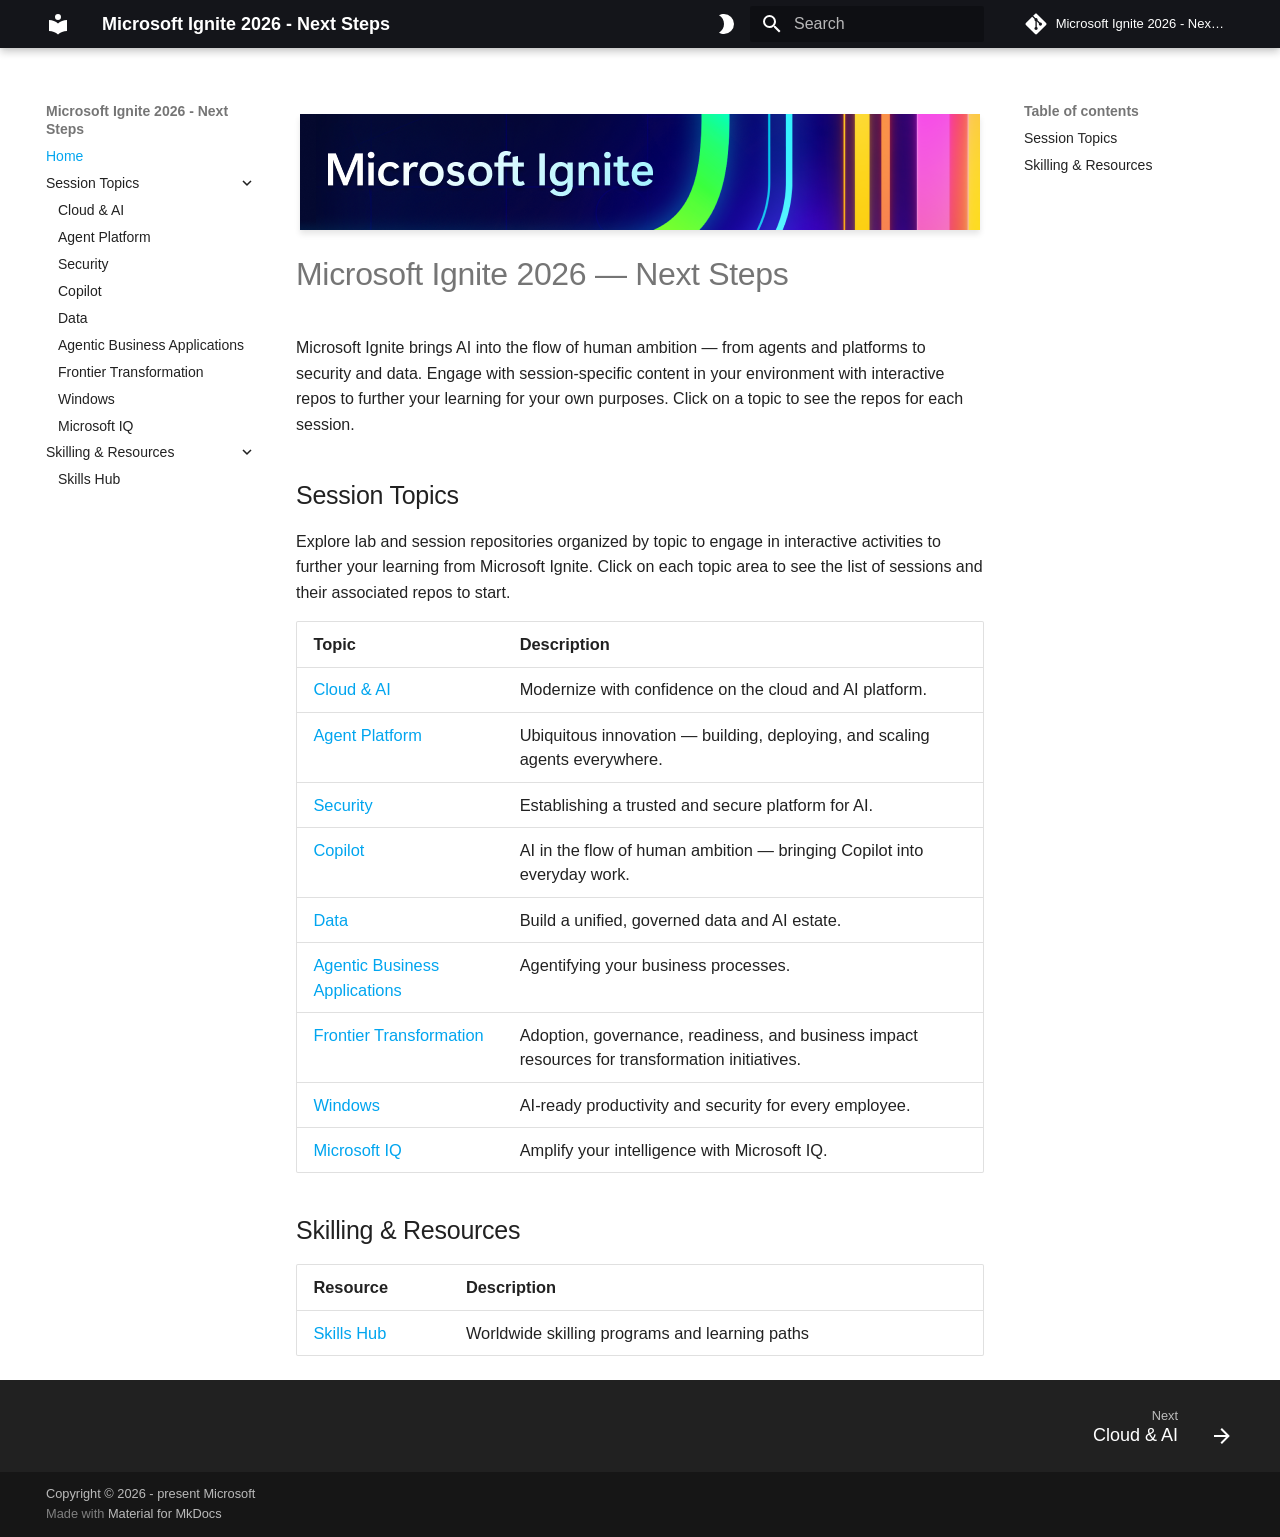
<file: index.html>
<!doctype html>
<html lang="en" class="no-js">
  <head>
    
      <meta charset="utf-8">
      <meta name="viewport" content="width=device-width,initial-scale=1">
      
        <meta name="description" content="Continue your learning journey after Microsoft Ignite 2026.">
      
      
        <meta name="author" content="Microsoft">
      
      
        <link rel="canonical" href="https://microsoft.github.io/ignite26-next-steps/">
      
      
      
        <link rel="next" href="cloud-ai/">
      
      
        
      
      
      <link rel="icon" href="assets/images/favicon.png">
      <meta name="generator" content="mkdocs-1.6.1, mkdocs-material-9.8.1">
    
    
      
        <title>Microsoft Ignite 2026 - Next Steps</title>
      
    
    
      <link rel="stylesheet" href="assets/stylesheets/main.57a0d79d.min.css">
      
        
        <link rel="stylesheet" href="assets/stylesheets/palette.fb2fffe2.min.css">
      
      


    
    
      
    
    
      
    
    
      <link rel="stylesheet" href="css/custom.css">
    
    <script>__md_scope=new URL(".",location),__md_hash=e=>[...e].reduce(((e,_)=>(e<<5)-e+_.charCodeAt(0)),0),__md_get=(e,_=localStorage,t=__md_scope)=>JSON.parse(_.getItem(t.pathname+"."+e)),__md_set=(e,_,t=localStorage,a=__md_scope)=>{try{t.setItem(a.pathname+"."+e,JSON.stringify(_))}catch(e){}}</script>
    
      

    
    
   <link href="assets/stylesheets/glightbox.min.css" rel="stylesheet"/><style>
    html.glightbox-open { overflow: initial; height: 100%; }
    .gslide-title { margin-top: 0px; user-select: text; }
    .gslide-desc { color: #666; user-select: text; }
    .gslide-image img { background: white; }
    .gscrollbar-fixer { padding-right: 15px; }
    .gdesc-inner { font-size: 0.75rem; }
    body[data-md-color-scheme="slate"] .gdesc-inner { background: var(--md-default-bg-color);}
    body[data-md-color-scheme="slate"] .gslide-title { color: var(--md-default-fg-color);}
    body[data-md-color-scheme="slate"] .gslide-desc { color: var(--md-default-fg-color);}</style> <script src="assets/javascripts/glightbox.min.js"></script></head>
  
  
    
    
      
    
    
    
    
    <body dir="ltr" data-md-color-scheme="default" data-md-color-primary="black" data-md-color-accent="indigo">
  
    
    <input class="md-toggle" data-md-toggle="drawer" type="checkbox" id="__drawer" autocomplete="off">
    <input class="md-toggle" data-md-toggle="search" type="checkbox" id="__search" autocomplete="off">
    <label class="md-overlay" for="__drawer"></label>
    <div data-md-component="skip">
      
        
        <a href="#microsoft-ignite-2026-next-steps" class="md-skip">
          Skip to content
        </a>
      
    </div>
    <div data-md-component="announce">
      
    </div>
    
    
      

  

<header class="md-header md-header--shadow md-header--lifted" data-md-component="header">
  <nav class="md-header__inner md-grid" aria-label="Header">
    <a href="." title="Microsoft Ignite 2026 - Next Steps" class="md-header__button md-logo" aria-label="Microsoft Ignite 2026 - Next Steps" data-md-component="logo">
      
  
  <svg xmlns="http://www.w3.org/2000/svg" viewBox="0 0 24 24"><path d="M12 8a3 3 0 0 0 3-3 3 3 0 0 0-3-3 3 3 0 0 0-3 3 3 3 0 0 0 3 3m0 3.54C9.64 9.35 6.5 8 3 8v11c3.5 0 6.64 1.35 9 3.54 2.36-2.19 5.5-3.54 9-3.54V8c-3.5 0-6.64 1.35-9 3.54"/></svg>

    </a>
    <label class="md-header__button md-icon" for="__drawer">
      
      <svg xmlns="http://www.w3.org/2000/svg" viewBox="0 0 24 24"><path d="M3 6h18v2H3zm0 5h18v2H3zm0 5h18v2H3z"/></svg>
    </label>
    <div class="md-header__title" data-md-component="header-title">
      <div class="md-header__ellipsis">
        <div class="md-header__topic">
          <span class="md-ellipsis">
            Microsoft Ignite 2026 - Next Steps
          </span>
        </div>
        <div class="md-header__topic" data-md-component="header-topic">
          <span class="md-ellipsis">
            
              Home
            
          </span>
        </div>
      </div>
    </div>
    
      
        <form class="md-header__option" data-md-component="palette">
  
    
    
    
    <input class="md-option" data-md-color-media="" data-md-color-scheme="default" data-md-color-primary="black" data-md-color-accent="indigo"  aria-label="Switch to dark mode"  type="radio" name="__palette" id="__palette_0">
    
      <label class="md-header__button md-icon" title="Switch to dark mode" for="__palette_1" hidden>
        <svg xmlns="http://www.w3.org/2000/svg" viewBox="0 0 24 24"><path d="M10 2c-1.82 0-3.53.5-5 1.35C8 5.08 10 8.3 10 12s-2 6.92-5 8.65C6.47 21.5 8.18 22 10 22a10 10 0 0 0 10-10A10 10 0 0 0 10 2"/></svg>
      </label>
    
  
    
    
    
    <input class="md-option" data-md-color-media="" data-md-color-scheme="slate" data-md-color-primary="black" data-md-color-accent="indigo"  aria-label="Switch to light mode"  type="radio" name="__palette" id="__palette_1">
    
      <label class="md-header__button md-icon" title="Switch to light mode" for="__palette_0" hidden>
        <svg xmlns="http://www.w3.org/2000/svg" viewBox="0 0 24 24"><path d="M12 8a4 4 0 0 0-4 4 4 4 0 0 0 4 4 4 4 0 0 0 4-4 4 4 0 0 0-4-4m0 10a6 6 0 0 1-6-6 6 6 0 0 1 6-6 6 6 0 0 1 6 6 6 6 0 0 1-6 6m8-9.31V4h-4.69L12 .69 8.69 4H4v4.69L.69 12 4 15.31V20h4.69L12 23.31 15.31 20H20v-4.69L23.31 12z"/></svg>
      </label>
    
  
</form>
      
    
    
      <script>var palette=__md_get("__palette");if(palette&&palette.color){if("(prefers-color-scheme)"===palette.color.media){var media=matchMedia("(prefers-color-scheme: light)"),input=document.querySelector(media.matches?"[data-md-color-media='(prefers-color-scheme: light)']":"[data-md-color-media='(prefers-color-scheme: dark)']");palette.color.media=input.getAttribute("data-md-color-media"),palette.color.scheme=input.getAttribute("data-md-color-scheme"),palette.color.primary=input.getAttribute("data-md-color-primary"),palette.color.accent=input.getAttribute("data-md-color-accent")}for(var[key,value]of Object.entries(palette.color))document.body.setAttribute("data-md-color-"+key,value)}</script>
    
    
    
      
      
        <label class="md-header__button md-icon" for="__search">
          
          <svg xmlns="http://www.w3.org/2000/svg" viewBox="0 0 24 24"><path d="M9.5 3A6.5 6.5 0 0 1 16 9.5c0 1.61-.59 3.09-1.56 4.23l.27.27h.79l5 5-1.5 1.5-5-5v-.79l-.27-.27A6.52 6.52 0 0 1 9.5 16 6.5 6.5 0 0 1 3 9.5 6.5 6.5 0 0 1 9.5 3m0 2C7 5 5 7 5 9.5S7 14 9.5 14 14 12 14 9.5 12 5 9.5 5"/></svg>
        </label>
        <div class="md-search" data-md-component="search" role="dialog">
  <label class="md-search__overlay" for="__search"></label>
  <div class="md-search__inner" role="search">
    <form class="md-search__form" name="search">
      <input type="text" class="md-search__input" name="query" aria-label="Search" placeholder="Search" autocapitalize="off" autocorrect="off" autocomplete="off" spellcheck="false" data-md-component="search-query" required>
      <label class="md-search__icon md-icon" for="__search">
        
        <svg xmlns="http://www.w3.org/2000/svg" viewBox="0 0 24 24"><path d="M9.5 3A6.5 6.5 0 0 1 16 9.5c0 1.61-.59 3.09-1.56 4.23l.27.27h.79l5 5-1.5 1.5-5-5v-.79l-.27-.27A6.52 6.52 0 0 1 9.5 16 6.5 6.5 0 0 1 3 9.5 6.5 6.5 0 0 1 9.5 3m0 2C7 5 5 7 5 9.5S7 14 9.5 14 14 12 14 9.5 12 5 9.5 5"/></svg>
        
        <svg xmlns="http://www.w3.org/2000/svg" viewBox="0 0 24 24"><path d="M20 11v2H8l5.5 5.5-1.42 1.42L4.16 12l7.92-7.92L13.5 5.5 8 11z"/></svg>
      </label>
      <nav class="md-search__options" aria-label="Search">
        
        <button type="reset" class="md-search__icon md-icon" title="Clear" aria-label="Clear" tabindex="-1">
          
          <svg xmlns="http://www.w3.org/2000/svg" viewBox="0 0 24 24"><path d="M19 6.41 17.59 5 12 10.59 6.41 5 5 6.41 10.59 12 5 17.59 6.41 19 12 13.41 17.59 19 19 17.59 13.41 12z"/></svg>
        </button>
      </nav>
      
    </form>
    <div class="md-search__output">
      <div class="md-search__scrollwrap" tabindex="0" data-md-scrollfix>
        <div class="md-search-result" data-md-component="search-result">
          <div class="md-search-result__meta">
            Initializing search
          </div>
          <ol class="md-search-result__list" role="presentation"></ol>
        </div>
      </div>
    </div>
  </div>
</div>
      
    
    
      <div class="md-header__source">
        <a href="https://github.com/microsoft/ignite26-next-steps" title="Go to repository" class="md-source" data-md-component="source">
  <div class="md-source__icon md-icon">
    
    <svg xmlns="http://www.w3.org/2000/svg" viewBox="0 0 448 512"><!--! Font Awesome Free 7.1.0 by @fontawesome - https://fontawesome.com License - https://fontawesome.com/license/free (Icons: CC BY 4.0, Fonts: SIL OFL 1.1, Code: MIT License) Copyright 2025 Fonticons, Inc.--><path d="M439.6 236.1 244 40.5c-5.4-5.5-12.8-8.5-20.4-8.5s-15 3-20.4 8.4L162.5 81l51.5 51.5c27.1-9.1 52.7 16.8 43.4 43.7l49.7 49.7c34.2-11.8 61.2 31 35.5 56.7-26.5 26.5-70.2-2.9-56-37.3L240.3 199v121.9c25.3 12.5 22.3 41.8 9.1 55-6.4 6.4-15.2 10.1-24.3 10.1s-17.8-3.6-24.3-10.1c-17.6-17.6-11.1-46.9 11.2-56v-123c-20.8-8.5-24.6-30.7-18.6-45L142.6 101 8.5 235.1C3 240.6 0 247.9 0 255.5s3 15 8.5 20.4l195.6 195.7c5.4 5.4 12.7 8.4 20.4 8.4s15-3 20.4-8.4l194.7-194.7c5.4-5.4 8.4-12.8 8.4-20.4s-3-15-8.4-20.4"/></svg>
  </div>
  <div class="md-source__repository">
    Microsoft Ignite 2026 - Next Steps
  </div>
</a>
      </div>
    
  </nav>
  
    
  
</header>
    
    <div class="md-container" data-md-component="container">
      
      
        
      
      <main class="md-main" data-md-component="main">
        <div class="md-main__inner md-grid">
          
            
              
              <div class="md-sidebar md-sidebar--primary" data-md-component="sidebar" data-md-type="navigation" >
                <div class="md-sidebar__scrollwrap">
                  <div class="md-sidebar__inner">
                    



<nav class="md-nav md-nav--primary" aria-label="Navigation" data-md-level="0">
  <label class="md-nav__title" for="__drawer">
    <a href="." title="Microsoft Ignite 2026 - Next Steps" class="md-nav__button md-logo" aria-label="Microsoft Ignite 2026 - Next Steps" data-md-component="logo">
      
  
  <svg xmlns="http://www.w3.org/2000/svg" viewBox="0 0 24 24"><path d="M12 8a3 3 0 0 0 3-3 3 3 0 0 0-3-3 3 3 0 0 0-3 3 3 3 0 0 0 3 3m0 3.54C9.64 9.35 6.5 8 3 8v11c3.5 0 6.64 1.35 9 3.54 2.36-2.19 5.5-3.54 9-3.54V8c-3.5 0-6.64 1.35-9 3.54"/></svg>

    </a>
    Microsoft Ignite 2026 - Next Steps
  </label>
  
    <div class="md-nav__source">
      <a href="https://github.com/microsoft/ignite26-next-steps" title="Go to repository" class="md-source" data-md-component="source">
  <div class="md-source__icon md-icon">
    
    <svg xmlns="http://www.w3.org/2000/svg" viewBox="0 0 448 512"><!--! Font Awesome Free 7.1.0 by @fontawesome - https://fontawesome.com License - https://fontawesome.com/license/free (Icons: CC BY 4.0, Fonts: SIL OFL 1.1, Code: MIT License) Copyright 2025 Fonticons, Inc.--><path d="M439.6 236.1 244 40.5c-5.4-5.5-12.8-8.5-20.4-8.5s-15 3-20.4 8.4L162.5 81l51.5 51.5c27.1-9.1 52.7 16.8 43.4 43.7l49.7 49.7c34.2-11.8 61.2 31 35.5 56.7-26.5 26.5-70.2-2.9-56-37.3L240.3 199v121.9c25.3 12.5 22.3 41.8 9.1 55-6.4 6.4-15.2 10.1-24.3 10.1s-17.8-3.6-24.3-10.1c-17.6-17.6-11.1-46.9 11.2-56v-123c-20.8-8.5-24.6-30.7-18.6-45L142.6 101 8.5 235.1C3 240.6 0 247.9 0 255.5s3 15 8.5 20.4l195.6 195.7c5.4 5.4 12.7 8.4 20.4 8.4s15-3 20.4-8.4l194.7-194.7c5.4-5.4 8.4-12.8 8.4-20.4s-3-15-8.4-20.4"/></svg>
  </div>
  <div class="md-source__repository">
    Microsoft Ignite 2026 - Next Steps
  </div>
</a>
    </div>
  
  <ul class="md-nav__list" data-md-scrollfix>
    
      
      
  
  
    
  
  
  
    <li class="md-nav__item md-nav__item--active">
      
      <input class="md-nav__toggle md-toggle" type="checkbox" id="__toc">
      
      
        
      
      
        <label class="md-nav__link md-nav__link--active" for="__toc">
          
  
  
  <span class="md-ellipsis">
    
  
    Home
  

    
  </span>
  
  

          <span class="md-nav__icon md-icon"></span>
        </label>
      
      <a href="." class="md-nav__link md-nav__link--active">
        
  
  
  <span class="md-ellipsis">
    
  
    Home
  

    
  </span>
  
  

      </a>
      
        

<nav class="md-nav md-nav--secondary" aria-label="Table of contents">
  
  
  
    
  
  
    <label class="md-nav__title" for="__toc">
      <span class="md-nav__icon md-icon"></span>
      Table of contents
    </label>
    <ul class="md-nav__list" data-md-component="toc" data-md-scrollfix>
      
        <li class="md-nav__item">
  <a href="#session-topics" class="md-nav__link">
    <span class="md-ellipsis">
      
        Session Topics
      
    </span>
  </a>
  
</li>
      
        <li class="md-nav__item">
  <a href="#skilling-resources" class="md-nav__link">
    <span class="md-ellipsis">
      
        Skilling &amp; Resources
      
    </span>
  </a>
  
</li>
      
    </ul>
  
</nav>
      
    </li>
  

    
      
      
  
  
  
  
    
    
    
    
    
    <li class="md-nav__item md-nav__item--nested">
      
        
        
          
        
        <input class="md-nav__toggle md-toggle md-toggle--indeterminate" type="checkbox" id="__nav_2" >
        
          
          <label class="md-nav__link" for="__nav_2" id="__nav_2_label" tabindex="0">
            
  
  
  <span class="md-ellipsis">
    
  
    Session Topics
  

    
  </span>
  
  

            <span class="md-nav__icon md-icon"></span>
          </label>
        
        <nav class="md-nav" data-md-level="1" aria-labelledby="__nav_2_label" aria-expanded="false">
          <label class="md-nav__title" for="__nav_2">
            <span class="md-nav__icon md-icon"></span>
            
  
    Session Topics
  

          </label>
          <ul class="md-nav__list" data-md-scrollfix>
            
              
                
  
  
  
  
    <li class="md-nav__item">
      <a href="cloud-ai/" class="md-nav__link">
        
  
  
  <span class="md-ellipsis">
    
  
    Cloud & AI
  

    
  </span>
  
  

      </a>
    </li>
  

              
            
              
                
  
  
  
  
    <li class="md-nav__item">
      <a href="agent-platform/" class="md-nav__link">
        
  
  
  <span class="md-ellipsis">
    
  
    Agent Platform
  

    
  </span>
  
  

      </a>
    </li>
  

              
            
              
                
  
  
  
  
    <li class="md-nav__item">
      <a href="security/" class="md-nav__link">
        
  
  
  <span class="md-ellipsis">
    
  
    Security
  

    
  </span>
  
  

      </a>
    </li>
  

              
            
              
                
  
  
  
  
    <li class="md-nav__item">
      <a href="copilot/" class="md-nav__link">
        
  
  
  <span class="md-ellipsis">
    
  
    Copilot
  

    
  </span>
  
  

      </a>
    </li>
  

              
            
              
                
  
  
  
  
    <li class="md-nav__item">
      <a href="data/" class="md-nav__link">
        
  
  
  <span class="md-ellipsis">
    
  
    Data
  

    
  </span>
  
  

      </a>
    </li>
  

              
            
              
                
  
  
  
  
    <li class="md-nav__item">
      <a href="agentic-business-applications/" class="md-nav__link">
        
  
  
  <span class="md-ellipsis">
    
  
    Agentic Business Applications
  

    
  </span>
  
  

      </a>
    </li>
  

              
            
              
                
  
  
  
  
    <li class="md-nav__item">
      <a href="frontier-transformation/" class="md-nav__link">
        
  
  
  <span class="md-ellipsis">
    
  
    Frontier Transformation
  

    
  </span>
  
  

      </a>
    </li>
  

              
            
              
                
  
  
  
  
    <li class="md-nav__item">
      <a href="windows/" class="md-nav__link">
        
  
  
  <span class="md-ellipsis">
    
  
    Windows
  

    
  </span>
  
  

      </a>
    </li>
  

              
            
              
                
  
  
  
  
    <li class="md-nav__item">
      <a href="microsoft-iq/" class="md-nav__link">
        
  
  
  <span class="md-ellipsis">
    
  
    Microsoft IQ
  

    
  </span>
  
  

      </a>
    </li>
  

              
            
          </ul>
        </nav>
      
    </li>
  

    
      
      
  
  
  
  
    
    
    
    
    
    <li class="md-nav__item md-nav__item--nested">
      
        
        
          
        
        <input class="md-nav__toggle md-toggle md-toggle--indeterminate" type="checkbox" id="__nav_3" >
        
          
          <label class="md-nav__link" for="__nav_3" id="__nav_3_label" tabindex="0">
            
  
  
  <span class="md-ellipsis">
    
  
    Skilling & Resources
  

    
  </span>
  
  

            <span class="md-nav__icon md-icon"></span>
          </label>
        
        <nav class="md-nav" data-md-level="1" aria-labelledby="__nav_3_label" aria-expanded="false">
          <label class="md-nav__title" for="__nav_3">
            <span class="md-nav__icon md-icon"></span>
            
  
    Skilling & Resources
  

          </label>
          <ul class="md-nav__list" data-md-scrollfix>
            
              
                
  
  
  
  
    <li class="md-nav__item">
      <a href="skills-hub/" class="md-nav__link">
        
  
  
  <span class="md-ellipsis">
    
  
    Skills Hub
  

    
  </span>
  
  

      </a>
    </li>
  

              
            
          </ul>
        </nav>
      
    </li>
  

    
  </ul>
</nav>
                  </div>
                </div>
              </div>
            
            
              
              <div class="md-sidebar md-sidebar--secondary" data-md-component="sidebar" data-md-type="toc" >
                <div class="md-sidebar__scrollwrap">
                  <div class="md-sidebar__inner">
                    

<nav class="md-nav md-nav--secondary" aria-label="Table of contents">
  
  
  
    
  
  
    <label class="md-nav__title" for="__toc">
      <span class="md-nav__icon md-icon"></span>
      Table of contents
    </label>
    <ul class="md-nav__list" data-md-component="toc" data-md-scrollfix>
      
        <li class="md-nav__item">
  <a href="#session-topics" class="md-nav__link">
    <span class="md-ellipsis">
      
        Session Topics
      
    </span>
  </a>
  
</li>
      
        <li class="md-nav__item">
  <a href="#skilling-resources" class="md-nav__link">
    <span class="md-ellipsis">
      
        Skilling &amp; Resources
      
    </span>
  </a>
  
</li>
      
    </ul>
  
</nav>
                  </div>
                </div>
              </div>
            
          
          
            <div class="md-content" data-md-component="content">
              
              <article class="md-content__inner md-typeset">
                
                  


  
  


<p align="center">
<a class="glightbox" href="img/banner-ignite-26.png" data-type="image" data-width="auto" data-height="auto" data-desc-position="bottom"><img src="img/banner-ignite-26.png" alt="Microsoft Ignite 2026" width="680"/></a>
</p>

<h1 id="microsoft-ignite-2026-next-steps">Microsoft Ignite 2026 — Next Steps<a class="headerlink" href="#microsoft-ignite-2026-next-steps" title="Permanent link">&para;</a></h1>
<p>Microsoft Ignite brings AI into the flow of human ambition — from agents and platforms to security and data. Engage with session-specific content in your environment with interactive repos to further your learning for your own purposes. Click on a topic to see the repos for each session.</p>
<h2 id="session-topics">Session Topics<a class="headerlink" href="#session-topics" title="Permanent link">&para;</a></h2>
<p>Explore lab and session repositories organized by topic to engage in interactive activities to further your learning from Microsoft Ignite. Click on each topic area to see the list of sessions and their associated repos to start.</p>
<table>
<thead>
<tr>
<th>Topic</th>
<th>Description</th>
</tr>
</thead>
<tbody>
<tr>
<td><a href="cloud-ai/">Cloud &amp; AI</a></td>
<td>Modernize with confidence on the cloud and AI platform.</td>
</tr>
<tr>
<td><a href="agent-platform/">Agent Platform</a></td>
<td>Ubiquitous innovation — building, deploying, and scaling agents everywhere.</td>
</tr>
<tr>
<td><a href="security/">Security</a></td>
<td>Establishing a trusted and secure platform for AI.</td>
</tr>
<tr>
<td><a href="copilot/">Copilot</a></td>
<td>AI in the flow of human ambition — bringing Copilot into everyday work.</td>
</tr>
<tr>
<td><a href="data/">Data</a></td>
<td>Build a unified, governed data and AI estate.</td>
</tr>
<tr>
<td><a href="agentic-business-applications/">Agentic Business Applications</a></td>
<td>Agentifying your business processes.</td>
</tr>
<tr>
<td><a href="frontier-transformation/">Frontier Transformation</a></td>
<td>Adoption, governance, readiness, and business impact resources for transformation initiatives.</td>
</tr>
<tr>
<td><a href="windows/">Windows</a></td>
<td>AI-ready productivity and security for every employee.</td>
</tr>
<tr>
<td><a href="microsoft-iq/">Microsoft IQ</a></td>
<td>Amplify your intelligence with Microsoft IQ.</td>
</tr>
</tbody>
</table>
<h2 id="skilling-resources">Skilling &amp; Resources<a class="headerlink" href="#skilling-resources" title="Permanent link">&para;</a></h2>
<table>
<thead>
<tr>
<th>Resource</th>
<th>Description</th>
</tr>
</thead>
<tbody>
<tr>
<td><a href="skills-hub/">Skills Hub</a></td>
<td>Worldwide skilling programs and learning paths</td>
</tr>
</tbody>
</table>












                
              </article>
            </div>
          
          
  <script>var tabs=__md_get("__tabs");if(Array.isArray(tabs))e:for(var set of document.querySelectorAll(".tabbed-set")){var labels=set.querySelector(".tabbed-labels");for(var tab of tabs)for(var label of labels.getElementsByTagName("label"))if(label.innerText.trim()===tab){var input=document.getElementById(label.htmlFor);input.checked=!0;continue e}}</script>

<script>var target=document.getElementById(location.hash.slice(1));target&&target.name&&(target.checked=target.name.startsWith("__tabbed_"))</script>
        </div>
        
      </main>
      
        <footer class="md-footer">
  
    
      
      <nav class="md-footer__inner md-grid" aria-label="Footer" >
        
        
          
          <a href="cloud-ai/" class="md-footer__link md-footer__link--next" aria-label="Next: Cloud &amp; AI">
            <div class="md-footer__title">
              <span class="md-footer__direction">
                Next
              </span>
              <div class="md-ellipsis">
                Cloud & AI
              </div>
            </div>
            <div class="md-footer__button md-icon">
              
              <svg xmlns="http://www.w3.org/2000/svg" viewBox="0 0 24 24"><path d="M4 11v2h12l-5.5 5.5 1.42 1.42L19.84 12l-7.92-7.92L10.5 5.5 16 11z"/></svg>
            </div>
          </a>
        
      </nav>
    
  
  <div class="md-footer-meta md-typeset">
    <div class="md-footer-meta__inner md-grid">
      <div class="md-copyright">
  
    <div class="md-copyright__highlight">
      Copyright &copy; 2026 - present Microsoft

    </div>
  
  
    Made with
    <a href="https://squidfunk.github.io/mkdocs-material/" target="_blank" rel="noopener">
      Material for MkDocs
    </a>
  
</div>
      
    </div>
  </div>
</footer>
      
    </div>
    <div class="md-dialog" data-md-component="dialog">
      <div class="md-dialog__inner md-typeset"></div>
    </div>
    
    
    
      
      
      <script id="__config" type="application/json">{"annotate": null, "base": ".", "features": ["navigation.footer", "content.code.copy", "navigation.tabs.sticky", "content.tabs.link", "navigation.expand"], "search": "assets/javascripts/workers/search.a7633da7.min.js", "tags": null, "translations": {"clipboard.copied": "Copied to clipboard", "clipboard.copy": "Copy to clipboard", "search.result.more.one": "1 more on this page", "search.result.more.other": "# more on this page", "search.result.none": "No matching documents", "search.result.one": "1 matching document", "search.result.other": "# matching documents", "search.result.placeholder": "Type to start searching", "search.result.term.missing": "Missing", "select.version": "Select version"}, "version": null}</script>
    
    
      <script src="assets/javascripts/bundle.a5f9d56c.min.js"></script>
      
    
  <script id="init-glightbox">const lightbox = GLightbox({"touchNavigation": true, "loop": false, "zoomable": true, "draggable": true, "openEffect": "zoom", "closeEffect": "zoom", "slideEffect": "slide"});
document$.subscribe(() => { lightbox.reload() });
</script></body>
</html>
</file>
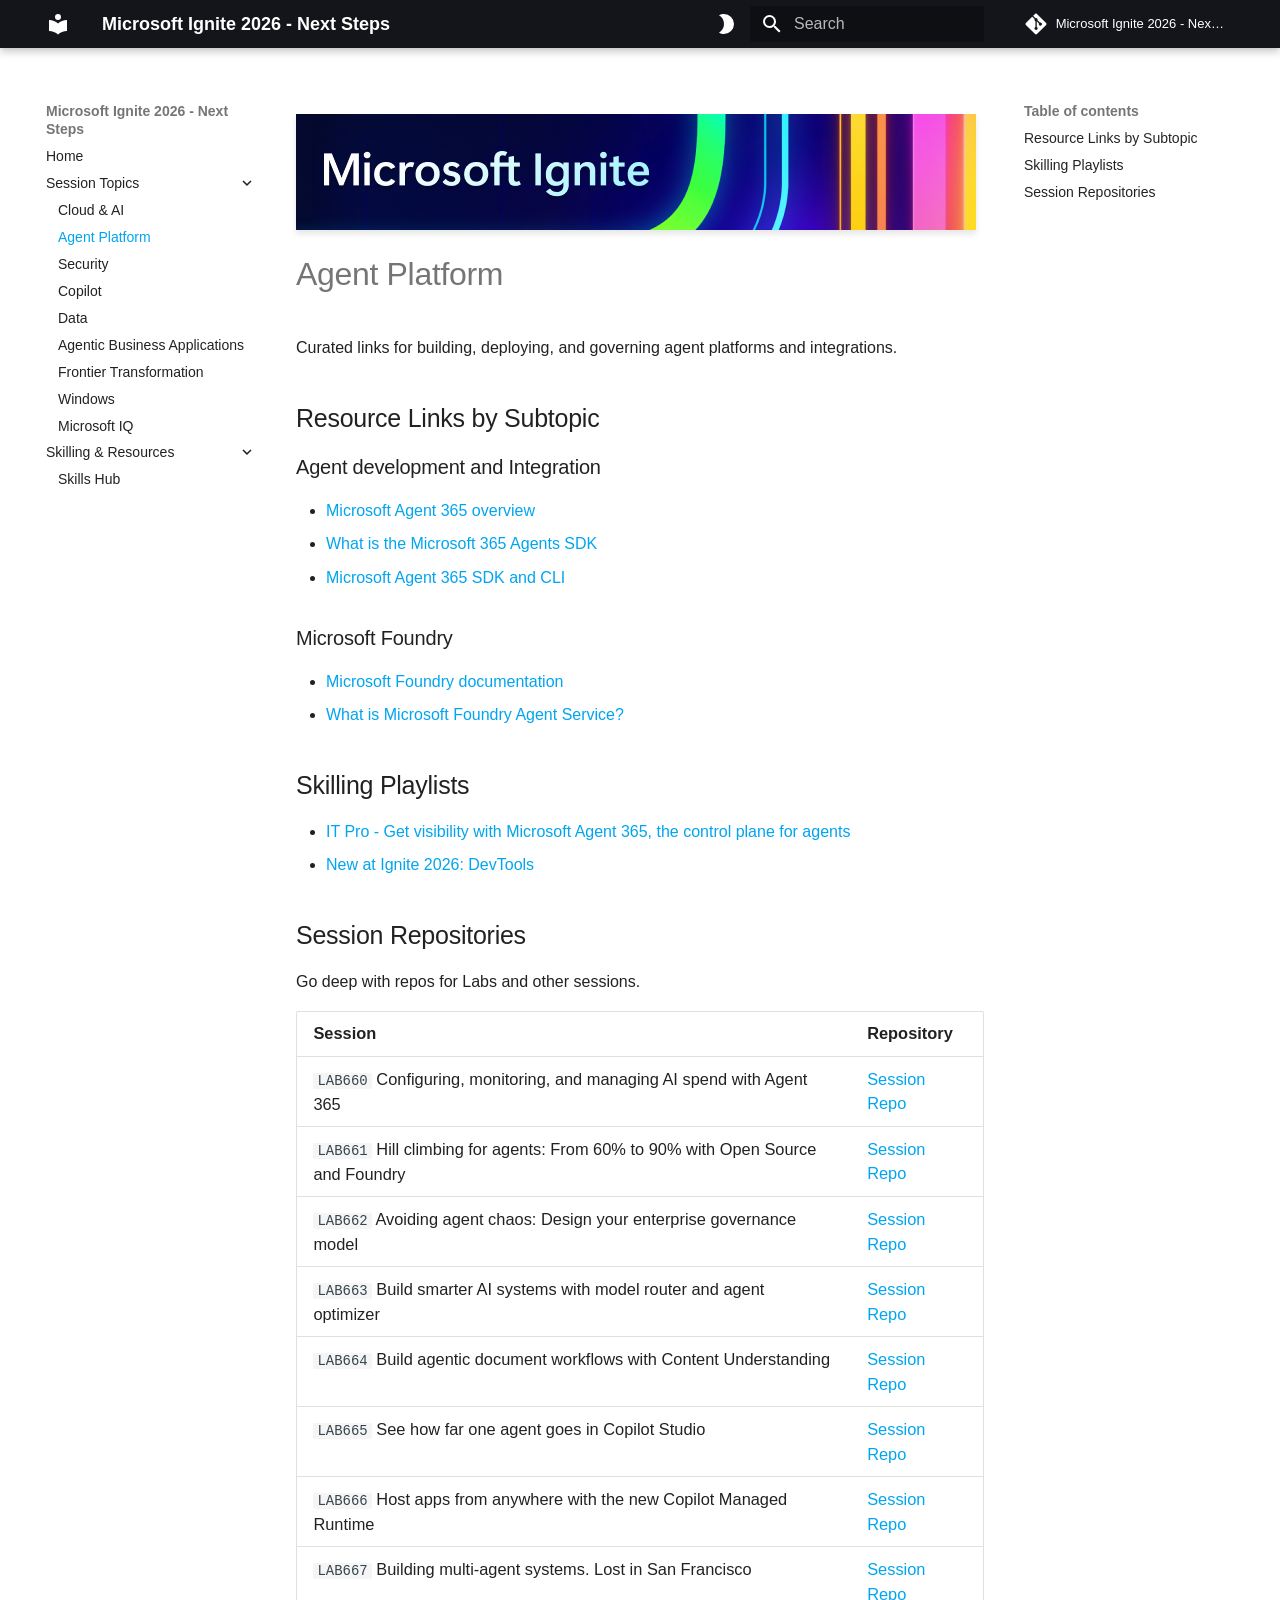
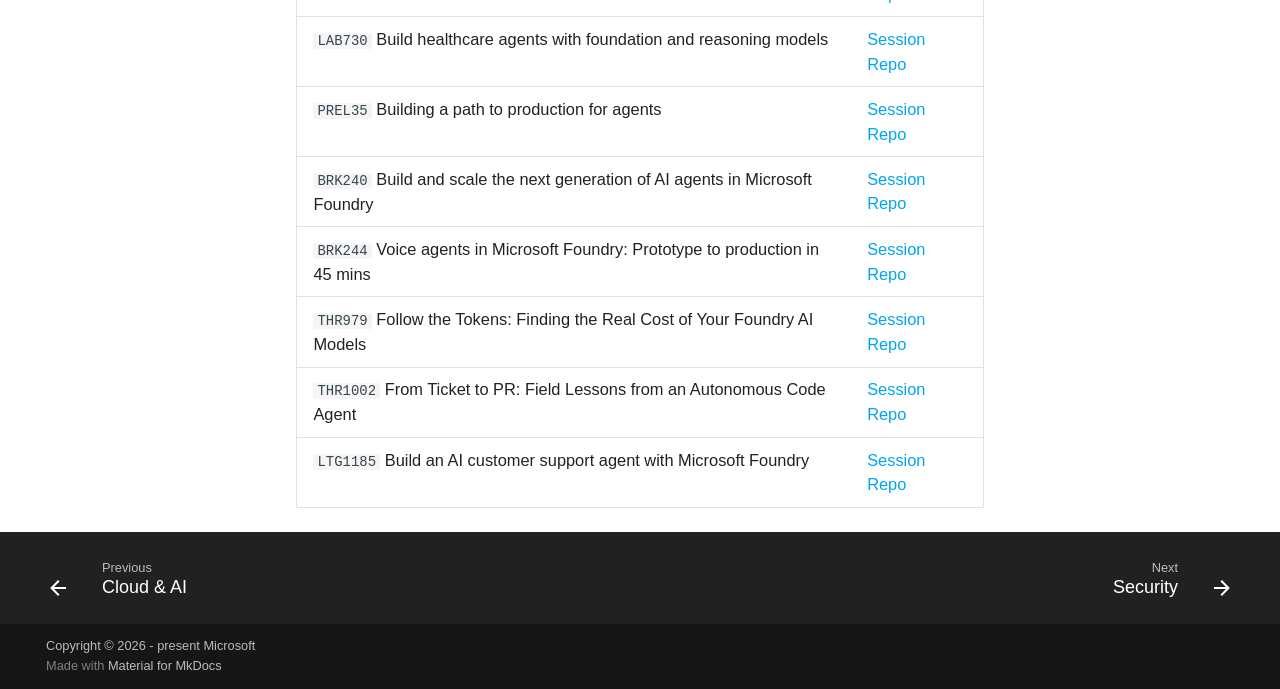
<file: agent-platform/index.html>
<!doctype html>
<html lang="en" class="no-js">
  <head>
    
      <meta charset="utf-8">
      <meta name="viewport" content="width=device-width,initial-scale=1">
      
        <meta name="description" content="Continue your learning journey after Microsoft Ignite 2026.">
      
      
        <meta name="author" content="Microsoft">
      
      
        <link rel="canonical" href="https://microsoft.github.io/ignite26-next-steps/agent-platform/">
      
      
        <link rel="prev" href="../cloud-ai/">
      
      
        <link rel="next" href="../security/">
      
      
        
      
      
      <link rel="icon" href="../assets/images/favicon.png">
      <meta name="generator" content="mkdocs-1.6.1, mkdocs-material-9.8.1">
    
    
      
        <title>Agent Platform - Microsoft Ignite 2026 - Next Steps</title>
      
    
    
      <link rel="stylesheet" href="../assets/stylesheets/main.57a0d79d.min.css">
      
        
        <link rel="stylesheet" href="../assets/stylesheets/palette.fb2fffe2.min.css">
      
      


    
    
      
    
    
      
    
    
      <link rel="stylesheet" href="../css/custom.css">
    
    <script>__md_scope=new URL("..",location),__md_hash=e=>[...e].reduce(((e,_)=>(e<<5)-e+_.charCodeAt(0)),0),__md_get=(e,_=localStorage,t=__md_scope)=>JSON.parse(_.getItem(t.pathname+"."+e)),__md_set=(e,_,t=localStorage,a=__md_scope)=>{try{t.setItem(a.pathname+"."+e,JSON.stringify(_))}catch(e){}}</script>
    
      

    
    
   <link href="../assets/stylesheets/glightbox.min.css" rel="stylesheet"/><style>
    html.glightbox-open { overflow: initial; height: 100%; }
    .gslide-title { margin-top: 0px; user-select: text; }
    .gslide-desc { color: #666; user-select: text; }
    .gslide-image img { background: white; }
    .gscrollbar-fixer { padding-right: 15px; }
    .gdesc-inner { font-size: 0.75rem; }
    body[data-md-color-scheme="slate"] .gdesc-inner { background: var(--md-default-bg-color);}
    body[data-md-color-scheme="slate"] .gslide-title { color: var(--md-default-fg-color);}
    body[data-md-color-scheme="slate"] .gslide-desc { color: var(--md-default-fg-color);}</style> <script src="../assets/javascripts/glightbox.min.js"></script></head>
  
  
    
    
      
    
    
    
    
    <body dir="ltr" data-md-color-scheme="default" data-md-color-primary="black" data-md-color-accent="indigo">
  
    
    <input class="md-toggle" data-md-toggle="drawer" type="checkbox" id="__drawer" autocomplete="off">
    <input class="md-toggle" data-md-toggle="search" type="checkbox" id="__search" autocomplete="off">
    <label class="md-overlay" for="__drawer"></label>
    <div data-md-component="skip">
      
        
        <a href="#agent-platform" class="md-skip">
          Skip to content
        </a>
      
    </div>
    <div data-md-component="announce">
      
    </div>
    
    
      

  

<header class="md-header md-header--shadow md-header--lifted" data-md-component="header">
  <nav class="md-header__inner md-grid" aria-label="Header">
    <a href=".." title="Microsoft Ignite 2026 - Next Steps" class="md-header__button md-logo" aria-label="Microsoft Ignite 2026 - Next Steps" data-md-component="logo">
      
  
  <svg xmlns="http://www.w3.org/2000/svg" viewBox="0 0 24 24"><path d="M12 8a3 3 0 0 0 3-3 3 3 0 0 0-3-3 3 3 0 0 0-3 3 3 3 0 0 0 3 3m0 3.54C9.64 9.35 6.5 8 3 8v11c3.5 0 6.64 1.35 9 3.54 2.36-2.19 5.5-3.54 9-3.54V8c-3.5 0-6.64 1.35-9 3.54"/></svg>

    </a>
    <label class="md-header__button md-icon" for="__drawer">
      
      <svg xmlns="http://www.w3.org/2000/svg" viewBox="0 0 24 24"><path d="M3 6h18v2H3zm0 5h18v2H3zm0 5h18v2H3z"/></svg>
    </label>
    <div class="md-header__title" data-md-component="header-title">
      <div class="md-header__ellipsis">
        <div class="md-header__topic">
          <span class="md-ellipsis">
            Microsoft Ignite 2026 - Next Steps
          </span>
        </div>
        <div class="md-header__topic" data-md-component="header-topic">
          <span class="md-ellipsis">
            
              Agent Platform
            
          </span>
        </div>
      </div>
    </div>
    
      
        <form class="md-header__option" data-md-component="palette">
  
    
    
    
    <input class="md-option" data-md-color-media="" data-md-color-scheme="default" data-md-color-primary="black" data-md-color-accent="indigo"  aria-label="Switch to dark mode"  type="radio" name="__palette" id="__palette_0">
    
      <label class="md-header__button md-icon" title="Switch to dark mode" for="__palette_1" hidden>
        <svg xmlns="http://www.w3.org/2000/svg" viewBox="0 0 24 24"><path d="M10 2c-1.82 0-3.53.5-5 1.35C8 5.08 10 8.3 10 12s-2 6.92-5 8.65C6.47 21.5 8.18 22 10 22a10 10 0 0 0 10-10A10 10 0 0 0 10 2"/></svg>
      </label>
    
  
    
    
    
    <input class="md-option" data-md-color-media="" data-md-color-scheme="slate" data-md-color-primary="black" data-md-color-accent="indigo"  aria-label="Switch to light mode"  type="radio" name="__palette" id="__palette_1">
    
      <label class="md-header__button md-icon" title="Switch to light mode" for="__palette_0" hidden>
        <svg xmlns="http://www.w3.org/2000/svg" viewBox="0 0 24 24"><path d="M12 8a4 4 0 0 0-4 4 4 4 0 0 0 4 4 4 4 0 0 0 4-4 4 4 0 0 0-4-4m0 10a6 6 0 0 1-6-6 6 6 0 0 1 6-6 6 6 0 0 1 6 6 6 6 0 0 1-6 6m8-9.31V4h-4.69L12 .69 8.69 4H4v4.69L.69 12 4 15.31V20h4.69L12 23.31 15.31 20H20v-4.69L23.31 12z"/></svg>
      </label>
    
  
</form>
      
    
    
      <script>var palette=__md_get("__palette");if(palette&&palette.color){if("(prefers-color-scheme)"===palette.color.media){var media=matchMedia("(prefers-color-scheme: light)"),input=document.querySelector(media.matches?"[data-md-color-media='(prefers-color-scheme: light)']":"[data-md-color-media='(prefers-color-scheme: dark)']");palette.color.media=input.getAttribute("data-md-color-media"),palette.color.scheme=input.getAttribute("data-md-color-scheme"),palette.color.primary=input.getAttribute("data-md-color-primary"),palette.color.accent=input.getAttribute("data-md-color-accent")}for(var[key,value]of Object.entries(palette.color))document.body.setAttribute("data-md-color-"+key,value)}</script>
    
    
    
      
      
        <label class="md-header__button md-icon" for="__search">
          
          <svg xmlns="http://www.w3.org/2000/svg" viewBox="0 0 24 24"><path d="M9.5 3A6.5 6.5 0 0 1 16 9.5c0 1.61-.59 3.09-1.56 4.23l.27.27h.79l5 5-1.5 1.5-5-5v-.79l-.27-.27A6.52 6.52 0 0 1 9.5 16 6.5 6.5 0 0 1 3 9.5 6.5 6.5 0 0 1 9.5 3m0 2C7 5 5 7 5 9.5S7 14 9.5 14 14 12 14 9.5 12 5 9.5 5"/></svg>
        </label>
        <div class="md-search" data-md-component="search" role="dialog">
  <label class="md-search__overlay" for="__search"></label>
  <div class="md-search__inner" role="search">
    <form class="md-search__form" name="search">
      <input type="text" class="md-search__input" name="query" aria-label="Search" placeholder="Search" autocapitalize="off" autocorrect="off" autocomplete="off" spellcheck="false" data-md-component="search-query" required>
      <label class="md-search__icon md-icon" for="__search">
        
        <svg xmlns="http://www.w3.org/2000/svg" viewBox="0 0 24 24"><path d="M9.5 3A6.5 6.5 0 0 1 16 9.5c0 1.61-.59 3.09-1.56 4.23l.27.27h.79l5 5-1.5 1.5-5-5v-.79l-.27-.27A6.52 6.52 0 0 1 9.5 16 6.5 6.5 0 0 1 3 9.5 6.5 6.5 0 0 1 9.5 3m0 2C7 5 5 7 5 9.5S7 14 9.5 14 14 12 14 9.5 12 5 9.5 5"/></svg>
        
        <svg xmlns="http://www.w3.org/2000/svg" viewBox="0 0 24 24"><path d="M20 11v2H8l5.5 5.5-1.42 1.42L4.16 12l7.92-7.92L13.5 5.5 8 11z"/></svg>
      </label>
      <nav class="md-search__options" aria-label="Search">
        
        <button type="reset" class="md-search__icon md-icon" title="Clear" aria-label="Clear" tabindex="-1">
          
          <svg xmlns="http://www.w3.org/2000/svg" viewBox="0 0 24 24"><path d="M19 6.41 17.59 5 12 10.59 6.41 5 5 6.41 10.59 12 5 17.59 6.41 19 12 13.41 17.59 19 19 17.59 13.41 12z"/></svg>
        </button>
      </nav>
      
    </form>
    <div class="md-search__output">
      <div class="md-search__scrollwrap" tabindex="0" data-md-scrollfix>
        <div class="md-search-result" data-md-component="search-result">
          <div class="md-search-result__meta">
            Initializing search
          </div>
          <ol class="md-search-result__list" role="presentation"></ol>
        </div>
      </div>
    </div>
  </div>
</div>
      
    
    
      <div class="md-header__source">
        <a href="https://github.com/microsoft/ignite26-next-steps" title="Go to repository" class="md-source" data-md-component="source">
  <div class="md-source__icon md-icon">
    
    <svg xmlns="http://www.w3.org/2000/svg" viewBox="0 0 448 512"><!--! Font Awesome Free 7.1.0 by @fontawesome - https://fontawesome.com License - https://fontawesome.com/license/free (Icons: CC BY 4.0, Fonts: SIL OFL 1.1, Code: MIT License) Copyright 2025 Fonticons, Inc.--><path d="M439.6 236.1 244 40.5c-5.4-5.5-12.8-8.5-20.4-8.5s-15 3-20.4 8.4L162.5 81l51.5 51.5c27.1-9.1 52.7 16.8 43.4 43.7l49.7 49.7c34.2-11.8 61.2 31 35.5 56.7-26.5 26.5-70.2-2.9-56-37.3L240.3 199v121.9c25.3 12.5 22.3 41.8 9.1 55-6.4 6.4-15.2 10.1-24.3 10.1s-17.8-3.6-24.3-10.1c-17.6-17.6-11.1-46.9 11.2-56v-123c-20.8-8.5-24.6-30.7-18.6-45L142.6 101 8.5 235.1C3 240.6 0 247.9 0 255.5s3 15 8.5 20.4l195.6 195.7c5.4 5.4 12.7 8.4 20.4 8.4s15-3 20.4-8.4l194.7-194.7c5.4-5.4 8.4-12.8 8.4-20.4s-3-15-8.4-20.4"/></svg>
  </div>
  <div class="md-source__repository">
    Microsoft Ignite 2026 - Next Steps
  </div>
</a>
      </div>
    
  </nav>
  
    
  
</header>
    
    <div class="md-container" data-md-component="container">
      
      
        
      
      <main class="md-main" data-md-component="main">
        <div class="md-main__inner md-grid">
          
            
              
              <div class="md-sidebar md-sidebar--primary" data-md-component="sidebar" data-md-type="navigation" >
                <div class="md-sidebar__scrollwrap">
                  <div class="md-sidebar__inner">
                    



<nav class="md-nav md-nav--primary" aria-label="Navigation" data-md-level="0">
  <label class="md-nav__title" for="__drawer">
    <a href=".." title="Microsoft Ignite 2026 - Next Steps" class="md-nav__button md-logo" aria-label="Microsoft Ignite 2026 - Next Steps" data-md-component="logo">
      
  
  <svg xmlns="http://www.w3.org/2000/svg" viewBox="0 0 24 24"><path d="M12 8a3 3 0 0 0 3-3 3 3 0 0 0-3-3 3 3 0 0 0-3 3 3 3 0 0 0 3 3m0 3.54C9.64 9.35 6.5 8 3 8v11c3.5 0 6.64 1.35 9 3.54 2.36-2.19 5.5-3.54 9-3.54V8c-3.5 0-6.64 1.35-9 3.54"/></svg>

    </a>
    Microsoft Ignite 2026 - Next Steps
  </label>
  
    <div class="md-nav__source">
      <a href="https://github.com/microsoft/ignite26-next-steps" title="Go to repository" class="md-source" data-md-component="source">
  <div class="md-source__icon md-icon">
    
    <svg xmlns="http://www.w3.org/2000/svg" viewBox="0 0 448 512"><!--! Font Awesome Free 7.1.0 by @fontawesome - https://fontawesome.com License - https://fontawesome.com/license/free (Icons: CC BY 4.0, Fonts: SIL OFL 1.1, Code: MIT License) Copyright 2025 Fonticons, Inc.--><path d="M439.6 236.1 244 40.5c-5.4-5.5-12.8-8.5-20.4-8.5s-15 3-20.4 8.4L162.5 81l51.5 51.5c27.1-9.1 52.7 16.8 43.4 43.7l49.7 49.7c34.2-11.8 61.2 31 35.5 56.7-26.5 26.5-70.2-2.9-56-37.3L240.3 199v121.9c25.3 12.5 22.3 41.8 9.1 55-6.4 6.4-15.2 10.1-24.3 10.1s-17.8-3.6-24.3-10.1c-17.6-17.6-11.1-46.9 11.2-56v-123c-20.8-8.5-24.6-30.7-18.6-45L142.6 101 8.5 235.1C3 240.6 0 247.9 0 255.5s3 15 8.5 20.4l195.6 195.7c5.4 5.4 12.7 8.4 20.4 8.4s15-3 20.4-8.4l194.7-194.7c5.4-5.4 8.4-12.8 8.4-20.4s-3-15-8.4-20.4"/></svg>
  </div>
  <div class="md-source__repository">
    Microsoft Ignite 2026 - Next Steps
  </div>
</a>
    </div>
  
  <ul class="md-nav__list" data-md-scrollfix>
    
      
      
  
  
  
  
    <li class="md-nav__item">
      <a href=".." class="md-nav__link">
        
  
  
  <span class="md-ellipsis">
    
  
    Home
  

    
  </span>
  
  

      </a>
    </li>
  

    
      
      
  
  
    
  
  
  
    
    
    
    
    
    <li class="md-nav__item md-nav__item--active md-nav__item--nested">
      
        
        
        <input class="md-nav__toggle md-toggle " type="checkbox" id="__nav_2" checked>
        
          
          <label class="md-nav__link" for="__nav_2" id="__nav_2_label" tabindex="0">
            
  
  
  <span class="md-ellipsis">
    
  
    Session Topics
  

    
  </span>
  
  

            <span class="md-nav__icon md-icon"></span>
          </label>
        
        <nav class="md-nav" data-md-level="1" aria-labelledby="__nav_2_label" aria-expanded="true">
          <label class="md-nav__title" for="__nav_2">
            <span class="md-nav__icon md-icon"></span>
            
  
    Session Topics
  

          </label>
          <ul class="md-nav__list" data-md-scrollfix>
            
              
                
  
  
  
  
    <li class="md-nav__item">
      <a href="../cloud-ai/" class="md-nav__link">
        
  
  
  <span class="md-ellipsis">
    
  
    Cloud & AI
  

    
  </span>
  
  

      </a>
    </li>
  

              
            
              
                
  
  
    
  
  
  
    <li class="md-nav__item md-nav__item--active">
      
      <input class="md-nav__toggle md-toggle" type="checkbox" id="__toc">
      
      
        
      
      
        <label class="md-nav__link md-nav__link--active" for="__toc">
          
  
  
  <span class="md-ellipsis">
    
  
    Agent Platform
  

    
  </span>
  
  

          <span class="md-nav__icon md-icon"></span>
        </label>
      
      <a href="./" class="md-nav__link md-nav__link--active">
        
  
  
  <span class="md-ellipsis">
    
  
    Agent Platform
  

    
  </span>
  
  

      </a>
      
        

<nav class="md-nav md-nav--secondary" aria-label="Table of contents">
  
  
  
    
  
  
    <label class="md-nav__title" for="__toc">
      <span class="md-nav__icon md-icon"></span>
      Table of contents
    </label>
    <ul class="md-nav__list" data-md-component="toc" data-md-scrollfix>
      
        <li class="md-nav__item">
  <a href="#resource-links-by-subtopic" class="md-nav__link">
    <span class="md-ellipsis">
      
        Resource Links by Subtopic
      
    </span>
  </a>
  
</li>
      
        <li class="md-nav__item">
  <a href="#skilling-playlists" class="md-nav__link">
    <span class="md-ellipsis">
      
        Skilling Playlists
      
    </span>
  </a>
  
</li>
      
        <li class="md-nav__item">
  <a href="#session-repositories" class="md-nav__link">
    <span class="md-ellipsis">
      
        Session Repositories
      
    </span>
  </a>
  
</li>
      
    </ul>
  
</nav>
      
    </li>
  

              
            
              
                
  
  
  
  
    <li class="md-nav__item">
      <a href="../security/" class="md-nav__link">
        
  
  
  <span class="md-ellipsis">
    
  
    Security
  

    
  </span>
  
  

      </a>
    </li>
  

              
            
              
                
  
  
  
  
    <li class="md-nav__item">
      <a href="../copilot/" class="md-nav__link">
        
  
  
  <span class="md-ellipsis">
    
  
    Copilot
  

    
  </span>
  
  

      </a>
    </li>
  

              
            
              
                
  
  
  
  
    <li class="md-nav__item">
      <a href="../data/" class="md-nav__link">
        
  
  
  <span class="md-ellipsis">
    
  
    Data
  

    
  </span>
  
  

      </a>
    </li>
  

              
            
              
                
  
  
  
  
    <li class="md-nav__item">
      <a href="../agentic-business-applications/" class="md-nav__link">
        
  
  
  <span class="md-ellipsis">
    
  
    Agentic Business Applications
  

    
  </span>
  
  

      </a>
    </li>
  

              
            
              
                
  
  
  
  
    <li class="md-nav__item">
      <a href="../frontier-transformation/" class="md-nav__link">
        
  
  
  <span class="md-ellipsis">
    
  
    Frontier Transformation
  

    
  </span>
  
  

      </a>
    </li>
  

              
            
              
                
  
  
  
  
    <li class="md-nav__item">
      <a href="../windows/" class="md-nav__link">
        
  
  
  <span class="md-ellipsis">
    
  
    Windows
  

    
  </span>
  
  

      </a>
    </li>
  

              
            
              
                
  
  
  
  
    <li class="md-nav__item">
      <a href="../microsoft-iq/" class="md-nav__link">
        
  
  
  <span class="md-ellipsis">
    
  
    Microsoft IQ
  

    
  </span>
  
  

      </a>
    </li>
  

              
            
          </ul>
        </nav>
      
    </li>
  

    
      
      
  
  
  
  
    
    
    
    
    
    <li class="md-nav__item md-nav__item--nested">
      
        
        
          
        
        <input class="md-nav__toggle md-toggle md-toggle--indeterminate" type="checkbox" id="__nav_3" >
        
          
          <label class="md-nav__link" for="__nav_3" id="__nav_3_label" tabindex="0">
            
  
  
  <span class="md-ellipsis">
    
  
    Skilling & Resources
  

    
  </span>
  
  

            <span class="md-nav__icon md-icon"></span>
          </label>
        
        <nav class="md-nav" data-md-level="1" aria-labelledby="__nav_3_label" aria-expanded="false">
          <label class="md-nav__title" for="__nav_3">
            <span class="md-nav__icon md-icon"></span>
            
  
    Skilling & Resources
  

          </label>
          <ul class="md-nav__list" data-md-scrollfix>
            
              
                
  
  
  
  
    <li class="md-nav__item">
      <a href="../skills-hub/" class="md-nav__link">
        
  
  
  <span class="md-ellipsis">
    
  
    Skills Hub
  

    
  </span>
  
  

      </a>
    </li>
  

              
            
          </ul>
        </nav>
      
    </li>
  

    
  </ul>
</nav>
                  </div>
                </div>
              </div>
            
            
              
              <div class="md-sidebar md-sidebar--secondary" data-md-component="sidebar" data-md-type="toc" >
                <div class="md-sidebar__scrollwrap">
                  <div class="md-sidebar__inner">
                    

<nav class="md-nav md-nav--secondary" aria-label="Table of contents">
  
  
  
    
  
  
    <label class="md-nav__title" for="__toc">
      <span class="md-nav__icon md-icon"></span>
      Table of contents
    </label>
    <ul class="md-nav__list" data-md-component="toc" data-md-scrollfix>
      
        <li class="md-nav__item">
  <a href="#resource-links-by-subtopic" class="md-nav__link">
    <span class="md-ellipsis">
      
        Resource Links by Subtopic
      
    </span>
  </a>
  
</li>
      
        <li class="md-nav__item">
  <a href="#skilling-playlists" class="md-nav__link">
    <span class="md-ellipsis">
      
        Skilling Playlists
      
    </span>
  </a>
  
</li>
      
        <li class="md-nav__item">
  <a href="#session-repositories" class="md-nav__link">
    <span class="md-ellipsis">
      
        Session Repositories
      
    </span>
  </a>
  
</li>
      
    </ul>
  
</nav>
                  </div>
                </div>
              </div>
            
          
          
            <div class="md-content" data-md-component="content">
              
              <article class="md-content__inner md-typeset">
                
                  


  
  


<p><a class="glightbox" href="../img/banner-ignite-26.png" data-type="image" data-width="auto" data-height="auto" data-desc-position="bottom"><img alt="Microsoft Ignite 2026" src="../img/banner-ignite-26.png" /></a></p>
<h1 id="agent-platform">Agent Platform<a class="headerlink" href="#agent-platform" title="Permanent link">&para;</a></h1>
<p>Curated links for building, deploying, and governing agent platforms and integrations.</p>
<h2 id="resource-links-by-subtopic">Resource Links by Subtopic<a class="headerlink" href="#resource-links-by-subtopic" title="Permanent link">&para;</a></h2>
<h3 id="agent-development-and-integration">Agent development and Integration<a class="headerlink" href="#agent-development-and-integration" title="Permanent link">&para;</a></h3>
<ul>
<li><a href="https://learn.microsoft.com/en-us/microsoft-agent-365/overview">Microsoft Agent 365 overview</a></li>
<li><a href="https://learn.microsoft.com/en-us/microsoft-365/agents-sdk/agents-sdk-overview">What is the Microsoft 365 Agents SDK</a></li>
<li><a href="https://learn.microsoft.com/en-us/microsoft-agent-365/developer/">Microsoft Agent 365 SDK and CLI</a></li>
</ul>
<h3 id="microsoft-foundry">Microsoft Foundry<a class="headerlink" href="#microsoft-foundry" title="Permanent link">&para;</a></h3>
<ul>
<li><a href="https://learn.microsoft.com/en-us/azure/foundry/">Microsoft Foundry documentation</a></li>
<li><a href="https://learn.microsoft.com/en-us/azure/foundry/agents/overview">What is Microsoft Foundry Agent Service?</a></li>
</ul>
<h2 id="skilling-playlists">Skilling Playlists<a class="headerlink" href="#skilling-playlists" title="Permanent link">&para;</a></h2>
<ul>
<li><a href="https://aka.ms/Ignite26/TopicPg/Agent365Visibility">IT Pro - Get visibility with Microsoft Agent 365, the control plane for agents</a></li>
<li><a href="https://aka.ms/Ignite26/TopicPg/Ignite26DevTools">New at Ignite 2026: DevTools</a></li>
</ul>
<h2 id="session-repositories">Session Repositories<a class="headerlink" href="#session-repositories" title="Permanent link">&para;</a></h2>
<p>Go deep with repos for Labs and other sessions.</p>
<table>
<thead>
<tr>
<th>Session</th>
<th>Repository</th>
</tr>
</thead>
<tbody>
<tr>
<td><code>LAB660</code> Configuring, monitoring, and managing AI spend with Agent 365</td>
<td><a href="https://aka.ms/ignite26/LAB660/repo">Session Repo</a></td>
</tr>
<tr>
<td><code>LAB661</code> Hill climbing for agents: From 60% to 90% with Open Source and Foundry</td>
<td><a href="https://aka.ms/ignite26/LAB661/repo">Session Repo</a></td>
</tr>
<tr>
<td><code>LAB662</code> Avoiding agent chaos: Design your enterprise governance model</td>
<td><a href="https://aka.ms/ignite26/LAB662/repo">Session Repo</a></td>
</tr>
<tr>
<td><code>LAB663</code> Build smarter AI systems with model router and agent optimizer</td>
<td><a href="https://aka.ms/ignite26/LAB663/repo">Session Repo</a></td>
</tr>
<tr>
<td><code>LAB664</code> Build agentic document workflows with Content Understanding</td>
<td><a href="https://aka.ms/ignite26/LAB664/repo">Session Repo</a></td>
</tr>
<tr>
<td><code>LAB665</code> See how far one agent goes in Copilot Studio</td>
<td><a href="https://aka.ms/ignite26/LAB665/repo">Session Repo</a></td>
</tr>
<tr>
<td><code>LAB666</code> Host apps from anywhere with the new Copilot Managed Runtime</td>
<td><a href="https://aka.ms/ignite26/LAB666/repo">Session Repo</a></td>
</tr>
<tr>
<td><code>LAB667</code> Building multi-agent systems. Lost in San Francisco</td>
<td><a href="https://aka.ms/ignite26/LAB667/repo">Session Repo</a></td>
</tr>
<tr>
<td><code>LAB730</code> Build healthcare agents with foundation and reasoning models</td>
<td><a href="https://aka.ms/ignite26/LAB730/repo">Session Repo</a></td>
</tr>
<tr>
<td><code>PREL35</code> Building a path to production for agents</td>
<td><a href="https://aka.ms/ignite26/PREL35/repo">Session Repo</a></td>
</tr>
<tr>
<td><code>BRK240</code> Build and scale the next generation of AI agents in Microsoft Foundry</td>
<td><a href="https://aka.ms/ignite26/BRK240/repo">Session Repo</a></td>
</tr>
<tr>
<td><code>BRK244</code> Voice agents in Microsoft Foundry: Prototype to production in 45 mins</td>
<td><a href="https://aka.ms/ignite26/BRK244/repo">Session Repo</a></td>
</tr>
<tr>
<td><code>THR979</code> Follow the Tokens: Finding the Real Cost of Your Foundry AI Models</td>
<td><a href="https://aka.ms/ignite26/THR979/repo">Session Repo</a></td>
</tr>
<tr>
<td><code>THR1002</code> From Ticket to PR: Field Lessons from an Autonomous Code Agent</td>
<td><a href="https://aka.ms/ignite26/THR1002/repo">Session Repo</a></td>
</tr>
<tr>
<td><code>LTG1185</code> Build an AI customer support agent with Microsoft Foundry</td>
<td><a href="https://aka.ms/ignite26/LTG1185/repo">Session Repo</a></td>
</tr>
</tbody>
</table>












                
              </article>
            </div>
          
          
  <script>var tabs=__md_get("__tabs");if(Array.isArray(tabs))e:for(var set of document.querySelectorAll(".tabbed-set")){var labels=set.querySelector(".tabbed-labels");for(var tab of tabs)for(var label of labels.getElementsByTagName("label"))if(label.innerText.trim()===tab){var input=document.getElementById(label.htmlFor);input.checked=!0;continue e}}</script>

<script>var target=document.getElementById(location.hash.slice(1));target&&target.name&&(target.checked=target.name.startsWith("__tabbed_"))</script>
        </div>
        
      </main>
      
        <footer class="md-footer">
  
    
      
      <nav class="md-footer__inner md-grid" aria-label="Footer" >
        
          
          <a href="../cloud-ai/" class="md-footer__link md-footer__link--prev" aria-label="Previous: Cloud &amp; AI">
            <div class="md-footer__button md-icon">
              
              <svg xmlns="http://www.w3.org/2000/svg" viewBox="0 0 24 24"><path d="M20 11v2H8l5.5 5.5-1.42 1.42L4.16 12l7.92-7.92L13.5 5.5 8 11z"/></svg>
            </div>
            <div class="md-footer__title">
              <span class="md-footer__direction">
                Previous
              </span>
              <div class="md-ellipsis">
                Cloud & AI
              </div>
            </div>
          </a>
        
        
          
          <a href="../security/" class="md-footer__link md-footer__link--next" aria-label="Next: Security">
            <div class="md-footer__title">
              <span class="md-footer__direction">
                Next
              </span>
              <div class="md-ellipsis">
                Security
              </div>
            </div>
            <div class="md-footer__button md-icon">
              
              <svg xmlns="http://www.w3.org/2000/svg" viewBox="0 0 24 24"><path d="M4 11v2h12l-5.5 5.5 1.42 1.42L19.84 12l-7.92-7.92L10.5 5.5 16 11z"/></svg>
            </div>
          </a>
        
      </nav>
    
  
  <div class="md-footer-meta md-typeset">
    <div class="md-footer-meta__inner md-grid">
      <div class="md-copyright">
  
    <div class="md-copyright__highlight">
      Copyright &copy; 2026 - present Microsoft

    </div>
  
  
    Made with
    <a href="https://squidfunk.github.io/mkdocs-material/" target="_blank" rel="noopener">
      Material for MkDocs
    </a>
  
</div>
      
    </div>
  </div>
</footer>
      
    </div>
    <div class="md-dialog" data-md-component="dialog">
      <div class="md-dialog__inner md-typeset"></div>
    </div>
    
    
    
      
      
      <script id="__config" type="application/json">{"annotate": null, "base": "..", "features": ["navigation.footer", "content.code.copy", "navigation.tabs.sticky", "content.tabs.link", "navigation.expand"], "search": "../assets/javascripts/workers/search.a7633da7.min.js", "tags": null, "translations": {"clipboard.copied": "Copied to clipboard", "clipboard.copy": "Copy to clipboard", "search.result.more.one": "1 more on this page", "search.result.more.other": "# more on this page", "search.result.none": "No matching documents", "search.result.one": "1 matching document", "search.result.other": "# matching documents", "search.result.placeholder": "Type to start searching", "search.result.term.missing": "Missing", "select.version": "Select version"}, "version": null}</script>
    
    
      <script src="../assets/javascripts/bundle.a5f9d56c.min.js"></script>
      
    
  <script id="init-glightbox">const lightbox = GLightbox({"touchNavigation": true, "loop": false, "zoomable": true, "draggable": true, "openEffect": "zoom", "closeEffect": "zoom", "slideEffect": "slide"});
document$.subscribe(() => { lightbox.reload() });
</script></body>
</html>
</file>
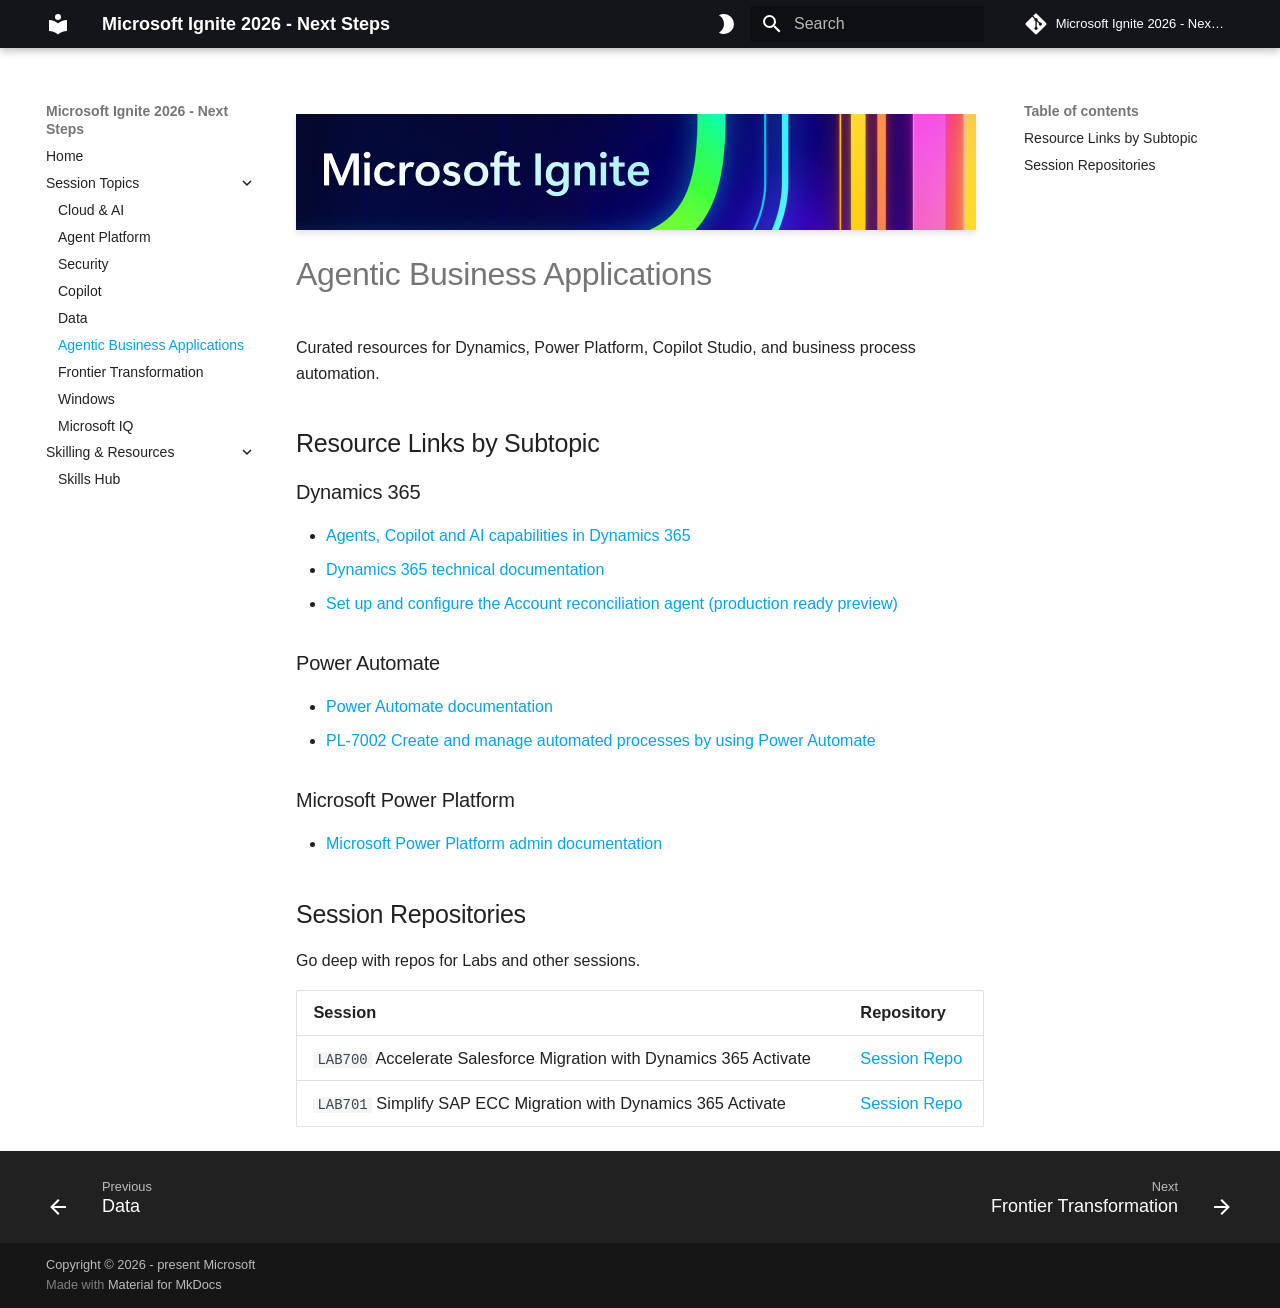
<file: agentic-business-applications/index.html>
<!doctype html>
<html lang="en" class="no-js">
  <head>
    
      <meta charset="utf-8">
      <meta name="viewport" content="width=device-width,initial-scale=1">
      
        <meta name="description" content="Continue your learning journey after Microsoft Ignite 2026.">
      
      
        <meta name="author" content="Microsoft">
      
      
        <link rel="canonical" href="https://microsoft.github.io/ignite26-next-steps/agentic-business-applications/">
      
      
        <link rel="prev" href="../data/">
      
      
        <link rel="next" href="../frontier-transformation/">
      
      
        
      
      
      <link rel="icon" href="../assets/images/favicon.png">
      <meta name="generator" content="mkdocs-1.6.1, mkdocs-material-9.8.1">
    
    
      
        <title>Agentic Business Applications - Microsoft Ignite 2026 - Next Steps</title>
      
    
    
      <link rel="stylesheet" href="../assets/stylesheets/main.57a0d79d.min.css">
      
        
        <link rel="stylesheet" href="../assets/stylesheets/palette.fb2fffe2.min.css">
      
      


    
    
      
    
    
      
    
    
      <link rel="stylesheet" href="../css/custom.css">
    
    <script>__md_scope=new URL("..",location),__md_hash=e=>[...e].reduce(((e,_)=>(e<<5)-e+_.charCodeAt(0)),0),__md_get=(e,_=localStorage,t=__md_scope)=>JSON.parse(_.getItem(t.pathname+"."+e)),__md_set=(e,_,t=localStorage,a=__md_scope)=>{try{t.setItem(a.pathname+"."+e,JSON.stringify(_))}catch(e){}}</script>
    
      

    
    
   <link href="../assets/stylesheets/glightbox.min.css" rel="stylesheet"/><style>
    html.glightbox-open { overflow: initial; height: 100%; }
    .gslide-title { margin-top: 0px; user-select: text; }
    .gslide-desc { color: #666; user-select: text; }
    .gslide-image img { background: white; }
    .gscrollbar-fixer { padding-right: 15px; }
    .gdesc-inner { font-size: 0.75rem; }
    body[data-md-color-scheme="slate"] .gdesc-inner { background: var(--md-default-bg-color);}
    body[data-md-color-scheme="slate"] .gslide-title { color: var(--md-default-fg-color);}
    body[data-md-color-scheme="slate"] .gslide-desc { color: var(--md-default-fg-color);}</style> <script src="../assets/javascripts/glightbox.min.js"></script></head>
  
  
    
    
      
    
    
    
    
    <body dir="ltr" data-md-color-scheme="default" data-md-color-primary="black" data-md-color-accent="indigo">
  
    
    <input class="md-toggle" data-md-toggle="drawer" type="checkbox" id="__drawer" autocomplete="off">
    <input class="md-toggle" data-md-toggle="search" type="checkbox" id="__search" autocomplete="off">
    <label class="md-overlay" for="__drawer"></label>
    <div data-md-component="skip">
      
        
        <a href="#agentic-business-applications" class="md-skip">
          Skip to content
        </a>
      
    </div>
    <div data-md-component="announce">
      
    </div>
    
    
      

  

<header class="md-header md-header--shadow md-header--lifted" data-md-component="header">
  <nav class="md-header__inner md-grid" aria-label="Header">
    <a href=".." title="Microsoft Ignite 2026 - Next Steps" class="md-header__button md-logo" aria-label="Microsoft Ignite 2026 - Next Steps" data-md-component="logo">
      
  
  <svg xmlns="http://www.w3.org/2000/svg" viewBox="0 0 24 24"><path d="M12 8a3 3 0 0 0 3-3 3 3 0 0 0-3-3 3 3 0 0 0-3 3 3 3 0 0 0 3 3m0 3.54C9.64 9.35 6.5 8 3 8v11c3.5 0 6.64 1.35 9 3.54 2.36-2.19 5.5-3.54 9-3.54V8c-3.5 0-6.64 1.35-9 3.54"/></svg>

    </a>
    <label class="md-header__button md-icon" for="__drawer">
      
      <svg xmlns="http://www.w3.org/2000/svg" viewBox="0 0 24 24"><path d="M3 6h18v2H3zm0 5h18v2H3zm0 5h18v2H3z"/></svg>
    </label>
    <div class="md-header__title" data-md-component="header-title">
      <div class="md-header__ellipsis">
        <div class="md-header__topic">
          <span class="md-ellipsis">
            Microsoft Ignite 2026 - Next Steps
          </span>
        </div>
        <div class="md-header__topic" data-md-component="header-topic">
          <span class="md-ellipsis">
            
              Agentic Business Applications
            
          </span>
        </div>
      </div>
    </div>
    
      
        <form class="md-header__option" data-md-component="palette">
  
    
    
    
    <input class="md-option" data-md-color-media="" data-md-color-scheme="default" data-md-color-primary="black" data-md-color-accent="indigo"  aria-label="Switch to dark mode"  type="radio" name="__palette" id="__palette_0">
    
      <label class="md-header__button md-icon" title="Switch to dark mode" for="__palette_1" hidden>
        <svg xmlns="http://www.w3.org/2000/svg" viewBox="0 0 24 24"><path d="M10 2c-1.82 0-3.53.5-5 1.35C8 5.08 10 8.3 10 12s-2 6.92-5 8.65C6.47 21.5 8.18 22 10 22a10 10 0 0 0 10-10A10 10 0 0 0 10 2"/></svg>
      </label>
    
  
    
    
    
    <input class="md-option" data-md-color-media="" data-md-color-scheme="slate" data-md-color-primary="black" data-md-color-accent="indigo"  aria-label="Switch to light mode"  type="radio" name="__palette" id="__palette_1">
    
      <label class="md-header__button md-icon" title="Switch to light mode" for="__palette_0" hidden>
        <svg xmlns="http://www.w3.org/2000/svg" viewBox="0 0 24 24"><path d="M12 8a4 4 0 0 0-4 4 4 4 0 0 0 4 4 4 4 0 0 0 4-4 4 4 0 0 0-4-4m0 10a6 6 0 0 1-6-6 6 6 0 0 1 6-6 6 6 0 0 1 6 6 6 6 0 0 1-6 6m8-9.31V4h-4.69L12 .69 8.69 4H4v4.69L.69 12 4 15.31V20h4.69L12 23.31 15.31 20H20v-4.69L23.31 12z"/></svg>
      </label>
    
  
</form>
      
    
    
      <script>var palette=__md_get("__palette");if(palette&&palette.color){if("(prefers-color-scheme)"===palette.color.media){var media=matchMedia("(prefers-color-scheme: light)"),input=document.querySelector(media.matches?"[data-md-color-media='(prefers-color-scheme: light)']":"[data-md-color-media='(prefers-color-scheme: dark)']");palette.color.media=input.getAttribute("data-md-color-media"),palette.color.scheme=input.getAttribute("data-md-color-scheme"),palette.color.primary=input.getAttribute("data-md-color-primary"),palette.color.accent=input.getAttribute("data-md-color-accent")}for(var[key,value]of Object.entries(palette.color))document.body.setAttribute("data-md-color-"+key,value)}</script>
    
    
    
      
      
        <label class="md-header__button md-icon" for="__search">
          
          <svg xmlns="http://www.w3.org/2000/svg" viewBox="0 0 24 24"><path d="M9.5 3A6.5 6.5 0 0 1 16 9.5c0 1.61-.59 3.09-1.56 4.23l.27.27h.79l5 5-1.5 1.5-5-5v-.79l-.27-.27A6.52 6.52 0 0 1 9.5 16 6.5 6.5 0 0 1 3 9.5 6.5 6.5 0 0 1 9.5 3m0 2C7 5 5 7 5 9.5S7 14 9.5 14 14 12 14 9.5 12 5 9.5 5"/></svg>
        </label>
        <div class="md-search" data-md-component="search" role="dialog">
  <label class="md-search__overlay" for="__search"></label>
  <div class="md-search__inner" role="search">
    <form class="md-search__form" name="search">
      <input type="text" class="md-search__input" name="query" aria-label="Search" placeholder="Search" autocapitalize="off" autocorrect="off" autocomplete="off" spellcheck="false" data-md-component="search-query" required>
      <label class="md-search__icon md-icon" for="__search">
        
        <svg xmlns="http://www.w3.org/2000/svg" viewBox="0 0 24 24"><path d="M9.5 3A6.5 6.5 0 0 1 16 9.5c0 1.61-.59 3.09-1.56 4.23l.27.27h.79l5 5-1.5 1.5-5-5v-.79l-.27-.27A6.52 6.52 0 0 1 9.5 16 6.5 6.5 0 0 1 3 9.5 6.5 6.5 0 0 1 9.5 3m0 2C7 5 5 7 5 9.5S7 14 9.5 14 14 12 14 9.5 12 5 9.5 5"/></svg>
        
        <svg xmlns="http://www.w3.org/2000/svg" viewBox="0 0 24 24"><path d="M20 11v2H8l5.5 5.5-1.42 1.42L4.16 12l7.92-7.92L13.5 5.5 8 11z"/></svg>
      </label>
      <nav class="md-search__options" aria-label="Search">
        
        <button type="reset" class="md-search__icon md-icon" title="Clear" aria-label="Clear" tabindex="-1">
          
          <svg xmlns="http://www.w3.org/2000/svg" viewBox="0 0 24 24"><path d="M19 6.41 17.59 5 12 10.59 6.41 5 5 6.41 10.59 12 5 17.59 6.41 19 12 13.41 17.59 19 19 17.59 13.41 12z"/></svg>
        </button>
      </nav>
      
    </form>
    <div class="md-search__output">
      <div class="md-search__scrollwrap" tabindex="0" data-md-scrollfix>
        <div class="md-search-result" data-md-component="search-result">
          <div class="md-search-result__meta">
            Initializing search
          </div>
          <ol class="md-search-result__list" role="presentation"></ol>
        </div>
      </div>
    </div>
  </div>
</div>
      
    
    
      <div class="md-header__source">
        <a href="https://github.com/microsoft/ignite26-next-steps" title="Go to repository" class="md-source" data-md-component="source">
  <div class="md-source__icon md-icon">
    
    <svg xmlns="http://www.w3.org/2000/svg" viewBox="0 0 448 512"><!--! Font Awesome Free 7.1.0 by @fontawesome - https://fontawesome.com License - https://fontawesome.com/license/free (Icons: CC BY 4.0, Fonts: SIL OFL 1.1, Code: MIT License) Copyright 2025 Fonticons, Inc.--><path d="M439.6 236.1 244 40.5c-5.4-5.5-12.8-8.5-20.4-8.5s-15 3-20.4 8.4L162.5 81l51.5 51.5c27.1-9.1 52.7 16.8 43.4 43.7l49.7 49.7c34.2-11.8 61.2 31 35.5 56.7-26.5 26.5-70.2-2.9-56-37.3L240.3 199v121.9c25.3 12.5 22.3 41.8 9.1 55-6.4 6.4-15.2 10.1-24.3 10.1s-17.8-3.6-24.3-10.1c-17.6-17.6-11.1-46.9 11.2-56v-123c-20.8-8.5-24.6-30.7-18.6-45L142.6 101 8.5 235.1C3 240.6 0 247.9 0 255.5s3 15 8.5 20.4l195.6 195.7c5.4 5.4 12.7 8.4 20.4 8.4s15-3 20.4-8.4l194.7-194.7c5.4-5.4 8.4-12.8 8.4-20.4s-3-15-8.4-20.4"/></svg>
  </div>
  <div class="md-source__repository">
    Microsoft Ignite 2026 - Next Steps
  </div>
</a>
      </div>
    
  </nav>
  
    
  
</header>
    
    <div class="md-container" data-md-component="container">
      
      
        
      
      <main class="md-main" data-md-component="main">
        <div class="md-main__inner md-grid">
          
            
              
              <div class="md-sidebar md-sidebar--primary" data-md-component="sidebar" data-md-type="navigation" >
                <div class="md-sidebar__scrollwrap">
                  <div class="md-sidebar__inner">
                    



<nav class="md-nav md-nav--primary" aria-label="Navigation" data-md-level="0">
  <label class="md-nav__title" for="__drawer">
    <a href=".." title="Microsoft Ignite 2026 - Next Steps" class="md-nav__button md-logo" aria-label="Microsoft Ignite 2026 - Next Steps" data-md-component="logo">
      
  
  <svg xmlns="http://www.w3.org/2000/svg" viewBox="0 0 24 24"><path d="M12 8a3 3 0 0 0 3-3 3 3 0 0 0-3-3 3 3 0 0 0-3 3 3 3 0 0 0 3 3m0 3.54C9.64 9.35 6.5 8 3 8v11c3.5 0 6.64 1.35 9 3.54 2.36-2.19 5.5-3.54 9-3.54V8c-3.5 0-6.64 1.35-9 3.54"/></svg>

    </a>
    Microsoft Ignite 2026 - Next Steps
  </label>
  
    <div class="md-nav__source">
      <a href="https://github.com/microsoft/ignite26-next-steps" title="Go to repository" class="md-source" data-md-component="source">
  <div class="md-source__icon md-icon">
    
    <svg xmlns="http://www.w3.org/2000/svg" viewBox="0 0 448 512"><!--! Font Awesome Free 7.1.0 by @fontawesome - https://fontawesome.com License - https://fontawesome.com/license/free (Icons: CC BY 4.0, Fonts: SIL OFL 1.1, Code: MIT License) Copyright 2025 Fonticons, Inc.--><path d="M439.6 236.1 244 40.5c-5.4-5.5-12.8-8.5-20.4-8.5s-15 3-20.4 8.4L162.5 81l51.5 51.5c27.1-9.1 52.7 16.8 43.4 43.7l49.7 49.7c34.2-11.8 61.2 31 35.5 56.7-26.5 26.5-70.2-2.9-56-37.3L240.3 199v121.9c25.3 12.5 22.3 41.8 9.1 55-6.4 6.4-15.2 10.1-24.3 10.1s-17.8-3.6-24.3-10.1c-17.6-17.6-11.1-46.9 11.2-56v-123c-20.8-8.5-24.6-30.7-18.6-45L142.6 101 8.5 235.1C3 240.6 0 247.9 0 255.5s3 15 8.5 20.4l195.6 195.7c5.4 5.4 12.7 8.4 20.4 8.4s15-3 20.4-8.4l194.7-194.7c5.4-5.4 8.4-12.8 8.4-20.4s-3-15-8.4-20.4"/></svg>
  </div>
  <div class="md-source__repository">
    Microsoft Ignite 2026 - Next Steps
  </div>
</a>
    </div>
  
  <ul class="md-nav__list" data-md-scrollfix>
    
      
      
  
  
  
  
    <li class="md-nav__item">
      <a href=".." class="md-nav__link">
        
  
  
  <span class="md-ellipsis">
    
  
    Home
  

    
  </span>
  
  

      </a>
    </li>
  

    
      
      
  
  
    
  
  
  
    
    
    
    
    
    <li class="md-nav__item md-nav__item--active md-nav__item--nested">
      
        
        
        <input class="md-nav__toggle md-toggle " type="checkbox" id="__nav_2" checked>
        
          
          <label class="md-nav__link" for="__nav_2" id="__nav_2_label" tabindex="0">
            
  
  
  <span class="md-ellipsis">
    
  
    Session Topics
  

    
  </span>
  
  

            <span class="md-nav__icon md-icon"></span>
          </label>
        
        <nav class="md-nav" data-md-level="1" aria-labelledby="__nav_2_label" aria-expanded="true">
          <label class="md-nav__title" for="__nav_2">
            <span class="md-nav__icon md-icon"></span>
            
  
    Session Topics
  

          </label>
          <ul class="md-nav__list" data-md-scrollfix>
            
              
                
  
  
  
  
    <li class="md-nav__item">
      <a href="../cloud-ai/" class="md-nav__link">
        
  
  
  <span class="md-ellipsis">
    
  
    Cloud & AI
  

    
  </span>
  
  

      </a>
    </li>
  

              
            
              
                
  
  
  
  
    <li class="md-nav__item">
      <a href="../agent-platform/" class="md-nav__link">
        
  
  
  <span class="md-ellipsis">
    
  
    Agent Platform
  

    
  </span>
  
  

      </a>
    </li>
  

              
            
              
                
  
  
  
  
    <li class="md-nav__item">
      <a href="../security/" class="md-nav__link">
        
  
  
  <span class="md-ellipsis">
    
  
    Security
  

    
  </span>
  
  

      </a>
    </li>
  

              
            
              
                
  
  
  
  
    <li class="md-nav__item">
      <a href="../copilot/" class="md-nav__link">
        
  
  
  <span class="md-ellipsis">
    
  
    Copilot
  

    
  </span>
  
  

      </a>
    </li>
  

              
            
              
                
  
  
  
  
    <li class="md-nav__item">
      <a href="../data/" class="md-nav__link">
        
  
  
  <span class="md-ellipsis">
    
  
    Data
  

    
  </span>
  
  

      </a>
    </li>
  

              
            
              
                
  
  
    
  
  
  
    <li class="md-nav__item md-nav__item--active">
      
      <input class="md-nav__toggle md-toggle" type="checkbox" id="__toc">
      
      
        
      
      
        <label class="md-nav__link md-nav__link--active" for="__toc">
          
  
  
  <span class="md-ellipsis">
    
  
    Agentic Business Applications
  

    
  </span>
  
  

          <span class="md-nav__icon md-icon"></span>
        </label>
      
      <a href="./" class="md-nav__link md-nav__link--active">
        
  
  
  <span class="md-ellipsis">
    
  
    Agentic Business Applications
  

    
  </span>
  
  

      </a>
      
        

<nav class="md-nav md-nav--secondary" aria-label="Table of contents">
  
  
  
    
  
  
    <label class="md-nav__title" for="__toc">
      <span class="md-nav__icon md-icon"></span>
      Table of contents
    </label>
    <ul class="md-nav__list" data-md-component="toc" data-md-scrollfix>
      
        <li class="md-nav__item">
  <a href="#resource-links-by-subtopic" class="md-nav__link">
    <span class="md-ellipsis">
      
        Resource Links by Subtopic
      
    </span>
  </a>
  
</li>
      
        <li class="md-nav__item">
  <a href="#session-repositories" class="md-nav__link">
    <span class="md-ellipsis">
      
        Session Repositories
      
    </span>
  </a>
  
</li>
      
    </ul>
  
</nav>
      
    </li>
  

              
            
              
                
  
  
  
  
    <li class="md-nav__item">
      <a href="../frontier-transformation/" class="md-nav__link">
        
  
  
  <span class="md-ellipsis">
    
  
    Frontier Transformation
  

    
  </span>
  
  

      </a>
    </li>
  

              
            
              
                
  
  
  
  
    <li class="md-nav__item">
      <a href="../windows/" class="md-nav__link">
        
  
  
  <span class="md-ellipsis">
    
  
    Windows
  

    
  </span>
  
  

      </a>
    </li>
  

              
            
              
                
  
  
  
  
    <li class="md-nav__item">
      <a href="../microsoft-iq/" class="md-nav__link">
        
  
  
  <span class="md-ellipsis">
    
  
    Microsoft IQ
  

    
  </span>
  
  

      </a>
    </li>
  

              
            
          </ul>
        </nav>
      
    </li>
  

    
      
      
  
  
  
  
    
    
    
    
    
    <li class="md-nav__item md-nav__item--nested">
      
        
        
          
        
        <input class="md-nav__toggle md-toggle md-toggle--indeterminate" type="checkbox" id="__nav_3" >
        
          
          <label class="md-nav__link" for="__nav_3" id="__nav_3_label" tabindex="0">
            
  
  
  <span class="md-ellipsis">
    
  
    Skilling & Resources
  

    
  </span>
  
  

            <span class="md-nav__icon md-icon"></span>
          </label>
        
        <nav class="md-nav" data-md-level="1" aria-labelledby="__nav_3_label" aria-expanded="false">
          <label class="md-nav__title" for="__nav_3">
            <span class="md-nav__icon md-icon"></span>
            
  
    Skilling & Resources
  

          </label>
          <ul class="md-nav__list" data-md-scrollfix>
            
              
                
  
  
  
  
    <li class="md-nav__item">
      <a href="../skills-hub/" class="md-nav__link">
        
  
  
  <span class="md-ellipsis">
    
  
    Skills Hub
  

    
  </span>
  
  

      </a>
    </li>
  

              
            
          </ul>
        </nav>
      
    </li>
  

    
  </ul>
</nav>
                  </div>
                </div>
              </div>
            
            
              
              <div class="md-sidebar md-sidebar--secondary" data-md-component="sidebar" data-md-type="toc" >
                <div class="md-sidebar__scrollwrap">
                  <div class="md-sidebar__inner">
                    

<nav class="md-nav md-nav--secondary" aria-label="Table of contents">
  
  
  
    
  
  
    <label class="md-nav__title" for="__toc">
      <span class="md-nav__icon md-icon"></span>
      Table of contents
    </label>
    <ul class="md-nav__list" data-md-component="toc" data-md-scrollfix>
      
        <li class="md-nav__item">
  <a href="#resource-links-by-subtopic" class="md-nav__link">
    <span class="md-ellipsis">
      
        Resource Links by Subtopic
      
    </span>
  </a>
  
</li>
      
        <li class="md-nav__item">
  <a href="#session-repositories" class="md-nav__link">
    <span class="md-ellipsis">
      
        Session Repositories
      
    </span>
  </a>
  
</li>
      
    </ul>
  
</nav>
                  </div>
                </div>
              </div>
            
          
          
            <div class="md-content" data-md-component="content">
              
              <article class="md-content__inner md-typeset">
                
                  


  
  


<p><a class="glightbox" href="../img/banner-ignite-26.png" data-type="image" data-width="auto" data-height="auto" data-desc-position="bottom"><img alt="Microsoft Ignite 2026" src="../img/banner-ignite-26.png" /></a></p>
<h1 id="agentic-business-applications">Agentic Business Applications<a class="headerlink" href="#agentic-business-applications" title="Permanent link">&para;</a></h1>
<p>Curated resources for Dynamics, Power Platform, Copilot Studio, and business process automation.</p>
<h2 id="resource-links-by-subtopic">Resource Links by Subtopic<a class="headerlink" href="#resource-links-by-subtopic" title="Permanent link">&para;</a></h2>
<h3 id="dynamics-365">Dynamics 365<a class="headerlink" href="#dynamics-365" title="Permanent link">&para;</a></h3>
<ul>
<li><a href="https://learn.microsoft.com/en-us/dynamics365/copilot/ai-get-started">Agents, Copilot and AI capabilities in Dynamics 365</a></li>
<li><a href="https://learn.microsoft.com/en-us/dynamics365/">Dynamics 365 technical documentation</a></li>
<li><a href="https://learn.microsoft.com/en-us/dynamics365/finance/general-ledger/configure-acct-recon-agent">Set up and configure the Account reconciliation agent (production ready preview)</a></li>
</ul>
<h3 id="power-automate">Power Automate<a class="headerlink" href="#power-automate" title="Permanent link">&para;</a></h3>
<ul>
<li><a href="https://learn.microsoft.com/en-us/power-automate/">Power Automate documentation</a></li>
<li><a href="https://github.com/MicrosoftLearning/PL-7002-Create-and-Manage-Automated-Processes-by-using-Power-Automate">PL-7002 Create and manage automated processes by using Power Automate</a></li>
</ul>
<h3 id="microsoft-power-platform">Microsoft Power Platform<a class="headerlink" href="#microsoft-power-platform" title="Permanent link">&para;</a></h3>
<ul>
<li><a href="https://learn.microsoft.com/en-us/power-platform/admin/">Microsoft Power Platform admin documentation</a></li>
</ul>
<h2 id="session-repositories">Session Repositories<a class="headerlink" href="#session-repositories" title="Permanent link">&para;</a></h2>
<p>Go deep with repos for Labs and other sessions.</p>
<table>
<thead>
<tr>
<th>Session</th>
<th>Repository</th>
</tr>
</thead>
<tbody>
<tr>
<td><code>LAB700</code> Accelerate Salesforce Migration with Dynamics 365 Activate</td>
<td><a href="https://aka.ms/ignite26/LAB700/repo">Session Repo</a></td>
</tr>
<tr>
<td><code>LAB701</code> Simplify SAP ECC Migration with Dynamics 365 Activate</td>
<td><a href="https://aka.ms/ignite26/LAB701/repo">Session Repo</a></td>
</tr>
</tbody>
</table>












                
              </article>
            </div>
          
          
  <script>var tabs=__md_get("__tabs");if(Array.isArray(tabs))e:for(var set of document.querySelectorAll(".tabbed-set")){var labels=set.querySelector(".tabbed-labels");for(var tab of tabs)for(var label of labels.getElementsByTagName("label"))if(label.innerText.trim()===tab){var input=document.getElementById(label.htmlFor);input.checked=!0;continue e}}</script>

<script>var target=document.getElementById(location.hash.slice(1));target&&target.name&&(target.checked=target.name.startsWith("__tabbed_"))</script>
        </div>
        
      </main>
      
        <footer class="md-footer">
  
    
      
      <nav class="md-footer__inner md-grid" aria-label="Footer" >
        
          
          <a href="../data/" class="md-footer__link md-footer__link--prev" aria-label="Previous: Data">
            <div class="md-footer__button md-icon">
              
              <svg xmlns="http://www.w3.org/2000/svg" viewBox="0 0 24 24"><path d="M20 11v2H8l5.5 5.5-1.42 1.42L4.16 12l7.92-7.92L13.5 5.5 8 11z"/></svg>
            </div>
            <div class="md-footer__title">
              <span class="md-footer__direction">
                Previous
              </span>
              <div class="md-ellipsis">
                Data
              </div>
            </div>
          </a>
        
        
          
          <a href="../frontier-transformation/" class="md-footer__link md-footer__link--next" aria-label="Next: Frontier Transformation">
            <div class="md-footer__title">
              <span class="md-footer__direction">
                Next
              </span>
              <div class="md-ellipsis">
                Frontier Transformation
              </div>
            </div>
            <div class="md-footer__button md-icon">
              
              <svg xmlns="http://www.w3.org/2000/svg" viewBox="0 0 24 24"><path d="M4 11v2h12l-5.5 5.5 1.42 1.42L19.84 12l-7.92-7.92L10.5 5.5 16 11z"/></svg>
            </div>
          </a>
        
      </nav>
    
  
  <div class="md-footer-meta md-typeset">
    <div class="md-footer-meta__inner md-grid">
      <div class="md-copyright">
  
    <div class="md-copyright__highlight">
      Copyright &copy; 2026 - present Microsoft

    </div>
  
  
    Made with
    <a href="https://squidfunk.github.io/mkdocs-material/" target="_blank" rel="noopener">
      Material for MkDocs
    </a>
  
</div>
      
    </div>
  </div>
</footer>
      
    </div>
    <div class="md-dialog" data-md-component="dialog">
      <div class="md-dialog__inner md-typeset"></div>
    </div>
    
    
    
      
      
      <script id="__config" type="application/json">{"annotate": null, "base": "..", "features": ["navigation.footer", "content.code.copy", "navigation.tabs.sticky", "content.tabs.link", "navigation.expand"], "search": "../assets/javascripts/workers/search.a7633da7.min.js", "tags": null, "translations": {"clipboard.copied": "Copied to clipboard", "clipboard.copy": "Copy to clipboard", "search.result.more.one": "1 more on this page", "search.result.more.other": "# more on this page", "search.result.none": "No matching documents", "search.result.one": "1 matching document", "search.result.other": "# matching documents", "search.result.placeholder": "Type to start searching", "search.result.term.missing": "Missing", "select.version": "Select version"}, "version": null}</script>
    
    
      <script src="../assets/javascripts/bundle.a5f9d56c.min.js"></script>
      
    
  <script id="init-glightbox">const lightbox = GLightbox({"touchNavigation": true, "loop": false, "zoomable": true, "draggable": true, "openEffect": "zoom", "closeEffect": "zoom", "slideEffect": "slide"});
document$.subscribe(() => { lightbox.reload() });
</script></body>
</html>
</file>
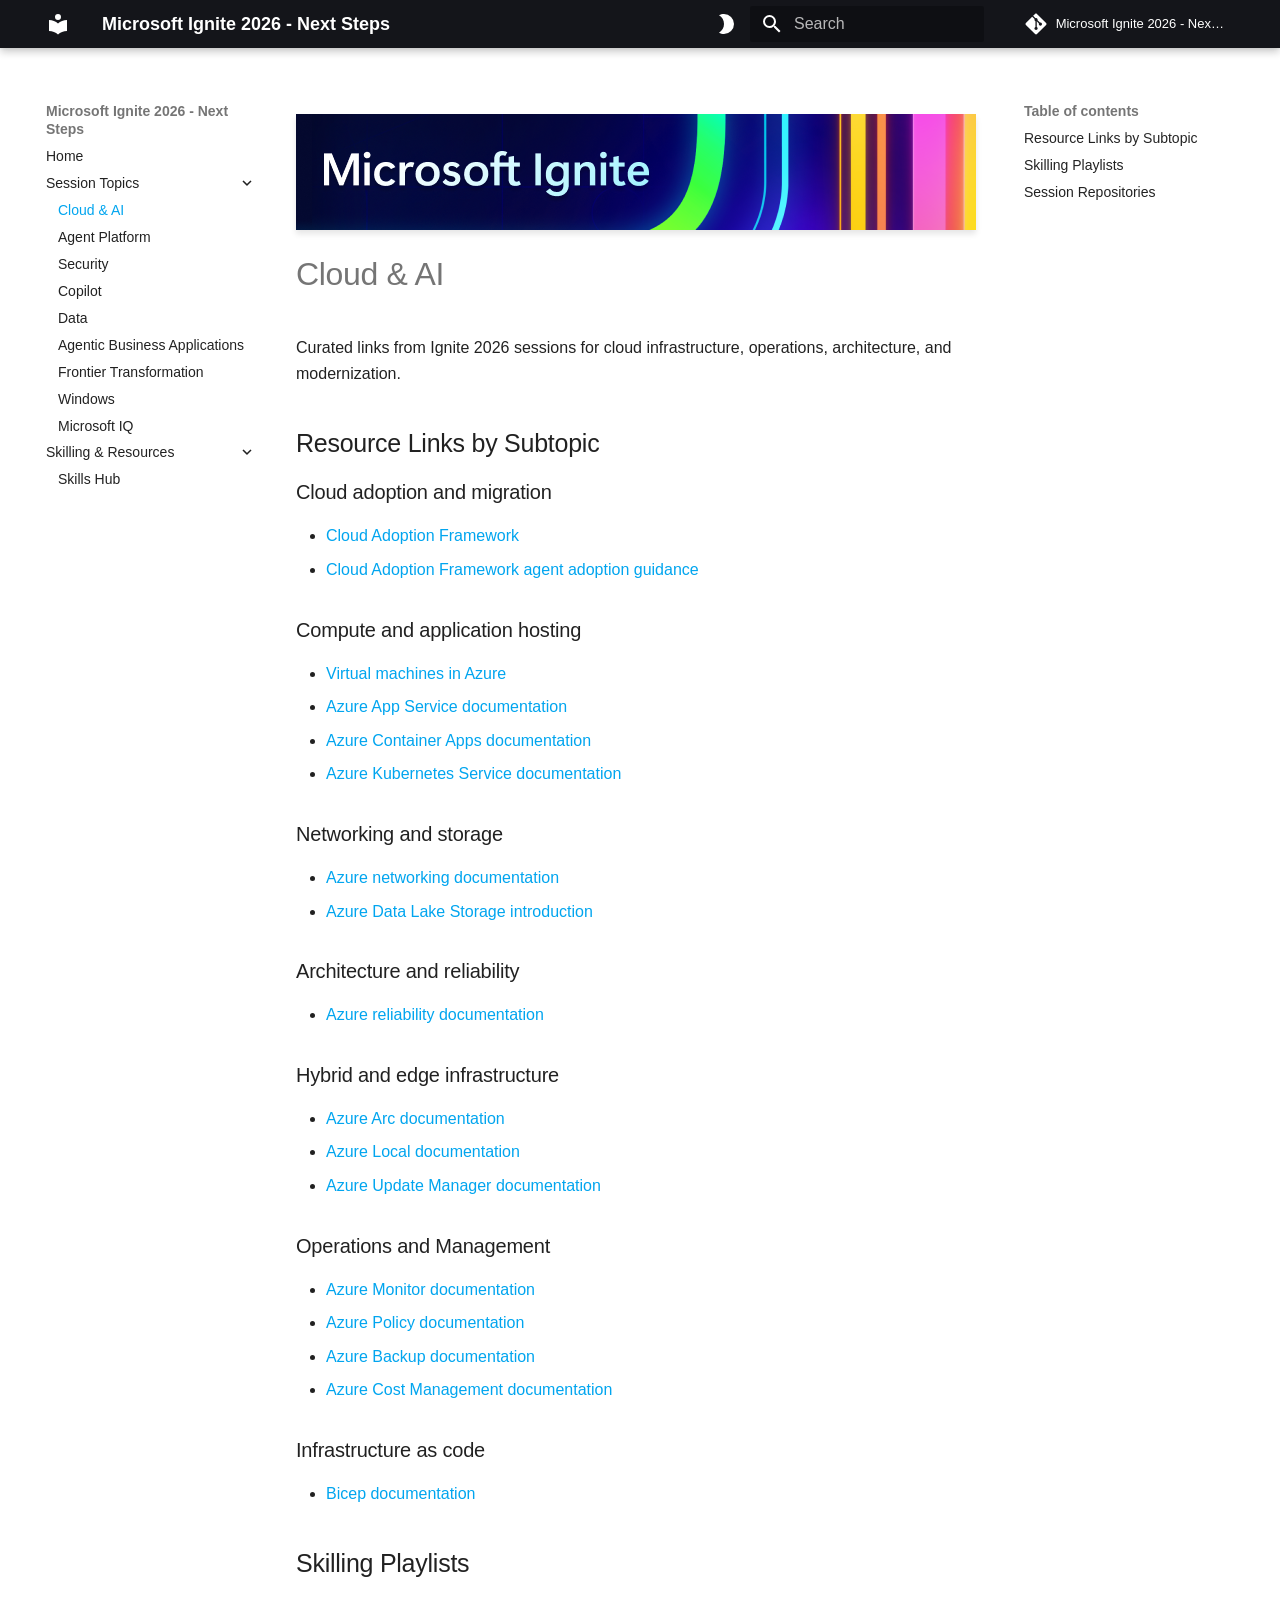
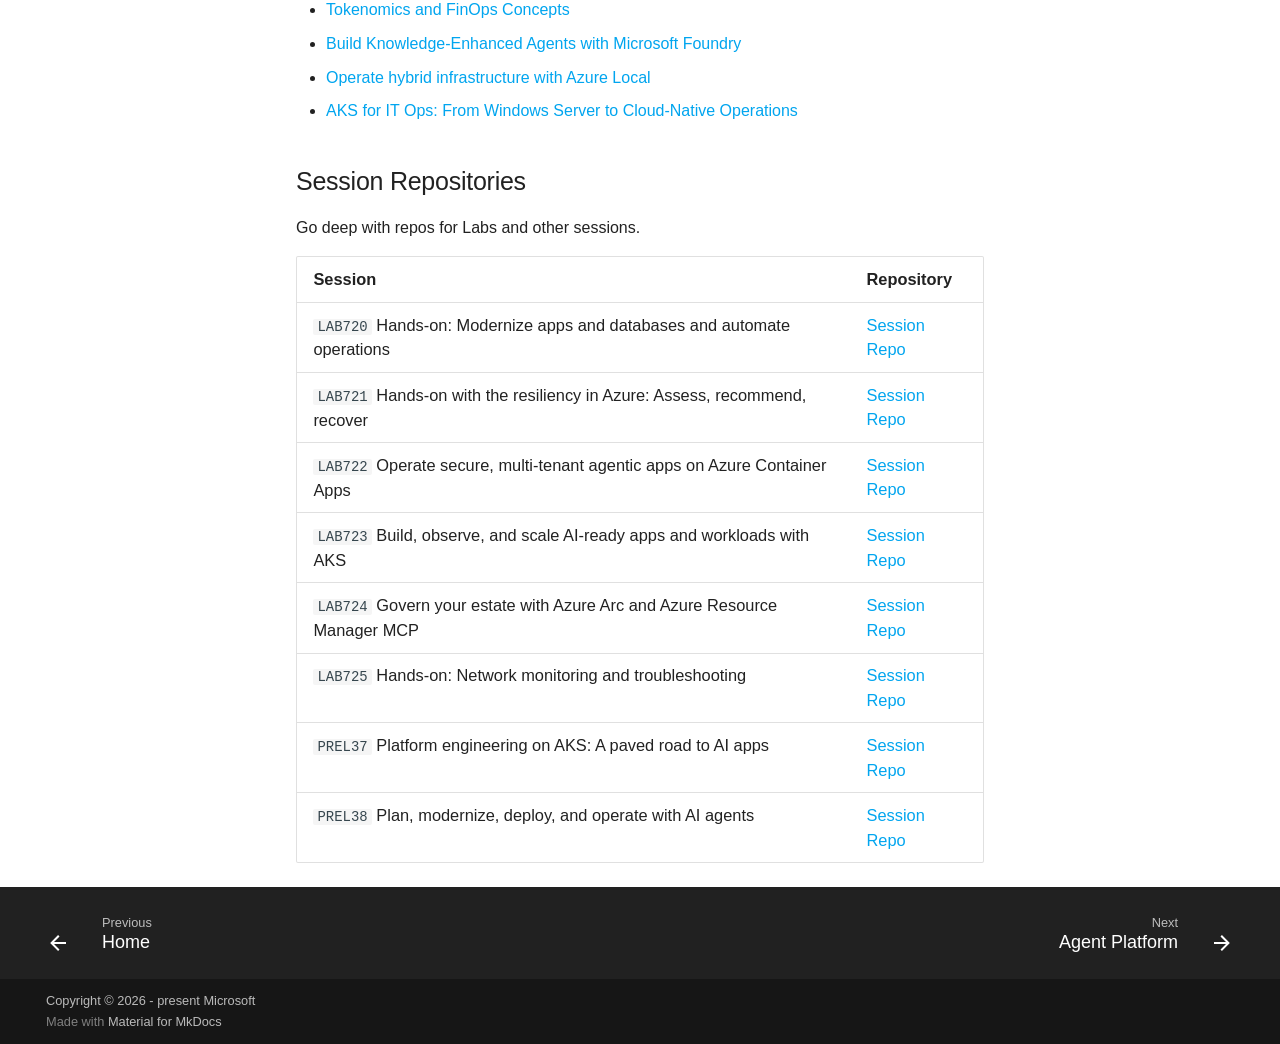
<file: cloud-ai/index.html>
<!doctype html>
<html lang="en" class="no-js">
  <head>
    
      <meta charset="utf-8">
      <meta name="viewport" content="width=device-width,initial-scale=1">
      
        <meta name="description" content="Continue your learning journey after Microsoft Ignite 2026.">
      
      
        <meta name="author" content="Microsoft">
      
      
        <link rel="canonical" href="https://microsoft.github.io/ignite26-next-steps/cloud-ai/">
      
      
        <link rel="prev" href="..">
      
      
        <link rel="next" href="../agent-platform/">
      
      
        
      
      
      <link rel="icon" href="../assets/images/favicon.png">
      <meta name="generator" content="mkdocs-1.6.1, mkdocs-material-9.8.1">
    
    
      
        <title>Cloud & AI - Microsoft Ignite 2026 - Next Steps</title>
      
    
    
      <link rel="stylesheet" href="../assets/stylesheets/main.57a0d79d.min.css">
      
        
        <link rel="stylesheet" href="../assets/stylesheets/palette.fb2fffe2.min.css">
      
      


    
    
      
    
    
      
    
    
      <link rel="stylesheet" href="../css/custom.css">
    
    <script>__md_scope=new URL("..",location),__md_hash=e=>[...e].reduce(((e,_)=>(e<<5)-e+_.charCodeAt(0)),0),__md_get=(e,_=localStorage,t=__md_scope)=>JSON.parse(_.getItem(t.pathname+"."+e)),__md_set=(e,_,t=localStorage,a=__md_scope)=>{try{t.setItem(a.pathname+"."+e,JSON.stringify(_))}catch(e){}}</script>
    
      

    
    
   <link href="../assets/stylesheets/glightbox.min.css" rel="stylesheet"/><style>
    html.glightbox-open { overflow: initial; height: 100%; }
    .gslide-title { margin-top: 0px; user-select: text; }
    .gslide-desc { color: #666; user-select: text; }
    .gslide-image img { background: white; }
    .gscrollbar-fixer { padding-right: 15px; }
    .gdesc-inner { font-size: 0.75rem; }
    body[data-md-color-scheme="slate"] .gdesc-inner { background: var(--md-default-bg-color);}
    body[data-md-color-scheme="slate"] .gslide-title { color: var(--md-default-fg-color);}
    body[data-md-color-scheme="slate"] .gslide-desc { color: var(--md-default-fg-color);}</style> <script src="../assets/javascripts/glightbox.min.js"></script></head>
  
  
    
    
      
    
    
    
    
    <body dir="ltr" data-md-color-scheme="default" data-md-color-primary="black" data-md-color-accent="indigo">
  
    
    <input class="md-toggle" data-md-toggle="drawer" type="checkbox" id="__drawer" autocomplete="off">
    <input class="md-toggle" data-md-toggle="search" type="checkbox" id="__search" autocomplete="off">
    <label class="md-overlay" for="__drawer"></label>
    <div data-md-component="skip">
      
        
        <a href="#cloud-ai" class="md-skip">
          Skip to content
        </a>
      
    </div>
    <div data-md-component="announce">
      
    </div>
    
    
      

  

<header class="md-header md-header--shadow md-header--lifted" data-md-component="header">
  <nav class="md-header__inner md-grid" aria-label="Header">
    <a href=".." title="Microsoft Ignite 2026 - Next Steps" class="md-header__button md-logo" aria-label="Microsoft Ignite 2026 - Next Steps" data-md-component="logo">
      
  
  <svg xmlns="http://www.w3.org/2000/svg" viewBox="0 0 24 24"><path d="M12 8a3 3 0 0 0 3-3 3 3 0 0 0-3-3 3 3 0 0 0-3 3 3 3 0 0 0 3 3m0 3.54C9.64 9.35 6.5 8 3 8v11c3.5 0 6.64 1.35 9 3.54 2.36-2.19 5.5-3.54 9-3.54V8c-3.5 0-6.64 1.35-9 3.54"/></svg>

    </a>
    <label class="md-header__button md-icon" for="__drawer">
      
      <svg xmlns="http://www.w3.org/2000/svg" viewBox="0 0 24 24"><path d="M3 6h18v2H3zm0 5h18v2H3zm0 5h18v2H3z"/></svg>
    </label>
    <div class="md-header__title" data-md-component="header-title">
      <div class="md-header__ellipsis">
        <div class="md-header__topic">
          <span class="md-ellipsis">
            Microsoft Ignite 2026 - Next Steps
          </span>
        </div>
        <div class="md-header__topic" data-md-component="header-topic">
          <span class="md-ellipsis">
            
              Cloud & AI
            
          </span>
        </div>
      </div>
    </div>
    
      
        <form class="md-header__option" data-md-component="palette">
  
    
    
    
    <input class="md-option" data-md-color-media="" data-md-color-scheme="default" data-md-color-primary="black" data-md-color-accent="indigo"  aria-label="Switch to dark mode"  type="radio" name="__palette" id="__palette_0">
    
      <label class="md-header__button md-icon" title="Switch to dark mode" for="__palette_1" hidden>
        <svg xmlns="http://www.w3.org/2000/svg" viewBox="0 0 24 24"><path d="M10 2c-1.82 0-3.53.5-5 1.35C8 5.08 10 8.3 10 12s-2 6.92-5 8.65C6.47 21.5 8.18 22 10 22a10 10 0 0 0 10-10A10 10 0 0 0 10 2"/></svg>
      </label>
    
  
    
    
    
    <input class="md-option" data-md-color-media="" data-md-color-scheme="slate" data-md-color-primary="black" data-md-color-accent="indigo"  aria-label="Switch to light mode"  type="radio" name="__palette" id="__palette_1">
    
      <label class="md-header__button md-icon" title="Switch to light mode" for="__palette_0" hidden>
        <svg xmlns="http://www.w3.org/2000/svg" viewBox="0 0 24 24"><path d="M12 8a4 4 0 0 0-4 4 4 4 0 0 0 4 4 4 4 0 0 0 4-4 4 4 0 0 0-4-4m0 10a6 6 0 0 1-6-6 6 6 0 0 1 6-6 6 6 0 0 1 6 6 6 6 0 0 1-6 6m8-9.31V4h-4.69L12 .69 8.69 4H4v4.69L.69 12 4 15.31V20h4.69L12 23.31 15.31 20H20v-4.69L23.31 12z"/></svg>
      </label>
    
  
</form>
      
    
    
      <script>var palette=__md_get("__palette");if(palette&&palette.color){if("(prefers-color-scheme)"===palette.color.media){var media=matchMedia("(prefers-color-scheme: light)"),input=document.querySelector(media.matches?"[data-md-color-media='(prefers-color-scheme: light)']":"[data-md-color-media='(prefers-color-scheme: dark)']");palette.color.media=input.getAttribute("data-md-color-media"),palette.color.scheme=input.getAttribute("data-md-color-scheme"),palette.color.primary=input.getAttribute("data-md-color-primary"),palette.color.accent=input.getAttribute("data-md-color-accent")}for(var[key,value]of Object.entries(palette.color))document.body.setAttribute("data-md-color-"+key,value)}</script>
    
    
    
      
      
        <label class="md-header__button md-icon" for="__search">
          
          <svg xmlns="http://www.w3.org/2000/svg" viewBox="0 0 24 24"><path d="M9.5 3A6.5 6.5 0 0 1 16 9.5c0 1.61-.59 3.09-1.56 4.23l.27.27h.79l5 5-1.5 1.5-5-5v-.79l-.27-.27A6.52 6.52 0 0 1 9.5 16 6.5 6.5 0 0 1 3 9.5 6.5 6.5 0 0 1 9.5 3m0 2C7 5 5 7 5 9.5S7 14 9.5 14 14 12 14 9.5 12 5 9.5 5"/></svg>
        </label>
        <div class="md-search" data-md-component="search" role="dialog">
  <label class="md-search__overlay" for="__search"></label>
  <div class="md-search__inner" role="search">
    <form class="md-search__form" name="search">
      <input type="text" class="md-search__input" name="query" aria-label="Search" placeholder="Search" autocapitalize="off" autocorrect="off" autocomplete="off" spellcheck="false" data-md-component="search-query" required>
      <label class="md-search__icon md-icon" for="__search">
        
        <svg xmlns="http://www.w3.org/2000/svg" viewBox="0 0 24 24"><path d="M9.5 3A6.5 6.5 0 0 1 16 9.5c0 1.61-.59 3.09-1.56 4.23l.27.27h.79l5 5-1.5 1.5-5-5v-.79l-.27-.27A6.52 6.52 0 0 1 9.5 16 6.5 6.5 0 0 1 3 9.5 6.5 6.5 0 0 1 9.5 3m0 2C7 5 5 7 5 9.5S7 14 9.5 14 14 12 14 9.5 12 5 9.5 5"/></svg>
        
        <svg xmlns="http://www.w3.org/2000/svg" viewBox="0 0 24 24"><path d="M20 11v2H8l5.5 5.5-1.42 1.42L4.16 12l7.92-7.92L13.5 5.5 8 11z"/></svg>
      </label>
      <nav class="md-search__options" aria-label="Search">
        
        <button type="reset" class="md-search__icon md-icon" title="Clear" aria-label="Clear" tabindex="-1">
          
          <svg xmlns="http://www.w3.org/2000/svg" viewBox="0 0 24 24"><path d="M19 6.41 17.59 5 12 10.59 6.41 5 5 6.41 10.59 12 5 17.59 6.41 19 12 13.41 17.59 19 19 17.59 13.41 12z"/></svg>
        </button>
      </nav>
      
    </form>
    <div class="md-search__output">
      <div class="md-search__scrollwrap" tabindex="0" data-md-scrollfix>
        <div class="md-search-result" data-md-component="search-result">
          <div class="md-search-result__meta">
            Initializing search
          </div>
          <ol class="md-search-result__list" role="presentation"></ol>
        </div>
      </div>
    </div>
  </div>
</div>
      
    
    
      <div class="md-header__source">
        <a href="https://github.com/microsoft/ignite26-next-steps" title="Go to repository" class="md-source" data-md-component="source">
  <div class="md-source__icon md-icon">
    
    <svg xmlns="http://www.w3.org/2000/svg" viewBox="0 0 448 512"><!--! Font Awesome Free 7.1.0 by @fontawesome - https://fontawesome.com License - https://fontawesome.com/license/free (Icons: CC BY 4.0, Fonts: SIL OFL 1.1, Code: MIT License) Copyright 2025 Fonticons, Inc.--><path d="M439.6 236.1 244 40.5c-5.4-5.5-12.8-8.5-20.4-8.5s-15 3-20.4 8.4L162.5 81l51.5 51.5c27.1-9.1 52.7 16.8 43.4 43.7l49.7 49.7c34.2-11.8 61.2 31 35.5 56.7-26.5 26.5-70.2-2.9-56-37.3L240.3 199v121.9c25.3 12.5 22.3 41.8 9.1 55-6.4 6.4-15.2 10.1-24.3 10.1s-17.8-3.6-24.3-10.1c-17.6-17.6-11.1-46.9 11.2-56v-123c-20.8-8.5-24.6-30.7-18.6-45L142.6 101 8.5 235.1C3 240.6 0 247.9 0 255.5s3 15 8.5 20.4l195.6 195.7c5.4 5.4 12.7 8.4 20.4 8.4s15-3 20.4-8.4l194.7-194.7c5.4-5.4 8.4-12.8 8.4-20.4s-3-15-8.4-20.4"/></svg>
  </div>
  <div class="md-source__repository">
    Microsoft Ignite 2026 - Next Steps
  </div>
</a>
      </div>
    
  </nav>
  
    
  
</header>
    
    <div class="md-container" data-md-component="container">
      
      
        
      
      <main class="md-main" data-md-component="main">
        <div class="md-main__inner md-grid">
          
            
              
              <div class="md-sidebar md-sidebar--primary" data-md-component="sidebar" data-md-type="navigation" >
                <div class="md-sidebar__scrollwrap">
                  <div class="md-sidebar__inner">
                    



<nav class="md-nav md-nav--primary" aria-label="Navigation" data-md-level="0">
  <label class="md-nav__title" for="__drawer">
    <a href=".." title="Microsoft Ignite 2026 - Next Steps" class="md-nav__button md-logo" aria-label="Microsoft Ignite 2026 - Next Steps" data-md-component="logo">
      
  
  <svg xmlns="http://www.w3.org/2000/svg" viewBox="0 0 24 24"><path d="M12 8a3 3 0 0 0 3-3 3 3 0 0 0-3-3 3 3 0 0 0-3 3 3 3 0 0 0 3 3m0 3.54C9.64 9.35 6.5 8 3 8v11c3.5 0 6.64 1.35 9 3.54 2.36-2.19 5.5-3.54 9-3.54V8c-3.5 0-6.64 1.35-9 3.54"/></svg>

    </a>
    Microsoft Ignite 2026 - Next Steps
  </label>
  
    <div class="md-nav__source">
      <a href="https://github.com/microsoft/ignite26-next-steps" title="Go to repository" class="md-source" data-md-component="source">
  <div class="md-source__icon md-icon">
    
    <svg xmlns="http://www.w3.org/2000/svg" viewBox="0 0 448 512"><!--! Font Awesome Free 7.1.0 by @fontawesome - https://fontawesome.com License - https://fontawesome.com/license/free (Icons: CC BY 4.0, Fonts: SIL OFL 1.1, Code: MIT License) Copyright 2025 Fonticons, Inc.--><path d="M439.6 236.1 244 40.5c-5.4-5.5-12.8-8.5-20.4-8.5s-15 3-20.4 8.4L162.5 81l51.5 51.5c27.1-9.1 52.7 16.8 43.4 43.7l49.7 49.7c34.2-11.8 61.2 31 35.5 56.7-26.5 26.5-70.2-2.9-56-37.3L240.3 199v121.9c25.3 12.5 22.3 41.8 9.1 55-6.4 6.4-15.2 10.1-24.3 10.1s-17.8-3.6-24.3-10.1c-17.6-17.6-11.1-46.9 11.2-56v-123c-20.8-8.5-24.6-30.7-18.6-45L142.6 101 8.5 235.1C3 240.6 0 247.9 0 255.5s3 15 8.5 20.4l195.6 195.7c5.4 5.4 12.7 8.4 20.4 8.4s15-3 20.4-8.4l194.7-194.7c5.4-5.4 8.4-12.8 8.4-20.4s-3-15-8.4-20.4"/></svg>
  </div>
  <div class="md-source__repository">
    Microsoft Ignite 2026 - Next Steps
  </div>
</a>
    </div>
  
  <ul class="md-nav__list" data-md-scrollfix>
    
      
      
  
  
  
  
    <li class="md-nav__item">
      <a href=".." class="md-nav__link">
        
  
  
  <span class="md-ellipsis">
    
  
    Home
  

    
  </span>
  
  

      </a>
    </li>
  

    
      
      
  
  
    
  
  
  
    
    
    
    
    
    <li class="md-nav__item md-nav__item--active md-nav__item--nested">
      
        
        
        <input class="md-nav__toggle md-toggle " type="checkbox" id="__nav_2" checked>
        
          
          <label class="md-nav__link" for="__nav_2" id="__nav_2_label" tabindex="0">
            
  
  
  <span class="md-ellipsis">
    
  
    Session Topics
  

    
  </span>
  
  

            <span class="md-nav__icon md-icon"></span>
          </label>
        
        <nav class="md-nav" data-md-level="1" aria-labelledby="__nav_2_label" aria-expanded="true">
          <label class="md-nav__title" for="__nav_2">
            <span class="md-nav__icon md-icon"></span>
            
  
    Session Topics
  

          </label>
          <ul class="md-nav__list" data-md-scrollfix>
            
              
                
  
  
    
  
  
  
    <li class="md-nav__item md-nav__item--active">
      
      <input class="md-nav__toggle md-toggle" type="checkbox" id="__toc">
      
      
        
      
      
        <label class="md-nav__link md-nav__link--active" for="__toc">
          
  
  
  <span class="md-ellipsis">
    
  
    Cloud & AI
  

    
  </span>
  
  

          <span class="md-nav__icon md-icon"></span>
        </label>
      
      <a href="./" class="md-nav__link md-nav__link--active">
        
  
  
  <span class="md-ellipsis">
    
  
    Cloud & AI
  

    
  </span>
  
  

      </a>
      
        

<nav class="md-nav md-nav--secondary" aria-label="Table of contents">
  
  
  
    
  
  
    <label class="md-nav__title" for="__toc">
      <span class="md-nav__icon md-icon"></span>
      Table of contents
    </label>
    <ul class="md-nav__list" data-md-component="toc" data-md-scrollfix>
      
        <li class="md-nav__item">
  <a href="#resource-links-by-subtopic" class="md-nav__link">
    <span class="md-ellipsis">
      
        Resource Links by Subtopic
      
    </span>
  </a>
  
</li>
      
        <li class="md-nav__item">
  <a href="#skilling-playlists" class="md-nav__link">
    <span class="md-ellipsis">
      
        Skilling Playlists
      
    </span>
  </a>
  
</li>
      
        <li class="md-nav__item">
  <a href="#session-repositories" class="md-nav__link">
    <span class="md-ellipsis">
      
        Session Repositories
      
    </span>
  </a>
  
</li>
      
    </ul>
  
</nav>
      
    </li>
  

              
            
              
                
  
  
  
  
    <li class="md-nav__item">
      <a href="../agent-platform/" class="md-nav__link">
        
  
  
  <span class="md-ellipsis">
    
  
    Agent Platform
  

    
  </span>
  
  

      </a>
    </li>
  

              
            
              
                
  
  
  
  
    <li class="md-nav__item">
      <a href="../security/" class="md-nav__link">
        
  
  
  <span class="md-ellipsis">
    
  
    Security
  

    
  </span>
  
  

      </a>
    </li>
  

              
            
              
                
  
  
  
  
    <li class="md-nav__item">
      <a href="../copilot/" class="md-nav__link">
        
  
  
  <span class="md-ellipsis">
    
  
    Copilot
  

    
  </span>
  
  

      </a>
    </li>
  

              
            
              
                
  
  
  
  
    <li class="md-nav__item">
      <a href="../data/" class="md-nav__link">
        
  
  
  <span class="md-ellipsis">
    
  
    Data
  

    
  </span>
  
  

      </a>
    </li>
  

              
            
              
                
  
  
  
  
    <li class="md-nav__item">
      <a href="../agentic-business-applications/" class="md-nav__link">
        
  
  
  <span class="md-ellipsis">
    
  
    Agentic Business Applications
  

    
  </span>
  
  

      </a>
    </li>
  

              
            
              
                
  
  
  
  
    <li class="md-nav__item">
      <a href="../frontier-transformation/" class="md-nav__link">
        
  
  
  <span class="md-ellipsis">
    
  
    Frontier Transformation
  

    
  </span>
  
  

      </a>
    </li>
  

              
            
              
                
  
  
  
  
    <li class="md-nav__item">
      <a href="../windows/" class="md-nav__link">
        
  
  
  <span class="md-ellipsis">
    
  
    Windows
  

    
  </span>
  
  

      </a>
    </li>
  

              
            
              
                
  
  
  
  
    <li class="md-nav__item">
      <a href="../microsoft-iq/" class="md-nav__link">
        
  
  
  <span class="md-ellipsis">
    
  
    Microsoft IQ
  

    
  </span>
  
  

      </a>
    </li>
  

              
            
          </ul>
        </nav>
      
    </li>
  

    
      
      
  
  
  
  
    
    
    
    
    
    <li class="md-nav__item md-nav__item--nested">
      
        
        
          
        
        <input class="md-nav__toggle md-toggle md-toggle--indeterminate" type="checkbox" id="__nav_3" >
        
          
          <label class="md-nav__link" for="__nav_3" id="__nav_3_label" tabindex="0">
            
  
  
  <span class="md-ellipsis">
    
  
    Skilling & Resources
  

    
  </span>
  
  

            <span class="md-nav__icon md-icon"></span>
          </label>
        
        <nav class="md-nav" data-md-level="1" aria-labelledby="__nav_3_label" aria-expanded="false">
          <label class="md-nav__title" for="__nav_3">
            <span class="md-nav__icon md-icon"></span>
            
  
    Skilling & Resources
  

          </label>
          <ul class="md-nav__list" data-md-scrollfix>
            
              
                
  
  
  
  
    <li class="md-nav__item">
      <a href="../skills-hub/" class="md-nav__link">
        
  
  
  <span class="md-ellipsis">
    
  
    Skills Hub
  

    
  </span>
  
  

      </a>
    </li>
  

              
            
          </ul>
        </nav>
      
    </li>
  

    
  </ul>
</nav>
                  </div>
                </div>
              </div>
            
            
              
              <div class="md-sidebar md-sidebar--secondary" data-md-component="sidebar" data-md-type="toc" >
                <div class="md-sidebar__scrollwrap">
                  <div class="md-sidebar__inner">
                    

<nav class="md-nav md-nav--secondary" aria-label="Table of contents">
  
  
  
    
  
  
    <label class="md-nav__title" for="__toc">
      <span class="md-nav__icon md-icon"></span>
      Table of contents
    </label>
    <ul class="md-nav__list" data-md-component="toc" data-md-scrollfix>
      
        <li class="md-nav__item">
  <a href="#resource-links-by-subtopic" class="md-nav__link">
    <span class="md-ellipsis">
      
        Resource Links by Subtopic
      
    </span>
  </a>
  
</li>
      
        <li class="md-nav__item">
  <a href="#skilling-playlists" class="md-nav__link">
    <span class="md-ellipsis">
      
        Skilling Playlists
      
    </span>
  </a>
  
</li>
      
        <li class="md-nav__item">
  <a href="#session-repositories" class="md-nav__link">
    <span class="md-ellipsis">
      
        Session Repositories
      
    </span>
  </a>
  
</li>
      
    </ul>
  
</nav>
                  </div>
                </div>
              </div>
            
          
          
            <div class="md-content" data-md-component="content">
              
              <article class="md-content__inner md-typeset">
                
                  


  
  


<p><a class="glightbox" href="../img/banner-ignite-26.png" data-type="image" data-width="auto" data-height="auto" data-desc-position="bottom"><img alt="Microsoft Ignite 2026" src="../img/banner-ignite-26.png" /></a></p>
<h1 id="cloud-ai">Cloud &amp; AI<a class="headerlink" href="#cloud-ai" title="Permanent link">&para;</a></h1>
<p>Curated links from Ignite 2026 sessions for cloud infrastructure, operations, architecture, and modernization.</p>
<h2 id="resource-links-by-subtopic">Resource Links by Subtopic<a class="headerlink" href="#resource-links-by-subtopic" title="Permanent link">&para;</a></h2>
<h3 id="cloud-adoption-and-migration">Cloud adoption and migration<a class="headerlink" href="#cloud-adoption-and-migration" title="Permanent link">&para;</a></h3>
<ul>
<li><a href="https://learn.microsoft.com/en-us/azure/cloud-adoption-framework/">Cloud Adoption Framework</a></li>
<li><a href="https://learn.microsoft.com/en-us/azure/cloud-adoption-framework/ai-agents/">Cloud Adoption Framework agent adoption guidance</a></li>
</ul>
<h3 id="compute-and-application-hosting">Compute and application hosting<a class="headerlink" href="#compute-and-application-hosting" title="Permanent link">&para;</a></h3>
<ul>
<li><a href="https://learn.microsoft.com/en-us/azure/virtual-machines/">Virtual machines in Azure</a></li>
<li><a href="https://learn.microsoft.com/en-us/azure/app-service/">Azure App Service documentation</a></li>
<li><a href="https://learn.microsoft.com/en-us/azure/container-apps/">Azure Container Apps documentation</a></li>
<li><a href="https://learn.microsoft.com/en-us/azure/aks/">Azure Kubernetes Service documentation</a></li>
</ul>
<h3 id="networking-and-storage">Networking and storage<a class="headerlink" href="#networking-and-storage" title="Permanent link">&para;</a></h3>
<ul>
<li><a href="https://learn.microsoft.com/en-us/azure/networking/">Azure networking documentation</a></li>
<li><a href="https://learn.microsoft.com/en-us/azure/storage/blobs/data-lake-storage-introduction">Azure Data Lake Storage introduction</a></li>
</ul>
<h3 id="architecture-and-reliability">Architecture and reliability<a class="headerlink" href="#architecture-and-reliability" title="Permanent link">&para;</a></h3>
<ul>
<li><a href="https://learn.microsoft.com/en-us/azure/reliability/">Azure reliability documentation</a></li>
</ul>
<h3 id="hybrid-and-edge-infrastructure">Hybrid and edge infrastructure<a class="headerlink" href="#hybrid-and-edge-infrastructure" title="Permanent link">&para;</a></h3>
<ul>
<li><a href="https://learn.microsoft.com/en-us/azure/azure-arc/">Azure Arc documentation</a></li>
<li><a href="https://learn.microsoft.com/en-us/azure/azure-local/">Azure Local documentation</a></li>
<li><a href="https://learn.microsoft.com/en-us/azure/update-manager/">Azure Update Manager documentation</a></li>
</ul>
<h3 id="operations-and-management">Operations and Management<a class="headerlink" href="#operations-and-management" title="Permanent link">&para;</a></h3>
<ul>
<li><a href="https://learn.microsoft.com/en-us/azure/azure-monitor/">Azure Monitor documentation</a></li>
<li><a href="https://learn.microsoft.com/en-us/azure/governance/policy/">Azure Policy documentation</a></li>
<li><a href="https://learn.microsoft.com/en-us/azure/backup/">Azure Backup documentation</a></li>
<li><a href="https://learn.microsoft.com/en-us/azure/cost-management-billing/costs/">Azure Cost Management documentation</a></li>
</ul>
<h3 id="infrastructure-as-code">Infrastructure as code<a class="headerlink" href="#infrastructure-as-code" title="Permanent link">&para;</a></h3>
<ul>
<li><a href="https://learn.microsoft.com/en-us/azure/azure-resource-manager/bicep/">Bicep documentation</a></li>
</ul>
<h2 id="skilling-playlists">Skilling Playlists<a class="headerlink" href="#skilling-playlists" title="Permanent link">&para;</a></h2>
<ul>
<li><a href="https://aka.ms/Ignite26/TopicPg/AgentFinOps">Tokenomics and FinOps Concepts</a></li>
<li><a href="https://aka.ms/Ignite26/TopicPg/KnowledgeEnhancedAgents">Build Knowledge-Enhanced Agents with Microsoft Foundry</a></li>
<li><a href="https://aka.ms/Ignite26/TopicPg/HybridInfrastructure">Operate hybrid infrastructure with Azure Local</a></li>
<li><a href="https://aka.ms/Ignite26/TopicPg/CloudNativeOps">AKS for IT Ops: From Windows Server to Cloud-Native Operations</a></li>
</ul>
<h2 id="session-repositories">Session Repositories<a class="headerlink" href="#session-repositories" title="Permanent link">&para;</a></h2>
<p>Go deep with repos for Labs and other sessions.</p>
<table>
<thead>
<tr>
<th>Session</th>
<th>Repository</th>
</tr>
</thead>
<tbody>
<tr>
<td><code>LAB720</code> Hands-on: Modernize apps and databases and automate operations</td>
<td><a href="https://aka.ms/ignite26/LAB720/repo">Session Repo</a></td>
</tr>
<tr>
<td><code>LAB721</code> Hands-on with the resiliency in Azure: Assess, recommend, recover</td>
<td><a href="https://aka.ms/ignite26/LAB721/repo">Session Repo</a></td>
</tr>
<tr>
<td><code>LAB722</code> Operate secure, multi-tenant agentic apps on Azure Container Apps</td>
<td><a href="https://aka.ms/ignite26/LAB722/repo">Session Repo</a></td>
</tr>
<tr>
<td><code>LAB723</code> Build, observe, and scale AI-ready apps and workloads with AKS</td>
<td><a href="https://aka.ms/ignite26/LAB723/repo">Session Repo</a></td>
</tr>
<tr>
<td><code>LAB724</code> Govern your estate with Azure Arc and Azure Resource Manager MCP</td>
<td><a href="https://aka.ms/ignite26/LAB724/repo">Session Repo</a></td>
</tr>
<tr>
<td><code>LAB725</code> Hands-on: Network monitoring and troubleshooting</td>
<td><a href="https://aka.ms/ignite26/LAB725/repo">Session Repo</a></td>
</tr>
<tr>
<td><code>PREL37</code> Platform engineering on AKS: A paved road to AI apps</td>
<td><a href="https://aka.ms/ignite26/PREL37/repo">Session Repo</a></td>
</tr>
<tr>
<td><code>PREL38</code> Plan, modernize, deploy, and operate with AI agents</td>
<td><a href="https://aka.ms/ignite26/PREL38/repo">Session Repo</a></td>
</tr>
</tbody>
</table>












                
              </article>
            </div>
          
          
  <script>var tabs=__md_get("__tabs");if(Array.isArray(tabs))e:for(var set of document.querySelectorAll(".tabbed-set")){var labels=set.querySelector(".tabbed-labels");for(var tab of tabs)for(var label of labels.getElementsByTagName("label"))if(label.innerText.trim()===tab){var input=document.getElementById(label.htmlFor);input.checked=!0;continue e}}</script>

<script>var target=document.getElementById(location.hash.slice(1));target&&target.name&&(target.checked=target.name.startsWith("__tabbed_"))</script>
        </div>
        
      </main>
      
        <footer class="md-footer">
  
    
      
      <nav class="md-footer__inner md-grid" aria-label="Footer" >
        
          
          <a href=".." class="md-footer__link md-footer__link--prev" aria-label="Previous: Home">
            <div class="md-footer__button md-icon">
              
              <svg xmlns="http://www.w3.org/2000/svg" viewBox="0 0 24 24"><path d="M20 11v2H8l5.5 5.5-1.42 1.42L4.16 12l7.92-7.92L13.5 5.5 8 11z"/></svg>
            </div>
            <div class="md-footer__title">
              <span class="md-footer__direction">
                Previous
              </span>
              <div class="md-ellipsis">
                Home
              </div>
            </div>
          </a>
        
        
          
          <a href="../agent-platform/" class="md-footer__link md-footer__link--next" aria-label="Next: Agent Platform">
            <div class="md-footer__title">
              <span class="md-footer__direction">
                Next
              </span>
              <div class="md-ellipsis">
                Agent Platform
              </div>
            </div>
            <div class="md-footer__button md-icon">
              
              <svg xmlns="http://www.w3.org/2000/svg" viewBox="0 0 24 24"><path d="M4 11v2h12l-5.5 5.5 1.42 1.42L19.84 12l-7.92-7.92L10.5 5.5 16 11z"/></svg>
            </div>
          </a>
        
      </nav>
    
  
  <div class="md-footer-meta md-typeset">
    <div class="md-footer-meta__inner md-grid">
      <div class="md-copyright">
  
    <div class="md-copyright__highlight">
      Copyright &copy; 2026 - present Microsoft

    </div>
  
  
    Made with
    <a href="https://squidfunk.github.io/mkdocs-material/" target="_blank" rel="noopener">
      Material for MkDocs
    </a>
  
</div>
      
    </div>
  </div>
</footer>
      
    </div>
    <div class="md-dialog" data-md-component="dialog">
      <div class="md-dialog__inner md-typeset"></div>
    </div>
    
    
    
      
      
      <script id="__config" type="application/json">{"annotate": null, "base": "..", "features": ["navigation.footer", "content.code.copy", "navigation.tabs.sticky", "content.tabs.link", "navigation.expand"], "search": "../assets/javascripts/workers/search.a7633da7.min.js", "tags": null, "translations": {"clipboard.copied": "Copied to clipboard", "clipboard.copy": "Copy to clipboard", "search.result.more.one": "1 more on this page", "search.result.more.other": "# more on this page", "search.result.none": "No matching documents", "search.result.one": "1 matching document", "search.result.other": "# matching documents", "search.result.placeholder": "Type to start searching", "search.result.term.missing": "Missing", "select.version": "Select version"}, "version": null}</script>
    
    
      <script src="../assets/javascripts/bundle.a5f9d56c.min.js"></script>
      
    
  <script id="init-glightbox">const lightbox = GLightbox({"touchNavigation": true, "loop": false, "zoomable": true, "draggable": true, "openEffect": "zoom", "closeEffect": "zoom", "slideEffect": "slide"});
document$.subscribe(() => { lightbox.reload() });
</script></body>
</html>
</file>
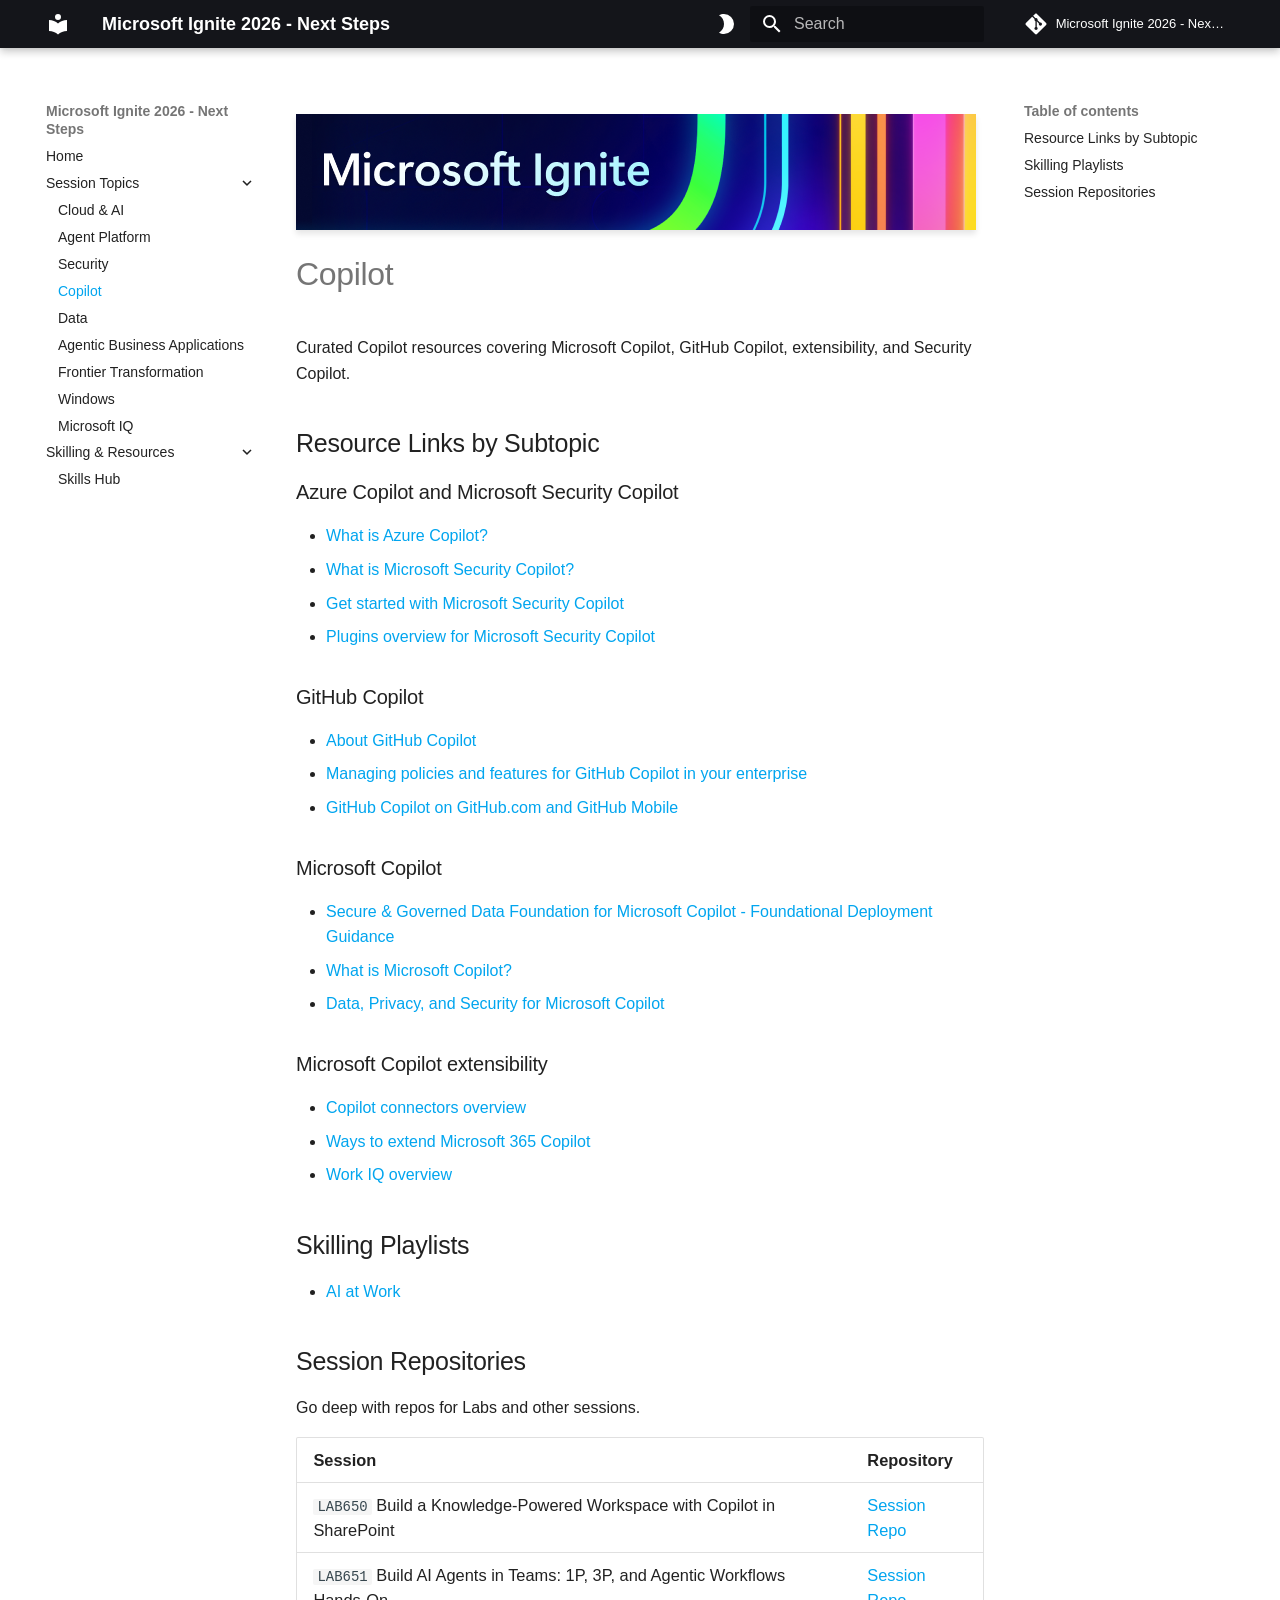
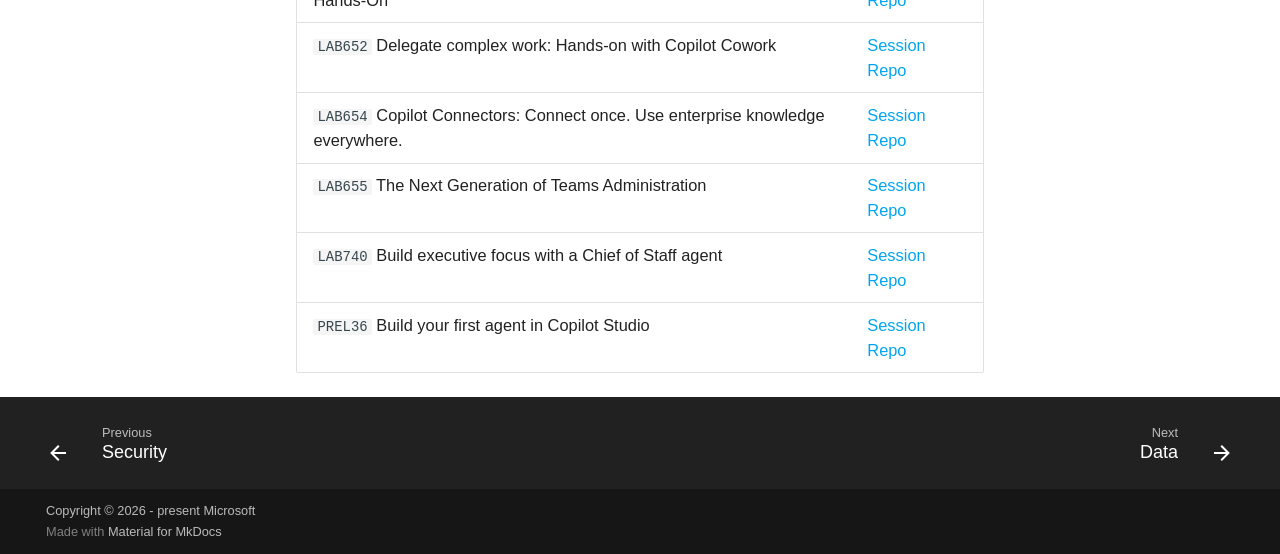
<file: copilot/index.html>
<!doctype html>
<html lang="en" class="no-js">
  <head>
    
      <meta charset="utf-8">
      <meta name="viewport" content="width=device-width,initial-scale=1">
      
        <meta name="description" content="Continue your learning journey after Microsoft Ignite 2026.">
      
      
        <meta name="author" content="Microsoft">
      
      
        <link rel="canonical" href="https://microsoft.github.io/ignite26-next-steps/copilot/">
      
      
        <link rel="prev" href="../security/">
      
      
        <link rel="next" href="../data/">
      
      
        
      
      
      <link rel="icon" href="../assets/images/favicon.png">
      <meta name="generator" content="mkdocs-1.6.1, mkdocs-material-9.8.1">
    
    
      
        <title>Copilot - Microsoft Ignite 2026 - Next Steps</title>
      
    
    
      <link rel="stylesheet" href="../assets/stylesheets/main.57a0d79d.min.css">
      
        
        <link rel="stylesheet" href="../assets/stylesheets/palette.fb2fffe2.min.css">
      
      


    
    
      
    
    
      
    
    
      <link rel="stylesheet" href="../css/custom.css">
    
    <script>__md_scope=new URL("..",location),__md_hash=e=>[...e].reduce(((e,_)=>(e<<5)-e+_.charCodeAt(0)),0),__md_get=(e,_=localStorage,t=__md_scope)=>JSON.parse(_.getItem(t.pathname+"."+e)),__md_set=(e,_,t=localStorage,a=__md_scope)=>{try{t.setItem(a.pathname+"."+e,JSON.stringify(_))}catch(e){}}</script>
    
      

    
    
   <link href="../assets/stylesheets/glightbox.min.css" rel="stylesheet"/><style>
    html.glightbox-open { overflow: initial; height: 100%; }
    .gslide-title { margin-top: 0px; user-select: text; }
    .gslide-desc { color: #666; user-select: text; }
    .gslide-image img { background: white; }
    .gscrollbar-fixer { padding-right: 15px; }
    .gdesc-inner { font-size: 0.75rem; }
    body[data-md-color-scheme="slate"] .gdesc-inner { background: var(--md-default-bg-color);}
    body[data-md-color-scheme="slate"] .gslide-title { color: var(--md-default-fg-color);}
    body[data-md-color-scheme="slate"] .gslide-desc { color: var(--md-default-fg-color);}</style> <script src="../assets/javascripts/glightbox.min.js"></script></head>
  
  
    
    
      
    
    
    
    
    <body dir="ltr" data-md-color-scheme="default" data-md-color-primary="black" data-md-color-accent="indigo">
  
    
    <input class="md-toggle" data-md-toggle="drawer" type="checkbox" id="__drawer" autocomplete="off">
    <input class="md-toggle" data-md-toggle="search" type="checkbox" id="__search" autocomplete="off">
    <label class="md-overlay" for="__drawer"></label>
    <div data-md-component="skip">
      
        
        <a href="#copilot" class="md-skip">
          Skip to content
        </a>
      
    </div>
    <div data-md-component="announce">
      
    </div>
    
    
      

  

<header class="md-header md-header--shadow md-header--lifted" data-md-component="header">
  <nav class="md-header__inner md-grid" aria-label="Header">
    <a href=".." title="Microsoft Ignite 2026 - Next Steps" class="md-header__button md-logo" aria-label="Microsoft Ignite 2026 - Next Steps" data-md-component="logo">
      
  
  <svg xmlns="http://www.w3.org/2000/svg" viewBox="0 0 24 24"><path d="M12 8a3 3 0 0 0 3-3 3 3 0 0 0-3-3 3 3 0 0 0-3 3 3 3 0 0 0 3 3m0 3.54C9.64 9.35 6.5 8 3 8v11c3.5 0 6.64 1.35 9 3.54 2.36-2.19 5.5-3.54 9-3.54V8c-3.5 0-6.64 1.35-9 3.54"/></svg>

    </a>
    <label class="md-header__button md-icon" for="__drawer">
      
      <svg xmlns="http://www.w3.org/2000/svg" viewBox="0 0 24 24"><path d="M3 6h18v2H3zm0 5h18v2H3zm0 5h18v2H3z"/></svg>
    </label>
    <div class="md-header__title" data-md-component="header-title">
      <div class="md-header__ellipsis">
        <div class="md-header__topic">
          <span class="md-ellipsis">
            Microsoft Ignite 2026 - Next Steps
          </span>
        </div>
        <div class="md-header__topic" data-md-component="header-topic">
          <span class="md-ellipsis">
            
              Copilot
            
          </span>
        </div>
      </div>
    </div>
    
      
        <form class="md-header__option" data-md-component="palette">
  
    
    
    
    <input class="md-option" data-md-color-media="" data-md-color-scheme="default" data-md-color-primary="black" data-md-color-accent="indigo"  aria-label="Switch to dark mode"  type="radio" name="__palette" id="__palette_0">
    
      <label class="md-header__button md-icon" title="Switch to dark mode" for="__palette_1" hidden>
        <svg xmlns="http://www.w3.org/2000/svg" viewBox="0 0 24 24"><path d="M10 2c-1.82 0-3.53.5-5 1.35C8 5.08 10 8.3 10 12s-2 6.92-5 8.65C6.47 21.5 8.18 22 10 22a10 10 0 0 0 10-10A10 10 0 0 0 10 2"/></svg>
      </label>
    
  
    
    
    
    <input class="md-option" data-md-color-media="" data-md-color-scheme="slate" data-md-color-primary="black" data-md-color-accent="indigo"  aria-label="Switch to light mode"  type="radio" name="__palette" id="__palette_1">
    
      <label class="md-header__button md-icon" title="Switch to light mode" for="__palette_0" hidden>
        <svg xmlns="http://www.w3.org/2000/svg" viewBox="0 0 24 24"><path d="M12 8a4 4 0 0 0-4 4 4 4 0 0 0 4 4 4 4 0 0 0 4-4 4 4 0 0 0-4-4m0 10a6 6 0 0 1-6-6 6 6 0 0 1 6-6 6 6 0 0 1 6 6 6 6 0 0 1-6 6m8-9.31V4h-4.69L12 .69 8.69 4H4v4.69L.69 12 4 15.31V20h4.69L12 23.31 15.31 20H20v-4.69L23.31 12z"/></svg>
      </label>
    
  
</form>
      
    
    
      <script>var palette=__md_get("__palette");if(palette&&palette.color){if("(prefers-color-scheme)"===palette.color.media){var media=matchMedia("(prefers-color-scheme: light)"),input=document.querySelector(media.matches?"[data-md-color-media='(prefers-color-scheme: light)']":"[data-md-color-media='(prefers-color-scheme: dark)']");palette.color.media=input.getAttribute("data-md-color-media"),palette.color.scheme=input.getAttribute("data-md-color-scheme"),palette.color.primary=input.getAttribute("data-md-color-primary"),palette.color.accent=input.getAttribute("data-md-color-accent")}for(var[key,value]of Object.entries(palette.color))document.body.setAttribute("data-md-color-"+key,value)}</script>
    
    
    
      
      
        <label class="md-header__button md-icon" for="__search">
          
          <svg xmlns="http://www.w3.org/2000/svg" viewBox="0 0 24 24"><path d="M9.5 3A6.5 6.5 0 0 1 16 9.5c0 1.61-.59 3.09-1.56 4.23l.27.27h.79l5 5-1.5 1.5-5-5v-.79l-.27-.27A6.52 6.52 0 0 1 9.5 16 6.5 6.5 0 0 1 3 9.5 6.5 6.5 0 0 1 9.5 3m0 2C7 5 5 7 5 9.5S7 14 9.5 14 14 12 14 9.5 12 5 9.5 5"/></svg>
        </label>
        <div class="md-search" data-md-component="search" role="dialog">
  <label class="md-search__overlay" for="__search"></label>
  <div class="md-search__inner" role="search">
    <form class="md-search__form" name="search">
      <input type="text" class="md-search__input" name="query" aria-label="Search" placeholder="Search" autocapitalize="off" autocorrect="off" autocomplete="off" spellcheck="false" data-md-component="search-query" required>
      <label class="md-search__icon md-icon" for="__search">
        
        <svg xmlns="http://www.w3.org/2000/svg" viewBox="0 0 24 24"><path d="M9.5 3A6.5 6.5 0 0 1 16 9.5c0 1.61-.59 3.09-1.56 4.23l.27.27h.79l5 5-1.5 1.5-5-5v-.79l-.27-.27A6.52 6.52 0 0 1 9.5 16 6.5 6.5 0 0 1 3 9.5 6.5 6.5 0 0 1 9.5 3m0 2C7 5 5 7 5 9.5S7 14 9.5 14 14 12 14 9.5 12 5 9.5 5"/></svg>
        
        <svg xmlns="http://www.w3.org/2000/svg" viewBox="0 0 24 24"><path d="M20 11v2H8l5.5 5.5-1.42 1.42L4.16 12l7.92-7.92L13.5 5.5 8 11z"/></svg>
      </label>
      <nav class="md-search__options" aria-label="Search">
        
        <button type="reset" class="md-search__icon md-icon" title="Clear" aria-label="Clear" tabindex="-1">
          
          <svg xmlns="http://www.w3.org/2000/svg" viewBox="0 0 24 24"><path d="M19 6.41 17.59 5 12 10.59 6.41 5 5 6.41 10.59 12 5 17.59 6.41 19 12 13.41 17.59 19 19 17.59 13.41 12z"/></svg>
        </button>
      </nav>
      
    </form>
    <div class="md-search__output">
      <div class="md-search__scrollwrap" tabindex="0" data-md-scrollfix>
        <div class="md-search-result" data-md-component="search-result">
          <div class="md-search-result__meta">
            Initializing search
          </div>
          <ol class="md-search-result__list" role="presentation"></ol>
        </div>
      </div>
    </div>
  </div>
</div>
      
    
    
      <div class="md-header__source">
        <a href="https://github.com/microsoft/ignite26-next-steps" title="Go to repository" class="md-source" data-md-component="source">
  <div class="md-source__icon md-icon">
    
    <svg xmlns="http://www.w3.org/2000/svg" viewBox="0 0 448 512"><!--! Font Awesome Free 7.1.0 by @fontawesome - https://fontawesome.com License - https://fontawesome.com/license/free (Icons: CC BY 4.0, Fonts: SIL OFL 1.1, Code: MIT License) Copyright 2025 Fonticons, Inc.--><path d="M439.6 236.1 244 40.5c-5.4-5.5-12.8-8.5-20.4-8.5s-15 3-20.4 8.4L162.5 81l51.5 51.5c27.1-9.1 52.7 16.8 43.4 43.7l49.7 49.7c34.2-11.8 61.2 31 35.5 56.7-26.5 26.5-70.2-2.9-56-37.3L240.3 199v121.9c25.3 12.5 22.3 41.8 9.1 55-6.4 6.4-15.2 10.1-24.3 10.1s-17.8-3.6-24.3-10.1c-17.6-17.6-11.1-46.9 11.2-56v-123c-20.8-8.5-24.6-30.7-18.6-45L142.6 101 8.5 235.1C3 240.6 0 247.9 0 255.5s3 15 8.5 20.4l195.6 195.7c5.4 5.4 12.7 8.4 20.4 8.4s15-3 20.4-8.4l194.7-194.7c5.4-5.4 8.4-12.8 8.4-20.4s-3-15-8.4-20.4"/></svg>
  </div>
  <div class="md-source__repository">
    Microsoft Ignite 2026 - Next Steps
  </div>
</a>
      </div>
    
  </nav>
  
    
  
</header>
    
    <div class="md-container" data-md-component="container">
      
      
        
      
      <main class="md-main" data-md-component="main">
        <div class="md-main__inner md-grid">
          
            
              
              <div class="md-sidebar md-sidebar--primary" data-md-component="sidebar" data-md-type="navigation" >
                <div class="md-sidebar__scrollwrap">
                  <div class="md-sidebar__inner">
                    



<nav class="md-nav md-nav--primary" aria-label="Navigation" data-md-level="0">
  <label class="md-nav__title" for="__drawer">
    <a href=".." title="Microsoft Ignite 2026 - Next Steps" class="md-nav__button md-logo" aria-label="Microsoft Ignite 2026 - Next Steps" data-md-component="logo">
      
  
  <svg xmlns="http://www.w3.org/2000/svg" viewBox="0 0 24 24"><path d="M12 8a3 3 0 0 0 3-3 3 3 0 0 0-3-3 3 3 0 0 0-3 3 3 3 0 0 0 3 3m0 3.54C9.64 9.35 6.5 8 3 8v11c3.5 0 6.64 1.35 9 3.54 2.36-2.19 5.5-3.54 9-3.54V8c-3.5 0-6.64 1.35-9 3.54"/></svg>

    </a>
    Microsoft Ignite 2026 - Next Steps
  </label>
  
    <div class="md-nav__source">
      <a href="https://github.com/microsoft/ignite26-next-steps" title="Go to repository" class="md-source" data-md-component="source">
  <div class="md-source__icon md-icon">
    
    <svg xmlns="http://www.w3.org/2000/svg" viewBox="0 0 448 512"><!--! Font Awesome Free 7.1.0 by @fontawesome - https://fontawesome.com License - https://fontawesome.com/license/free (Icons: CC BY 4.0, Fonts: SIL OFL 1.1, Code: MIT License) Copyright 2025 Fonticons, Inc.--><path d="M439.6 236.1 244 40.5c-5.4-5.5-12.8-8.5-20.4-8.5s-15 3-20.4 8.4L162.5 81l51.5 51.5c27.1-9.1 52.7 16.8 43.4 43.7l49.7 49.7c34.2-11.8 61.2 31 35.5 56.7-26.5 26.5-70.2-2.9-56-37.3L240.3 199v121.9c25.3 12.5 22.3 41.8 9.1 55-6.4 6.4-15.2 10.1-24.3 10.1s-17.8-3.6-24.3-10.1c-17.6-17.6-11.1-46.9 11.2-56v-123c-20.8-8.5-24.6-30.7-18.6-45L142.6 101 8.5 235.1C3 240.6 0 247.9 0 255.5s3 15 8.5 20.4l195.6 195.7c5.4 5.4 12.7 8.4 20.4 8.4s15-3 20.4-8.4l194.7-194.7c5.4-5.4 8.4-12.8 8.4-20.4s-3-15-8.4-20.4"/></svg>
  </div>
  <div class="md-source__repository">
    Microsoft Ignite 2026 - Next Steps
  </div>
</a>
    </div>
  
  <ul class="md-nav__list" data-md-scrollfix>
    
      
      
  
  
  
  
    <li class="md-nav__item">
      <a href=".." class="md-nav__link">
        
  
  
  <span class="md-ellipsis">
    
  
    Home
  

    
  </span>
  
  

      </a>
    </li>
  

    
      
      
  
  
    
  
  
  
    
    
    
    
    
    <li class="md-nav__item md-nav__item--active md-nav__item--nested">
      
        
        
        <input class="md-nav__toggle md-toggle " type="checkbox" id="__nav_2" checked>
        
          
          <label class="md-nav__link" for="__nav_2" id="__nav_2_label" tabindex="0">
            
  
  
  <span class="md-ellipsis">
    
  
    Session Topics
  

    
  </span>
  
  

            <span class="md-nav__icon md-icon"></span>
          </label>
        
        <nav class="md-nav" data-md-level="1" aria-labelledby="__nav_2_label" aria-expanded="true">
          <label class="md-nav__title" for="__nav_2">
            <span class="md-nav__icon md-icon"></span>
            
  
    Session Topics
  

          </label>
          <ul class="md-nav__list" data-md-scrollfix>
            
              
                
  
  
  
  
    <li class="md-nav__item">
      <a href="../cloud-ai/" class="md-nav__link">
        
  
  
  <span class="md-ellipsis">
    
  
    Cloud & AI
  

    
  </span>
  
  

      </a>
    </li>
  

              
            
              
                
  
  
  
  
    <li class="md-nav__item">
      <a href="../agent-platform/" class="md-nav__link">
        
  
  
  <span class="md-ellipsis">
    
  
    Agent Platform
  

    
  </span>
  
  

      </a>
    </li>
  

              
            
              
                
  
  
  
  
    <li class="md-nav__item">
      <a href="../security/" class="md-nav__link">
        
  
  
  <span class="md-ellipsis">
    
  
    Security
  

    
  </span>
  
  

      </a>
    </li>
  

              
            
              
                
  
  
    
  
  
  
    <li class="md-nav__item md-nav__item--active">
      
      <input class="md-nav__toggle md-toggle" type="checkbox" id="__toc">
      
      
        
      
      
        <label class="md-nav__link md-nav__link--active" for="__toc">
          
  
  
  <span class="md-ellipsis">
    
  
    Copilot
  

    
  </span>
  
  

          <span class="md-nav__icon md-icon"></span>
        </label>
      
      <a href="./" class="md-nav__link md-nav__link--active">
        
  
  
  <span class="md-ellipsis">
    
  
    Copilot
  

    
  </span>
  
  

      </a>
      
        

<nav class="md-nav md-nav--secondary" aria-label="Table of contents">
  
  
  
    
  
  
    <label class="md-nav__title" for="__toc">
      <span class="md-nav__icon md-icon"></span>
      Table of contents
    </label>
    <ul class="md-nav__list" data-md-component="toc" data-md-scrollfix>
      
        <li class="md-nav__item">
  <a href="#resource-links-by-subtopic" class="md-nav__link">
    <span class="md-ellipsis">
      
        Resource Links by Subtopic
      
    </span>
  </a>
  
</li>
      
        <li class="md-nav__item">
  <a href="#skilling-playlists" class="md-nav__link">
    <span class="md-ellipsis">
      
        Skilling Playlists
      
    </span>
  </a>
  
</li>
      
        <li class="md-nav__item">
  <a href="#session-repositories" class="md-nav__link">
    <span class="md-ellipsis">
      
        Session Repositories
      
    </span>
  </a>
  
</li>
      
    </ul>
  
</nav>
      
    </li>
  

              
            
              
                
  
  
  
  
    <li class="md-nav__item">
      <a href="../data/" class="md-nav__link">
        
  
  
  <span class="md-ellipsis">
    
  
    Data
  

    
  </span>
  
  

      </a>
    </li>
  

              
            
              
                
  
  
  
  
    <li class="md-nav__item">
      <a href="../agentic-business-applications/" class="md-nav__link">
        
  
  
  <span class="md-ellipsis">
    
  
    Agentic Business Applications
  

    
  </span>
  
  

      </a>
    </li>
  

              
            
              
                
  
  
  
  
    <li class="md-nav__item">
      <a href="../frontier-transformation/" class="md-nav__link">
        
  
  
  <span class="md-ellipsis">
    
  
    Frontier Transformation
  

    
  </span>
  
  

      </a>
    </li>
  

              
            
              
                
  
  
  
  
    <li class="md-nav__item">
      <a href="../windows/" class="md-nav__link">
        
  
  
  <span class="md-ellipsis">
    
  
    Windows
  

    
  </span>
  
  

      </a>
    </li>
  

              
            
              
                
  
  
  
  
    <li class="md-nav__item">
      <a href="../microsoft-iq/" class="md-nav__link">
        
  
  
  <span class="md-ellipsis">
    
  
    Microsoft IQ
  

    
  </span>
  
  

      </a>
    </li>
  

              
            
          </ul>
        </nav>
      
    </li>
  

    
      
      
  
  
  
  
    
    
    
    
    
    <li class="md-nav__item md-nav__item--nested">
      
        
        
          
        
        <input class="md-nav__toggle md-toggle md-toggle--indeterminate" type="checkbox" id="__nav_3" >
        
          
          <label class="md-nav__link" for="__nav_3" id="__nav_3_label" tabindex="0">
            
  
  
  <span class="md-ellipsis">
    
  
    Skilling & Resources
  

    
  </span>
  
  

            <span class="md-nav__icon md-icon"></span>
          </label>
        
        <nav class="md-nav" data-md-level="1" aria-labelledby="__nav_3_label" aria-expanded="false">
          <label class="md-nav__title" for="__nav_3">
            <span class="md-nav__icon md-icon"></span>
            
  
    Skilling & Resources
  

          </label>
          <ul class="md-nav__list" data-md-scrollfix>
            
              
                
  
  
  
  
    <li class="md-nav__item">
      <a href="../skills-hub/" class="md-nav__link">
        
  
  
  <span class="md-ellipsis">
    
  
    Skills Hub
  

    
  </span>
  
  

      </a>
    </li>
  

              
            
          </ul>
        </nav>
      
    </li>
  

    
  </ul>
</nav>
                  </div>
                </div>
              </div>
            
            
              
              <div class="md-sidebar md-sidebar--secondary" data-md-component="sidebar" data-md-type="toc" >
                <div class="md-sidebar__scrollwrap">
                  <div class="md-sidebar__inner">
                    

<nav class="md-nav md-nav--secondary" aria-label="Table of contents">
  
  
  
    
  
  
    <label class="md-nav__title" for="__toc">
      <span class="md-nav__icon md-icon"></span>
      Table of contents
    </label>
    <ul class="md-nav__list" data-md-component="toc" data-md-scrollfix>
      
        <li class="md-nav__item">
  <a href="#resource-links-by-subtopic" class="md-nav__link">
    <span class="md-ellipsis">
      
        Resource Links by Subtopic
      
    </span>
  </a>
  
</li>
      
        <li class="md-nav__item">
  <a href="#skilling-playlists" class="md-nav__link">
    <span class="md-ellipsis">
      
        Skilling Playlists
      
    </span>
  </a>
  
</li>
      
        <li class="md-nav__item">
  <a href="#session-repositories" class="md-nav__link">
    <span class="md-ellipsis">
      
        Session Repositories
      
    </span>
  </a>
  
</li>
      
    </ul>
  
</nav>
                  </div>
                </div>
              </div>
            
          
          
            <div class="md-content" data-md-component="content">
              
              <article class="md-content__inner md-typeset">
                
                  


  
  


<p><a class="glightbox" href="../img/banner-ignite-26.png" data-type="image" data-width="auto" data-height="auto" data-desc-position="bottom"><img alt="Microsoft Ignite 2026" src="../img/banner-ignite-26.png" /></a></p>
<h1 id="copilot">Copilot<a class="headerlink" href="#copilot" title="Permanent link">&para;</a></h1>
<p>Curated Copilot resources covering Microsoft Copilot, GitHub Copilot, extensibility, and Security Copilot.</p>
<h2 id="resource-links-by-subtopic">Resource Links by Subtopic<a class="headerlink" href="#resource-links-by-subtopic" title="Permanent link">&para;</a></h2>
<h3 id="azure-copilot-and-microsoft-security-copilot">Azure Copilot and Microsoft Security Copilot<a class="headerlink" href="#azure-copilot-and-microsoft-security-copilot" title="Permanent link">&para;</a></h3>
<ul>
<li><a href="https://learn.microsoft.com/en-us/azure/copilot/overview">What is Azure Copilot?</a></li>
<li><a href="https://learn.microsoft.com/en-us/copilot/security/microsoft-security-copilot">What is Microsoft Security Copilot?</a></li>
<li><a href="https://learn.microsoft.com/en-us/copilot/security/get-started-security-copilot">Get started with Microsoft Security Copilot</a></li>
<li><a href="https://learn.microsoft.com/en-us/copilot/security/plugin-overview">Plugins overview for Microsoft Security Copilot</a></li>
</ul>
<h3 id="github-copilot">GitHub Copilot<a class="headerlink" href="#github-copilot" title="Permanent link">&para;</a></h3>
<ul>
<li><a href="https://docs.github.com/en/copilot/get-started/about-github-copilot">About GitHub Copilot</a></li>
<li><a href="https://docs.github.com/en/copilot/how-tos/administer-copilot/manage-for-enterprise/manage-enterprise-policies">Managing policies and features for GitHub Copilot in your enterprise</a></li>
<li><a href="https://docs.github.com/en/copilot/concepts/copilot-surfaces/copilot-on-github">GitHub Copilot on GitHub.com and GitHub Mobile</a></li>
</ul>
<h3 id="microsoft-copilot">Microsoft Copilot<a class="headerlink" href="#microsoft-copilot" title="Permanent link">&para;</a></h3>
<ul>
<li><a href="https://learn.microsoft.com/en-us/copilot/plan/secure-govern-copilot-foundational-deployment-guidance">Secure &amp; Governed Data Foundation for Microsoft Copilot - Foundational Deployment Guidance</a></li>
<li><a href="https://learn.microsoft.com/en-us/copilot/plan/copilot-overview">What is Microsoft Copilot?</a></li>
<li><a href="https://learn.microsoft.com/en-us/copilot/plan/microsoft-365-copilot-privacy">Data, Privacy, and Security for Microsoft Copilot</a></li>
</ul>
<h3 id="microsoft-copilot-extensibility">Microsoft Copilot extensibility<a class="headerlink" href="#microsoft-copilot-extensibility" title="Permanent link">&para;</a></h3>
<ul>
<li><a href="https://learn.microsoft.com/en-us/microsoft-365/copilot/connectors/overview">Copilot connectors overview</a></li>
<li><a href="https://learn.microsoft.com/en-us/microsoft-365/copilot/extensibility/overview">Ways to extend Microsoft 365 Copilot</a></li>
<li><a href="https://learn.microsoft.com/en-us/microsoft-365/copilot/extensibility/work-iq/">Work IQ overview</a></li>
</ul>
<h2 id="skilling-playlists">Skilling Playlists<a class="headerlink" href="#skilling-playlists" title="Permanent link">&para;</a></h2>
<ul>
<li><a href="https://aka.ms/Ignite26/TopicPg/AiAtWork">AI at Work</a></li>
</ul>
<h2 id="session-repositories">Session Repositories<a class="headerlink" href="#session-repositories" title="Permanent link">&para;</a></h2>
<p>Go deep with repos for Labs and other sessions.</p>
<table>
<thead>
<tr>
<th>Session</th>
<th>Repository</th>
</tr>
</thead>
<tbody>
<tr>
<td><code>LAB650</code> Build a Knowledge-Powered Workspace with Copilot in SharePoint</td>
<td><a href="https://aka.ms/ignite26/LAB650/repo">Session Repo</a></td>
</tr>
<tr>
<td><code>LAB651</code> Build AI Agents in Teams: 1P, 3P, and Agentic Workflows Hands-On</td>
<td><a href="https://aka.ms/ignite26/LAB651/repo">Session Repo</a></td>
</tr>
<tr>
<td><code>LAB652</code> Delegate complex work: Hands-on with Copilot Cowork</td>
<td><a href="https://aka.ms/ignite26/LAB652/repo">Session Repo</a></td>
</tr>
<tr>
<td><code>LAB654</code> Copilot Connectors: Connect once. Use enterprise knowledge everywhere.</td>
<td><a href="https://aka.ms/ignite26/LAB654/repo">Session Repo</a></td>
</tr>
<tr>
<td><code>LAB655</code> The Next Generation of Teams Administration</td>
<td><a href="https://aka.ms/ignite26/LAB655/repo">Session Repo</a></td>
</tr>
<tr>
<td><code>LAB740</code> Build executive focus with a Chief of Staff agent</td>
<td><a href="https://aka.ms/ignite26/LAB740/repo">Session Repo</a></td>
</tr>
<tr>
<td><code>PREL36</code> Build your first agent in Copilot Studio</td>
<td><a href="https://aka.ms/ignite26/PREL36/repo">Session Repo</a></td>
</tr>
</tbody>
</table>












                
              </article>
            </div>
          
          
  <script>var tabs=__md_get("__tabs");if(Array.isArray(tabs))e:for(var set of document.querySelectorAll(".tabbed-set")){var labels=set.querySelector(".tabbed-labels");for(var tab of tabs)for(var label of labels.getElementsByTagName("label"))if(label.innerText.trim()===tab){var input=document.getElementById(label.htmlFor);input.checked=!0;continue e}}</script>

<script>var target=document.getElementById(location.hash.slice(1));target&&target.name&&(target.checked=target.name.startsWith("__tabbed_"))</script>
        </div>
        
      </main>
      
        <footer class="md-footer">
  
    
      
      <nav class="md-footer__inner md-grid" aria-label="Footer" >
        
          
          <a href="../security/" class="md-footer__link md-footer__link--prev" aria-label="Previous: Security">
            <div class="md-footer__button md-icon">
              
              <svg xmlns="http://www.w3.org/2000/svg" viewBox="0 0 24 24"><path d="M20 11v2H8l5.5 5.5-1.42 1.42L4.16 12l7.92-7.92L13.5 5.5 8 11z"/></svg>
            </div>
            <div class="md-footer__title">
              <span class="md-footer__direction">
                Previous
              </span>
              <div class="md-ellipsis">
                Security
              </div>
            </div>
          </a>
        
        
          
          <a href="../data/" class="md-footer__link md-footer__link--next" aria-label="Next: Data">
            <div class="md-footer__title">
              <span class="md-footer__direction">
                Next
              </span>
              <div class="md-ellipsis">
                Data
              </div>
            </div>
            <div class="md-footer__button md-icon">
              
              <svg xmlns="http://www.w3.org/2000/svg" viewBox="0 0 24 24"><path d="M4 11v2h12l-5.5 5.5 1.42 1.42L19.84 12l-7.92-7.92L10.5 5.5 16 11z"/></svg>
            </div>
          </a>
        
      </nav>
    
  
  <div class="md-footer-meta md-typeset">
    <div class="md-footer-meta__inner md-grid">
      <div class="md-copyright">
  
    <div class="md-copyright__highlight">
      Copyright &copy; 2026 - present Microsoft

    </div>
  
  
    Made with
    <a href="https://squidfunk.github.io/mkdocs-material/" target="_blank" rel="noopener">
      Material for MkDocs
    </a>
  
</div>
      
    </div>
  </div>
</footer>
      
    </div>
    <div class="md-dialog" data-md-component="dialog">
      <div class="md-dialog__inner md-typeset"></div>
    </div>
    
    
    
      
      
      <script id="__config" type="application/json">{"annotate": null, "base": "..", "features": ["navigation.footer", "content.code.copy", "navigation.tabs.sticky", "content.tabs.link", "navigation.expand"], "search": "../assets/javascripts/workers/search.a7633da7.min.js", "tags": null, "translations": {"clipboard.copied": "Copied to clipboard", "clipboard.copy": "Copy to clipboard", "search.result.more.one": "1 more on this page", "search.result.more.other": "# more on this page", "search.result.none": "No matching documents", "search.result.one": "1 matching document", "search.result.other": "# matching documents", "search.result.placeholder": "Type to start searching", "search.result.term.missing": "Missing", "select.version": "Select version"}, "version": null}</script>
    
    
      <script src="../assets/javascripts/bundle.a5f9d56c.min.js"></script>
      
    
  <script id="init-glightbox">const lightbox = GLightbox({"touchNavigation": true, "loop": false, "zoomable": true, "draggable": true, "openEffect": "zoom", "closeEffect": "zoom", "slideEffect": "slide"});
document$.subscribe(() => { lightbox.reload() });
</script></body>
</html>
</file>
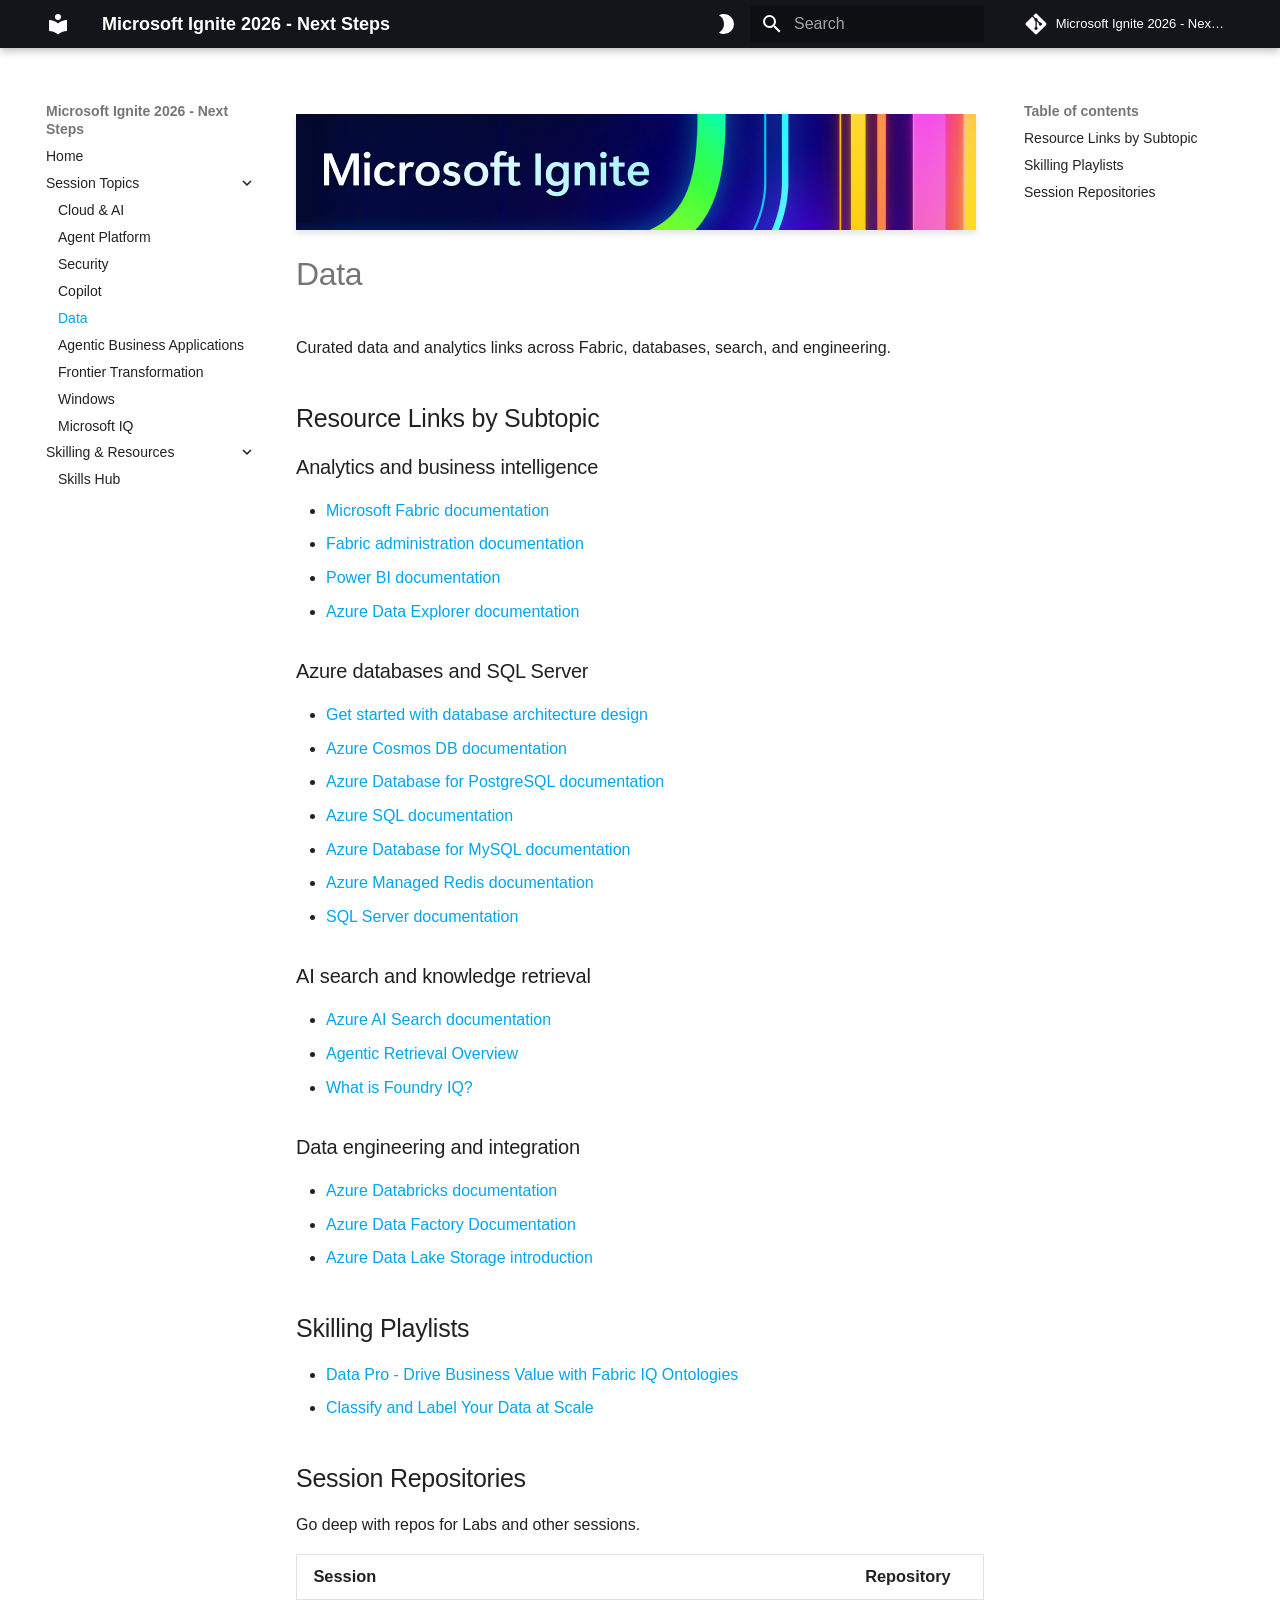
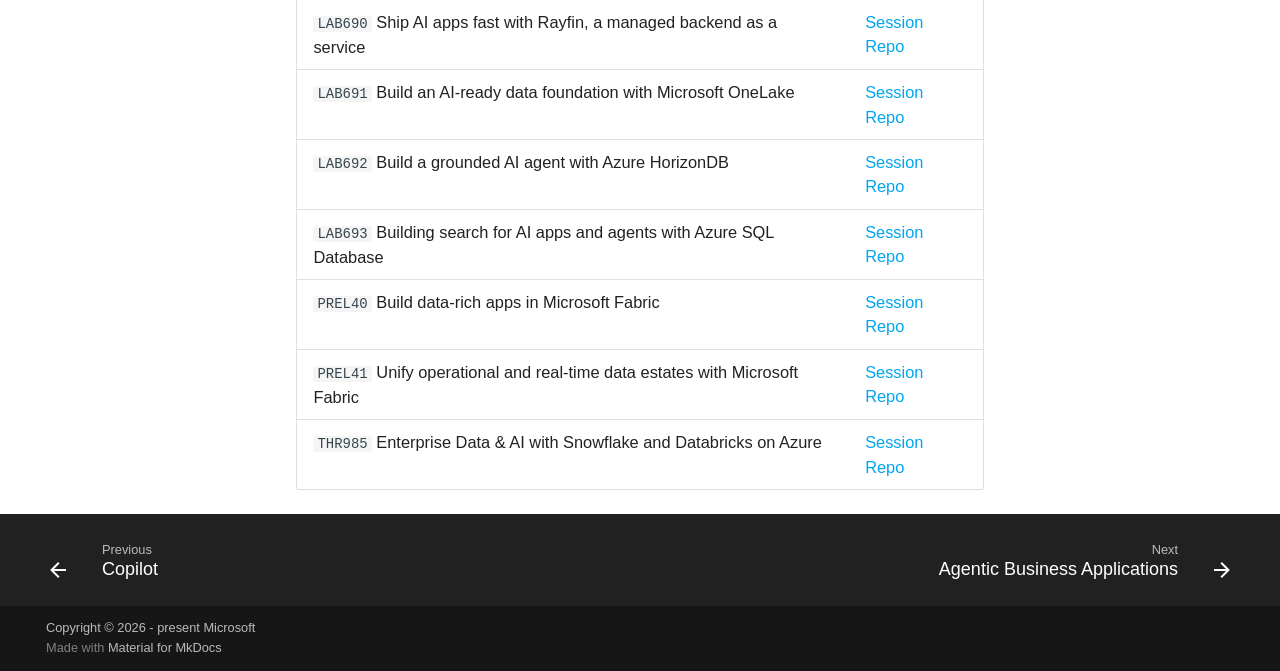
<file: data/index.html>
<!doctype html>
<html lang="en" class="no-js">
  <head>
    
      <meta charset="utf-8">
      <meta name="viewport" content="width=device-width,initial-scale=1">
      
        <meta name="description" content="Continue your learning journey after Microsoft Ignite 2026.">
      
      
        <meta name="author" content="Microsoft">
      
      
        <link rel="canonical" href="https://microsoft.github.io/ignite26-next-steps/data/">
      
      
        <link rel="prev" href="../copilot/">
      
      
        <link rel="next" href="../agentic-business-applications/">
      
      
        
      
      
      <link rel="icon" href="../assets/images/favicon.png">
      <meta name="generator" content="mkdocs-1.6.1, mkdocs-material-9.8.1">
    
    
      
        <title>Data - Microsoft Ignite 2026 - Next Steps</title>
      
    
    
      <link rel="stylesheet" href="../assets/stylesheets/main.57a0d79d.min.css">
      
        
        <link rel="stylesheet" href="../assets/stylesheets/palette.fb2fffe2.min.css">
      
      


    
    
      
    
    
      
    
    
      <link rel="stylesheet" href="../css/custom.css">
    
    <script>__md_scope=new URL("..",location),__md_hash=e=>[...e].reduce(((e,_)=>(e<<5)-e+_.charCodeAt(0)),0),__md_get=(e,_=localStorage,t=__md_scope)=>JSON.parse(_.getItem(t.pathname+"."+e)),__md_set=(e,_,t=localStorage,a=__md_scope)=>{try{t.setItem(a.pathname+"."+e,JSON.stringify(_))}catch(e){}}</script>
    
      

    
    
   <link href="../assets/stylesheets/glightbox.min.css" rel="stylesheet"/><style>
    html.glightbox-open { overflow: initial; height: 100%; }
    .gslide-title { margin-top: 0px; user-select: text; }
    .gslide-desc { color: #666; user-select: text; }
    .gslide-image img { background: white; }
    .gscrollbar-fixer { padding-right: 15px; }
    .gdesc-inner { font-size: 0.75rem; }
    body[data-md-color-scheme="slate"] .gdesc-inner { background: var(--md-default-bg-color);}
    body[data-md-color-scheme="slate"] .gslide-title { color: var(--md-default-fg-color);}
    body[data-md-color-scheme="slate"] .gslide-desc { color: var(--md-default-fg-color);}</style> <script src="../assets/javascripts/glightbox.min.js"></script></head>
  
  
    
    
      
    
    
    
    
    <body dir="ltr" data-md-color-scheme="default" data-md-color-primary="black" data-md-color-accent="indigo">
  
    
    <input class="md-toggle" data-md-toggle="drawer" type="checkbox" id="__drawer" autocomplete="off">
    <input class="md-toggle" data-md-toggle="search" type="checkbox" id="__search" autocomplete="off">
    <label class="md-overlay" for="__drawer"></label>
    <div data-md-component="skip">
      
        
        <a href="#data" class="md-skip">
          Skip to content
        </a>
      
    </div>
    <div data-md-component="announce">
      
    </div>
    
    
      

  

<header class="md-header md-header--shadow md-header--lifted" data-md-component="header">
  <nav class="md-header__inner md-grid" aria-label="Header">
    <a href=".." title="Microsoft Ignite 2026 - Next Steps" class="md-header__button md-logo" aria-label="Microsoft Ignite 2026 - Next Steps" data-md-component="logo">
      
  
  <svg xmlns="http://www.w3.org/2000/svg" viewBox="0 0 24 24"><path d="M12 8a3 3 0 0 0 3-3 3 3 0 0 0-3-3 3 3 0 0 0-3 3 3 3 0 0 0 3 3m0 3.54C9.64 9.35 6.5 8 3 8v11c3.5 0 6.64 1.35 9 3.54 2.36-2.19 5.5-3.54 9-3.54V8c-3.5 0-6.64 1.35-9 3.54"/></svg>

    </a>
    <label class="md-header__button md-icon" for="__drawer">
      
      <svg xmlns="http://www.w3.org/2000/svg" viewBox="0 0 24 24"><path d="M3 6h18v2H3zm0 5h18v2H3zm0 5h18v2H3z"/></svg>
    </label>
    <div class="md-header__title" data-md-component="header-title">
      <div class="md-header__ellipsis">
        <div class="md-header__topic">
          <span class="md-ellipsis">
            Microsoft Ignite 2026 - Next Steps
          </span>
        </div>
        <div class="md-header__topic" data-md-component="header-topic">
          <span class="md-ellipsis">
            
              Data
            
          </span>
        </div>
      </div>
    </div>
    
      
        <form class="md-header__option" data-md-component="palette">
  
    
    
    
    <input class="md-option" data-md-color-media="" data-md-color-scheme="default" data-md-color-primary="black" data-md-color-accent="indigo"  aria-label="Switch to dark mode"  type="radio" name="__palette" id="__palette_0">
    
      <label class="md-header__button md-icon" title="Switch to dark mode" for="__palette_1" hidden>
        <svg xmlns="http://www.w3.org/2000/svg" viewBox="0 0 24 24"><path d="M10 2c-1.82 0-3.53.5-5 1.35C8 5.08 10 8.3 10 12s-2 6.92-5 8.65C6.47 21.5 8.18 22 10 22a10 10 0 0 0 10-10A10 10 0 0 0 10 2"/></svg>
      </label>
    
  
    
    
    
    <input class="md-option" data-md-color-media="" data-md-color-scheme="slate" data-md-color-primary="black" data-md-color-accent="indigo"  aria-label="Switch to light mode"  type="radio" name="__palette" id="__palette_1">
    
      <label class="md-header__button md-icon" title="Switch to light mode" for="__palette_0" hidden>
        <svg xmlns="http://www.w3.org/2000/svg" viewBox="0 0 24 24"><path d="M12 8a4 4 0 0 0-4 4 4 4 0 0 0 4 4 4 4 0 0 0 4-4 4 4 0 0 0-4-4m0 10a6 6 0 0 1-6-6 6 6 0 0 1 6-6 6 6 0 0 1 6 6 6 6 0 0 1-6 6m8-9.31V4h-4.69L12 .69 8.69 4H4v4.69L.69 12 4 15.31V20h4.69L12 23.31 15.31 20H20v-4.69L23.31 12z"/></svg>
      </label>
    
  
</form>
      
    
    
      <script>var palette=__md_get("__palette");if(palette&&palette.color){if("(prefers-color-scheme)"===palette.color.media){var media=matchMedia("(prefers-color-scheme: light)"),input=document.querySelector(media.matches?"[data-md-color-media='(prefers-color-scheme: light)']":"[data-md-color-media='(prefers-color-scheme: dark)']");palette.color.media=input.getAttribute("data-md-color-media"),palette.color.scheme=input.getAttribute("data-md-color-scheme"),palette.color.primary=input.getAttribute("data-md-color-primary"),palette.color.accent=input.getAttribute("data-md-color-accent")}for(var[key,value]of Object.entries(palette.color))document.body.setAttribute("data-md-color-"+key,value)}</script>
    
    
    
      
      
        <label class="md-header__button md-icon" for="__search">
          
          <svg xmlns="http://www.w3.org/2000/svg" viewBox="0 0 24 24"><path d="M9.5 3A6.5 6.5 0 0 1 16 9.5c0 1.61-.59 3.09-1.56 4.23l.27.27h.79l5 5-1.5 1.5-5-5v-.79l-.27-.27A6.52 6.52 0 0 1 9.5 16 6.5 6.5 0 0 1 3 9.5 6.5 6.5 0 0 1 9.5 3m0 2C7 5 5 7 5 9.5S7 14 9.5 14 14 12 14 9.5 12 5 9.5 5"/></svg>
        </label>
        <div class="md-search" data-md-component="search" role="dialog">
  <label class="md-search__overlay" for="__search"></label>
  <div class="md-search__inner" role="search">
    <form class="md-search__form" name="search">
      <input type="text" class="md-search__input" name="query" aria-label="Search" placeholder="Search" autocapitalize="off" autocorrect="off" autocomplete="off" spellcheck="false" data-md-component="search-query" required>
      <label class="md-search__icon md-icon" for="__search">
        
        <svg xmlns="http://www.w3.org/2000/svg" viewBox="0 0 24 24"><path d="M9.5 3A6.5 6.5 0 0 1 16 9.5c0 1.61-.59 3.09-1.56 4.23l.27.27h.79l5 5-1.5 1.5-5-5v-.79l-.27-.27A6.52 6.52 0 0 1 9.5 16 6.5 6.5 0 0 1 3 9.5 6.5 6.5 0 0 1 9.5 3m0 2C7 5 5 7 5 9.5S7 14 9.5 14 14 12 14 9.5 12 5 9.5 5"/></svg>
        
        <svg xmlns="http://www.w3.org/2000/svg" viewBox="0 0 24 24"><path d="M20 11v2H8l5.5 5.5-1.42 1.42L4.16 12l7.92-7.92L13.5 5.5 8 11z"/></svg>
      </label>
      <nav class="md-search__options" aria-label="Search">
        
        <button type="reset" class="md-search__icon md-icon" title="Clear" aria-label="Clear" tabindex="-1">
          
          <svg xmlns="http://www.w3.org/2000/svg" viewBox="0 0 24 24"><path d="M19 6.41 17.59 5 12 10.59 6.41 5 5 6.41 10.59 12 5 17.59 6.41 19 12 13.41 17.59 19 19 17.59 13.41 12z"/></svg>
        </button>
      </nav>
      
    </form>
    <div class="md-search__output">
      <div class="md-search__scrollwrap" tabindex="0" data-md-scrollfix>
        <div class="md-search-result" data-md-component="search-result">
          <div class="md-search-result__meta">
            Initializing search
          </div>
          <ol class="md-search-result__list" role="presentation"></ol>
        </div>
      </div>
    </div>
  </div>
</div>
      
    
    
      <div class="md-header__source">
        <a href="https://github.com/microsoft/ignite26-next-steps" title="Go to repository" class="md-source" data-md-component="source">
  <div class="md-source__icon md-icon">
    
    <svg xmlns="http://www.w3.org/2000/svg" viewBox="0 0 448 512"><!--! Font Awesome Free 7.1.0 by @fontawesome - https://fontawesome.com License - https://fontawesome.com/license/free (Icons: CC BY 4.0, Fonts: SIL OFL 1.1, Code: MIT License) Copyright 2025 Fonticons, Inc.--><path d="M439.6 236.1 244 40.5c-5.4-5.5-12.8-8.5-20.4-8.5s-15 3-20.4 8.4L162.5 81l51.5 51.5c27.1-9.1 52.7 16.8 43.4 43.7l49.7 49.7c34.2-11.8 61.2 31 35.5 56.7-26.5 26.5-70.2-2.9-56-37.3L240.3 199v121.9c25.3 12.5 22.3 41.8 9.1 55-6.4 6.4-15.2 10.1-24.3 10.1s-17.8-3.6-24.3-10.1c-17.6-17.6-11.1-46.9 11.2-56v-123c-20.8-8.5-24.6-30.7-18.6-45L142.6 101 8.5 235.1C3 240.6 0 247.9 0 255.5s3 15 8.5 20.4l195.6 195.7c5.4 5.4 12.7 8.4 20.4 8.4s15-3 20.4-8.4l194.7-194.7c5.4-5.4 8.4-12.8 8.4-20.4s-3-15-8.4-20.4"/></svg>
  </div>
  <div class="md-source__repository">
    Microsoft Ignite 2026 - Next Steps
  </div>
</a>
      </div>
    
  </nav>
  
    
  
</header>
    
    <div class="md-container" data-md-component="container">
      
      
        
      
      <main class="md-main" data-md-component="main">
        <div class="md-main__inner md-grid">
          
            
              
              <div class="md-sidebar md-sidebar--primary" data-md-component="sidebar" data-md-type="navigation" >
                <div class="md-sidebar__scrollwrap">
                  <div class="md-sidebar__inner">
                    



<nav class="md-nav md-nav--primary" aria-label="Navigation" data-md-level="0">
  <label class="md-nav__title" for="__drawer">
    <a href=".." title="Microsoft Ignite 2026 - Next Steps" class="md-nav__button md-logo" aria-label="Microsoft Ignite 2026 - Next Steps" data-md-component="logo">
      
  
  <svg xmlns="http://www.w3.org/2000/svg" viewBox="0 0 24 24"><path d="M12 8a3 3 0 0 0 3-3 3 3 0 0 0-3-3 3 3 0 0 0-3 3 3 3 0 0 0 3 3m0 3.54C9.64 9.35 6.5 8 3 8v11c3.5 0 6.64 1.35 9 3.54 2.36-2.19 5.5-3.54 9-3.54V8c-3.5 0-6.64 1.35-9 3.54"/></svg>

    </a>
    Microsoft Ignite 2026 - Next Steps
  </label>
  
    <div class="md-nav__source">
      <a href="https://github.com/microsoft/ignite26-next-steps" title="Go to repository" class="md-source" data-md-component="source">
  <div class="md-source__icon md-icon">
    
    <svg xmlns="http://www.w3.org/2000/svg" viewBox="0 0 448 512"><!--! Font Awesome Free 7.1.0 by @fontawesome - https://fontawesome.com License - https://fontawesome.com/license/free (Icons: CC BY 4.0, Fonts: SIL OFL 1.1, Code: MIT License) Copyright 2025 Fonticons, Inc.--><path d="M439.6 236.1 244 40.5c-5.4-5.5-12.8-8.5-20.4-8.5s-15 3-20.4 8.4L162.5 81l51.5 51.5c27.1-9.1 52.7 16.8 43.4 43.7l49.7 49.7c34.2-11.8 61.2 31 35.5 56.7-26.5 26.5-70.2-2.9-56-37.3L240.3 199v121.9c25.3 12.5 22.3 41.8 9.1 55-6.4 6.4-15.2 10.1-24.3 10.1s-17.8-3.6-24.3-10.1c-17.6-17.6-11.1-46.9 11.2-56v-123c-20.8-8.5-24.6-30.7-18.6-45L142.6 101 8.5 235.1C3 240.6 0 247.9 0 255.5s3 15 8.5 20.4l195.6 195.7c5.4 5.4 12.7 8.4 20.4 8.4s15-3 20.4-8.4l194.7-194.7c5.4-5.4 8.4-12.8 8.4-20.4s-3-15-8.4-20.4"/></svg>
  </div>
  <div class="md-source__repository">
    Microsoft Ignite 2026 - Next Steps
  </div>
</a>
    </div>
  
  <ul class="md-nav__list" data-md-scrollfix>
    
      
      
  
  
  
  
    <li class="md-nav__item">
      <a href=".." class="md-nav__link">
        
  
  
  <span class="md-ellipsis">
    
  
    Home
  

    
  </span>
  
  

      </a>
    </li>
  

    
      
      
  
  
    
  
  
  
    
    
    
    
    
    <li class="md-nav__item md-nav__item--active md-nav__item--nested">
      
        
        
        <input class="md-nav__toggle md-toggle " type="checkbox" id="__nav_2" checked>
        
          
          <label class="md-nav__link" for="__nav_2" id="__nav_2_label" tabindex="0">
            
  
  
  <span class="md-ellipsis">
    
  
    Session Topics
  

    
  </span>
  
  

            <span class="md-nav__icon md-icon"></span>
          </label>
        
        <nav class="md-nav" data-md-level="1" aria-labelledby="__nav_2_label" aria-expanded="true">
          <label class="md-nav__title" for="__nav_2">
            <span class="md-nav__icon md-icon"></span>
            
  
    Session Topics
  

          </label>
          <ul class="md-nav__list" data-md-scrollfix>
            
              
                
  
  
  
  
    <li class="md-nav__item">
      <a href="../cloud-ai/" class="md-nav__link">
        
  
  
  <span class="md-ellipsis">
    
  
    Cloud & AI
  

    
  </span>
  
  

      </a>
    </li>
  

              
            
              
                
  
  
  
  
    <li class="md-nav__item">
      <a href="../agent-platform/" class="md-nav__link">
        
  
  
  <span class="md-ellipsis">
    
  
    Agent Platform
  

    
  </span>
  
  

      </a>
    </li>
  

              
            
              
                
  
  
  
  
    <li class="md-nav__item">
      <a href="../security/" class="md-nav__link">
        
  
  
  <span class="md-ellipsis">
    
  
    Security
  

    
  </span>
  
  

      </a>
    </li>
  

              
            
              
                
  
  
  
  
    <li class="md-nav__item">
      <a href="../copilot/" class="md-nav__link">
        
  
  
  <span class="md-ellipsis">
    
  
    Copilot
  

    
  </span>
  
  

      </a>
    </li>
  

              
            
              
                
  
  
    
  
  
  
    <li class="md-nav__item md-nav__item--active">
      
      <input class="md-nav__toggle md-toggle" type="checkbox" id="__toc">
      
      
        
      
      
        <label class="md-nav__link md-nav__link--active" for="__toc">
          
  
  
  <span class="md-ellipsis">
    
  
    Data
  

    
  </span>
  
  

          <span class="md-nav__icon md-icon"></span>
        </label>
      
      <a href="./" class="md-nav__link md-nav__link--active">
        
  
  
  <span class="md-ellipsis">
    
  
    Data
  

    
  </span>
  
  

      </a>
      
        

<nav class="md-nav md-nav--secondary" aria-label="Table of contents">
  
  
  
    
  
  
    <label class="md-nav__title" for="__toc">
      <span class="md-nav__icon md-icon"></span>
      Table of contents
    </label>
    <ul class="md-nav__list" data-md-component="toc" data-md-scrollfix>
      
        <li class="md-nav__item">
  <a href="#resource-links-by-subtopic" class="md-nav__link">
    <span class="md-ellipsis">
      
        Resource Links by Subtopic
      
    </span>
  </a>
  
</li>
      
        <li class="md-nav__item">
  <a href="#skilling-playlists" class="md-nav__link">
    <span class="md-ellipsis">
      
        Skilling Playlists
      
    </span>
  </a>
  
</li>
      
        <li class="md-nav__item">
  <a href="#session-repositories" class="md-nav__link">
    <span class="md-ellipsis">
      
        Session Repositories
      
    </span>
  </a>
  
</li>
      
    </ul>
  
</nav>
      
    </li>
  

              
            
              
                
  
  
  
  
    <li class="md-nav__item">
      <a href="../agentic-business-applications/" class="md-nav__link">
        
  
  
  <span class="md-ellipsis">
    
  
    Agentic Business Applications
  

    
  </span>
  
  

      </a>
    </li>
  

              
            
              
                
  
  
  
  
    <li class="md-nav__item">
      <a href="../frontier-transformation/" class="md-nav__link">
        
  
  
  <span class="md-ellipsis">
    
  
    Frontier Transformation
  

    
  </span>
  
  

      </a>
    </li>
  

              
            
              
                
  
  
  
  
    <li class="md-nav__item">
      <a href="../windows/" class="md-nav__link">
        
  
  
  <span class="md-ellipsis">
    
  
    Windows
  

    
  </span>
  
  

      </a>
    </li>
  

              
            
              
                
  
  
  
  
    <li class="md-nav__item">
      <a href="../microsoft-iq/" class="md-nav__link">
        
  
  
  <span class="md-ellipsis">
    
  
    Microsoft IQ
  

    
  </span>
  
  

      </a>
    </li>
  

              
            
          </ul>
        </nav>
      
    </li>
  

    
      
      
  
  
  
  
    
    
    
    
    
    <li class="md-nav__item md-nav__item--nested">
      
        
        
          
        
        <input class="md-nav__toggle md-toggle md-toggle--indeterminate" type="checkbox" id="__nav_3" >
        
          
          <label class="md-nav__link" for="__nav_3" id="__nav_3_label" tabindex="0">
            
  
  
  <span class="md-ellipsis">
    
  
    Skilling & Resources
  

    
  </span>
  
  

            <span class="md-nav__icon md-icon"></span>
          </label>
        
        <nav class="md-nav" data-md-level="1" aria-labelledby="__nav_3_label" aria-expanded="false">
          <label class="md-nav__title" for="__nav_3">
            <span class="md-nav__icon md-icon"></span>
            
  
    Skilling & Resources
  

          </label>
          <ul class="md-nav__list" data-md-scrollfix>
            
              
                
  
  
  
  
    <li class="md-nav__item">
      <a href="../skills-hub/" class="md-nav__link">
        
  
  
  <span class="md-ellipsis">
    
  
    Skills Hub
  

    
  </span>
  
  

      </a>
    </li>
  

              
            
          </ul>
        </nav>
      
    </li>
  

    
  </ul>
</nav>
                  </div>
                </div>
              </div>
            
            
              
              <div class="md-sidebar md-sidebar--secondary" data-md-component="sidebar" data-md-type="toc" >
                <div class="md-sidebar__scrollwrap">
                  <div class="md-sidebar__inner">
                    

<nav class="md-nav md-nav--secondary" aria-label="Table of contents">
  
  
  
    
  
  
    <label class="md-nav__title" for="__toc">
      <span class="md-nav__icon md-icon"></span>
      Table of contents
    </label>
    <ul class="md-nav__list" data-md-component="toc" data-md-scrollfix>
      
        <li class="md-nav__item">
  <a href="#resource-links-by-subtopic" class="md-nav__link">
    <span class="md-ellipsis">
      
        Resource Links by Subtopic
      
    </span>
  </a>
  
</li>
      
        <li class="md-nav__item">
  <a href="#skilling-playlists" class="md-nav__link">
    <span class="md-ellipsis">
      
        Skilling Playlists
      
    </span>
  </a>
  
</li>
      
        <li class="md-nav__item">
  <a href="#session-repositories" class="md-nav__link">
    <span class="md-ellipsis">
      
        Session Repositories
      
    </span>
  </a>
  
</li>
      
    </ul>
  
</nav>
                  </div>
                </div>
              </div>
            
          
          
            <div class="md-content" data-md-component="content">
              
              <article class="md-content__inner md-typeset">
                
                  


  
  


<p><a class="glightbox" href="../img/banner-ignite-26.png" data-type="image" data-width="auto" data-height="auto" data-desc-position="bottom"><img alt="Microsoft Ignite 2026" src="../img/banner-ignite-26.png" /></a></p>
<h1 id="data">Data<a class="headerlink" href="#data" title="Permanent link">&para;</a></h1>
<p>Curated data and analytics links across Fabric, databases, search, and engineering.</p>
<h2 id="resource-links-by-subtopic">Resource Links by Subtopic<a class="headerlink" href="#resource-links-by-subtopic" title="Permanent link">&para;</a></h2>
<h3 id="analytics-and-business-intelligence">Analytics and business intelligence<a class="headerlink" href="#analytics-and-business-intelligence" title="Permanent link">&para;</a></h3>
<ul>
<li><a href="https://learn.microsoft.com/en-us/fabric/">Microsoft Fabric documentation</a></li>
<li><a href="https://learn.microsoft.com/en-us/fabric/admin/">Fabric administration documentation</a></li>
<li><a href="https://learn.microsoft.com/en-us/power-bi/">Power BI documentation</a></li>
<li><a href="https://learn.microsoft.com/en-us/azure/data-explorer/">Azure Data Explorer documentation</a></li>
</ul>
<h3 id="azure-databases-and-sql-server">Azure databases and SQL Server<a class="headerlink" href="#azure-databases-and-sql-server" title="Permanent link">&para;</a></h3>
<ul>
<li><a href="https://learn.microsoft.com/en-us/azure/architecture/databases/database-get-started">Get started with database architecture design</a></li>
<li><a href="https://learn.microsoft.com/en-us/azure/cosmos-db/">Azure Cosmos DB documentation</a></li>
<li><a href="https://learn.microsoft.com/en-us/azure/postgresql/">Azure Database for PostgreSQL documentation</a></li>
<li><a href="https://learn.microsoft.com/en-us/azure/azure-sql/">Azure SQL documentation</a></li>
<li><a href="https://learn.microsoft.com/en-us/azure/mysql/">Azure Database for MySQL documentation</a></li>
<li><a href="https://learn.microsoft.com/en-us/azure/redis/">Azure Managed Redis documentation</a></li>
<li><a href="https://learn.microsoft.com/en-us/sql/sql-server/">SQL Server documentation</a></li>
</ul>
<h3 id="ai-search-and-knowledge-retrieval">AI search and knowledge retrieval<a class="headerlink" href="#ai-search-and-knowledge-retrieval" title="Permanent link">&para;</a></h3>
<ul>
<li><a href="https://learn.microsoft.com/en-us/azure/search/">Azure AI Search documentation</a></li>
<li><a href="https://learn.microsoft.com/en-us/azure/search/agentic-retrieval-overview">Agentic Retrieval Overview</a></li>
<li><a href="https://learn.microsoft.com/en-us/azure/foundry/agents/concepts/what-is-foundry-iq">What is Foundry IQ?</a></li>
</ul>
<h3 id="data-engineering-and-integration">Data engineering and integration<a class="headerlink" href="#data-engineering-and-integration" title="Permanent link">&para;</a></h3>
<ul>
<li><a href="https://learn.microsoft.com/en-us/azure/databricks/">Azure Databricks documentation</a></li>
<li><a href="https://learn.microsoft.com/en-us/azure/data-factory/">Azure Data Factory Documentation</a></li>
<li><a href="https://learn.microsoft.com/en-us/azure/storage/blobs/data-lake-storage-introduction">Azure Data Lake Storage introduction</a></li>
</ul>
<h2 id="skilling-playlists">Skilling Playlists<a class="headerlink" href="#skilling-playlists" title="Permanent link">&para;</a></h2>
<ul>
<li><a href="https://aka.ms/Ignite26/TopicPg/FabricIQOntologies">Data Pro - Drive Business Value with Fabric IQ Ontologies</a></li>
<li><a href="https://aka.ms/Ignite26/TopicPgData/SecureDataAtScale">Classify and Label Your Data at Scale</a></li>
</ul>
<h2 id="session-repositories">Session Repositories<a class="headerlink" href="#session-repositories" title="Permanent link">&para;</a></h2>
<p>Go deep with repos for Labs and other sessions.</p>
<table>
<thead>
<tr>
<th>Session</th>
<th>Repository</th>
</tr>
</thead>
<tbody>
<tr>
<td><code>LAB690</code> Ship AI apps fast with Rayfin, a managed backend as a service</td>
<td><a href="https://aka.ms/ignite26/LAB690/repo">Session Repo</a></td>
</tr>
<tr>
<td><code>LAB691</code> Build an AI-ready data foundation with Microsoft OneLake</td>
<td><a href="https://aka.ms/ignite26/LAB691/repo">Session Repo</a></td>
</tr>
<tr>
<td><code>LAB692</code> Build a grounded AI agent with Azure HorizonDB</td>
<td><a href="https://aka.ms/ignite26/LAB692/repo">Session Repo</a></td>
</tr>
<tr>
<td><code>LAB693</code> Building search for AI apps and agents with Azure SQL Database</td>
<td><a href="https://aka.ms/ignite26/LAB693/repo">Session Repo</a></td>
</tr>
<tr>
<td><code>PREL40</code> Build data-rich apps in Microsoft Fabric</td>
<td><a href="https://aka.ms/ignite26/PREL40/repo">Session Repo</a></td>
</tr>
<tr>
<td><code>PREL41</code> Unify operational and real-time data estates with Microsoft Fabric</td>
<td><a href="https://aka.ms/ignite26/PREL41/repo">Session Repo</a></td>
</tr>
<tr>
<td><code>THR985</code> Enterprise Data &amp; AI with Snowflake and Databricks on Azure</td>
<td><a href="https://aka.ms/ignite26/THR985/repo">Session Repo</a></td>
</tr>
</tbody>
</table>












                
              </article>
            </div>
          
          
  <script>var tabs=__md_get("__tabs");if(Array.isArray(tabs))e:for(var set of document.querySelectorAll(".tabbed-set")){var labels=set.querySelector(".tabbed-labels");for(var tab of tabs)for(var label of labels.getElementsByTagName("label"))if(label.innerText.trim()===tab){var input=document.getElementById(label.htmlFor);input.checked=!0;continue e}}</script>

<script>var target=document.getElementById(location.hash.slice(1));target&&target.name&&(target.checked=target.name.startsWith("__tabbed_"))</script>
        </div>
        
      </main>
      
        <footer class="md-footer">
  
    
      
      <nav class="md-footer__inner md-grid" aria-label="Footer" >
        
          
          <a href="../copilot/" class="md-footer__link md-footer__link--prev" aria-label="Previous: Copilot">
            <div class="md-footer__button md-icon">
              
              <svg xmlns="http://www.w3.org/2000/svg" viewBox="0 0 24 24"><path d="M20 11v2H8l5.5 5.5-1.42 1.42L4.16 12l7.92-7.92L13.5 5.5 8 11z"/></svg>
            </div>
            <div class="md-footer__title">
              <span class="md-footer__direction">
                Previous
              </span>
              <div class="md-ellipsis">
                Copilot
              </div>
            </div>
          </a>
        
        
          
          <a href="../agentic-business-applications/" class="md-footer__link md-footer__link--next" aria-label="Next: Agentic Business Applications">
            <div class="md-footer__title">
              <span class="md-footer__direction">
                Next
              </span>
              <div class="md-ellipsis">
                Agentic Business Applications
              </div>
            </div>
            <div class="md-footer__button md-icon">
              
              <svg xmlns="http://www.w3.org/2000/svg" viewBox="0 0 24 24"><path d="M4 11v2h12l-5.5 5.5 1.42 1.42L19.84 12l-7.92-7.92L10.5 5.5 16 11z"/></svg>
            </div>
          </a>
        
      </nav>
    
  
  <div class="md-footer-meta md-typeset">
    <div class="md-footer-meta__inner md-grid">
      <div class="md-copyright">
  
    <div class="md-copyright__highlight">
      Copyright &copy; 2026 - present Microsoft

    </div>
  
  
    Made with
    <a href="https://squidfunk.github.io/mkdocs-material/" target="_blank" rel="noopener">
      Material for MkDocs
    </a>
  
</div>
      
    </div>
  </div>
</footer>
      
    </div>
    <div class="md-dialog" data-md-component="dialog">
      <div class="md-dialog__inner md-typeset"></div>
    </div>
    
    
    
      
      
      <script id="__config" type="application/json">{"annotate": null, "base": "..", "features": ["navigation.footer", "content.code.copy", "navigation.tabs.sticky", "content.tabs.link", "navigation.expand"], "search": "../assets/javascripts/workers/search.a7633da7.min.js", "tags": null, "translations": {"clipboard.copied": "Copied to clipboard", "clipboard.copy": "Copy to clipboard", "search.result.more.one": "1 more on this page", "search.result.more.other": "# more on this page", "search.result.none": "No matching documents", "search.result.one": "1 matching document", "search.result.other": "# matching documents", "search.result.placeholder": "Type to start searching", "search.result.term.missing": "Missing", "select.version": "Select version"}, "version": null}</script>
    
    
      <script src="../assets/javascripts/bundle.a5f9d56c.min.js"></script>
      
    
  <script id="init-glightbox">const lightbox = GLightbox({"touchNavigation": true, "loop": false, "zoomable": true, "draggable": true, "openEffect": "zoom", "closeEffect": "zoom", "slideEffect": "slide"});
document$.subscribe(() => { lightbox.reload() });
</script></body>
</html>
</file>
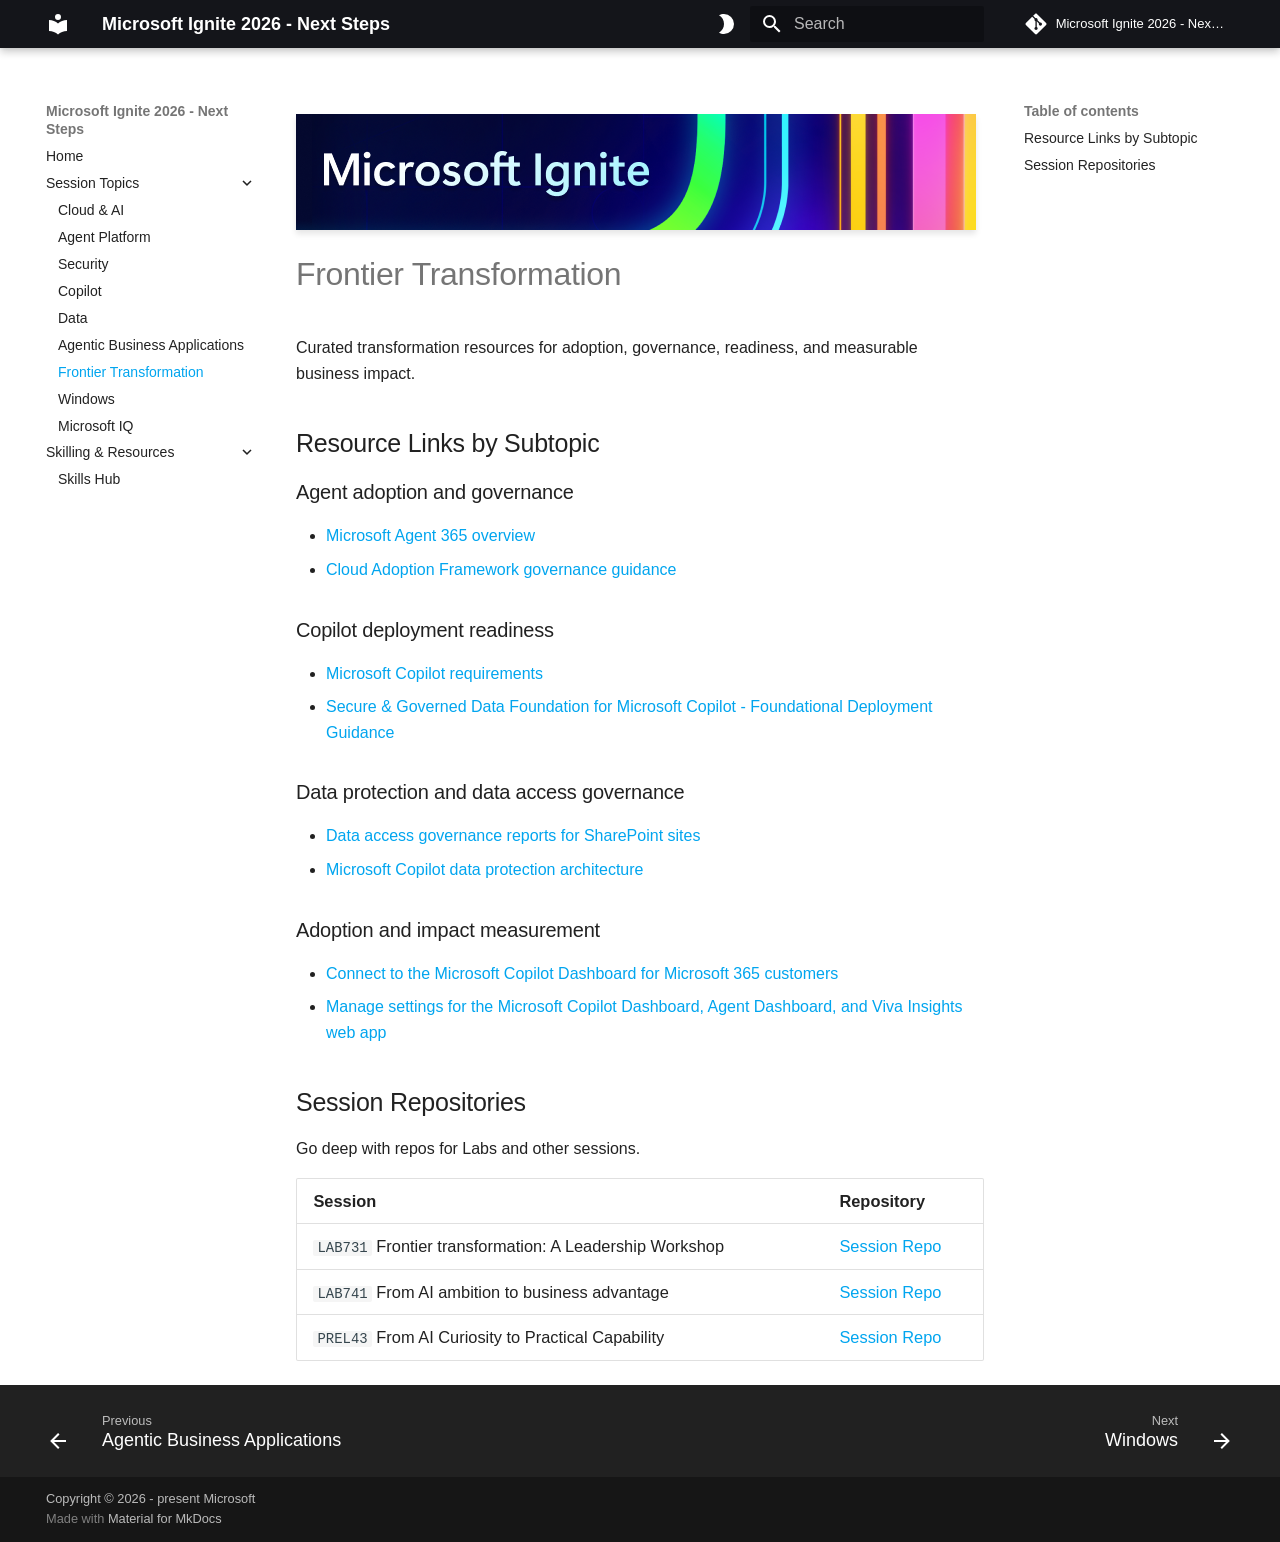
<file: frontier-transformation/index.html>
<!doctype html>
<html lang="en" class="no-js">
  <head>
    
      <meta charset="utf-8">
      <meta name="viewport" content="width=device-width,initial-scale=1">
      
        <meta name="description" content="Continue your learning journey after Microsoft Ignite 2026.">
      
      
        <meta name="author" content="Microsoft">
      
      
        <link rel="canonical" href="https://microsoft.github.io/ignite26-next-steps/frontier-transformation/">
      
      
        <link rel="prev" href="../agentic-business-applications/">
      
      
        <link rel="next" href="../windows/">
      
      
        
      
      
      <link rel="icon" href="../assets/images/favicon.png">
      <meta name="generator" content="mkdocs-1.6.1, mkdocs-material-9.8.1">
    
    
      
        <title>Frontier Transformation - Microsoft Ignite 2026 - Next Steps</title>
      
    
    
      <link rel="stylesheet" href="../assets/stylesheets/main.57a0d79d.min.css">
      
        
        <link rel="stylesheet" href="../assets/stylesheets/palette.fb2fffe2.min.css">
      
      


    
    
      
    
    
      
    
    
      <link rel="stylesheet" href="../css/custom.css">
    
    <script>__md_scope=new URL("..",location),__md_hash=e=>[...e].reduce(((e,_)=>(e<<5)-e+_.charCodeAt(0)),0),__md_get=(e,_=localStorage,t=__md_scope)=>JSON.parse(_.getItem(t.pathname+"."+e)),__md_set=(e,_,t=localStorage,a=__md_scope)=>{try{t.setItem(a.pathname+"."+e,JSON.stringify(_))}catch(e){}}</script>
    
      

    
    
   <link href="../assets/stylesheets/glightbox.min.css" rel="stylesheet"/><style>
    html.glightbox-open { overflow: initial; height: 100%; }
    .gslide-title { margin-top: 0px; user-select: text; }
    .gslide-desc { color: #666; user-select: text; }
    .gslide-image img { background: white; }
    .gscrollbar-fixer { padding-right: 15px; }
    .gdesc-inner { font-size: 0.75rem; }
    body[data-md-color-scheme="slate"] .gdesc-inner { background: var(--md-default-bg-color);}
    body[data-md-color-scheme="slate"] .gslide-title { color: var(--md-default-fg-color);}
    body[data-md-color-scheme="slate"] .gslide-desc { color: var(--md-default-fg-color);}</style> <script src="../assets/javascripts/glightbox.min.js"></script></head>
  
  
    
    
      
    
    
    
    
    <body dir="ltr" data-md-color-scheme="default" data-md-color-primary="black" data-md-color-accent="indigo">
  
    
    <input class="md-toggle" data-md-toggle="drawer" type="checkbox" id="__drawer" autocomplete="off">
    <input class="md-toggle" data-md-toggle="search" type="checkbox" id="__search" autocomplete="off">
    <label class="md-overlay" for="__drawer"></label>
    <div data-md-component="skip">
      
        
        <a href="#frontier-transformation" class="md-skip">
          Skip to content
        </a>
      
    </div>
    <div data-md-component="announce">
      
    </div>
    
    
      

  

<header class="md-header md-header--shadow md-header--lifted" data-md-component="header">
  <nav class="md-header__inner md-grid" aria-label="Header">
    <a href=".." title="Microsoft Ignite 2026 - Next Steps" class="md-header__button md-logo" aria-label="Microsoft Ignite 2026 - Next Steps" data-md-component="logo">
      
  
  <svg xmlns="http://www.w3.org/2000/svg" viewBox="0 0 24 24"><path d="M12 8a3 3 0 0 0 3-3 3 3 0 0 0-3-3 3 3 0 0 0-3 3 3 3 0 0 0 3 3m0 3.54C9.64 9.35 6.5 8 3 8v11c3.5 0 6.64 1.35 9 3.54 2.36-2.19 5.5-3.54 9-3.54V8c-3.5 0-6.64 1.35-9 3.54"/></svg>

    </a>
    <label class="md-header__button md-icon" for="__drawer">
      
      <svg xmlns="http://www.w3.org/2000/svg" viewBox="0 0 24 24"><path d="M3 6h18v2H3zm0 5h18v2H3zm0 5h18v2H3z"/></svg>
    </label>
    <div class="md-header__title" data-md-component="header-title">
      <div class="md-header__ellipsis">
        <div class="md-header__topic">
          <span class="md-ellipsis">
            Microsoft Ignite 2026 - Next Steps
          </span>
        </div>
        <div class="md-header__topic" data-md-component="header-topic">
          <span class="md-ellipsis">
            
              Frontier Transformation
            
          </span>
        </div>
      </div>
    </div>
    
      
        <form class="md-header__option" data-md-component="palette">
  
    
    
    
    <input class="md-option" data-md-color-media="" data-md-color-scheme="default" data-md-color-primary="black" data-md-color-accent="indigo"  aria-label="Switch to dark mode"  type="radio" name="__palette" id="__palette_0">
    
      <label class="md-header__button md-icon" title="Switch to dark mode" for="__palette_1" hidden>
        <svg xmlns="http://www.w3.org/2000/svg" viewBox="0 0 24 24"><path d="M10 2c-1.82 0-3.53.5-5 1.35C8 5.08 10 8.3 10 12s-2 6.92-5 8.65C6.47 21.5 8.18 22 10 22a10 10 0 0 0 10-10A10 10 0 0 0 10 2"/></svg>
      </label>
    
  
    
    
    
    <input class="md-option" data-md-color-media="" data-md-color-scheme="slate" data-md-color-primary="black" data-md-color-accent="indigo"  aria-label="Switch to light mode"  type="radio" name="__palette" id="__palette_1">
    
      <label class="md-header__button md-icon" title="Switch to light mode" for="__palette_0" hidden>
        <svg xmlns="http://www.w3.org/2000/svg" viewBox="0 0 24 24"><path d="M12 8a4 4 0 0 0-4 4 4 4 0 0 0 4 4 4 4 0 0 0 4-4 4 4 0 0 0-4-4m0 10a6 6 0 0 1-6-6 6 6 0 0 1 6-6 6 6 0 0 1 6 6 6 6 0 0 1-6 6m8-9.31V4h-4.69L12 .69 8.69 4H4v4.69L.69 12 4 15.31V20h4.69L12 23.31 15.31 20H20v-4.69L23.31 12z"/></svg>
      </label>
    
  
</form>
      
    
    
      <script>var palette=__md_get("__palette");if(palette&&palette.color){if("(prefers-color-scheme)"===palette.color.media){var media=matchMedia("(prefers-color-scheme: light)"),input=document.querySelector(media.matches?"[data-md-color-media='(prefers-color-scheme: light)']":"[data-md-color-media='(prefers-color-scheme: dark)']");palette.color.media=input.getAttribute("data-md-color-media"),palette.color.scheme=input.getAttribute("data-md-color-scheme"),palette.color.primary=input.getAttribute("data-md-color-primary"),palette.color.accent=input.getAttribute("data-md-color-accent")}for(var[key,value]of Object.entries(palette.color))document.body.setAttribute("data-md-color-"+key,value)}</script>
    
    
    
      
      
        <label class="md-header__button md-icon" for="__search">
          
          <svg xmlns="http://www.w3.org/2000/svg" viewBox="0 0 24 24"><path d="M9.5 3A6.5 6.5 0 0 1 16 9.5c0 1.61-.59 3.09-1.56 4.23l.27.27h.79l5 5-1.5 1.5-5-5v-.79l-.27-.27A6.52 6.52 0 0 1 9.5 16 6.5 6.5 0 0 1 3 9.5 6.5 6.5 0 0 1 9.5 3m0 2C7 5 5 7 5 9.5S7 14 9.5 14 14 12 14 9.5 12 5 9.5 5"/></svg>
        </label>
        <div class="md-search" data-md-component="search" role="dialog">
  <label class="md-search__overlay" for="__search"></label>
  <div class="md-search__inner" role="search">
    <form class="md-search__form" name="search">
      <input type="text" class="md-search__input" name="query" aria-label="Search" placeholder="Search" autocapitalize="off" autocorrect="off" autocomplete="off" spellcheck="false" data-md-component="search-query" required>
      <label class="md-search__icon md-icon" for="__search">
        
        <svg xmlns="http://www.w3.org/2000/svg" viewBox="0 0 24 24"><path d="M9.5 3A6.5 6.5 0 0 1 16 9.5c0 1.61-.59 3.09-1.56 4.23l.27.27h.79l5 5-1.5 1.5-5-5v-.79l-.27-.27A6.52 6.52 0 0 1 9.5 16 6.5 6.5 0 0 1 3 9.5 6.5 6.5 0 0 1 9.5 3m0 2C7 5 5 7 5 9.5S7 14 9.5 14 14 12 14 9.5 12 5 9.5 5"/></svg>
        
        <svg xmlns="http://www.w3.org/2000/svg" viewBox="0 0 24 24"><path d="M20 11v2H8l5.5 5.5-1.42 1.42L4.16 12l7.92-7.92L13.5 5.5 8 11z"/></svg>
      </label>
      <nav class="md-search__options" aria-label="Search">
        
        <button type="reset" class="md-search__icon md-icon" title="Clear" aria-label="Clear" tabindex="-1">
          
          <svg xmlns="http://www.w3.org/2000/svg" viewBox="0 0 24 24"><path d="M19 6.41 17.59 5 12 10.59 6.41 5 5 6.41 10.59 12 5 17.59 6.41 19 12 13.41 17.59 19 19 17.59 13.41 12z"/></svg>
        </button>
      </nav>
      
    </form>
    <div class="md-search__output">
      <div class="md-search__scrollwrap" tabindex="0" data-md-scrollfix>
        <div class="md-search-result" data-md-component="search-result">
          <div class="md-search-result__meta">
            Initializing search
          </div>
          <ol class="md-search-result__list" role="presentation"></ol>
        </div>
      </div>
    </div>
  </div>
</div>
      
    
    
      <div class="md-header__source">
        <a href="https://github.com/microsoft/ignite26-next-steps" title="Go to repository" class="md-source" data-md-component="source">
  <div class="md-source__icon md-icon">
    
    <svg xmlns="http://www.w3.org/2000/svg" viewBox="0 0 448 512"><!--! Font Awesome Free 7.1.0 by @fontawesome - https://fontawesome.com License - https://fontawesome.com/license/free (Icons: CC BY 4.0, Fonts: SIL OFL 1.1, Code: MIT License) Copyright 2025 Fonticons, Inc.--><path d="M439.6 236.1 244 40.5c-5.4-5.5-12.8-8.5-20.4-8.5s-15 3-20.4 8.4L162.5 81l51.5 51.5c27.1-9.1 52.7 16.8 43.4 43.7l49.7 49.7c34.2-11.8 61.2 31 35.5 56.7-26.5 26.5-70.2-2.9-56-37.3L240.3 199v121.9c25.3 12.5 22.3 41.8 9.1 55-6.4 6.4-15.2 10.1-24.3 10.1s-17.8-3.6-24.3-10.1c-17.6-17.6-11.1-46.9 11.2-56v-123c-20.8-8.5-24.6-30.7-18.6-45L142.6 101 8.5 235.1C3 240.6 0 247.9 0 255.5s3 15 8.5 20.4l195.6 195.7c5.4 5.4 12.7 8.4 20.4 8.4s15-3 20.4-8.4l194.7-194.7c5.4-5.4 8.4-12.8 8.4-20.4s-3-15-8.4-20.4"/></svg>
  </div>
  <div class="md-source__repository">
    Microsoft Ignite 2026 - Next Steps
  </div>
</a>
      </div>
    
  </nav>
  
    
  
</header>
    
    <div class="md-container" data-md-component="container">
      
      
        
      
      <main class="md-main" data-md-component="main">
        <div class="md-main__inner md-grid">
          
            
              
              <div class="md-sidebar md-sidebar--primary" data-md-component="sidebar" data-md-type="navigation" >
                <div class="md-sidebar__scrollwrap">
                  <div class="md-sidebar__inner">
                    



<nav class="md-nav md-nav--primary" aria-label="Navigation" data-md-level="0">
  <label class="md-nav__title" for="__drawer">
    <a href=".." title="Microsoft Ignite 2026 - Next Steps" class="md-nav__button md-logo" aria-label="Microsoft Ignite 2026 - Next Steps" data-md-component="logo">
      
  
  <svg xmlns="http://www.w3.org/2000/svg" viewBox="0 0 24 24"><path d="M12 8a3 3 0 0 0 3-3 3 3 0 0 0-3-3 3 3 0 0 0-3 3 3 3 0 0 0 3 3m0 3.54C9.64 9.35 6.5 8 3 8v11c3.5 0 6.64 1.35 9 3.54 2.36-2.19 5.5-3.54 9-3.54V8c-3.5 0-6.64 1.35-9 3.54"/></svg>

    </a>
    Microsoft Ignite 2026 - Next Steps
  </label>
  
    <div class="md-nav__source">
      <a href="https://github.com/microsoft/ignite26-next-steps" title="Go to repository" class="md-source" data-md-component="source">
  <div class="md-source__icon md-icon">
    
    <svg xmlns="http://www.w3.org/2000/svg" viewBox="0 0 448 512"><!--! Font Awesome Free 7.1.0 by @fontawesome - https://fontawesome.com License - https://fontawesome.com/license/free (Icons: CC BY 4.0, Fonts: SIL OFL 1.1, Code: MIT License) Copyright 2025 Fonticons, Inc.--><path d="M439.6 236.1 244 40.5c-5.4-5.5-12.8-8.5-20.4-8.5s-15 3-20.4 8.4L162.5 81l51.5 51.5c27.1-9.1 52.7 16.8 43.4 43.7l49.7 49.7c34.2-11.8 61.2 31 35.5 56.7-26.5 26.5-70.2-2.9-56-37.3L240.3 199v121.9c25.3 12.5 22.3 41.8 9.1 55-6.4 6.4-15.2 10.1-24.3 10.1s-17.8-3.6-24.3-10.1c-17.6-17.6-11.1-46.9 11.2-56v-123c-20.8-8.5-24.6-30.7-18.6-45L142.6 101 8.5 235.1C3 240.6 0 247.9 0 255.5s3 15 8.5 20.4l195.6 195.7c5.4 5.4 12.7 8.4 20.4 8.4s15-3 20.4-8.4l194.7-194.7c5.4-5.4 8.4-12.8 8.4-20.4s-3-15-8.4-20.4"/></svg>
  </div>
  <div class="md-source__repository">
    Microsoft Ignite 2026 - Next Steps
  </div>
</a>
    </div>
  
  <ul class="md-nav__list" data-md-scrollfix>
    
      
      
  
  
  
  
    <li class="md-nav__item">
      <a href=".." class="md-nav__link">
        
  
  
  <span class="md-ellipsis">
    
  
    Home
  

    
  </span>
  
  

      </a>
    </li>
  

    
      
      
  
  
    
  
  
  
    
    
    
    
    
    <li class="md-nav__item md-nav__item--active md-nav__item--nested">
      
        
        
        <input class="md-nav__toggle md-toggle " type="checkbox" id="__nav_2" checked>
        
          
          <label class="md-nav__link" for="__nav_2" id="__nav_2_label" tabindex="0">
            
  
  
  <span class="md-ellipsis">
    
  
    Session Topics
  

    
  </span>
  
  

            <span class="md-nav__icon md-icon"></span>
          </label>
        
        <nav class="md-nav" data-md-level="1" aria-labelledby="__nav_2_label" aria-expanded="true">
          <label class="md-nav__title" for="__nav_2">
            <span class="md-nav__icon md-icon"></span>
            
  
    Session Topics
  

          </label>
          <ul class="md-nav__list" data-md-scrollfix>
            
              
                
  
  
  
  
    <li class="md-nav__item">
      <a href="../cloud-ai/" class="md-nav__link">
        
  
  
  <span class="md-ellipsis">
    
  
    Cloud & AI
  

    
  </span>
  
  

      </a>
    </li>
  

              
            
              
                
  
  
  
  
    <li class="md-nav__item">
      <a href="../agent-platform/" class="md-nav__link">
        
  
  
  <span class="md-ellipsis">
    
  
    Agent Platform
  

    
  </span>
  
  

      </a>
    </li>
  

              
            
              
                
  
  
  
  
    <li class="md-nav__item">
      <a href="../security/" class="md-nav__link">
        
  
  
  <span class="md-ellipsis">
    
  
    Security
  

    
  </span>
  
  

      </a>
    </li>
  

              
            
              
                
  
  
  
  
    <li class="md-nav__item">
      <a href="../copilot/" class="md-nav__link">
        
  
  
  <span class="md-ellipsis">
    
  
    Copilot
  

    
  </span>
  
  

      </a>
    </li>
  

              
            
              
                
  
  
  
  
    <li class="md-nav__item">
      <a href="../data/" class="md-nav__link">
        
  
  
  <span class="md-ellipsis">
    
  
    Data
  

    
  </span>
  
  

      </a>
    </li>
  

              
            
              
                
  
  
  
  
    <li class="md-nav__item">
      <a href="../agentic-business-applications/" class="md-nav__link">
        
  
  
  <span class="md-ellipsis">
    
  
    Agentic Business Applications
  

    
  </span>
  
  

      </a>
    </li>
  

              
            
              
                
  
  
    
  
  
  
    <li class="md-nav__item md-nav__item--active">
      
      <input class="md-nav__toggle md-toggle" type="checkbox" id="__toc">
      
      
        
      
      
        <label class="md-nav__link md-nav__link--active" for="__toc">
          
  
  
  <span class="md-ellipsis">
    
  
    Frontier Transformation
  

    
  </span>
  
  

          <span class="md-nav__icon md-icon"></span>
        </label>
      
      <a href="./" class="md-nav__link md-nav__link--active">
        
  
  
  <span class="md-ellipsis">
    
  
    Frontier Transformation
  

    
  </span>
  
  

      </a>
      
        

<nav class="md-nav md-nav--secondary" aria-label="Table of contents">
  
  
  
    
  
  
    <label class="md-nav__title" for="__toc">
      <span class="md-nav__icon md-icon"></span>
      Table of contents
    </label>
    <ul class="md-nav__list" data-md-component="toc" data-md-scrollfix>
      
        <li class="md-nav__item">
  <a href="#resource-links-by-subtopic" class="md-nav__link">
    <span class="md-ellipsis">
      
        Resource Links by Subtopic
      
    </span>
  </a>
  
</li>
      
        <li class="md-nav__item">
  <a href="#session-repositories" class="md-nav__link">
    <span class="md-ellipsis">
      
        Session Repositories
      
    </span>
  </a>
  
</li>
      
    </ul>
  
</nav>
      
    </li>
  

              
            
              
                
  
  
  
  
    <li class="md-nav__item">
      <a href="../windows/" class="md-nav__link">
        
  
  
  <span class="md-ellipsis">
    
  
    Windows
  

    
  </span>
  
  

      </a>
    </li>
  

              
            
              
                
  
  
  
  
    <li class="md-nav__item">
      <a href="../microsoft-iq/" class="md-nav__link">
        
  
  
  <span class="md-ellipsis">
    
  
    Microsoft IQ
  

    
  </span>
  
  

      </a>
    </li>
  

              
            
          </ul>
        </nav>
      
    </li>
  

    
      
      
  
  
  
  
    
    
    
    
    
    <li class="md-nav__item md-nav__item--nested">
      
        
        
          
        
        <input class="md-nav__toggle md-toggle md-toggle--indeterminate" type="checkbox" id="__nav_3" >
        
          
          <label class="md-nav__link" for="__nav_3" id="__nav_3_label" tabindex="0">
            
  
  
  <span class="md-ellipsis">
    
  
    Skilling & Resources
  

    
  </span>
  
  

            <span class="md-nav__icon md-icon"></span>
          </label>
        
        <nav class="md-nav" data-md-level="1" aria-labelledby="__nav_3_label" aria-expanded="false">
          <label class="md-nav__title" for="__nav_3">
            <span class="md-nav__icon md-icon"></span>
            
  
    Skilling & Resources
  

          </label>
          <ul class="md-nav__list" data-md-scrollfix>
            
              
                
  
  
  
  
    <li class="md-nav__item">
      <a href="../skills-hub/" class="md-nav__link">
        
  
  
  <span class="md-ellipsis">
    
  
    Skills Hub
  

    
  </span>
  
  

      </a>
    </li>
  

              
            
          </ul>
        </nav>
      
    </li>
  

    
  </ul>
</nav>
                  </div>
                </div>
              </div>
            
            
              
              <div class="md-sidebar md-sidebar--secondary" data-md-component="sidebar" data-md-type="toc" >
                <div class="md-sidebar__scrollwrap">
                  <div class="md-sidebar__inner">
                    

<nav class="md-nav md-nav--secondary" aria-label="Table of contents">
  
  
  
    
  
  
    <label class="md-nav__title" for="__toc">
      <span class="md-nav__icon md-icon"></span>
      Table of contents
    </label>
    <ul class="md-nav__list" data-md-component="toc" data-md-scrollfix>
      
        <li class="md-nav__item">
  <a href="#resource-links-by-subtopic" class="md-nav__link">
    <span class="md-ellipsis">
      
        Resource Links by Subtopic
      
    </span>
  </a>
  
</li>
      
        <li class="md-nav__item">
  <a href="#session-repositories" class="md-nav__link">
    <span class="md-ellipsis">
      
        Session Repositories
      
    </span>
  </a>
  
</li>
      
    </ul>
  
</nav>
                  </div>
                </div>
              </div>
            
          
          
            <div class="md-content" data-md-component="content">
              
              <article class="md-content__inner md-typeset">
                
                  


  
  


<p><a class="glightbox" href="../img/banner-ignite-26.png" data-type="image" data-width="auto" data-height="auto" data-desc-position="bottom"><img alt="Microsoft Ignite 2026" src="../img/banner-ignite-26.png" /></a></p>
<h1 id="frontier-transformation">Frontier Transformation<a class="headerlink" href="#frontier-transformation" title="Permanent link">&para;</a></h1>
<p>Curated transformation resources for adoption, governance, readiness, and measurable business impact.</p>
<h2 id="resource-links-by-subtopic">Resource Links by Subtopic<a class="headerlink" href="#resource-links-by-subtopic" title="Permanent link">&para;</a></h2>
<h3 id="agent-adoption-and-governance">Agent adoption and governance<a class="headerlink" href="#agent-adoption-and-governance" title="Permanent link">&para;</a></h3>
<ul>
<li><a href="https://learn.microsoft.com/en-us/microsoft-agent-365/overview">Microsoft Agent 365 overview</a></li>
<li><a href="https://learn.microsoft.com/en-us/azure/cloud-adoption-framework/govern/">Cloud Adoption Framework governance guidance</a></li>
</ul>
<h3 id="copilot-deployment-readiness">Copilot deployment readiness<a class="headerlink" href="#copilot-deployment-readiness" title="Permanent link">&para;</a></h3>
<ul>
<li><a href="https://learn.microsoft.com/en-us/copilot/plan/microsoft-copilot-requirements">Microsoft Copilot requirements</a></li>
<li><a href="https://learn.microsoft.com/en-us/copilot/plan/secure-govern-copilot-foundational-deployment-guidance">Secure &amp; Governed Data Foundation for Microsoft Copilot - Foundational Deployment Guidance</a></li>
</ul>
<h3 id="data-protection-and-data-access-governance">Data protection and data access governance<a class="headerlink" href="#data-protection-and-data-access-governance" title="Permanent link">&para;</a></h3>
<ul>
<li><a href="https://learn.microsoft.com/en-us/sharepoint/data-access-governance-reports">Data access governance reports for SharePoint sites</a></li>
<li><a href="https://learn.microsoft.com/en-us/copilot/plan/architecture-data-protection-auditing">Microsoft Copilot data protection architecture</a></li>
</ul>
<h3 id="adoption-and-impact-measurement">Adoption and impact measurement<a class="headerlink" href="#adoption-and-impact-measurement" title="Permanent link">&para;</a></h3>
<ul>
<li><a href="https://learn.microsoft.com/en-us/viva/insights/org-team-insights/copilot-dashboard">Connect to the Microsoft Copilot Dashboard for Microsoft 365 customers</a></li>
<li><a href="https://learn.microsoft.com/en-us/viva/insights/advanced/admin/manage-settings-copilot-dashboard">Manage settings for the Microsoft Copilot Dashboard, Agent Dashboard, and Viva Insights web app</a></li>
</ul>
<h2 id="session-repositories">Session Repositories<a class="headerlink" href="#session-repositories" title="Permanent link">&para;</a></h2>
<p>Go deep with repos for Labs and other sessions.</p>
<table>
<thead>
<tr>
<th>Session</th>
<th>Repository</th>
</tr>
</thead>
<tbody>
<tr>
<td><code>LAB731</code> Frontier transformation: A Leadership Workshop</td>
<td><a href="https://aka.ms/ignite26/LAB731/repo">Session Repo</a></td>
</tr>
<tr>
<td><code>LAB741</code> From AI ambition to business advantage</td>
<td><a href="https://aka.ms/ignite26/LAB741/repo">Session Repo</a></td>
</tr>
<tr>
<td><code>PREL43</code> From AI Curiosity to Practical Capability</td>
<td><a href="https://aka.ms/ignite26/PREL43/repo">Session Repo</a></td>
</tr>
</tbody>
</table>












                
              </article>
            </div>
          
          
  <script>var tabs=__md_get("__tabs");if(Array.isArray(tabs))e:for(var set of document.querySelectorAll(".tabbed-set")){var labels=set.querySelector(".tabbed-labels");for(var tab of tabs)for(var label of labels.getElementsByTagName("label"))if(label.innerText.trim()===tab){var input=document.getElementById(label.htmlFor);input.checked=!0;continue e}}</script>

<script>var target=document.getElementById(location.hash.slice(1));target&&target.name&&(target.checked=target.name.startsWith("__tabbed_"))</script>
        </div>
        
      </main>
      
        <footer class="md-footer">
  
    
      
      <nav class="md-footer__inner md-grid" aria-label="Footer" >
        
          
          <a href="../agentic-business-applications/" class="md-footer__link md-footer__link--prev" aria-label="Previous: Agentic Business Applications">
            <div class="md-footer__button md-icon">
              
              <svg xmlns="http://www.w3.org/2000/svg" viewBox="0 0 24 24"><path d="M20 11v2H8l5.5 5.5-1.42 1.42L4.16 12l7.92-7.92L13.5 5.5 8 11z"/></svg>
            </div>
            <div class="md-footer__title">
              <span class="md-footer__direction">
                Previous
              </span>
              <div class="md-ellipsis">
                Agentic Business Applications
              </div>
            </div>
          </a>
        
        
          
          <a href="../windows/" class="md-footer__link md-footer__link--next" aria-label="Next: Windows">
            <div class="md-footer__title">
              <span class="md-footer__direction">
                Next
              </span>
              <div class="md-ellipsis">
                Windows
              </div>
            </div>
            <div class="md-footer__button md-icon">
              
              <svg xmlns="http://www.w3.org/2000/svg" viewBox="0 0 24 24"><path d="M4 11v2h12l-5.5 5.5 1.42 1.42L19.84 12l-7.92-7.92L10.5 5.5 16 11z"/></svg>
            </div>
          </a>
        
      </nav>
    
  
  <div class="md-footer-meta md-typeset">
    <div class="md-footer-meta__inner md-grid">
      <div class="md-copyright">
  
    <div class="md-copyright__highlight">
      Copyright &copy; 2026 - present Microsoft

    </div>
  
  
    Made with
    <a href="https://squidfunk.github.io/mkdocs-material/" target="_blank" rel="noopener">
      Material for MkDocs
    </a>
  
</div>
      
    </div>
  </div>
</footer>
      
    </div>
    <div class="md-dialog" data-md-component="dialog">
      <div class="md-dialog__inner md-typeset"></div>
    </div>
    
    
    
      
      
      <script id="__config" type="application/json">{"annotate": null, "base": "..", "features": ["navigation.footer", "content.code.copy", "navigation.tabs.sticky", "content.tabs.link", "navigation.expand"], "search": "../assets/javascripts/workers/search.a7633da7.min.js", "tags": null, "translations": {"clipboard.copied": "Copied to clipboard", "clipboard.copy": "Copy to clipboard", "search.result.more.one": "1 more on this page", "search.result.more.other": "# more on this page", "search.result.none": "No matching documents", "search.result.one": "1 matching document", "search.result.other": "# matching documents", "search.result.placeholder": "Type to start searching", "search.result.term.missing": "Missing", "select.version": "Select version"}, "version": null}</script>
    
    
      <script src="../assets/javascripts/bundle.a5f9d56c.min.js"></script>
      
    
  <script id="init-glightbox">const lightbox = GLightbox({"touchNavigation": true, "loop": false, "zoomable": true, "draggable": true, "openEffect": "zoom", "closeEffect": "zoom", "slideEffect": "slide"});
document$.subscribe(() => { lightbox.reload() });
</script></body>
</html>
</file>
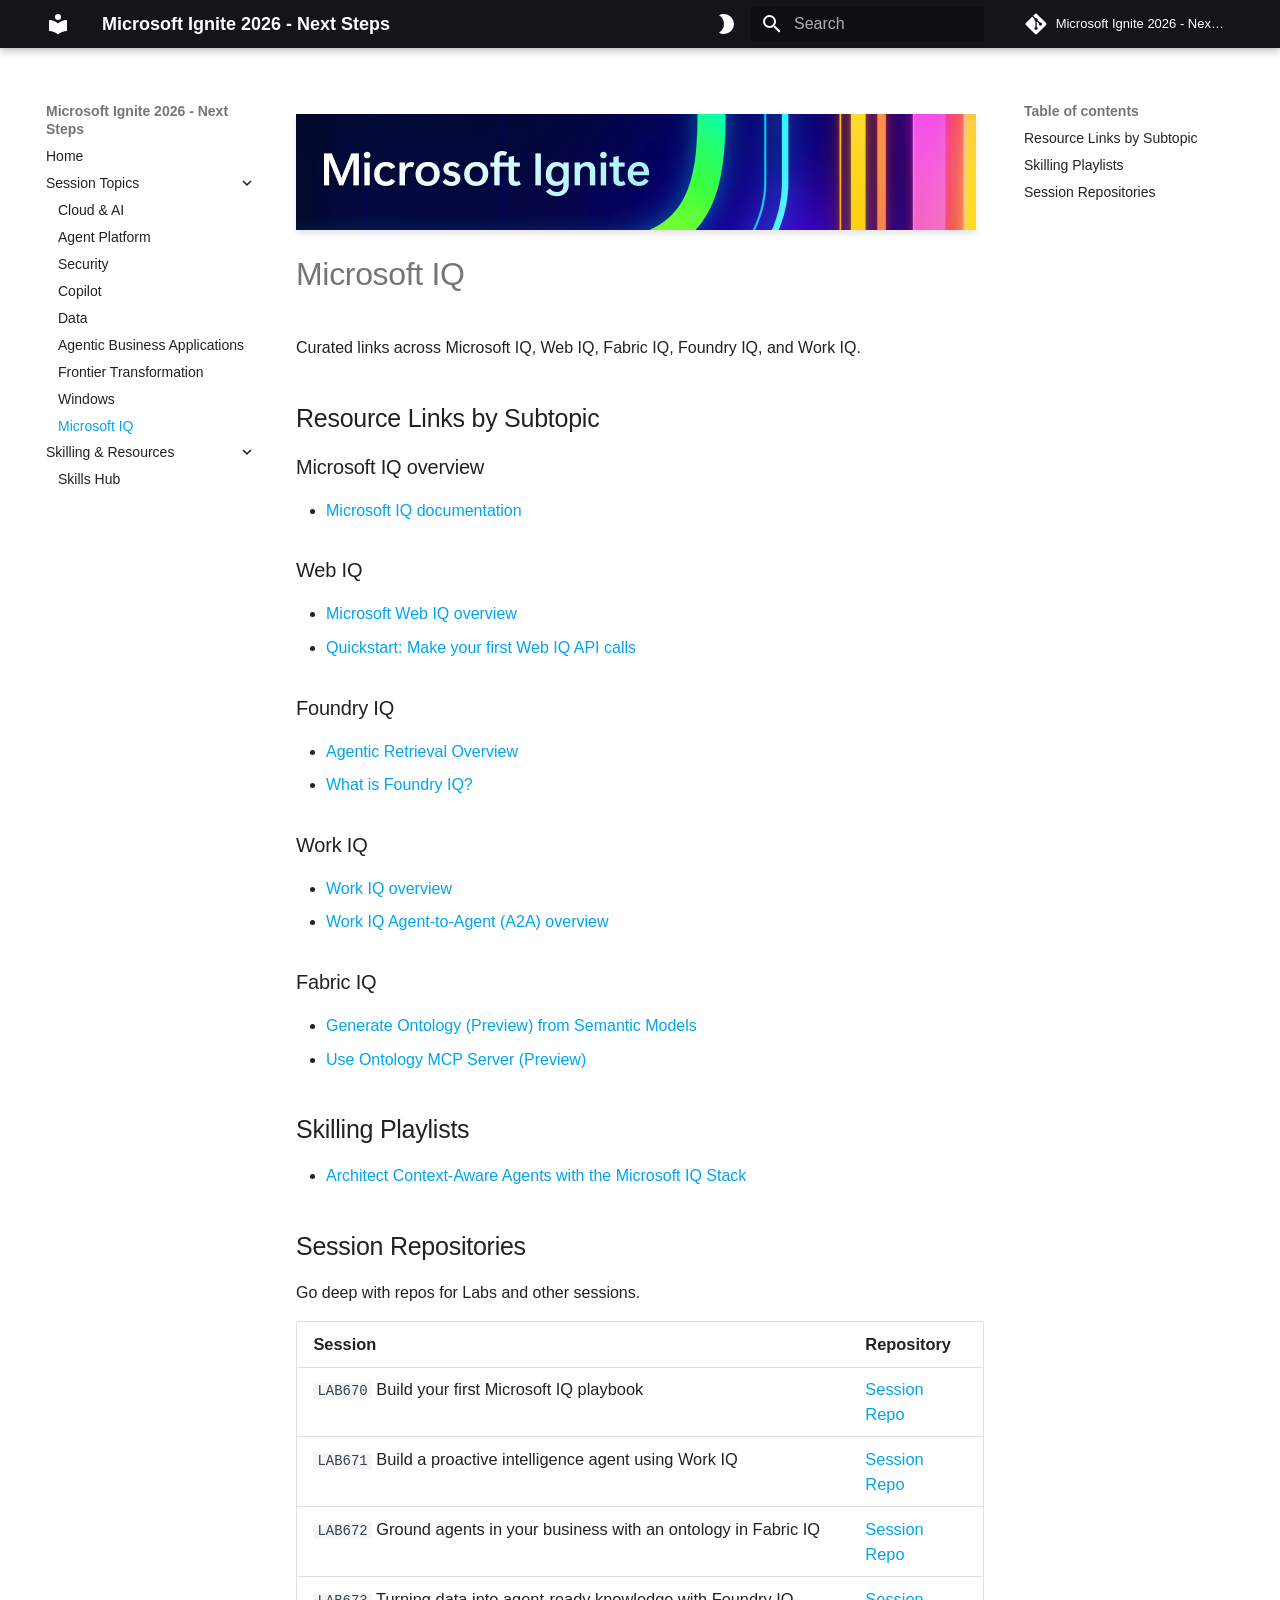
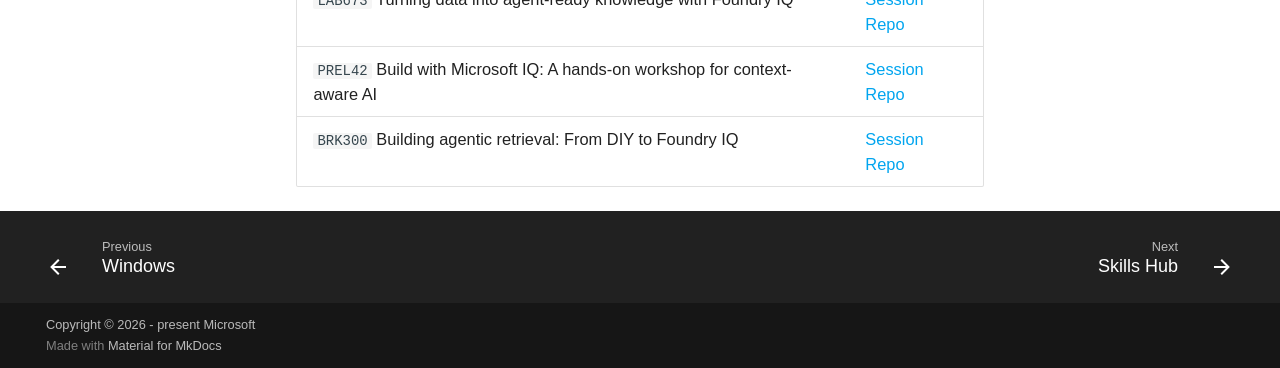
<file: microsoft-iq/index.html>
<!doctype html>
<html lang="en" class="no-js">
  <head>
    
      <meta charset="utf-8">
      <meta name="viewport" content="width=device-width,initial-scale=1">
      
        <meta name="description" content="Continue your learning journey after Microsoft Ignite 2026.">
      
      
        <meta name="author" content="Microsoft">
      
      
        <link rel="canonical" href="https://microsoft.github.io/ignite26-next-steps/microsoft-iq/">
      
      
        <link rel="prev" href="../windows/">
      
      
        <link rel="next" href="../skills-hub/">
      
      
        
      
      
      <link rel="icon" href="../assets/images/favicon.png">
      <meta name="generator" content="mkdocs-1.6.1, mkdocs-material-9.8.1">
    
    
      
        <title>Microsoft IQ - Microsoft Ignite 2026 - Next Steps</title>
      
    
    
      <link rel="stylesheet" href="../assets/stylesheets/main.57a0d79d.min.css">
      
        
        <link rel="stylesheet" href="../assets/stylesheets/palette.fb2fffe2.min.css">
      
      


    
    
      
    
    
      
    
    
      <link rel="stylesheet" href="../css/custom.css">
    
    <script>__md_scope=new URL("..",location),__md_hash=e=>[...e].reduce(((e,_)=>(e<<5)-e+_.charCodeAt(0)),0),__md_get=(e,_=localStorage,t=__md_scope)=>JSON.parse(_.getItem(t.pathname+"."+e)),__md_set=(e,_,t=localStorage,a=__md_scope)=>{try{t.setItem(a.pathname+"."+e,JSON.stringify(_))}catch(e){}}</script>
    
      

    
    
   <link href="../assets/stylesheets/glightbox.min.css" rel="stylesheet"/><style>
    html.glightbox-open { overflow: initial; height: 100%; }
    .gslide-title { margin-top: 0px; user-select: text; }
    .gslide-desc { color: #666; user-select: text; }
    .gslide-image img { background: white; }
    .gscrollbar-fixer { padding-right: 15px; }
    .gdesc-inner { font-size: 0.75rem; }
    body[data-md-color-scheme="slate"] .gdesc-inner { background: var(--md-default-bg-color);}
    body[data-md-color-scheme="slate"] .gslide-title { color: var(--md-default-fg-color);}
    body[data-md-color-scheme="slate"] .gslide-desc { color: var(--md-default-fg-color);}</style> <script src="../assets/javascripts/glightbox.min.js"></script></head>
  
  
    
    
      
    
    
    
    
    <body dir="ltr" data-md-color-scheme="default" data-md-color-primary="black" data-md-color-accent="indigo">
  
    
    <input class="md-toggle" data-md-toggle="drawer" type="checkbox" id="__drawer" autocomplete="off">
    <input class="md-toggle" data-md-toggle="search" type="checkbox" id="__search" autocomplete="off">
    <label class="md-overlay" for="__drawer"></label>
    <div data-md-component="skip">
      
        
        <a href="#microsoft-iq" class="md-skip">
          Skip to content
        </a>
      
    </div>
    <div data-md-component="announce">
      
    </div>
    
    
      

  

<header class="md-header md-header--shadow md-header--lifted" data-md-component="header">
  <nav class="md-header__inner md-grid" aria-label="Header">
    <a href=".." title="Microsoft Ignite 2026 - Next Steps" class="md-header__button md-logo" aria-label="Microsoft Ignite 2026 - Next Steps" data-md-component="logo">
      
  
  <svg xmlns="http://www.w3.org/2000/svg" viewBox="0 0 24 24"><path d="M12 8a3 3 0 0 0 3-3 3 3 0 0 0-3-3 3 3 0 0 0-3 3 3 3 0 0 0 3 3m0 3.54C9.64 9.35 6.5 8 3 8v11c3.5 0 6.64 1.35 9 3.54 2.36-2.19 5.5-3.54 9-3.54V8c-3.5 0-6.64 1.35-9 3.54"/></svg>

    </a>
    <label class="md-header__button md-icon" for="__drawer">
      
      <svg xmlns="http://www.w3.org/2000/svg" viewBox="0 0 24 24"><path d="M3 6h18v2H3zm0 5h18v2H3zm0 5h18v2H3z"/></svg>
    </label>
    <div class="md-header__title" data-md-component="header-title">
      <div class="md-header__ellipsis">
        <div class="md-header__topic">
          <span class="md-ellipsis">
            Microsoft Ignite 2026 - Next Steps
          </span>
        </div>
        <div class="md-header__topic" data-md-component="header-topic">
          <span class="md-ellipsis">
            
              Microsoft IQ
            
          </span>
        </div>
      </div>
    </div>
    
      
        <form class="md-header__option" data-md-component="palette">
  
    
    
    
    <input class="md-option" data-md-color-media="" data-md-color-scheme="default" data-md-color-primary="black" data-md-color-accent="indigo"  aria-label="Switch to dark mode"  type="radio" name="__palette" id="__palette_0">
    
      <label class="md-header__button md-icon" title="Switch to dark mode" for="__palette_1" hidden>
        <svg xmlns="http://www.w3.org/2000/svg" viewBox="0 0 24 24"><path d="M10 2c-1.82 0-3.53.5-5 1.35C8 5.08 10 8.3 10 12s-2 6.92-5 8.65C6.47 21.5 8.18 22 10 22a10 10 0 0 0 10-10A10 10 0 0 0 10 2"/></svg>
      </label>
    
  
    
    
    
    <input class="md-option" data-md-color-media="" data-md-color-scheme="slate" data-md-color-primary="black" data-md-color-accent="indigo"  aria-label="Switch to light mode"  type="radio" name="__palette" id="__palette_1">
    
      <label class="md-header__button md-icon" title="Switch to light mode" for="__palette_0" hidden>
        <svg xmlns="http://www.w3.org/2000/svg" viewBox="0 0 24 24"><path d="M12 8a4 4 0 0 0-4 4 4 4 0 0 0 4 4 4 4 0 0 0 4-4 4 4 0 0 0-4-4m0 10a6 6 0 0 1-6-6 6 6 0 0 1 6-6 6 6 0 0 1 6 6 6 6 0 0 1-6 6m8-9.31V4h-4.69L12 .69 8.69 4H4v4.69L.69 12 4 15.31V20h4.69L12 23.31 15.31 20H20v-4.69L23.31 12z"/></svg>
      </label>
    
  
</form>
      
    
    
      <script>var palette=__md_get("__palette");if(palette&&palette.color){if("(prefers-color-scheme)"===palette.color.media){var media=matchMedia("(prefers-color-scheme: light)"),input=document.querySelector(media.matches?"[data-md-color-media='(prefers-color-scheme: light)']":"[data-md-color-media='(prefers-color-scheme: dark)']");palette.color.media=input.getAttribute("data-md-color-media"),palette.color.scheme=input.getAttribute("data-md-color-scheme"),palette.color.primary=input.getAttribute("data-md-color-primary"),palette.color.accent=input.getAttribute("data-md-color-accent")}for(var[key,value]of Object.entries(palette.color))document.body.setAttribute("data-md-color-"+key,value)}</script>
    
    
    
      
      
        <label class="md-header__button md-icon" for="__search">
          
          <svg xmlns="http://www.w3.org/2000/svg" viewBox="0 0 24 24"><path d="M9.5 3A6.5 6.5 0 0 1 16 9.5c0 1.61-.59 3.09-1.56 4.23l.27.27h.79l5 5-1.5 1.5-5-5v-.79l-.27-.27A6.52 6.52 0 0 1 9.5 16 6.5 6.5 0 0 1 3 9.5 6.5 6.5 0 0 1 9.5 3m0 2C7 5 5 7 5 9.5S7 14 9.5 14 14 12 14 9.5 12 5 9.5 5"/></svg>
        </label>
        <div class="md-search" data-md-component="search" role="dialog">
  <label class="md-search__overlay" for="__search"></label>
  <div class="md-search__inner" role="search">
    <form class="md-search__form" name="search">
      <input type="text" class="md-search__input" name="query" aria-label="Search" placeholder="Search" autocapitalize="off" autocorrect="off" autocomplete="off" spellcheck="false" data-md-component="search-query" required>
      <label class="md-search__icon md-icon" for="__search">
        
        <svg xmlns="http://www.w3.org/2000/svg" viewBox="0 0 24 24"><path d="M9.5 3A6.5 6.5 0 0 1 16 9.5c0 1.61-.59 3.09-1.56 4.23l.27.27h.79l5 5-1.5 1.5-5-5v-.79l-.27-.27A6.52 6.52 0 0 1 9.5 16 6.5 6.5 0 0 1 3 9.5 6.5 6.5 0 0 1 9.5 3m0 2C7 5 5 7 5 9.5S7 14 9.5 14 14 12 14 9.5 12 5 9.5 5"/></svg>
        
        <svg xmlns="http://www.w3.org/2000/svg" viewBox="0 0 24 24"><path d="M20 11v2H8l5.5 5.5-1.42 1.42L4.16 12l7.92-7.92L13.5 5.5 8 11z"/></svg>
      </label>
      <nav class="md-search__options" aria-label="Search">
        
        <button type="reset" class="md-search__icon md-icon" title="Clear" aria-label="Clear" tabindex="-1">
          
          <svg xmlns="http://www.w3.org/2000/svg" viewBox="0 0 24 24"><path d="M19 6.41 17.59 5 12 10.59 6.41 5 5 6.41 10.59 12 5 17.59 6.41 19 12 13.41 17.59 19 19 17.59 13.41 12z"/></svg>
        </button>
      </nav>
      
    </form>
    <div class="md-search__output">
      <div class="md-search__scrollwrap" tabindex="0" data-md-scrollfix>
        <div class="md-search-result" data-md-component="search-result">
          <div class="md-search-result__meta">
            Initializing search
          </div>
          <ol class="md-search-result__list" role="presentation"></ol>
        </div>
      </div>
    </div>
  </div>
</div>
      
    
    
      <div class="md-header__source">
        <a href="https://github.com/microsoft/ignite26-next-steps" title="Go to repository" class="md-source" data-md-component="source">
  <div class="md-source__icon md-icon">
    
    <svg xmlns="http://www.w3.org/2000/svg" viewBox="0 0 448 512"><!--! Font Awesome Free 7.1.0 by @fontawesome - https://fontawesome.com License - https://fontawesome.com/license/free (Icons: CC BY 4.0, Fonts: SIL OFL 1.1, Code: MIT License) Copyright 2025 Fonticons, Inc.--><path d="M439.6 236.1 244 40.5c-5.4-5.5-12.8-8.5-20.4-8.5s-15 3-20.4 8.4L162.5 81l51.5 51.5c27.1-9.1 52.7 16.8 43.4 43.7l49.7 49.7c34.2-11.8 61.2 31 35.5 56.7-26.5 26.5-70.2-2.9-56-37.3L240.3 199v121.9c25.3 12.5 22.3 41.8 9.1 55-6.4 6.4-15.2 10.1-24.3 10.1s-17.8-3.6-24.3-10.1c-17.6-17.6-11.1-46.9 11.2-56v-123c-20.8-8.5-24.6-30.7-18.6-45L142.6 101 8.5 235.1C3 240.6 0 247.9 0 255.5s3 15 8.5 20.4l195.6 195.7c5.4 5.4 12.7 8.4 20.4 8.4s15-3 20.4-8.4l194.7-194.7c5.4-5.4 8.4-12.8 8.4-20.4s-3-15-8.4-20.4"/></svg>
  </div>
  <div class="md-source__repository">
    Microsoft Ignite 2026 - Next Steps
  </div>
</a>
      </div>
    
  </nav>
  
    
  
</header>
    
    <div class="md-container" data-md-component="container">
      
      
        
      
      <main class="md-main" data-md-component="main">
        <div class="md-main__inner md-grid">
          
            
              
              <div class="md-sidebar md-sidebar--primary" data-md-component="sidebar" data-md-type="navigation" >
                <div class="md-sidebar__scrollwrap">
                  <div class="md-sidebar__inner">
                    



<nav class="md-nav md-nav--primary" aria-label="Navigation" data-md-level="0">
  <label class="md-nav__title" for="__drawer">
    <a href=".." title="Microsoft Ignite 2026 - Next Steps" class="md-nav__button md-logo" aria-label="Microsoft Ignite 2026 - Next Steps" data-md-component="logo">
      
  
  <svg xmlns="http://www.w3.org/2000/svg" viewBox="0 0 24 24"><path d="M12 8a3 3 0 0 0 3-3 3 3 0 0 0-3-3 3 3 0 0 0-3 3 3 3 0 0 0 3 3m0 3.54C9.64 9.35 6.5 8 3 8v11c3.5 0 6.64 1.35 9 3.54 2.36-2.19 5.5-3.54 9-3.54V8c-3.5 0-6.64 1.35-9 3.54"/></svg>

    </a>
    Microsoft Ignite 2026 - Next Steps
  </label>
  
    <div class="md-nav__source">
      <a href="https://github.com/microsoft/ignite26-next-steps" title="Go to repository" class="md-source" data-md-component="source">
  <div class="md-source__icon md-icon">
    
    <svg xmlns="http://www.w3.org/2000/svg" viewBox="0 0 448 512"><!--! Font Awesome Free 7.1.0 by @fontawesome - https://fontawesome.com License - https://fontawesome.com/license/free (Icons: CC BY 4.0, Fonts: SIL OFL 1.1, Code: MIT License) Copyright 2025 Fonticons, Inc.--><path d="M439.6 236.1 244 40.5c-5.4-5.5-12.8-8.5-20.4-8.5s-15 3-20.4 8.4L162.5 81l51.5 51.5c27.1-9.1 52.7 16.8 43.4 43.7l49.7 49.7c34.2-11.8 61.2 31 35.5 56.7-26.5 26.5-70.2-2.9-56-37.3L240.3 199v121.9c25.3 12.5 22.3 41.8 9.1 55-6.4 6.4-15.2 10.1-24.3 10.1s-17.8-3.6-24.3-10.1c-17.6-17.6-11.1-46.9 11.2-56v-123c-20.8-8.5-24.6-30.7-18.6-45L142.6 101 8.5 235.1C3 240.6 0 247.9 0 255.5s3 15 8.5 20.4l195.6 195.7c5.4 5.4 12.7 8.4 20.4 8.4s15-3 20.4-8.4l194.7-194.7c5.4-5.4 8.4-12.8 8.4-20.4s-3-15-8.4-20.4"/></svg>
  </div>
  <div class="md-source__repository">
    Microsoft Ignite 2026 - Next Steps
  </div>
</a>
    </div>
  
  <ul class="md-nav__list" data-md-scrollfix>
    
      
      
  
  
  
  
    <li class="md-nav__item">
      <a href=".." class="md-nav__link">
        
  
  
  <span class="md-ellipsis">
    
  
    Home
  

    
  </span>
  
  

      </a>
    </li>
  

    
      
      
  
  
    
  
  
  
    
    
    
    
    
    <li class="md-nav__item md-nav__item--active md-nav__item--nested">
      
        
        
        <input class="md-nav__toggle md-toggle " type="checkbox" id="__nav_2" checked>
        
          
          <label class="md-nav__link" for="__nav_2" id="__nav_2_label" tabindex="0">
            
  
  
  <span class="md-ellipsis">
    
  
    Session Topics
  

    
  </span>
  
  

            <span class="md-nav__icon md-icon"></span>
          </label>
        
        <nav class="md-nav" data-md-level="1" aria-labelledby="__nav_2_label" aria-expanded="true">
          <label class="md-nav__title" for="__nav_2">
            <span class="md-nav__icon md-icon"></span>
            
  
    Session Topics
  

          </label>
          <ul class="md-nav__list" data-md-scrollfix>
            
              
                
  
  
  
  
    <li class="md-nav__item">
      <a href="../cloud-ai/" class="md-nav__link">
        
  
  
  <span class="md-ellipsis">
    
  
    Cloud & AI
  

    
  </span>
  
  

      </a>
    </li>
  

              
            
              
                
  
  
  
  
    <li class="md-nav__item">
      <a href="../agent-platform/" class="md-nav__link">
        
  
  
  <span class="md-ellipsis">
    
  
    Agent Platform
  

    
  </span>
  
  

      </a>
    </li>
  

              
            
              
                
  
  
  
  
    <li class="md-nav__item">
      <a href="../security/" class="md-nav__link">
        
  
  
  <span class="md-ellipsis">
    
  
    Security
  

    
  </span>
  
  

      </a>
    </li>
  

              
            
              
                
  
  
  
  
    <li class="md-nav__item">
      <a href="../copilot/" class="md-nav__link">
        
  
  
  <span class="md-ellipsis">
    
  
    Copilot
  

    
  </span>
  
  

      </a>
    </li>
  

              
            
              
                
  
  
  
  
    <li class="md-nav__item">
      <a href="../data/" class="md-nav__link">
        
  
  
  <span class="md-ellipsis">
    
  
    Data
  

    
  </span>
  
  

      </a>
    </li>
  

              
            
              
                
  
  
  
  
    <li class="md-nav__item">
      <a href="../agentic-business-applications/" class="md-nav__link">
        
  
  
  <span class="md-ellipsis">
    
  
    Agentic Business Applications
  

    
  </span>
  
  

      </a>
    </li>
  

              
            
              
                
  
  
  
  
    <li class="md-nav__item">
      <a href="../frontier-transformation/" class="md-nav__link">
        
  
  
  <span class="md-ellipsis">
    
  
    Frontier Transformation
  

    
  </span>
  
  

      </a>
    </li>
  

              
            
              
                
  
  
  
  
    <li class="md-nav__item">
      <a href="../windows/" class="md-nav__link">
        
  
  
  <span class="md-ellipsis">
    
  
    Windows
  

    
  </span>
  
  

      </a>
    </li>
  

              
            
              
                
  
  
    
  
  
  
    <li class="md-nav__item md-nav__item--active">
      
      <input class="md-nav__toggle md-toggle" type="checkbox" id="__toc">
      
      
        
      
      
        <label class="md-nav__link md-nav__link--active" for="__toc">
          
  
  
  <span class="md-ellipsis">
    
  
    Microsoft IQ
  

    
  </span>
  
  

          <span class="md-nav__icon md-icon"></span>
        </label>
      
      <a href="./" class="md-nav__link md-nav__link--active">
        
  
  
  <span class="md-ellipsis">
    
  
    Microsoft IQ
  

    
  </span>
  
  

      </a>
      
        

<nav class="md-nav md-nav--secondary" aria-label="Table of contents">
  
  
  
    
  
  
    <label class="md-nav__title" for="__toc">
      <span class="md-nav__icon md-icon"></span>
      Table of contents
    </label>
    <ul class="md-nav__list" data-md-component="toc" data-md-scrollfix>
      
        <li class="md-nav__item">
  <a href="#resource-links-by-subtopic" class="md-nav__link">
    <span class="md-ellipsis">
      
        Resource Links by Subtopic
      
    </span>
  </a>
  
</li>
      
        <li class="md-nav__item">
  <a href="#skilling-playlists" class="md-nav__link">
    <span class="md-ellipsis">
      
        Skilling Playlists
      
    </span>
  </a>
  
</li>
      
        <li class="md-nav__item">
  <a href="#session-repositories" class="md-nav__link">
    <span class="md-ellipsis">
      
        Session Repositories
      
    </span>
  </a>
  
</li>
      
    </ul>
  
</nav>
      
    </li>
  

              
            
          </ul>
        </nav>
      
    </li>
  

    
      
      
  
  
  
  
    
    
    
    
    
    <li class="md-nav__item md-nav__item--nested">
      
        
        
          
        
        <input class="md-nav__toggle md-toggle md-toggle--indeterminate" type="checkbox" id="__nav_3" >
        
          
          <label class="md-nav__link" for="__nav_3" id="__nav_3_label" tabindex="0">
            
  
  
  <span class="md-ellipsis">
    
  
    Skilling & Resources
  

    
  </span>
  
  

            <span class="md-nav__icon md-icon"></span>
          </label>
        
        <nav class="md-nav" data-md-level="1" aria-labelledby="__nav_3_label" aria-expanded="false">
          <label class="md-nav__title" for="__nav_3">
            <span class="md-nav__icon md-icon"></span>
            
  
    Skilling & Resources
  

          </label>
          <ul class="md-nav__list" data-md-scrollfix>
            
              
                
  
  
  
  
    <li class="md-nav__item">
      <a href="../skills-hub/" class="md-nav__link">
        
  
  
  <span class="md-ellipsis">
    
  
    Skills Hub
  

    
  </span>
  
  

      </a>
    </li>
  

              
            
          </ul>
        </nav>
      
    </li>
  

    
  </ul>
</nav>
                  </div>
                </div>
              </div>
            
            
              
              <div class="md-sidebar md-sidebar--secondary" data-md-component="sidebar" data-md-type="toc" >
                <div class="md-sidebar__scrollwrap">
                  <div class="md-sidebar__inner">
                    

<nav class="md-nav md-nav--secondary" aria-label="Table of contents">
  
  
  
    
  
  
    <label class="md-nav__title" for="__toc">
      <span class="md-nav__icon md-icon"></span>
      Table of contents
    </label>
    <ul class="md-nav__list" data-md-component="toc" data-md-scrollfix>
      
        <li class="md-nav__item">
  <a href="#resource-links-by-subtopic" class="md-nav__link">
    <span class="md-ellipsis">
      
        Resource Links by Subtopic
      
    </span>
  </a>
  
</li>
      
        <li class="md-nav__item">
  <a href="#skilling-playlists" class="md-nav__link">
    <span class="md-ellipsis">
      
        Skilling Playlists
      
    </span>
  </a>
  
</li>
      
        <li class="md-nav__item">
  <a href="#session-repositories" class="md-nav__link">
    <span class="md-ellipsis">
      
        Session Repositories
      
    </span>
  </a>
  
</li>
      
    </ul>
  
</nav>
                  </div>
                </div>
              </div>
            
          
          
            <div class="md-content" data-md-component="content">
              
              <article class="md-content__inner md-typeset">
                
                  


  
  


<p><a class="glightbox" href="../img/banner-ignite-26.png" data-type="image" data-width="auto" data-height="auto" data-desc-position="bottom"><img alt="Microsoft Ignite 2026" src="../img/banner-ignite-26.png" /></a></p>
<h1 id="microsoft-iq">Microsoft IQ<a class="headerlink" href="#microsoft-iq" title="Permanent link">&para;</a></h1>
<p>Curated links across Microsoft IQ, Web IQ, Fabric IQ, Foundry IQ, and Work IQ.</p>
<h2 id="resource-links-by-subtopic">Resource Links by Subtopic<a class="headerlink" href="#resource-links-by-subtopic" title="Permanent link">&para;</a></h2>
<h3 id="microsoft-iq-overview">Microsoft IQ overview<a class="headerlink" href="#microsoft-iq-overview" title="Permanent link">&para;</a></h3>
<ul>
<li><a href="https://learn.microsoft.com/en-us/microsoft-iq/">Microsoft IQ documentation</a></li>
</ul>
<h3 id="web-iq">Web IQ<a class="headerlink" href="#web-iq" title="Permanent link">&para;</a></h3>
<ul>
<li><a href="https://learn.microsoft.com/en-us/web-iq/overview">Microsoft Web IQ overview</a></li>
<li><a href="https://learn.microsoft.com/en-us/web-iq/get-started/quickstart">Quickstart: Make your first Web IQ API calls</a></li>
</ul>
<h3 id="foundry-iq">Foundry IQ<a class="headerlink" href="#foundry-iq" title="Permanent link">&para;</a></h3>
<ul>
<li><a href="https://learn.microsoft.com/en-us/azure/search/agentic-retrieval-overview">Agentic Retrieval Overview</a></li>
<li><a href="https://learn.microsoft.com/en-us/azure/foundry/agents/concepts/what-is-foundry-iq">What is Foundry IQ?</a></li>
</ul>
<h3 id="work-iq">Work IQ<a class="headerlink" href="#work-iq" title="Permanent link">&para;</a></h3>
<ul>
<li><a href="https://learn.microsoft.com/en-us/microsoft-365/copilot/extensibility/work-iq/">Work IQ overview</a></li>
<li><a href="https://learn.microsoft.com/en-us/microsoft-365/copilot/extensibility/work-iq/a2a/overview">Work IQ Agent-to-Agent (A2A) overview</a></li>
</ul>
<h3 id="fabric-iq">Fabric IQ<a class="headerlink" href="#fabric-iq" title="Permanent link">&para;</a></h3>
<ul>
<li><a href="https://learn.microsoft.com/en-us/fabric/iq/ontology/how-to-generate-from-semantic-models">Generate Ontology (Preview) from Semantic Models</a></li>
<li><a href="https://learn.microsoft.com/en-us/fabric/iq/ontology/how-to-use-ontology-mcp-server">Use Ontology MCP Server (Preview)</a></li>
</ul>
<h2 id="skilling-playlists">Skilling Playlists<a class="headerlink" href="#skilling-playlists" title="Permanent link">&para;</a></h2>
<ul>
<li><a href="https://aka.ms/Ignite26/TopicPg/ContextAwareAgents">Architect Context-Aware Agents with the Microsoft IQ Stack</a></li>
</ul>
<h2 id="session-repositories">Session Repositories<a class="headerlink" href="#session-repositories" title="Permanent link">&para;</a></h2>
<p>Go deep with repos for Labs and other sessions.</p>
<table>
<thead>
<tr>
<th>Session</th>
<th>Repository</th>
</tr>
</thead>
<tbody>
<tr>
<td><code>LAB670</code> Build your first Microsoft IQ playbook</td>
<td><a href="https://aka.ms/ignite26/LAB670/repo">Session Repo</a></td>
</tr>
<tr>
<td><code>LAB671</code> Build a proactive intelligence agent using Work IQ</td>
<td><a href="https://aka.ms/ignite26/LAB671/repo">Session Repo</a></td>
</tr>
<tr>
<td><code>LAB672</code> Ground agents in your business with an ontology in Fabric IQ</td>
<td><a href="https://aka.ms/ignite26/LAB672/repo">Session Repo</a></td>
</tr>
<tr>
<td><code>LAB673</code> Turning data into agent-ready knowledge with Foundry IQ</td>
<td><a href="https://aka.ms/ignite26/LAB673/repo">Session Repo</a></td>
</tr>
<tr>
<td><code>PREL42</code> Build with Microsoft IQ: A hands-on workshop for context-aware AI</td>
<td><a href="https://aka.ms/ignite26/PREL42/repo">Session Repo</a></td>
</tr>
<tr>
<td><code>BRK300</code> Building agentic retrieval: From DIY to Foundry IQ</td>
<td><a href="https://aka.ms/ignite26/BRK300/repo">Session Repo</a></td>
</tr>
</tbody>
</table>












                
              </article>
            </div>
          
          
  <script>var tabs=__md_get("__tabs");if(Array.isArray(tabs))e:for(var set of document.querySelectorAll(".tabbed-set")){var labels=set.querySelector(".tabbed-labels");for(var tab of tabs)for(var label of labels.getElementsByTagName("label"))if(label.innerText.trim()===tab){var input=document.getElementById(label.htmlFor);input.checked=!0;continue e}}</script>

<script>var target=document.getElementById(location.hash.slice(1));target&&target.name&&(target.checked=target.name.startsWith("__tabbed_"))</script>
        </div>
        
      </main>
      
        <footer class="md-footer">
  
    
      
      <nav class="md-footer__inner md-grid" aria-label="Footer" >
        
          
          <a href="../windows/" class="md-footer__link md-footer__link--prev" aria-label="Previous: Windows">
            <div class="md-footer__button md-icon">
              
              <svg xmlns="http://www.w3.org/2000/svg" viewBox="0 0 24 24"><path d="M20 11v2H8l5.5 5.5-1.42 1.42L4.16 12l7.92-7.92L13.5 5.5 8 11z"/></svg>
            </div>
            <div class="md-footer__title">
              <span class="md-footer__direction">
                Previous
              </span>
              <div class="md-ellipsis">
                Windows
              </div>
            </div>
          </a>
        
        
          
          <a href="../skills-hub/" class="md-footer__link md-footer__link--next" aria-label="Next: Skills Hub">
            <div class="md-footer__title">
              <span class="md-footer__direction">
                Next
              </span>
              <div class="md-ellipsis">
                Skills Hub
              </div>
            </div>
            <div class="md-footer__button md-icon">
              
              <svg xmlns="http://www.w3.org/2000/svg" viewBox="0 0 24 24"><path d="M4 11v2h12l-5.5 5.5 1.42 1.42L19.84 12l-7.92-7.92L10.5 5.5 16 11z"/></svg>
            </div>
          </a>
        
      </nav>
    
  
  <div class="md-footer-meta md-typeset">
    <div class="md-footer-meta__inner md-grid">
      <div class="md-copyright">
  
    <div class="md-copyright__highlight">
      Copyright &copy; 2026 - present Microsoft

    </div>
  
  
    Made with
    <a href="https://squidfunk.github.io/mkdocs-material/" target="_blank" rel="noopener">
      Material for MkDocs
    </a>
  
</div>
      
    </div>
  </div>
</footer>
      
    </div>
    <div class="md-dialog" data-md-component="dialog">
      <div class="md-dialog__inner md-typeset"></div>
    </div>
    
    
    
      
      
      <script id="__config" type="application/json">{"annotate": null, "base": "..", "features": ["navigation.footer", "content.code.copy", "navigation.tabs.sticky", "content.tabs.link", "navigation.expand"], "search": "../assets/javascripts/workers/search.a7633da7.min.js", "tags": null, "translations": {"clipboard.copied": "Copied to clipboard", "clipboard.copy": "Copy to clipboard", "search.result.more.one": "1 more on this page", "search.result.more.other": "# more on this page", "search.result.none": "No matching documents", "search.result.one": "1 matching document", "search.result.other": "# matching documents", "search.result.placeholder": "Type to start searching", "search.result.term.missing": "Missing", "select.version": "Select version"}, "version": null}</script>
    
    
      <script src="../assets/javascripts/bundle.a5f9d56c.min.js"></script>
      
    
  <script id="init-glightbox">const lightbox = GLightbox({"touchNavigation": true, "loop": false, "zoomable": true, "draggable": true, "openEffect": "zoom", "closeEffect": "zoom", "slideEffect": "slide"});
document$.subscribe(() => { lightbox.reload() });
</script></body>
</html>
</file>
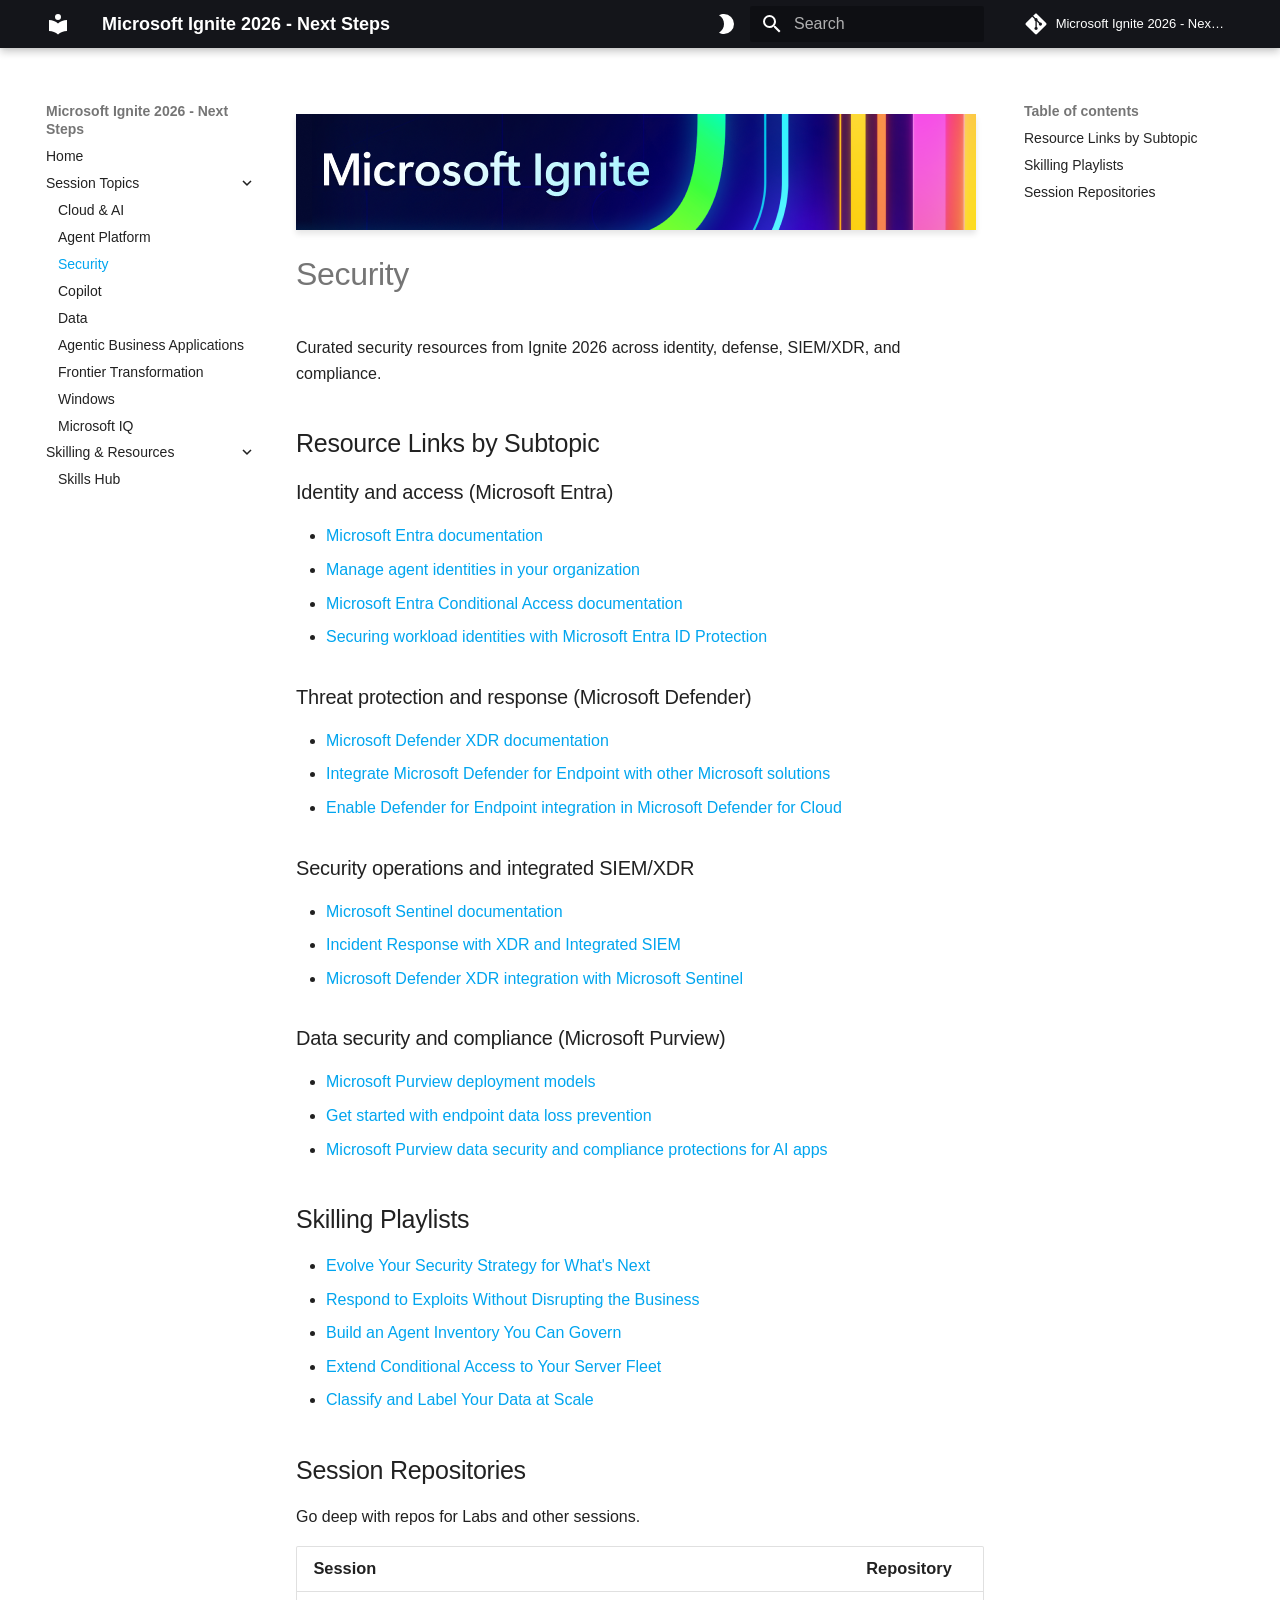
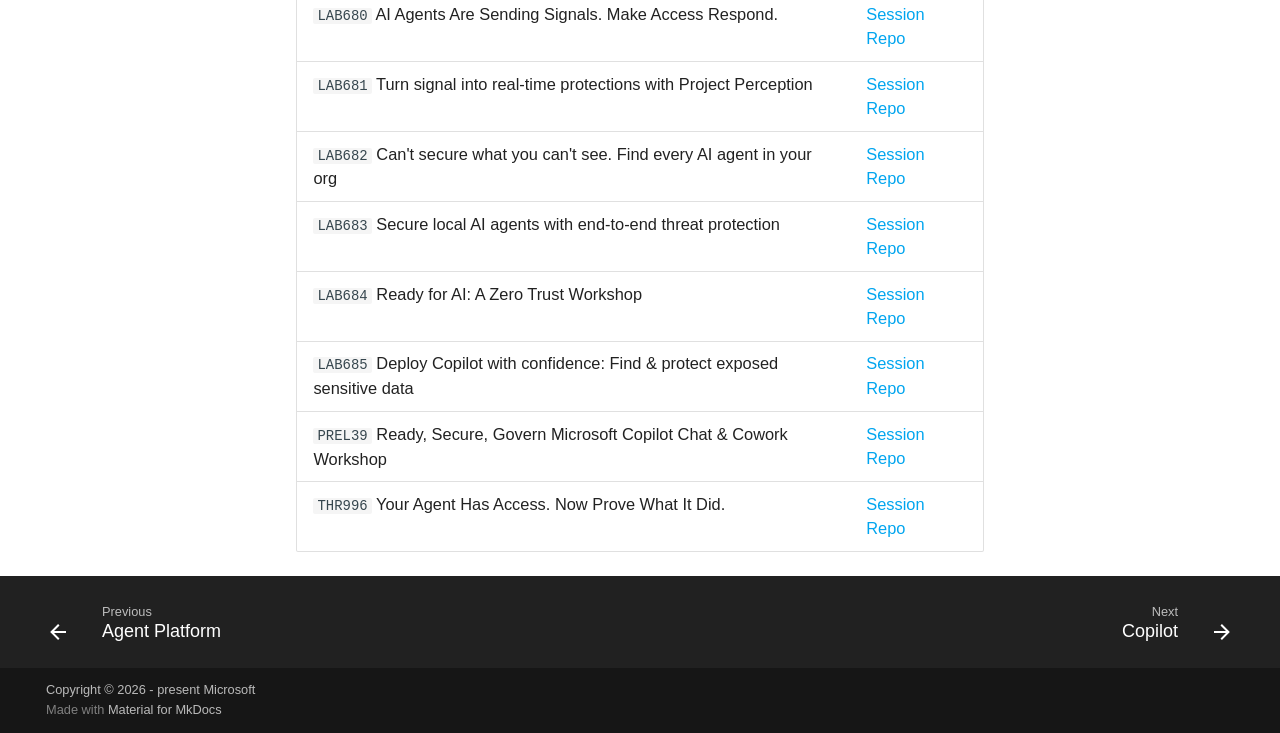
<file: security/index.html>
<!doctype html>
<html lang="en" class="no-js">
  <head>
    
      <meta charset="utf-8">
      <meta name="viewport" content="width=device-width,initial-scale=1">
      
        <meta name="description" content="Continue your learning journey after Microsoft Ignite 2026.">
      
      
        <meta name="author" content="Microsoft">
      
      
        <link rel="canonical" href="https://microsoft.github.io/ignite26-next-steps/security/">
      
      
        <link rel="prev" href="../agent-platform/">
      
      
        <link rel="next" href="../copilot/">
      
      
        
      
      
      <link rel="icon" href="../assets/images/favicon.png">
      <meta name="generator" content="mkdocs-1.6.1, mkdocs-material-9.8.1">
    
    
      
        <title>Security - Microsoft Ignite 2026 - Next Steps</title>
      
    
    
      <link rel="stylesheet" href="../assets/stylesheets/main.57a0d79d.min.css">
      
        
        <link rel="stylesheet" href="../assets/stylesheets/palette.fb2fffe2.min.css">
      
      


    
    
      
    
    
      
    
    
      <link rel="stylesheet" href="../css/custom.css">
    
    <script>__md_scope=new URL("..",location),__md_hash=e=>[...e].reduce(((e,_)=>(e<<5)-e+_.charCodeAt(0)),0),__md_get=(e,_=localStorage,t=__md_scope)=>JSON.parse(_.getItem(t.pathname+"."+e)),__md_set=(e,_,t=localStorage,a=__md_scope)=>{try{t.setItem(a.pathname+"."+e,JSON.stringify(_))}catch(e){}}</script>
    
      

    
    
   <link href="../assets/stylesheets/glightbox.min.css" rel="stylesheet"/><style>
    html.glightbox-open { overflow: initial; height: 100%; }
    .gslide-title { margin-top: 0px; user-select: text; }
    .gslide-desc { color: #666; user-select: text; }
    .gslide-image img { background: white; }
    .gscrollbar-fixer { padding-right: 15px; }
    .gdesc-inner { font-size: 0.75rem; }
    body[data-md-color-scheme="slate"] .gdesc-inner { background: var(--md-default-bg-color);}
    body[data-md-color-scheme="slate"] .gslide-title { color: var(--md-default-fg-color);}
    body[data-md-color-scheme="slate"] .gslide-desc { color: var(--md-default-fg-color);}</style> <script src="../assets/javascripts/glightbox.min.js"></script></head>
  
  
    
    
      
    
    
    
    
    <body dir="ltr" data-md-color-scheme="default" data-md-color-primary="black" data-md-color-accent="indigo">
  
    
    <input class="md-toggle" data-md-toggle="drawer" type="checkbox" id="__drawer" autocomplete="off">
    <input class="md-toggle" data-md-toggle="search" type="checkbox" id="__search" autocomplete="off">
    <label class="md-overlay" for="__drawer"></label>
    <div data-md-component="skip">
      
        
        <a href="#security" class="md-skip">
          Skip to content
        </a>
      
    </div>
    <div data-md-component="announce">
      
    </div>
    
    
      

  

<header class="md-header md-header--shadow md-header--lifted" data-md-component="header">
  <nav class="md-header__inner md-grid" aria-label="Header">
    <a href=".." title="Microsoft Ignite 2026 - Next Steps" class="md-header__button md-logo" aria-label="Microsoft Ignite 2026 - Next Steps" data-md-component="logo">
      
  
  <svg xmlns="http://www.w3.org/2000/svg" viewBox="0 0 24 24"><path d="M12 8a3 3 0 0 0 3-3 3 3 0 0 0-3-3 3 3 0 0 0-3 3 3 3 0 0 0 3 3m0 3.54C9.64 9.35 6.5 8 3 8v11c3.5 0 6.64 1.35 9 3.54 2.36-2.19 5.5-3.54 9-3.54V8c-3.5 0-6.64 1.35-9 3.54"/></svg>

    </a>
    <label class="md-header__button md-icon" for="__drawer">
      
      <svg xmlns="http://www.w3.org/2000/svg" viewBox="0 0 24 24"><path d="M3 6h18v2H3zm0 5h18v2H3zm0 5h18v2H3z"/></svg>
    </label>
    <div class="md-header__title" data-md-component="header-title">
      <div class="md-header__ellipsis">
        <div class="md-header__topic">
          <span class="md-ellipsis">
            Microsoft Ignite 2026 - Next Steps
          </span>
        </div>
        <div class="md-header__topic" data-md-component="header-topic">
          <span class="md-ellipsis">
            
              Security
            
          </span>
        </div>
      </div>
    </div>
    
      
        <form class="md-header__option" data-md-component="palette">
  
    
    
    
    <input class="md-option" data-md-color-media="" data-md-color-scheme="default" data-md-color-primary="black" data-md-color-accent="indigo"  aria-label="Switch to dark mode"  type="radio" name="__palette" id="__palette_0">
    
      <label class="md-header__button md-icon" title="Switch to dark mode" for="__palette_1" hidden>
        <svg xmlns="http://www.w3.org/2000/svg" viewBox="0 0 24 24"><path d="M10 2c-1.82 0-3.53.5-5 1.35C8 5.08 10 8.3 10 12s-2 6.92-5 8.65C6.47 21.5 8.18 22 10 22a10 10 0 0 0 10-10A10 10 0 0 0 10 2"/></svg>
      </label>
    
  
    
    
    
    <input class="md-option" data-md-color-media="" data-md-color-scheme="slate" data-md-color-primary="black" data-md-color-accent="indigo"  aria-label="Switch to light mode"  type="radio" name="__palette" id="__palette_1">
    
      <label class="md-header__button md-icon" title="Switch to light mode" for="__palette_0" hidden>
        <svg xmlns="http://www.w3.org/2000/svg" viewBox="0 0 24 24"><path d="M12 8a4 4 0 0 0-4 4 4 4 0 0 0 4 4 4 4 0 0 0 4-4 4 4 0 0 0-4-4m0 10a6 6 0 0 1-6-6 6 6 0 0 1 6-6 6 6 0 0 1 6 6 6 6 0 0 1-6 6m8-9.31V4h-4.69L12 .69 8.69 4H4v4.69L.69 12 4 15.31V20h4.69L12 23.31 15.31 20H20v-4.69L23.31 12z"/></svg>
      </label>
    
  
</form>
      
    
    
      <script>var palette=__md_get("__palette");if(palette&&palette.color){if("(prefers-color-scheme)"===palette.color.media){var media=matchMedia("(prefers-color-scheme: light)"),input=document.querySelector(media.matches?"[data-md-color-media='(prefers-color-scheme: light)']":"[data-md-color-media='(prefers-color-scheme: dark)']");palette.color.media=input.getAttribute("data-md-color-media"),palette.color.scheme=input.getAttribute("data-md-color-scheme"),palette.color.primary=input.getAttribute("data-md-color-primary"),palette.color.accent=input.getAttribute("data-md-color-accent")}for(var[key,value]of Object.entries(palette.color))document.body.setAttribute("data-md-color-"+key,value)}</script>
    
    
    
      
      
        <label class="md-header__button md-icon" for="__search">
          
          <svg xmlns="http://www.w3.org/2000/svg" viewBox="0 0 24 24"><path d="M9.5 3A6.5 6.5 0 0 1 16 9.5c0 1.61-.59 3.09-1.56 4.23l.27.27h.79l5 5-1.5 1.5-5-5v-.79l-.27-.27A6.52 6.52 0 0 1 9.5 16 6.5 6.5 0 0 1 3 9.5 6.5 6.5 0 0 1 9.5 3m0 2C7 5 5 7 5 9.5S7 14 9.5 14 14 12 14 9.5 12 5 9.5 5"/></svg>
        </label>
        <div class="md-search" data-md-component="search" role="dialog">
  <label class="md-search__overlay" for="__search"></label>
  <div class="md-search__inner" role="search">
    <form class="md-search__form" name="search">
      <input type="text" class="md-search__input" name="query" aria-label="Search" placeholder="Search" autocapitalize="off" autocorrect="off" autocomplete="off" spellcheck="false" data-md-component="search-query" required>
      <label class="md-search__icon md-icon" for="__search">
        
        <svg xmlns="http://www.w3.org/2000/svg" viewBox="0 0 24 24"><path d="M9.5 3A6.5 6.5 0 0 1 16 9.5c0 1.61-.59 3.09-1.56 4.23l.27.27h.79l5 5-1.5 1.5-5-5v-.79l-.27-.27A6.52 6.52 0 0 1 9.5 16 6.5 6.5 0 0 1 3 9.5 6.5 6.5 0 0 1 9.5 3m0 2C7 5 5 7 5 9.5S7 14 9.5 14 14 12 14 9.5 12 5 9.5 5"/></svg>
        
        <svg xmlns="http://www.w3.org/2000/svg" viewBox="0 0 24 24"><path d="M20 11v2H8l5.5 5.5-1.42 1.42L4.16 12l7.92-7.92L13.5 5.5 8 11z"/></svg>
      </label>
      <nav class="md-search__options" aria-label="Search">
        
        <button type="reset" class="md-search__icon md-icon" title="Clear" aria-label="Clear" tabindex="-1">
          
          <svg xmlns="http://www.w3.org/2000/svg" viewBox="0 0 24 24"><path d="M19 6.41 17.59 5 12 10.59 6.41 5 5 6.41 10.59 12 5 17.59 6.41 19 12 13.41 17.59 19 19 17.59 13.41 12z"/></svg>
        </button>
      </nav>
      
    </form>
    <div class="md-search__output">
      <div class="md-search__scrollwrap" tabindex="0" data-md-scrollfix>
        <div class="md-search-result" data-md-component="search-result">
          <div class="md-search-result__meta">
            Initializing search
          </div>
          <ol class="md-search-result__list" role="presentation"></ol>
        </div>
      </div>
    </div>
  </div>
</div>
      
    
    
      <div class="md-header__source">
        <a href="https://github.com/microsoft/ignite26-next-steps" title="Go to repository" class="md-source" data-md-component="source">
  <div class="md-source__icon md-icon">
    
    <svg xmlns="http://www.w3.org/2000/svg" viewBox="0 0 448 512"><!--! Font Awesome Free 7.1.0 by @fontawesome - https://fontawesome.com License - https://fontawesome.com/license/free (Icons: CC BY 4.0, Fonts: SIL OFL 1.1, Code: MIT License) Copyright 2025 Fonticons, Inc.--><path d="M439.6 236.1 244 40.5c-5.4-5.5-12.8-8.5-20.4-8.5s-15 3-20.4 8.4L162.5 81l51.5 51.5c27.1-9.1 52.7 16.8 43.4 43.7l49.7 49.7c34.2-11.8 61.2 31 35.5 56.7-26.5 26.5-70.2-2.9-56-37.3L240.3 199v121.9c25.3 12.5 22.3 41.8 9.1 55-6.4 6.4-15.2 10.1-24.3 10.1s-17.8-3.6-24.3-10.1c-17.6-17.6-11.1-46.9 11.2-56v-123c-20.8-8.5-24.6-30.7-18.6-45L142.6 101 8.5 235.1C3 240.6 0 247.9 0 255.5s3 15 8.5 20.4l195.6 195.7c5.4 5.4 12.7 8.4 20.4 8.4s15-3 20.4-8.4l194.7-194.7c5.4-5.4 8.4-12.8 8.4-20.4s-3-15-8.4-20.4"/></svg>
  </div>
  <div class="md-source__repository">
    Microsoft Ignite 2026 - Next Steps
  </div>
</a>
      </div>
    
  </nav>
  
    
  
</header>
    
    <div class="md-container" data-md-component="container">
      
      
        
      
      <main class="md-main" data-md-component="main">
        <div class="md-main__inner md-grid">
          
            
              
              <div class="md-sidebar md-sidebar--primary" data-md-component="sidebar" data-md-type="navigation" >
                <div class="md-sidebar__scrollwrap">
                  <div class="md-sidebar__inner">
                    



<nav class="md-nav md-nav--primary" aria-label="Navigation" data-md-level="0">
  <label class="md-nav__title" for="__drawer">
    <a href=".." title="Microsoft Ignite 2026 - Next Steps" class="md-nav__button md-logo" aria-label="Microsoft Ignite 2026 - Next Steps" data-md-component="logo">
      
  
  <svg xmlns="http://www.w3.org/2000/svg" viewBox="0 0 24 24"><path d="M12 8a3 3 0 0 0 3-3 3 3 0 0 0-3-3 3 3 0 0 0-3 3 3 3 0 0 0 3 3m0 3.54C9.64 9.35 6.5 8 3 8v11c3.5 0 6.64 1.35 9 3.54 2.36-2.19 5.5-3.54 9-3.54V8c-3.5 0-6.64 1.35-9 3.54"/></svg>

    </a>
    Microsoft Ignite 2026 - Next Steps
  </label>
  
    <div class="md-nav__source">
      <a href="https://github.com/microsoft/ignite26-next-steps" title="Go to repository" class="md-source" data-md-component="source">
  <div class="md-source__icon md-icon">
    
    <svg xmlns="http://www.w3.org/2000/svg" viewBox="0 0 448 512"><!--! Font Awesome Free 7.1.0 by @fontawesome - https://fontawesome.com License - https://fontawesome.com/license/free (Icons: CC BY 4.0, Fonts: SIL OFL 1.1, Code: MIT License) Copyright 2025 Fonticons, Inc.--><path d="M439.6 236.1 244 40.5c-5.4-5.5-12.8-8.5-20.4-8.5s-15 3-20.4 8.4L162.5 81l51.5 51.5c27.1-9.1 52.7 16.8 43.4 43.7l49.7 49.7c34.2-11.8 61.2 31 35.5 56.7-26.5 26.5-70.2-2.9-56-37.3L240.3 199v121.9c25.3 12.5 22.3 41.8 9.1 55-6.4 6.4-15.2 10.1-24.3 10.1s-17.8-3.6-24.3-10.1c-17.6-17.6-11.1-46.9 11.2-56v-123c-20.8-8.5-24.6-30.7-18.6-45L142.6 101 8.5 235.1C3 240.6 0 247.9 0 255.5s3 15 8.5 20.4l195.6 195.7c5.4 5.4 12.7 8.4 20.4 8.4s15-3 20.4-8.4l194.7-194.7c5.4-5.4 8.4-12.8 8.4-20.4s-3-15-8.4-20.4"/></svg>
  </div>
  <div class="md-source__repository">
    Microsoft Ignite 2026 - Next Steps
  </div>
</a>
    </div>
  
  <ul class="md-nav__list" data-md-scrollfix>
    
      
      
  
  
  
  
    <li class="md-nav__item">
      <a href=".." class="md-nav__link">
        
  
  
  <span class="md-ellipsis">
    
  
    Home
  

    
  </span>
  
  

      </a>
    </li>
  

    
      
      
  
  
    
  
  
  
    
    
    
    
    
    <li class="md-nav__item md-nav__item--active md-nav__item--nested">
      
        
        
        <input class="md-nav__toggle md-toggle " type="checkbox" id="__nav_2" checked>
        
          
          <label class="md-nav__link" for="__nav_2" id="__nav_2_label" tabindex="0">
            
  
  
  <span class="md-ellipsis">
    
  
    Session Topics
  

    
  </span>
  
  

            <span class="md-nav__icon md-icon"></span>
          </label>
        
        <nav class="md-nav" data-md-level="1" aria-labelledby="__nav_2_label" aria-expanded="true">
          <label class="md-nav__title" for="__nav_2">
            <span class="md-nav__icon md-icon"></span>
            
  
    Session Topics
  

          </label>
          <ul class="md-nav__list" data-md-scrollfix>
            
              
                
  
  
  
  
    <li class="md-nav__item">
      <a href="../cloud-ai/" class="md-nav__link">
        
  
  
  <span class="md-ellipsis">
    
  
    Cloud & AI
  

    
  </span>
  
  

      </a>
    </li>
  

              
            
              
                
  
  
  
  
    <li class="md-nav__item">
      <a href="../agent-platform/" class="md-nav__link">
        
  
  
  <span class="md-ellipsis">
    
  
    Agent Platform
  

    
  </span>
  
  

      </a>
    </li>
  

              
            
              
                
  
  
    
  
  
  
    <li class="md-nav__item md-nav__item--active">
      
      <input class="md-nav__toggle md-toggle" type="checkbox" id="__toc">
      
      
        
      
      
        <label class="md-nav__link md-nav__link--active" for="__toc">
          
  
  
  <span class="md-ellipsis">
    
  
    Security
  

    
  </span>
  
  

          <span class="md-nav__icon md-icon"></span>
        </label>
      
      <a href="./" class="md-nav__link md-nav__link--active">
        
  
  
  <span class="md-ellipsis">
    
  
    Security
  

    
  </span>
  
  

      </a>
      
        

<nav class="md-nav md-nav--secondary" aria-label="Table of contents">
  
  
  
    
  
  
    <label class="md-nav__title" for="__toc">
      <span class="md-nav__icon md-icon"></span>
      Table of contents
    </label>
    <ul class="md-nav__list" data-md-component="toc" data-md-scrollfix>
      
        <li class="md-nav__item">
  <a href="#resource-links-by-subtopic" class="md-nav__link">
    <span class="md-ellipsis">
      
        Resource Links by Subtopic
      
    </span>
  </a>
  
</li>
      
        <li class="md-nav__item">
  <a href="#skilling-playlists" class="md-nav__link">
    <span class="md-ellipsis">
      
        Skilling Playlists
      
    </span>
  </a>
  
</li>
      
        <li class="md-nav__item">
  <a href="#session-repositories" class="md-nav__link">
    <span class="md-ellipsis">
      
        Session Repositories
      
    </span>
  </a>
  
</li>
      
    </ul>
  
</nav>
      
    </li>
  

              
            
              
                
  
  
  
  
    <li class="md-nav__item">
      <a href="../copilot/" class="md-nav__link">
        
  
  
  <span class="md-ellipsis">
    
  
    Copilot
  

    
  </span>
  
  

      </a>
    </li>
  

              
            
              
                
  
  
  
  
    <li class="md-nav__item">
      <a href="../data/" class="md-nav__link">
        
  
  
  <span class="md-ellipsis">
    
  
    Data
  

    
  </span>
  
  

      </a>
    </li>
  

              
            
              
                
  
  
  
  
    <li class="md-nav__item">
      <a href="../agentic-business-applications/" class="md-nav__link">
        
  
  
  <span class="md-ellipsis">
    
  
    Agentic Business Applications
  

    
  </span>
  
  

      </a>
    </li>
  

              
            
              
                
  
  
  
  
    <li class="md-nav__item">
      <a href="../frontier-transformation/" class="md-nav__link">
        
  
  
  <span class="md-ellipsis">
    
  
    Frontier Transformation
  

    
  </span>
  
  

      </a>
    </li>
  

              
            
              
                
  
  
  
  
    <li class="md-nav__item">
      <a href="../windows/" class="md-nav__link">
        
  
  
  <span class="md-ellipsis">
    
  
    Windows
  

    
  </span>
  
  

      </a>
    </li>
  

              
            
              
                
  
  
  
  
    <li class="md-nav__item">
      <a href="../microsoft-iq/" class="md-nav__link">
        
  
  
  <span class="md-ellipsis">
    
  
    Microsoft IQ
  

    
  </span>
  
  

      </a>
    </li>
  

              
            
          </ul>
        </nav>
      
    </li>
  

    
      
      
  
  
  
  
    
    
    
    
    
    <li class="md-nav__item md-nav__item--nested">
      
        
        
          
        
        <input class="md-nav__toggle md-toggle md-toggle--indeterminate" type="checkbox" id="__nav_3" >
        
          
          <label class="md-nav__link" for="__nav_3" id="__nav_3_label" tabindex="0">
            
  
  
  <span class="md-ellipsis">
    
  
    Skilling & Resources
  

    
  </span>
  
  

            <span class="md-nav__icon md-icon"></span>
          </label>
        
        <nav class="md-nav" data-md-level="1" aria-labelledby="__nav_3_label" aria-expanded="false">
          <label class="md-nav__title" for="__nav_3">
            <span class="md-nav__icon md-icon"></span>
            
  
    Skilling & Resources
  

          </label>
          <ul class="md-nav__list" data-md-scrollfix>
            
              
                
  
  
  
  
    <li class="md-nav__item">
      <a href="../skills-hub/" class="md-nav__link">
        
  
  
  <span class="md-ellipsis">
    
  
    Skills Hub
  

    
  </span>
  
  

      </a>
    </li>
  

              
            
          </ul>
        </nav>
      
    </li>
  

    
  </ul>
</nav>
                  </div>
                </div>
              </div>
            
            
              
              <div class="md-sidebar md-sidebar--secondary" data-md-component="sidebar" data-md-type="toc" >
                <div class="md-sidebar__scrollwrap">
                  <div class="md-sidebar__inner">
                    

<nav class="md-nav md-nav--secondary" aria-label="Table of contents">
  
  
  
    
  
  
    <label class="md-nav__title" for="__toc">
      <span class="md-nav__icon md-icon"></span>
      Table of contents
    </label>
    <ul class="md-nav__list" data-md-component="toc" data-md-scrollfix>
      
        <li class="md-nav__item">
  <a href="#resource-links-by-subtopic" class="md-nav__link">
    <span class="md-ellipsis">
      
        Resource Links by Subtopic
      
    </span>
  </a>
  
</li>
      
        <li class="md-nav__item">
  <a href="#skilling-playlists" class="md-nav__link">
    <span class="md-ellipsis">
      
        Skilling Playlists
      
    </span>
  </a>
  
</li>
      
        <li class="md-nav__item">
  <a href="#session-repositories" class="md-nav__link">
    <span class="md-ellipsis">
      
        Session Repositories
      
    </span>
  </a>
  
</li>
      
    </ul>
  
</nav>
                  </div>
                </div>
              </div>
            
          
          
            <div class="md-content" data-md-component="content">
              
              <article class="md-content__inner md-typeset">
                
                  


  
  


<p><a class="glightbox" href="../img/banner-ignite-26.png" data-type="image" data-width="auto" data-height="auto" data-desc-position="bottom"><img alt="Microsoft Ignite 2026" src="../img/banner-ignite-26.png" /></a></p>
<h1 id="security">Security<a class="headerlink" href="#security" title="Permanent link">&para;</a></h1>
<p>Curated security resources from Ignite 2026 across identity, defense, SIEM/XDR, and compliance.</p>
<h2 id="resource-links-by-subtopic">Resource Links by Subtopic<a class="headerlink" href="#resource-links-by-subtopic" title="Permanent link">&para;</a></h2>
<h3 id="identity-and-access-microsoft-entra">Identity and access (Microsoft Entra)<a class="headerlink" href="#identity-and-access-microsoft-entra" title="Permanent link">&para;</a></h3>
<ul>
<li><a href="https://learn.microsoft.com/en-us/entra/">Microsoft Entra documentation</a></li>
<li><a href="https://learn.microsoft.com/en-us/entra/agent-id/manage-agent-identities-admin">Manage agent identities in your organization</a></li>
<li><a href="https://learn.microsoft.com/en-us/entra/identity/conditional-access/">Microsoft Entra Conditional Access documentation</a></li>
<li><a href="https://learn.microsoft.com/en-us/entra/id-protection/concept-workload-identity-risk">Securing workload identities with Microsoft Entra ID Protection</a></li>
</ul>
<h3 id="threat-protection-and-response-microsoft-defender">Threat protection and response (Microsoft Defender)<a class="headerlink" href="#threat-protection-and-response-microsoft-defender" title="Permanent link">&para;</a></h3>
<ul>
<li><a href="https://learn.microsoft.com/en-us/defender-xdr/">Microsoft Defender XDR documentation</a></li>
<li><a href="https://learn.microsoft.com/en-us/defender-endpoint/threat-protection-integration">Integrate Microsoft Defender for Endpoint with other Microsoft solutions</a></li>
<li><a href="https://learn.microsoft.com/en-us/azure/defender-for-cloud/enable-defender-for-endpoint">Enable Defender for Endpoint integration in Microsoft Defender for Cloud</a></li>
</ul>
<h3 id="security-operations-and-integrated-siemxdr">Security operations and integrated SIEM/XDR<a class="headerlink" href="#security-operations-and-integrated-siemxdr" title="Permanent link">&para;</a></h3>
<ul>
<li><a href="https://learn.microsoft.com/en-us/azure/sentinel/">Microsoft Sentinel documentation</a></li>
<li><a href="https://learn.microsoft.com/en-us/security/zero-trust/siem-xdr-overview">Incident Response with XDR and Integrated SIEM</a></li>
<li><a href="https://learn.microsoft.com/en-us/azure/sentinel/microsoft-365-defender-sentinel-integration">Microsoft Defender XDR integration with Microsoft Sentinel</a></li>
</ul>
<h3 id="data-security-and-compliance-microsoft-purview">Data security and compliance (Microsoft Purview)<a class="headerlink" href="#data-security-and-compliance-microsoft-purview" title="Permanent link">&para;</a></h3>
<ul>
<li><a href="https://learn.microsoft.com/en-us/purview/deploymentmodels/">Microsoft Purview deployment models</a></li>
<li><a href="https://learn.microsoft.com/en-us/purview/endpoint-dlp-getting-started">Get started with endpoint data loss prevention</a></li>
<li><a href="https://learn.microsoft.com/en-us/purview/ai-microsoft-purview">Microsoft Purview data security and compliance protections for AI apps</a></li>
</ul>
<h2 id="skilling-playlists">Skilling Playlists<a class="headerlink" href="#skilling-playlists" title="Permanent link">&para;</a></h2>
<ul>
<li><a href="https://aka.ms/Ignite26/TopicPg/SecurityWhatsNext">Evolve Your Security Strategy for What's Next</a></li>
<li><a href="https://aka.ms/Ignite26/TopicPg/RespondToExploits">Respond to Exploits Without Disrupting the Business</a></li>
<li><a href="https://aka.ms/Ignite26/TopicPg/BuildAgentInventory">Build an Agent Inventory You Can Govern</a></li>
<li><a href="https://aka.ms/Ignite26/TopicPg/ExtendConditionalAccess">Extend Conditional Access to Your Server Fleet</a></li>
<li><a href="https://aka.ms/Ignite26/TopicPg/SecureDataAtScale">Classify and Label Your Data at Scale</a></li>
</ul>
<h2 id="session-repositories">Session Repositories<a class="headerlink" href="#session-repositories" title="Permanent link">&para;</a></h2>
<p>Go deep with repos for Labs and other sessions.</p>
<table>
<thead>
<tr>
<th>Session</th>
<th>Repository</th>
</tr>
</thead>
<tbody>
<tr>
<td><code>LAB680</code> AI Agents Are Sending Signals. Make Access Respond.</td>
<td><a href="https://aka.ms/ignite26/LAB680/repo">Session Repo</a></td>
</tr>
<tr>
<td><code>LAB681</code> Turn signal into real-time protections with Project Perception</td>
<td><a href="https://aka.ms/ignite26/LAB681/repo">Session Repo</a></td>
</tr>
<tr>
<td><code>LAB682</code> Can't secure what you can't see. Find every AI agent in your org</td>
<td><a href="https://aka.ms/ignite26/LAB682/repo">Session Repo</a></td>
</tr>
<tr>
<td><code>LAB683</code> Secure local AI agents with end-to-end threat protection</td>
<td><a href="https://aka.ms/ignite26/LAB683/repo">Session Repo</a></td>
</tr>
<tr>
<td><code>LAB684</code> Ready for AI: A Zero Trust Workshop</td>
<td><a href="https://aka.ms/ignite26/LAB684/repo">Session Repo</a></td>
</tr>
<tr>
<td><code>LAB685</code> Deploy Copilot with confidence: Find &amp; protect exposed sensitive data</td>
<td><a href="https://aka.ms/ignite26/LAB685/repo">Session Repo</a></td>
</tr>
<tr>
<td><code>PREL39</code> Ready, Secure, Govern Microsoft Copilot Chat &amp; Cowork Workshop</td>
<td><a href="https://aka.ms/ignite26/PREL39/repo">Session Repo</a></td>
</tr>
<tr>
<td><code>THR996</code> Your Agent Has Access. Now Prove What It Did.</td>
<td><a href="https://aka.ms/ignite26/THR996/repo">Session Repo</a></td>
</tr>
</tbody>
</table>












                
              </article>
            </div>
          
          
  <script>var tabs=__md_get("__tabs");if(Array.isArray(tabs))e:for(var set of document.querySelectorAll(".tabbed-set")){var labels=set.querySelector(".tabbed-labels");for(var tab of tabs)for(var label of labels.getElementsByTagName("label"))if(label.innerText.trim()===tab){var input=document.getElementById(label.htmlFor);input.checked=!0;continue e}}</script>

<script>var target=document.getElementById(location.hash.slice(1));target&&target.name&&(target.checked=target.name.startsWith("__tabbed_"))</script>
        </div>
        
      </main>
      
        <footer class="md-footer">
  
    
      
      <nav class="md-footer__inner md-grid" aria-label="Footer" >
        
          
          <a href="../agent-platform/" class="md-footer__link md-footer__link--prev" aria-label="Previous: Agent Platform">
            <div class="md-footer__button md-icon">
              
              <svg xmlns="http://www.w3.org/2000/svg" viewBox="0 0 24 24"><path d="M20 11v2H8l5.5 5.5-1.42 1.42L4.16 12l7.92-7.92L13.5 5.5 8 11z"/></svg>
            </div>
            <div class="md-footer__title">
              <span class="md-footer__direction">
                Previous
              </span>
              <div class="md-ellipsis">
                Agent Platform
              </div>
            </div>
          </a>
        
        
          
          <a href="../copilot/" class="md-footer__link md-footer__link--next" aria-label="Next: Copilot">
            <div class="md-footer__title">
              <span class="md-footer__direction">
                Next
              </span>
              <div class="md-ellipsis">
                Copilot
              </div>
            </div>
            <div class="md-footer__button md-icon">
              
              <svg xmlns="http://www.w3.org/2000/svg" viewBox="0 0 24 24"><path d="M4 11v2h12l-5.5 5.5 1.42 1.42L19.84 12l-7.92-7.92L10.5 5.5 16 11z"/></svg>
            </div>
          </a>
        
      </nav>
    
  
  <div class="md-footer-meta md-typeset">
    <div class="md-footer-meta__inner md-grid">
      <div class="md-copyright">
  
    <div class="md-copyright__highlight">
      Copyright &copy; 2026 - present Microsoft

    </div>
  
  
    Made with
    <a href="https://squidfunk.github.io/mkdocs-material/" target="_blank" rel="noopener">
      Material for MkDocs
    </a>
  
</div>
      
    </div>
  </div>
</footer>
      
    </div>
    <div class="md-dialog" data-md-component="dialog">
      <div class="md-dialog__inner md-typeset"></div>
    </div>
    
    
    
      
      
      <script id="__config" type="application/json">{"annotate": null, "base": "..", "features": ["navigation.footer", "content.code.copy", "navigation.tabs.sticky", "content.tabs.link", "navigation.expand"], "search": "../assets/javascripts/workers/search.a7633da7.min.js", "tags": null, "translations": {"clipboard.copied": "Copied to clipboard", "clipboard.copy": "Copy to clipboard", "search.result.more.one": "1 more on this page", "search.result.more.other": "# more on this page", "search.result.none": "No matching documents", "search.result.one": "1 matching document", "search.result.other": "# matching documents", "search.result.placeholder": "Type to start searching", "search.result.term.missing": "Missing", "select.version": "Select version"}, "version": null}</script>
    
    
      <script src="../assets/javascripts/bundle.a5f9d56c.min.js"></script>
      
    
  <script id="init-glightbox">const lightbox = GLightbox({"touchNavigation": true, "loop": false, "zoomable": true, "draggable": true, "openEffect": "zoom", "closeEffect": "zoom", "slideEffect": "slide"});
document$.subscribe(() => { lightbox.reload() });
</script></body>
</html>
</file>
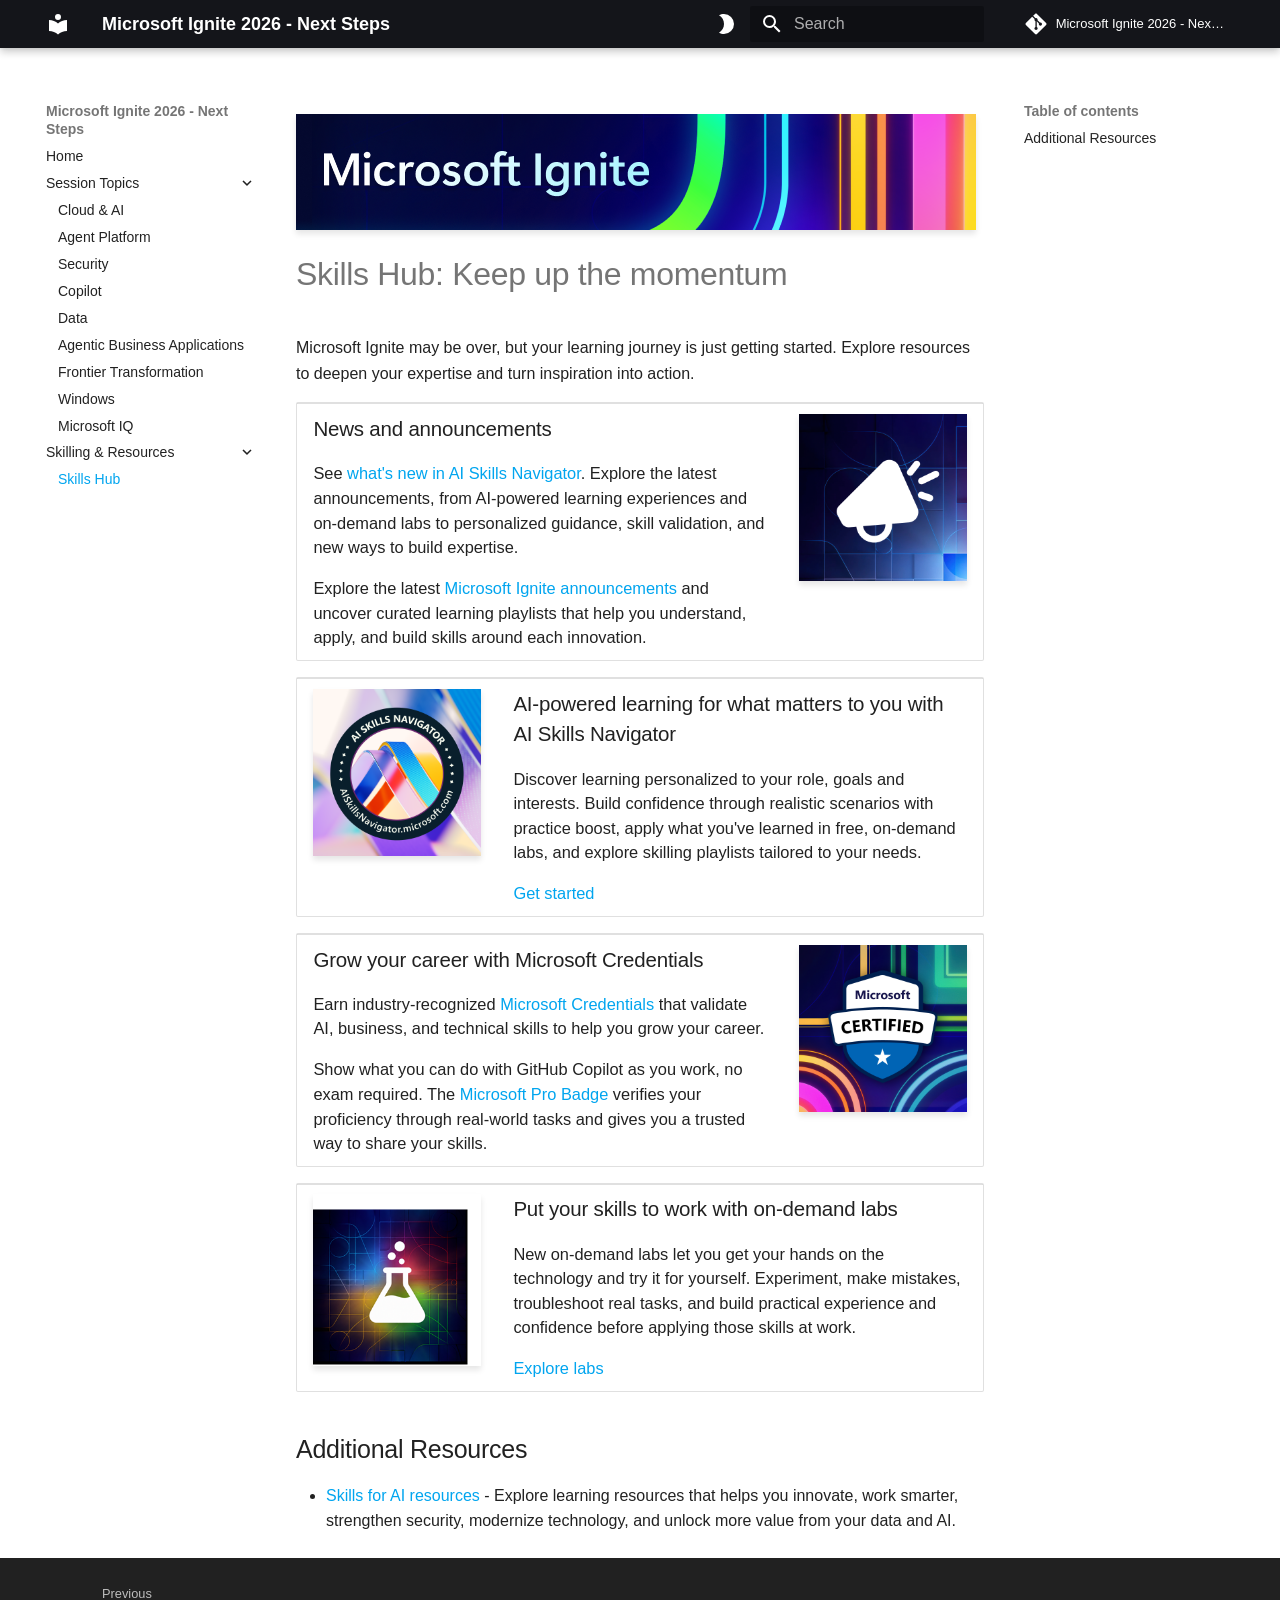
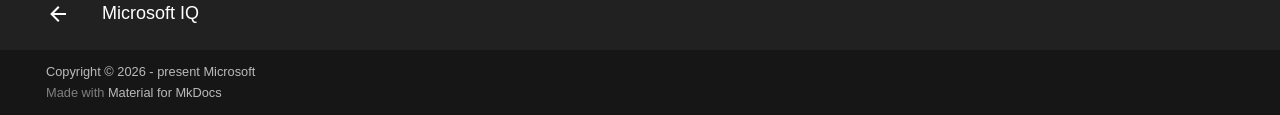
<file: skills-hub/index.html>
<!doctype html>
<html lang="en" class="no-js">
  <head>
    
      <meta charset="utf-8">
      <meta name="viewport" content="width=device-width,initial-scale=1">
      
        <meta name="description" content="Continue your learning journey after Microsoft Ignite 2026.">
      
      
        <meta name="author" content="Microsoft">
      
      
        <link rel="canonical" href="https://microsoft.github.io/ignite26-next-steps/skills-hub/">
      
      
        <link rel="prev" href="../microsoft-iq/">
      
      
      
        
      
      
      <link rel="icon" href="../assets/images/favicon.png">
      <meta name="generator" content="mkdocs-1.6.1, mkdocs-material-9.8.1">
    
    
      
        <title>Skills Hub - Microsoft Ignite 2026 - Next Steps</title>
      
    
    
      <link rel="stylesheet" href="../assets/stylesheets/main.57a0d79d.min.css">
      
        
        <link rel="stylesheet" href="../assets/stylesheets/palette.fb2fffe2.min.css">
      
      


    
    
      
    
    
      
    
    
      <link rel="stylesheet" href="../css/custom.css">
    
    <script>__md_scope=new URL("..",location),__md_hash=e=>[...e].reduce(((e,_)=>(e<<5)-e+_.charCodeAt(0)),0),__md_get=(e,_=localStorage,t=__md_scope)=>JSON.parse(_.getItem(t.pathname+"."+e)),__md_set=(e,_,t=localStorage,a=__md_scope)=>{try{t.setItem(a.pathname+"."+e,JSON.stringify(_))}catch(e){}}</script>
    
      

    
    
   <link href="../assets/stylesheets/glightbox.min.css" rel="stylesheet"/><style>
    html.glightbox-open { overflow: initial; height: 100%; }
    .gslide-title { margin-top: 0px; user-select: text; }
    .gslide-desc { color: #666; user-select: text; }
    .gslide-image img { background: white; }
    .gscrollbar-fixer { padding-right: 15px; }
    .gdesc-inner { font-size: 0.75rem; }
    body[data-md-color-scheme="slate"] .gdesc-inner { background: var(--md-default-bg-color);}
    body[data-md-color-scheme="slate"] .gslide-title { color: var(--md-default-fg-color);}
    body[data-md-color-scheme="slate"] .gslide-desc { color: var(--md-default-fg-color);}</style> <script src="../assets/javascripts/glightbox.min.js"></script></head>
  
  
    
    
      
    
    
    
    
    <body dir="ltr" data-md-color-scheme="default" data-md-color-primary="black" data-md-color-accent="indigo">
  
    
    <input class="md-toggle" data-md-toggle="drawer" type="checkbox" id="__drawer" autocomplete="off">
    <input class="md-toggle" data-md-toggle="search" type="checkbox" id="__search" autocomplete="off">
    <label class="md-overlay" for="__drawer"></label>
    <div data-md-component="skip">
      
        
        <a href="#skills-hub-keep-up-the-momentum" class="md-skip">
          Skip to content
        </a>
      
    </div>
    <div data-md-component="announce">
      
    </div>
    
    
      

  

<header class="md-header md-header--shadow md-header--lifted" data-md-component="header">
  <nav class="md-header__inner md-grid" aria-label="Header">
    <a href=".." title="Microsoft Ignite 2026 - Next Steps" class="md-header__button md-logo" aria-label="Microsoft Ignite 2026 - Next Steps" data-md-component="logo">
      
  
  <svg xmlns="http://www.w3.org/2000/svg" viewBox="0 0 24 24"><path d="M12 8a3 3 0 0 0 3-3 3 3 0 0 0-3-3 3 3 0 0 0-3 3 3 3 0 0 0 3 3m0 3.54C9.64 9.35 6.5 8 3 8v11c3.5 0 6.64 1.35 9 3.54 2.36-2.19 5.5-3.54 9-3.54V8c-3.5 0-6.64 1.35-9 3.54"/></svg>

    </a>
    <label class="md-header__button md-icon" for="__drawer">
      
      <svg xmlns="http://www.w3.org/2000/svg" viewBox="0 0 24 24"><path d="M3 6h18v2H3zm0 5h18v2H3zm0 5h18v2H3z"/></svg>
    </label>
    <div class="md-header__title" data-md-component="header-title">
      <div class="md-header__ellipsis">
        <div class="md-header__topic">
          <span class="md-ellipsis">
            Microsoft Ignite 2026 - Next Steps
          </span>
        </div>
        <div class="md-header__topic" data-md-component="header-topic">
          <span class="md-ellipsis">
            
              Skills Hub
            
          </span>
        </div>
      </div>
    </div>
    
      
        <form class="md-header__option" data-md-component="palette">
  
    
    
    
    <input class="md-option" data-md-color-media="" data-md-color-scheme="default" data-md-color-primary="black" data-md-color-accent="indigo"  aria-label="Switch to dark mode"  type="radio" name="__palette" id="__palette_0">
    
      <label class="md-header__button md-icon" title="Switch to dark mode" for="__palette_1" hidden>
        <svg xmlns="http://www.w3.org/2000/svg" viewBox="0 0 24 24"><path d="M10 2c-1.82 0-3.53.5-5 1.35C8 5.08 10 8.3 10 12s-2 6.92-5 8.65C6.47 21.5 8.18 22 10 22a10 10 0 0 0 10-10A10 10 0 0 0 10 2"/></svg>
      </label>
    
  
    
    
    
    <input class="md-option" data-md-color-media="" data-md-color-scheme="slate" data-md-color-primary="black" data-md-color-accent="indigo"  aria-label="Switch to light mode"  type="radio" name="__palette" id="__palette_1">
    
      <label class="md-header__button md-icon" title="Switch to light mode" for="__palette_0" hidden>
        <svg xmlns="http://www.w3.org/2000/svg" viewBox="0 0 24 24"><path d="M12 8a4 4 0 0 0-4 4 4 4 0 0 0 4 4 4 4 0 0 0 4-4 4 4 0 0 0-4-4m0 10a6 6 0 0 1-6-6 6 6 0 0 1 6-6 6 6 0 0 1 6 6 6 6 0 0 1-6 6m8-9.31V4h-4.69L12 .69 8.69 4H4v4.69L.69 12 4 15.31V20h4.69L12 23.31 15.31 20H20v-4.69L23.31 12z"/></svg>
      </label>
    
  
</form>
      
    
    
      <script>var palette=__md_get("__palette");if(palette&&palette.color){if("(prefers-color-scheme)"===palette.color.media){var media=matchMedia("(prefers-color-scheme: light)"),input=document.querySelector(media.matches?"[data-md-color-media='(prefers-color-scheme: light)']":"[data-md-color-media='(prefers-color-scheme: dark)']");palette.color.media=input.getAttribute("data-md-color-media"),palette.color.scheme=input.getAttribute("data-md-color-scheme"),palette.color.primary=input.getAttribute("data-md-color-primary"),palette.color.accent=input.getAttribute("data-md-color-accent")}for(var[key,value]of Object.entries(palette.color))document.body.setAttribute("data-md-color-"+key,value)}</script>
    
    
    
      
      
        <label class="md-header__button md-icon" for="__search">
          
          <svg xmlns="http://www.w3.org/2000/svg" viewBox="0 0 24 24"><path d="M9.5 3A6.5 6.5 0 0 1 16 9.5c0 1.61-.59 3.09-1.56 4.23l.27.27h.79l5 5-1.5 1.5-5-5v-.79l-.27-.27A6.52 6.52 0 0 1 9.5 16 6.5 6.5 0 0 1 3 9.5 6.5 6.5 0 0 1 9.5 3m0 2C7 5 5 7 5 9.5S7 14 9.5 14 14 12 14 9.5 12 5 9.5 5"/></svg>
        </label>
        <div class="md-search" data-md-component="search" role="dialog">
  <label class="md-search__overlay" for="__search"></label>
  <div class="md-search__inner" role="search">
    <form class="md-search__form" name="search">
      <input type="text" class="md-search__input" name="query" aria-label="Search" placeholder="Search" autocapitalize="off" autocorrect="off" autocomplete="off" spellcheck="false" data-md-component="search-query" required>
      <label class="md-search__icon md-icon" for="__search">
        
        <svg xmlns="http://www.w3.org/2000/svg" viewBox="0 0 24 24"><path d="M9.5 3A6.5 6.5 0 0 1 16 9.5c0 1.61-.59 3.09-1.56 4.23l.27.27h.79l5 5-1.5 1.5-5-5v-.79l-.27-.27A6.52 6.52 0 0 1 9.5 16 6.5 6.5 0 0 1 3 9.5 6.5 6.5 0 0 1 9.5 3m0 2C7 5 5 7 5 9.5S7 14 9.5 14 14 12 14 9.5 12 5 9.5 5"/></svg>
        
        <svg xmlns="http://www.w3.org/2000/svg" viewBox="0 0 24 24"><path d="M20 11v2H8l5.5 5.5-1.42 1.42L4.16 12l7.92-7.92L13.5 5.5 8 11z"/></svg>
      </label>
      <nav class="md-search__options" aria-label="Search">
        
        <button type="reset" class="md-search__icon md-icon" title="Clear" aria-label="Clear" tabindex="-1">
          
          <svg xmlns="http://www.w3.org/2000/svg" viewBox="0 0 24 24"><path d="M19 6.41 17.59 5 12 10.59 6.41 5 5 6.41 10.59 12 5 17.59 6.41 19 12 13.41 17.59 19 19 17.59 13.41 12z"/></svg>
        </button>
      </nav>
      
    </form>
    <div class="md-search__output">
      <div class="md-search__scrollwrap" tabindex="0" data-md-scrollfix>
        <div class="md-search-result" data-md-component="search-result">
          <div class="md-search-result__meta">
            Initializing search
          </div>
          <ol class="md-search-result__list" role="presentation"></ol>
        </div>
      </div>
    </div>
  </div>
</div>
      
    
    
      <div class="md-header__source">
        <a href="https://github.com/microsoft/ignite26-next-steps" title="Go to repository" class="md-source" data-md-component="source">
  <div class="md-source__icon md-icon">
    
    <svg xmlns="http://www.w3.org/2000/svg" viewBox="0 0 448 512"><!--! Font Awesome Free 7.1.0 by @fontawesome - https://fontawesome.com License - https://fontawesome.com/license/free (Icons: CC BY 4.0, Fonts: SIL OFL 1.1, Code: MIT License) Copyright 2025 Fonticons, Inc.--><path d="M439.6 236.1 244 40.5c-5.4-5.5-12.8-8.5-20.4-8.5s-15 3-20.4 8.4L162.5 81l51.5 51.5c27.1-9.1 52.7 16.8 43.4 43.7l49.7 49.7c34.2-11.8 61.2 31 35.5 56.7-26.5 26.5-70.2-2.9-56-37.3L240.3 199v121.9c25.3 12.5 22.3 41.8 9.1 55-6.4 6.4-15.2 10.1-24.3 10.1s-17.8-3.6-24.3-10.1c-17.6-17.6-11.1-46.9 11.2-56v-123c-20.8-8.5-24.6-30.7-18.6-45L142.6 101 8.5 235.1C3 240.6 0 247.9 0 255.5s3 15 8.5 20.4l195.6 195.7c5.4 5.4 12.7 8.4 20.4 8.4s15-3 20.4-8.4l194.7-194.7c5.4-5.4 8.4-12.8 8.4-20.4s-3-15-8.4-20.4"/></svg>
  </div>
  <div class="md-source__repository">
    Microsoft Ignite 2026 - Next Steps
  </div>
</a>
      </div>
    
  </nav>
  
    
  
</header>
    
    <div class="md-container" data-md-component="container">
      
      
        
      
      <main class="md-main" data-md-component="main">
        <div class="md-main__inner md-grid">
          
            
              
              <div class="md-sidebar md-sidebar--primary" data-md-component="sidebar" data-md-type="navigation" >
                <div class="md-sidebar__scrollwrap">
                  <div class="md-sidebar__inner">
                    



<nav class="md-nav md-nav--primary" aria-label="Navigation" data-md-level="0">
  <label class="md-nav__title" for="__drawer">
    <a href=".." title="Microsoft Ignite 2026 - Next Steps" class="md-nav__button md-logo" aria-label="Microsoft Ignite 2026 - Next Steps" data-md-component="logo">
      
  
  <svg xmlns="http://www.w3.org/2000/svg" viewBox="0 0 24 24"><path d="M12 8a3 3 0 0 0 3-3 3 3 0 0 0-3-3 3 3 0 0 0-3 3 3 3 0 0 0 3 3m0 3.54C9.64 9.35 6.5 8 3 8v11c3.5 0 6.64 1.35 9 3.54 2.36-2.19 5.5-3.54 9-3.54V8c-3.5 0-6.64 1.35-9 3.54"/></svg>

    </a>
    Microsoft Ignite 2026 - Next Steps
  </label>
  
    <div class="md-nav__source">
      <a href="https://github.com/microsoft/ignite26-next-steps" title="Go to repository" class="md-source" data-md-component="source">
  <div class="md-source__icon md-icon">
    
    <svg xmlns="http://www.w3.org/2000/svg" viewBox="0 0 448 512"><!--! Font Awesome Free 7.1.0 by @fontawesome - https://fontawesome.com License - https://fontawesome.com/license/free (Icons: CC BY 4.0, Fonts: SIL OFL 1.1, Code: MIT License) Copyright 2025 Fonticons, Inc.--><path d="M439.6 236.1 244 40.5c-5.4-5.5-12.8-8.5-20.4-8.5s-15 3-20.4 8.4L162.5 81l51.5 51.5c27.1-9.1 52.7 16.8 43.4 43.7l49.7 49.7c34.2-11.8 61.2 31 35.5 56.7-26.5 26.5-70.2-2.9-56-37.3L240.3 199v121.9c25.3 12.5 22.3 41.8 9.1 55-6.4 6.4-15.2 10.1-24.3 10.1s-17.8-3.6-24.3-10.1c-17.6-17.6-11.1-46.9 11.2-56v-123c-20.8-8.5-24.6-30.7-18.6-45L142.6 101 8.5 235.1C3 240.6 0 247.9 0 255.5s3 15 8.5 20.4l195.6 195.7c5.4 5.4 12.7 8.4 20.4 8.4s15-3 20.4-8.4l194.7-194.7c5.4-5.4 8.4-12.8 8.4-20.4s-3-15-8.4-20.4"/></svg>
  </div>
  <div class="md-source__repository">
    Microsoft Ignite 2026 - Next Steps
  </div>
</a>
    </div>
  
  <ul class="md-nav__list" data-md-scrollfix>
    
      
      
  
  
  
  
    <li class="md-nav__item">
      <a href=".." class="md-nav__link">
        
  
  
  <span class="md-ellipsis">
    
  
    Home
  

    
  </span>
  
  

      </a>
    </li>
  

    
      
      
  
  
  
  
    
    
    
    
    
    <li class="md-nav__item md-nav__item--nested">
      
        
        
          
        
        <input class="md-nav__toggle md-toggle md-toggle--indeterminate" type="checkbox" id="__nav_2" >
        
          
          <label class="md-nav__link" for="__nav_2" id="__nav_2_label" tabindex="0">
            
  
  
  <span class="md-ellipsis">
    
  
    Session Topics
  

    
  </span>
  
  

            <span class="md-nav__icon md-icon"></span>
          </label>
        
        <nav class="md-nav" data-md-level="1" aria-labelledby="__nav_2_label" aria-expanded="false">
          <label class="md-nav__title" for="__nav_2">
            <span class="md-nav__icon md-icon"></span>
            
  
    Session Topics
  

          </label>
          <ul class="md-nav__list" data-md-scrollfix>
            
              
                
  
  
  
  
    <li class="md-nav__item">
      <a href="../cloud-ai/" class="md-nav__link">
        
  
  
  <span class="md-ellipsis">
    
  
    Cloud & AI
  

    
  </span>
  
  

      </a>
    </li>
  

              
            
              
                
  
  
  
  
    <li class="md-nav__item">
      <a href="../agent-platform/" class="md-nav__link">
        
  
  
  <span class="md-ellipsis">
    
  
    Agent Platform
  

    
  </span>
  
  

      </a>
    </li>
  

              
            
              
                
  
  
  
  
    <li class="md-nav__item">
      <a href="../security/" class="md-nav__link">
        
  
  
  <span class="md-ellipsis">
    
  
    Security
  

    
  </span>
  
  

      </a>
    </li>
  

              
            
              
                
  
  
  
  
    <li class="md-nav__item">
      <a href="../copilot/" class="md-nav__link">
        
  
  
  <span class="md-ellipsis">
    
  
    Copilot
  

    
  </span>
  
  

      </a>
    </li>
  

              
            
              
                
  
  
  
  
    <li class="md-nav__item">
      <a href="../data/" class="md-nav__link">
        
  
  
  <span class="md-ellipsis">
    
  
    Data
  

    
  </span>
  
  

      </a>
    </li>
  

              
            
              
                
  
  
  
  
    <li class="md-nav__item">
      <a href="../agentic-business-applications/" class="md-nav__link">
        
  
  
  <span class="md-ellipsis">
    
  
    Agentic Business Applications
  

    
  </span>
  
  

      </a>
    </li>
  

              
            
              
                
  
  
  
  
    <li class="md-nav__item">
      <a href="../frontier-transformation/" class="md-nav__link">
        
  
  
  <span class="md-ellipsis">
    
  
    Frontier Transformation
  

    
  </span>
  
  

      </a>
    </li>
  

              
            
              
                
  
  
  
  
    <li class="md-nav__item">
      <a href="../windows/" class="md-nav__link">
        
  
  
  <span class="md-ellipsis">
    
  
    Windows
  

    
  </span>
  
  

      </a>
    </li>
  

              
            
              
                
  
  
  
  
    <li class="md-nav__item">
      <a href="../microsoft-iq/" class="md-nav__link">
        
  
  
  <span class="md-ellipsis">
    
  
    Microsoft IQ
  

    
  </span>
  
  

      </a>
    </li>
  

              
            
          </ul>
        </nav>
      
    </li>
  

    
      
      
  
  
    
  
  
  
    
    
    
    
    
    <li class="md-nav__item md-nav__item--active md-nav__item--nested">
      
        
        
        <input class="md-nav__toggle md-toggle " type="checkbox" id="__nav_3" checked>
        
          
          <label class="md-nav__link" for="__nav_3" id="__nav_3_label" tabindex="0">
            
  
  
  <span class="md-ellipsis">
    
  
    Skilling & Resources
  

    
  </span>
  
  

            <span class="md-nav__icon md-icon"></span>
          </label>
        
        <nav class="md-nav" data-md-level="1" aria-labelledby="__nav_3_label" aria-expanded="true">
          <label class="md-nav__title" for="__nav_3">
            <span class="md-nav__icon md-icon"></span>
            
  
    Skilling & Resources
  

          </label>
          <ul class="md-nav__list" data-md-scrollfix>
            
              
                
  
  
    
  
  
  
    <li class="md-nav__item md-nav__item--active">
      
      <input class="md-nav__toggle md-toggle" type="checkbox" id="__toc">
      
      
        
      
      
        <label class="md-nav__link md-nav__link--active" for="__toc">
          
  
  
  <span class="md-ellipsis">
    
  
    Skills Hub
  

    
  </span>
  
  

          <span class="md-nav__icon md-icon"></span>
        </label>
      
      <a href="./" class="md-nav__link md-nav__link--active">
        
  
  
  <span class="md-ellipsis">
    
  
    Skills Hub
  

    
  </span>
  
  

      </a>
      
        

<nav class="md-nav md-nav--secondary" aria-label="Table of contents">
  
  
  
    
  
  
    <label class="md-nav__title" for="__toc">
      <span class="md-nav__icon md-icon"></span>
      Table of contents
    </label>
    <ul class="md-nav__list" data-md-component="toc" data-md-scrollfix>
      
        <li class="md-nav__item">
  <a href="#additional-resources" class="md-nav__link">
    <span class="md-ellipsis">
      
        Additional Resources
      
    </span>
  </a>
  
</li>
      
    </ul>
  
</nav>
      
    </li>
  

              
            
          </ul>
        </nav>
      
    </li>
  

    
  </ul>
</nav>
                  </div>
                </div>
              </div>
            
            
              
              <div class="md-sidebar md-sidebar--secondary" data-md-component="sidebar" data-md-type="toc" >
                <div class="md-sidebar__scrollwrap">
                  <div class="md-sidebar__inner">
                    

<nav class="md-nav md-nav--secondary" aria-label="Table of contents">
  
  
  
    
  
  
    <label class="md-nav__title" for="__toc">
      <span class="md-nav__icon md-icon"></span>
      Table of contents
    </label>
    <ul class="md-nav__list" data-md-component="toc" data-md-scrollfix>
      
        <li class="md-nav__item">
  <a href="#additional-resources" class="md-nav__link">
    <span class="md-ellipsis">
      
        Additional Resources
      
    </span>
  </a>
  
</li>
      
    </ul>
  
</nav>
                  </div>
                </div>
              </div>
            
          
          
            <div class="md-content" data-md-component="content">
              
              <article class="md-content__inner md-typeset">
                
                  


  
  


<p><a class="glightbox" href="../img/banner-ignite-26.png" data-type="image" data-width="auto" data-height="auto" data-desc-position="bottom"><img alt="Microsoft Ignite 2026" src="../img/banner-ignite-26.png" /></a></p>
<h1 id="skills-hub-keep-up-the-momentum">Skills Hub: Keep up the momentum<a class="headerlink" href="#skills-hub-keep-up-the-momentum" title="Permanent link">&para;</a></h1>
<p>Microsoft Ignite may be over, but your learning journey is just getting started. Explore resources to deepen your expertise and turn inspiration into action.</p>
<table>
<tr>
<td valign="top">
<h3>News and announcements</h3>
<p>See <a href="https://aka.ms/ignite26/wepbage/asnannouncementsblog">what's new in AI Skills Navigator</a>. Explore the latest announcements, from AI-powered learning experiences and on-demand labs to personalized guidance, skill validation, and new ways to build expertise.</p>
<p>Explore the latest <a href="https://aka.ms/IgniteNewsSkillingBlog">Microsoft Ignite announcements</a> and uncover curated learning playlists that help you understand, apply, and build skills around each innovation.</p>
</td>
<td width="200" valign="top" align="right">
<a class="glightbox" href="../img/news-and-announcements-square.png" data-type="image" data-width="auto" data-height="auto" data-desc-position="bottom"><img src="../img/news-and-announcements-square.png" alt="News and announcements" width="200" /></a>
</td>
</tr>
</table>

<table>
<tr>
<td width="200" valign="top" align="left">
<a class="glightbox" href="../img/asn-square.png" data-type="image" data-width="auto" data-height="auto" data-desc-position="bottom"><img src="../img/asn-square.png" alt="AI Skills Navigator" width="200" /></a>
</td>
<td valign="top">
<h3>AI-powered learning for what matters to you with AI Skills Navigator</h3>
<p>Discover learning personalized to your role, goals and interests. Build confidence through realistic scenarios with practice boost, apply what you've learned in free, on-demand labs, and explore skilling playlists tailored to your needs.</p>
<p><a href="https://aka.ms/ignite26/webpage/ASN">Get started</a></p>
</td>
</tr>
</table>

<table>
<tr>
<td valign="top">
<h3>Grow your career with Microsoft Credentials</h3>
<p>Earn industry-recognized <a href="https://aka.ms/ignite26/webpage/Credentials">Microsoft Credentials</a> that validate AI, business, and technical skills to help you grow your career.</p>
<p>Show what you can do with GitHub Copilot as you work, no exam required. The <a href="https://aka.ms/igntie26/webpage/probadge">Microsoft Pro Badge</a> verifies your proficiency through real-world tasks and gives you a trusted way to share your skills.</p>
</td>
<td width="200" valign="top" align="right">
<a class="glightbox" href="../img/microsoft-credentials-square.png" data-type="image" data-width="auto" data-height="auto" data-desc-position="bottom"><img src="../img/microsoft-credentials-square.png" alt="Microsoft Credentials" width="200" /></a>
</td>
</tr>
</table>

<table>
<tr>
<td width="200" valign="top" align="left">
<a class="glightbox" href="../img/on-demand-labs-square.png" data-type="image" data-width="auto" data-height="auto" data-desc-position="bottom"><img src="../img/on-demand-labs-square.png" alt="On-demand labs" width="200" /></a>
</td>
<td valign="top">
<h3>Put your skills to work with on-demand labs</h3>
<p>New on-demand labs let you get your hands on the technology and try it for yourself. Experiment, make mistakes, troubleshoot real tasks, and build practical experience and confidence before applying those skills at work.</p>
<p><a href="https://aka.ms/ignite26/webpage/Labs">Explore labs</a></p>
</td>
</tr>
</table>

<h2 id="additional-resources">Additional Resources<a class="headerlink" href="#additional-resources" title="Permanent link">&para;</a></h2>
<ul>
<li><a href="https://www.microsoft.com/en-us/events/local-events/skillsforairesources">Skills for AI resources</a> - Explore learning resources that helps you innovate, work smarter, strengthen security, modernize technology, and unlock more value from your data and AI.</li>
</ul>












                
              </article>
            </div>
          
          
  <script>var tabs=__md_get("__tabs");if(Array.isArray(tabs))e:for(var set of document.querySelectorAll(".tabbed-set")){var labels=set.querySelector(".tabbed-labels");for(var tab of tabs)for(var label of labels.getElementsByTagName("label"))if(label.innerText.trim()===tab){var input=document.getElementById(label.htmlFor);input.checked=!0;continue e}}</script>

<script>var target=document.getElementById(location.hash.slice(1));target&&target.name&&(target.checked=target.name.startsWith("__tabbed_"))</script>
        </div>
        
      </main>
      
        <footer class="md-footer">
  
    
      
      <nav class="md-footer__inner md-grid" aria-label="Footer" >
        
          
          <a href="../microsoft-iq/" class="md-footer__link md-footer__link--prev" aria-label="Previous: Microsoft IQ">
            <div class="md-footer__button md-icon">
              
              <svg xmlns="http://www.w3.org/2000/svg" viewBox="0 0 24 24"><path d="M20 11v2H8l5.5 5.5-1.42 1.42L4.16 12l7.92-7.92L13.5 5.5 8 11z"/></svg>
            </div>
            <div class="md-footer__title">
              <span class="md-footer__direction">
                Previous
              </span>
              <div class="md-ellipsis">
                Microsoft IQ
              </div>
            </div>
          </a>
        
        
      </nav>
    
  
  <div class="md-footer-meta md-typeset">
    <div class="md-footer-meta__inner md-grid">
      <div class="md-copyright">
  
    <div class="md-copyright__highlight">
      Copyright &copy; 2026 - present Microsoft

    </div>
  
  
    Made with
    <a href="https://squidfunk.github.io/mkdocs-material/" target="_blank" rel="noopener">
      Material for MkDocs
    </a>
  
</div>
      
    </div>
  </div>
</footer>
      
    </div>
    <div class="md-dialog" data-md-component="dialog">
      <div class="md-dialog__inner md-typeset"></div>
    </div>
    
    
    
      
      
      <script id="__config" type="application/json">{"annotate": null, "base": "..", "features": ["navigation.footer", "content.code.copy", "navigation.tabs.sticky", "content.tabs.link", "navigation.expand"], "search": "../assets/javascripts/workers/search.a7633da7.min.js", "tags": null, "translations": {"clipboard.copied": "Copied to clipboard", "clipboard.copy": "Copy to clipboard", "search.result.more.one": "1 more on this page", "search.result.more.other": "# more on this page", "search.result.none": "No matching documents", "search.result.one": "1 matching document", "search.result.other": "# matching documents", "search.result.placeholder": "Type to start searching", "search.result.term.missing": "Missing", "select.version": "Select version"}, "version": null}</script>
    
    
      <script src="../assets/javascripts/bundle.a5f9d56c.min.js"></script>
      
    
  <script id="init-glightbox">const lightbox = GLightbox({"touchNavigation": true, "loop": false, "zoomable": true, "draggable": true, "openEffect": "zoom", "closeEffect": "zoom", "slideEffect": "slide"});
document$.subscribe(() => { lightbox.reload() });
</script></body>
</html>
</file>
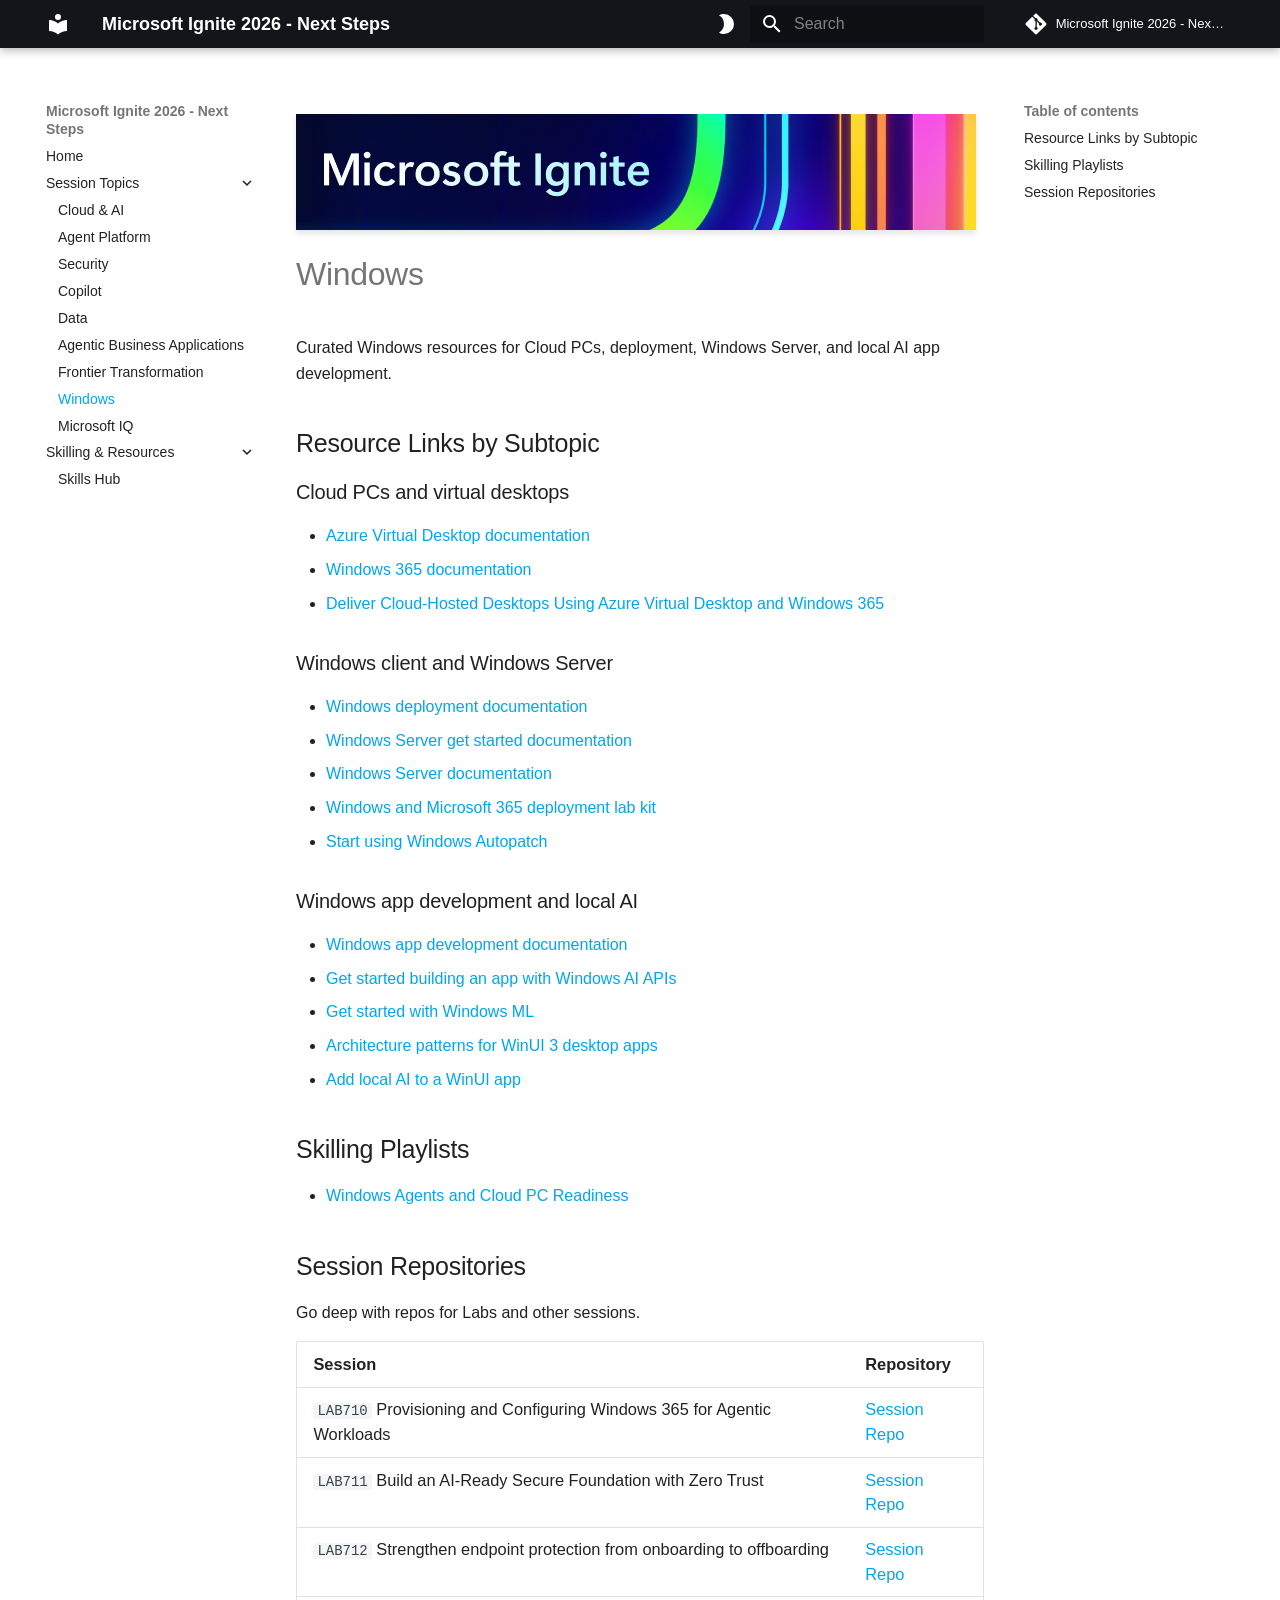
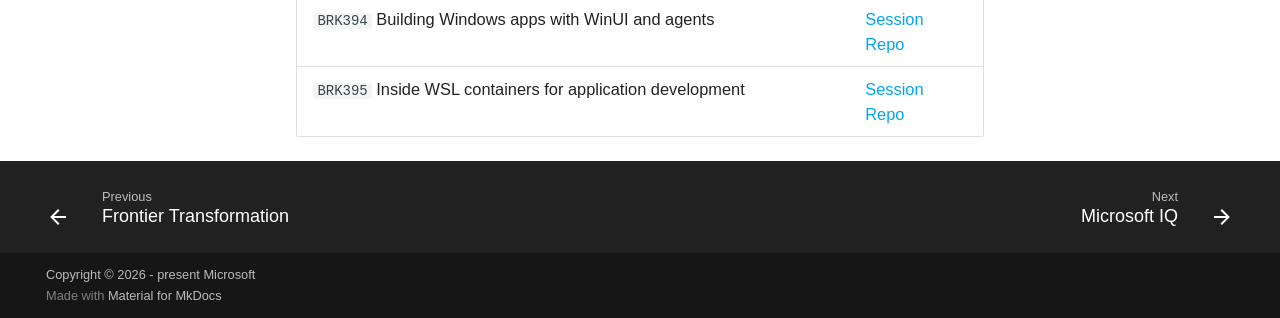
<file: windows/index.html>
<!doctype html>
<html lang="en" class="no-js">
  <head>
    
      <meta charset="utf-8">
      <meta name="viewport" content="width=device-width,initial-scale=1">
      
        <meta name="description" content="Continue your learning journey after Microsoft Ignite 2026.">
      
      
        <meta name="author" content="Microsoft">
      
      
        <link rel="canonical" href="https://microsoft.github.io/ignite26-next-steps/windows/">
      
      
        <link rel="prev" href="../frontier-transformation/">
      
      
        <link rel="next" href="../microsoft-iq/">
      
      
        
      
      
      <link rel="icon" href="../assets/images/favicon.png">
      <meta name="generator" content="mkdocs-1.6.1, mkdocs-material-9.8.1">
    
    
      
        <title>Windows - Microsoft Ignite 2026 - Next Steps</title>
      
    
    
      <link rel="stylesheet" href="../assets/stylesheets/main.57a0d79d.min.css">
      
        
        <link rel="stylesheet" href="../assets/stylesheets/palette.fb2fffe2.min.css">
      
      


    
    
      
    
    
      
    
    
      <link rel="stylesheet" href="../css/custom.css">
    
    <script>__md_scope=new URL("..",location),__md_hash=e=>[...e].reduce(((e,_)=>(e<<5)-e+_.charCodeAt(0)),0),__md_get=(e,_=localStorage,t=__md_scope)=>JSON.parse(_.getItem(t.pathname+"."+e)),__md_set=(e,_,t=localStorage,a=__md_scope)=>{try{t.setItem(a.pathname+"."+e,JSON.stringify(_))}catch(e){}}</script>
    
      

    
    
   <link href="../assets/stylesheets/glightbox.min.css" rel="stylesheet"/><style>
    html.glightbox-open { overflow: initial; height: 100%; }
    .gslide-title { margin-top: 0px; user-select: text; }
    .gslide-desc { color: #666; user-select: text; }
    .gslide-image img { background: white; }
    .gscrollbar-fixer { padding-right: 15px; }
    .gdesc-inner { font-size: 0.75rem; }
    body[data-md-color-scheme="slate"] .gdesc-inner { background: var(--md-default-bg-color);}
    body[data-md-color-scheme="slate"] .gslide-title { color: var(--md-default-fg-color);}
    body[data-md-color-scheme="slate"] .gslide-desc { color: var(--md-default-fg-color);}</style> <script src="../assets/javascripts/glightbox.min.js"></script></head>
  
  
    
    
      
    
    
    
    
    <body dir="ltr" data-md-color-scheme="default" data-md-color-primary="black" data-md-color-accent="indigo">
  
    
    <input class="md-toggle" data-md-toggle="drawer" type="checkbox" id="__drawer" autocomplete="off">
    <input class="md-toggle" data-md-toggle="search" type="checkbox" id="__search" autocomplete="off">
    <label class="md-overlay" for="__drawer"></label>
    <div data-md-component="skip">
      
        
        <a href="#windows" class="md-skip">
          Skip to content
        </a>
      
    </div>
    <div data-md-component="announce">
      
    </div>
    
    
      

  

<header class="md-header md-header--shadow md-header--lifted" data-md-component="header">
  <nav class="md-header__inner md-grid" aria-label="Header">
    <a href=".." title="Microsoft Ignite 2026 - Next Steps" class="md-header__button md-logo" aria-label="Microsoft Ignite 2026 - Next Steps" data-md-component="logo">
      
  
  <svg xmlns="http://www.w3.org/2000/svg" viewBox="0 0 24 24"><path d="M12 8a3 3 0 0 0 3-3 3 3 0 0 0-3-3 3 3 0 0 0-3 3 3 3 0 0 0 3 3m0 3.54C9.64 9.35 6.5 8 3 8v11c3.5 0 6.64 1.35 9 3.54 2.36-2.19 5.5-3.54 9-3.54V8c-3.5 0-6.64 1.35-9 3.54"/></svg>

    </a>
    <label class="md-header__button md-icon" for="__drawer">
      
      <svg xmlns="http://www.w3.org/2000/svg" viewBox="0 0 24 24"><path d="M3 6h18v2H3zm0 5h18v2H3zm0 5h18v2H3z"/></svg>
    </label>
    <div class="md-header__title" data-md-component="header-title">
      <div class="md-header__ellipsis">
        <div class="md-header__topic">
          <span class="md-ellipsis">
            Microsoft Ignite 2026 - Next Steps
          </span>
        </div>
        <div class="md-header__topic" data-md-component="header-topic">
          <span class="md-ellipsis">
            
              Windows
            
          </span>
        </div>
      </div>
    </div>
    
      
        <form class="md-header__option" data-md-component="palette">
  
    
    
    
    <input class="md-option" data-md-color-media="" data-md-color-scheme="default" data-md-color-primary="black" data-md-color-accent="indigo"  aria-label="Switch to dark mode"  type="radio" name="__palette" id="__palette_0">
    
      <label class="md-header__button md-icon" title="Switch to dark mode" for="__palette_1" hidden>
        <svg xmlns="http://www.w3.org/2000/svg" viewBox="0 0 24 24"><path d="M10 2c-1.82 0-3.53.5-5 1.35C8 5.08 10 8.3 10 12s-2 6.92-5 8.65C6.47 21.5 8.18 22 10 22a10 10 0 0 0 10-10A10 10 0 0 0 10 2"/></svg>
      </label>
    
  
    
    
    
    <input class="md-option" data-md-color-media="" data-md-color-scheme="slate" data-md-color-primary="black" data-md-color-accent="indigo"  aria-label="Switch to light mode"  type="radio" name="__palette" id="__palette_1">
    
      <label class="md-header__button md-icon" title="Switch to light mode" for="__palette_0" hidden>
        <svg xmlns="http://www.w3.org/2000/svg" viewBox="0 0 24 24"><path d="M12 8a4 4 0 0 0-4 4 4 4 0 0 0 4 4 4 4 0 0 0 4-4 4 4 0 0 0-4-4m0 10a6 6 0 0 1-6-6 6 6 0 0 1 6-6 6 6 0 0 1 6 6 6 6 0 0 1-6 6m8-9.31V4h-4.69L12 .69 8.69 4H4v4.69L.69 12 4 15.31V20h4.69L12 23.31 15.31 20H20v-4.69L23.31 12z"/></svg>
      </label>
    
  
</form>
      
    
    
      <script>var palette=__md_get("__palette");if(palette&&palette.color){if("(prefers-color-scheme)"===palette.color.media){var media=matchMedia("(prefers-color-scheme: light)"),input=document.querySelector(media.matches?"[data-md-color-media='(prefers-color-scheme: light)']":"[data-md-color-media='(prefers-color-scheme: dark)']");palette.color.media=input.getAttribute("data-md-color-media"),palette.color.scheme=input.getAttribute("data-md-color-scheme"),palette.color.primary=input.getAttribute("data-md-color-primary"),palette.color.accent=input.getAttribute("data-md-color-accent")}for(var[key,value]of Object.entries(palette.color))document.body.setAttribute("data-md-color-"+key,value)}</script>
    
    
    
      
      
        <label class="md-header__button md-icon" for="__search">
          
          <svg xmlns="http://www.w3.org/2000/svg" viewBox="0 0 24 24"><path d="M9.5 3A6.5 6.5 0 0 1 16 9.5c0 1.61-.59 3.09-1.56 4.23l.27.27h.79l5 5-1.5 1.5-5-5v-.79l-.27-.27A6.52 6.52 0 0 1 9.5 16 6.5 6.5 0 0 1 3 9.5 6.5 6.5 0 0 1 9.5 3m0 2C7 5 5 7 5 9.5S7 14 9.5 14 14 12 14 9.5 12 5 9.5 5"/></svg>
        </label>
        <div class="md-search" data-md-component="search" role="dialog">
  <label class="md-search__overlay" for="__search"></label>
  <div class="md-search__inner" role="search">
    <form class="md-search__form" name="search">
      <input type="text" class="md-search__input" name="query" aria-label="Search" placeholder="Search" autocapitalize="off" autocorrect="off" autocomplete="off" spellcheck="false" data-md-component="search-query" required>
      <label class="md-search__icon md-icon" for="__search">
        
        <svg xmlns="http://www.w3.org/2000/svg" viewBox="0 0 24 24"><path d="M9.5 3A6.5 6.5 0 0 1 16 9.5c0 1.61-.59 3.09-1.56 4.23l.27.27h.79l5 5-1.5 1.5-5-5v-.79l-.27-.27A6.52 6.52 0 0 1 9.5 16 6.5 6.5 0 0 1 3 9.5 6.5 6.5 0 0 1 9.5 3m0 2C7 5 5 7 5 9.5S7 14 9.5 14 14 12 14 9.5 12 5 9.5 5"/></svg>
        
        <svg xmlns="http://www.w3.org/2000/svg" viewBox="0 0 24 24"><path d="M20 11v2H8l5.5 5.5-1.42 1.42L4.16 12l7.92-7.92L13.5 5.5 8 11z"/></svg>
      </label>
      <nav class="md-search__options" aria-label="Search">
        
        <button type="reset" class="md-search__icon md-icon" title="Clear" aria-label="Clear" tabindex="-1">
          
          <svg xmlns="http://www.w3.org/2000/svg" viewBox="0 0 24 24"><path d="M19 6.41 17.59 5 12 10.59 6.41 5 5 6.41 10.59 12 5 17.59 6.41 19 12 13.41 17.59 19 19 17.59 13.41 12z"/></svg>
        </button>
      </nav>
      
    </form>
    <div class="md-search__output">
      <div class="md-search__scrollwrap" tabindex="0" data-md-scrollfix>
        <div class="md-search-result" data-md-component="search-result">
          <div class="md-search-result__meta">
            Initializing search
          </div>
          <ol class="md-search-result__list" role="presentation"></ol>
        </div>
      </div>
    </div>
  </div>
</div>
      
    
    
      <div class="md-header__source">
        <a href="https://github.com/microsoft/ignite26-next-steps" title="Go to repository" class="md-source" data-md-component="source">
  <div class="md-source__icon md-icon">
    
    <svg xmlns="http://www.w3.org/2000/svg" viewBox="0 0 448 512"><!--! Font Awesome Free 7.1.0 by @fontawesome - https://fontawesome.com License - https://fontawesome.com/license/free (Icons: CC BY 4.0, Fonts: SIL OFL 1.1, Code: MIT License) Copyright 2025 Fonticons, Inc.--><path d="M439.6 236.1 244 40.5c-5.4-5.5-12.8-8.5-20.4-8.5s-15 3-20.4 8.4L162.5 81l51.5 51.5c27.1-9.1 52.7 16.8 43.4 43.7l49.7 49.7c34.2-11.8 61.2 31 35.5 56.7-26.5 26.5-70.2-2.9-56-37.3L240.3 199v121.9c25.3 12.5 22.3 41.8 9.1 55-6.4 6.4-15.2 10.1-24.3 10.1s-17.8-3.6-24.3-10.1c-17.6-17.6-11.1-46.9 11.2-56v-123c-20.8-8.5-24.6-30.7-18.6-45L142.6 101 8.5 235.1C3 240.6 0 247.9 0 255.5s3 15 8.5 20.4l195.6 195.7c5.4 5.4 12.7 8.4 20.4 8.4s15-3 20.4-8.4l194.7-194.7c5.4-5.4 8.4-12.8 8.4-20.4s-3-15-8.4-20.4"/></svg>
  </div>
  <div class="md-source__repository">
    Microsoft Ignite 2026 - Next Steps
  </div>
</a>
      </div>
    
  </nav>
  
    
  
</header>
    
    <div class="md-container" data-md-component="container">
      
      
        
      
      <main class="md-main" data-md-component="main">
        <div class="md-main__inner md-grid">
          
            
              
              <div class="md-sidebar md-sidebar--primary" data-md-component="sidebar" data-md-type="navigation" >
                <div class="md-sidebar__scrollwrap">
                  <div class="md-sidebar__inner">
                    



<nav class="md-nav md-nav--primary" aria-label="Navigation" data-md-level="0">
  <label class="md-nav__title" for="__drawer">
    <a href=".." title="Microsoft Ignite 2026 - Next Steps" class="md-nav__button md-logo" aria-label="Microsoft Ignite 2026 - Next Steps" data-md-component="logo">
      
  
  <svg xmlns="http://www.w3.org/2000/svg" viewBox="0 0 24 24"><path d="M12 8a3 3 0 0 0 3-3 3 3 0 0 0-3-3 3 3 0 0 0-3 3 3 3 0 0 0 3 3m0 3.54C9.64 9.35 6.5 8 3 8v11c3.5 0 6.64 1.35 9 3.54 2.36-2.19 5.5-3.54 9-3.54V8c-3.5 0-6.64 1.35-9 3.54"/></svg>

    </a>
    Microsoft Ignite 2026 - Next Steps
  </label>
  
    <div class="md-nav__source">
      <a href="https://github.com/microsoft/ignite26-next-steps" title="Go to repository" class="md-source" data-md-component="source">
  <div class="md-source__icon md-icon">
    
    <svg xmlns="http://www.w3.org/2000/svg" viewBox="0 0 448 512"><!--! Font Awesome Free 7.1.0 by @fontawesome - https://fontawesome.com License - https://fontawesome.com/license/free (Icons: CC BY 4.0, Fonts: SIL OFL 1.1, Code: MIT License) Copyright 2025 Fonticons, Inc.--><path d="M439.6 236.1 244 40.5c-5.4-5.5-12.8-8.5-20.4-8.5s-15 3-20.4 8.4L162.5 81l51.5 51.5c27.1-9.1 52.7 16.8 43.4 43.7l49.7 49.7c34.2-11.8 61.2 31 35.5 56.7-26.5 26.5-70.2-2.9-56-37.3L240.3 199v121.9c25.3 12.5 22.3 41.8 9.1 55-6.4 6.4-15.2 10.1-24.3 10.1s-17.8-3.6-24.3-10.1c-17.6-17.6-11.1-46.9 11.2-56v-123c-20.8-8.5-24.6-30.7-18.6-45L142.6 101 8.5 235.1C3 240.6 0 247.9 0 255.5s3 15 8.5 20.4l195.6 195.7c5.4 5.4 12.7 8.4 20.4 8.4s15-3 20.4-8.4l194.7-194.7c5.4-5.4 8.4-12.8 8.4-20.4s-3-15-8.4-20.4"/></svg>
  </div>
  <div class="md-source__repository">
    Microsoft Ignite 2026 - Next Steps
  </div>
</a>
    </div>
  
  <ul class="md-nav__list" data-md-scrollfix>
    
      
      
  
  
  
  
    <li class="md-nav__item">
      <a href=".." class="md-nav__link">
        
  
  
  <span class="md-ellipsis">
    
  
    Home
  

    
  </span>
  
  

      </a>
    </li>
  

    
      
      
  
  
    
  
  
  
    
    
    
    
    
    <li class="md-nav__item md-nav__item--active md-nav__item--nested">
      
        
        
        <input class="md-nav__toggle md-toggle " type="checkbox" id="__nav_2" checked>
        
          
          <label class="md-nav__link" for="__nav_2" id="__nav_2_label" tabindex="0">
            
  
  
  <span class="md-ellipsis">
    
  
    Session Topics
  

    
  </span>
  
  

            <span class="md-nav__icon md-icon"></span>
          </label>
        
        <nav class="md-nav" data-md-level="1" aria-labelledby="__nav_2_label" aria-expanded="true">
          <label class="md-nav__title" for="__nav_2">
            <span class="md-nav__icon md-icon"></span>
            
  
    Session Topics
  

          </label>
          <ul class="md-nav__list" data-md-scrollfix>
            
              
                
  
  
  
  
    <li class="md-nav__item">
      <a href="../cloud-ai/" class="md-nav__link">
        
  
  
  <span class="md-ellipsis">
    
  
    Cloud & AI
  

    
  </span>
  
  

      </a>
    </li>
  

              
            
              
                
  
  
  
  
    <li class="md-nav__item">
      <a href="../agent-platform/" class="md-nav__link">
        
  
  
  <span class="md-ellipsis">
    
  
    Agent Platform
  

    
  </span>
  
  

      </a>
    </li>
  

              
            
              
                
  
  
  
  
    <li class="md-nav__item">
      <a href="../security/" class="md-nav__link">
        
  
  
  <span class="md-ellipsis">
    
  
    Security
  

    
  </span>
  
  

      </a>
    </li>
  

              
            
              
                
  
  
  
  
    <li class="md-nav__item">
      <a href="../copilot/" class="md-nav__link">
        
  
  
  <span class="md-ellipsis">
    
  
    Copilot
  

    
  </span>
  
  

      </a>
    </li>
  

              
            
              
                
  
  
  
  
    <li class="md-nav__item">
      <a href="../data/" class="md-nav__link">
        
  
  
  <span class="md-ellipsis">
    
  
    Data
  

    
  </span>
  
  

      </a>
    </li>
  

              
            
              
                
  
  
  
  
    <li class="md-nav__item">
      <a href="../agentic-business-applications/" class="md-nav__link">
        
  
  
  <span class="md-ellipsis">
    
  
    Agentic Business Applications
  

    
  </span>
  
  

      </a>
    </li>
  

              
            
              
                
  
  
  
  
    <li class="md-nav__item">
      <a href="../frontier-transformation/" class="md-nav__link">
        
  
  
  <span class="md-ellipsis">
    
  
    Frontier Transformation
  

    
  </span>
  
  

      </a>
    </li>
  

              
            
              
                
  
  
    
  
  
  
    <li class="md-nav__item md-nav__item--active">
      
      <input class="md-nav__toggle md-toggle" type="checkbox" id="__toc">
      
      
        
      
      
        <label class="md-nav__link md-nav__link--active" for="__toc">
          
  
  
  <span class="md-ellipsis">
    
  
    Windows
  

    
  </span>
  
  

          <span class="md-nav__icon md-icon"></span>
        </label>
      
      <a href="./" class="md-nav__link md-nav__link--active">
        
  
  
  <span class="md-ellipsis">
    
  
    Windows
  

    
  </span>
  
  

      </a>
      
        

<nav class="md-nav md-nav--secondary" aria-label="Table of contents">
  
  
  
    
  
  
    <label class="md-nav__title" for="__toc">
      <span class="md-nav__icon md-icon"></span>
      Table of contents
    </label>
    <ul class="md-nav__list" data-md-component="toc" data-md-scrollfix>
      
        <li class="md-nav__item">
  <a href="#resource-links-by-subtopic" class="md-nav__link">
    <span class="md-ellipsis">
      
        Resource Links by Subtopic
      
    </span>
  </a>
  
</li>
      
        <li class="md-nav__item">
  <a href="#skilling-playlists" class="md-nav__link">
    <span class="md-ellipsis">
      
        Skilling Playlists
      
    </span>
  </a>
  
</li>
      
        <li class="md-nav__item">
  <a href="#session-repositories" class="md-nav__link">
    <span class="md-ellipsis">
      
        Session Repositories
      
    </span>
  </a>
  
</li>
      
    </ul>
  
</nav>
      
    </li>
  

              
            
              
                
  
  
  
  
    <li class="md-nav__item">
      <a href="../microsoft-iq/" class="md-nav__link">
        
  
  
  <span class="md-ellipsis">
    
  
    Microsoft IQ
  

    
  </span>
  
  

      </a>
    </li>
  

              
            
          </ul>
        </nav>
      
    </li>
  

    
      
      
  
  
  
  
    
    
    
    
    
    <li class="md-nav__item md-nav__item--nested">
      
        
        
          
        
        <input class="md-nav__toggle md-toggle md-toggle--indeterminate" type="checkbox" id="__nav_3" >
        
          
          <label class="md-nav__link" for="__nav_3" id="__nav_3_label" tabindex="0">
            
  
  
  <span class="md-ellipsis">
    
  
    Skilling & Resources
  

    
  </span>
  
  

            <span class="md-nav__icon md-icon"></span>
          </label>
        
        <nav class="md-nav" data-md-level="1" aria-labelledby="__nav_3_label" aria-expanded="false">
          <label class="md-nav__title" for="__nav_3">
            <span class="md-nav__icon md-icon"></span>
            
  
    Skilling & Resources
  

          </label>
          <ul class="md-nav__list" data-md-scrollfix>
            
              
                
  
  
  
  
    <li class="md-nav__item">
      <a href="../skills-hub/" class="md-nav__link">
        
  
  
  <span class="md-ellipsis">
    
  
    Skills Hub
  

    
  </span>
  
  

      </a>
    </li>
  

              
            
          </ul>
        </nav>
      
    </li>
  

    
  </ul>
</nav>
                  </div>
                </div>
              </div>
            
            
              
              <div class="md-sidebar md-sidebar--secondary" data-md-component="sidebar" data-md-type="toc" >
                <div class="md-sidebar__scrollwrap">
                  <div class="md-sidebar__inner">
                    

<nav class="md-nav md-nav--secondary" aria-label="Table of contents">
  
  
  
    
  
  
    <label class="md-nav__title" for="__toc">
      <span class="md-nav__icon md-icon"></span>
      Table of contents
    </label>
    <ul class="md-nav__list" data-md-component="toc" data-md-scrollfix>
      
        <li class="md-nav__item">
  <a href="#resource-links-by-subtopic" class="md-nav__link">
    <span class="md-ellipsis">
      
        Resource Links by Subtopic
      
    </span>
  </a>
  
</li>
      
        <li class="md-nav__item">
  <a href="#skilling-playlists" class="md-nav__link">
    <span class="md-ellipsis">
      
        Skilling Playlists
      
    </span>
  </a>
  
</li>
      
        <li class="md-nav__item">
  <a href="#session-repositories" class="md-nav__link">
    <span class="md-ellipsis">
      
        Session Repositories
      
    </span>
  </a>
  
</li>
      
    </ul>
  
</nav>
                  </div>
                </div>
              </div>
            
          
          
            <div class="md-content" data-md-component="content">
              
              <article class="md-content__inner md-typeset">
                
                  


  
  


<p><a class="glightbox" href="../img/banner-ignite-26.png" data-type="image" data-width="auto" data-height="auto" data-desc-position="bottom"><img alt="Microsoft Ignite 2026" src="../img/banner-ignite-26.png" /></a></p>
<h1 id="windows">Windows<a class="headerlink" href="#windows" title="Permanent link">&para;</a></h1>
<p>Curated Windows resources for Cloud PCs, deployment, Windows Server, and local AI app development.</p>
<h2 id="resource-links-by-subtopic">Resource Links by Subtopic<a class="headerlink" href="#resource-links-by-subtopic" title="Permanent link">&para;</a></h2>
<h3 id="cloud-pcs-and-virtual-desktops">Cloud PCs and virtual desktops<a class="headerlink" href="#cloud-pcs-and-virtual-desktops" title="Permanent link">&para;</a></h3>
<ul>
<li><a href="https://learn.microsoft.com/en-us/azure/virtual-desktop/">Azure Virtual Desktop documentation</a></li>
<li><a href="https://learn.microsoft.com/en-us/windows-365/">Windows 365 documentation</a></li>
<li><a href="https://learn.microsoft.com/en-us/training/paths/deliver-cloud-hosted-desktops/">Deliver Cloud-Hosted Desktops Using Azure Virtual Desktop and Windows 365</a></li>
</ul>
<h3 id="windows-client-and-windows-server">Windows client and Windows Server<a class="headerlink" href="#windows-client-and-windows-server" title="Permanent link">&para;</a></h3>
<ul>
<li><a href="https://learn.microsoft.com/en-us/windows/deployment/">Windows deployment documentation</a></li>
<li><a href="https://learn.microsoft.com/en-us/windows-server/get-started/">Windows Server get started documentation</a></li>
<li><a href="https://learn.microsoft.com/en-us/windows-server/">Windows Server documentation</a></li>
<li><a href="https://learn.microsoft.com/en-us/microsoft-365/enterprise/modern-desktop-deployment-and-management-lab?view=o365-worldwide">Windows and Microsoft 365 deployment lab kit</a></li>
<li><a href="https://learn.microsoft.com/en-us/windows/deployment/windows-autopatch/prepare/windows-autopatch-start-using-autopatch">Start using Windows Autopatch</a></li>
</ul>
<h3 id="windows-app-development-and-local-ai">Windows app development and local AI<a class="headerlink" href="#windows-app-development-and-local-ai" title="Permanent link">&para;</a></h3>
<ul>
<li><a href="https://learn.microsoft.com/en-us/windows/apps/">Windows app development documentation</a></li>
<li><a href="https://learn.microsoft.com/en-us/windows/ai/apis/get-started">Get started building an app with Windows AI APIs</a></li>
<li><a href="https://learn.microsoft.com/en-us/windows/ai/new-windows-ml/get-started">Get started with Windows ML</a></li>
<li><a href="https://learn.microsoft.com/en-us/windows/apps/develop/architecture-patterns">Architecture patterns for WinUI 3 desktop apps</a></li>
<li><a href="https://learn.microsoft.com/en-us/windows/ai/foundry-local/tutorials/winui-local-ai/intro">Add local AI to a WinUI app</a></li>
</ul>
<h2 id="skilling-playlists">Skilling Playlists<a class="headerlink" href="#skilling-playlists" title="Permanent link">&para;</a></h2>
<ul>
<li><a href="https://aka.ms/Ignite26/TopicPg/WindowsAgentReadiness">Windows Agents and Cloud PC Readiness</a></li>
</ul>
<h2 id="session-repositories">Session Repositories<a class="headerlink" href="#session-repositories" title="Permanent link">&para;</a></h2>
<p>Go deep with repos for Labs and other sessions.</p>
<table>
<thead>
<tr>
<th>Session</th>
<th>Repository</th>
</tr>
</thead>
<tbody>
<tr>
<td><code>LAB710</code> Provisioning and Configuring Windows 365 for Agentic Workloads</td>
<td><a href="https://aka.ms/ignite26/LAB710/repo">Session Repo</a></td>
</tr>
<tr>
<td><code>LAB711</code> Build an AI-Ready Secure Foundation with Zero Trust</td>
<td><a href="https://aka.ms/ignite26/LAB711/repo">Session Repo</a></td>
</tr>
<tr>
<td><code>LAB712</code> Strengthen endpoint protection from onboarding to offboarding</td>
<td><a href="https://aka.ms/ignite26/LAB712/repo">Session Repo</a></td>
</tr>
<tr>
<td><code>BRK394</code> Building Windows apps with WinUI and agents</td>
<td><a href="https://aka.ms/ignite26/BRK394/repo">Session Repo</a></td>
</tr>
<tr>
<td><code>BRK395</code> Inside WSL containers for application development</td>
<td><a href="https://aka.ms/ignite26/BRK395/repo">Session Repo</a></td>
</tr>
</tbody>
</table>












                
              </article>
            </div>
          
          
  <script>var tabs=__md_get("__tabs");if(Array.isArray(tabs))e:for(var set of document.querySelectorAll(".tabbed-set")){var labels=set.querySelector(".tabbed-labels");for(var tab of tabs)for(var label of labels.getElementsByTagName("label"))if(label.innerText.trim()===tab){var input=document.getElementById(label.htmlFor);input.checked=!0;continue e}}</script>

<script>var target=document.getElementById(location.hash.slice(1));target&&target.name&&(target.checked=target.name.startsWith("__tabbed_"))</script>
        </div>
        
      </main>
      
        <footer class="md-footer">
  
    
      
      <nav class="md-footer__inner md-grid" aria-label="Footer" >
        
          
          <a href="../frontier-transformation/" class="md-footer__link md-footer__link--prev" aria-label="Previous: Frontier Transformation">
            <div class="md-footer__button md-icon">
              
              <svg xmlns="http://www.w3.org/2000/svg" viewBox="0 0 24 24"><path d="M20 11v2H8l5.5 5.5-1.42 1.42L4.16 12l7.92-7.92L13.5 5.5 8 11z"/></svg>
            </div>
            <div class="md-footer__title">
              <span class="md-footer__direction">
                Previous
              </span>
              <div class="md-ellipsis">
                Frontier Transformation
              </div>
            </div>
          </a>
        
        
          
          <a href="../microsoft-iq/" class="md-footer__link md-footer__link--next" aria-label="Next: Microsoft IQ">
            <div class="md-footer__title">
              <span class="md-footer__direction">
                Next
              </span>
              <div class="md-ellipsis">
                Microsoft IQ
              </div>
            </div>
            <div class="md-footer__button md-icon">
              
              <svg xmlns="http://www.w3.org/2000/svg" viewBox="0 0 24 24"><path d="M4 11v2h12l-5.5 5.5 1.42 1.42L19.84 12l-7.92-7.92L10.5 5.5 16 11z"/></svg>
            </div>
          </a>
        
      </nav>
    
  
  <div class="md-footer-meta md-typeset">
    <div class="md-footer-meta__inner md-grid">
      <div class="md-copyright">
  
    <div class="md-copyright__highlight">
      Copyright &copy; 2026 - present Microsoft

    </div>
  
  
    Made with
    <a href="https://squidfunk.github.io/mkdocs-material/" target="_blank" rel="noopener">
      Material for MkDocs
    </a>
  
</div>
      
    </div>
  </div>
</footer>
      
    </div>
    <div class="md-dialog" data-md-component="dialog">
      <div class="md-dialog__inner md-typeset"></div>
    </div>
    
    
    
      
      
      <script id="__config" type="application/json">{"annotate": null, "base": "..", "features": ["navigation.footer", "content.code.copy", "navigation.tabs.sticky", "content.tabs.link", "navigation.expand"], "search": "../assets/javascripts/workers/search.a7633da7.min.js", "tags": null, "translations": {"clipboard.copied": "Copied to clipboard", "clipboard.copy": "Copy to clipboard", "search.result.more.one": "1 more on this page", "search.result.more.other": "# more on this page", "search.result.none": "No matching documents", "search.result.one": "1 matching document", "search.result.other": "# matching documents", "search.result.placeholder": "Type to start searching", "search.result.term.missing": "Missing", "select.version": "Select version"}, "version": null}</script>
    
    
      <script src="../assets/javascripts/bundle.a5f9d56c.min.js"></script>
      
    
  <script id="init-glightbox">const lightbox = GLightbox({"touchNavigation": true, "loop": false, "zoomable": true, "draggable": true, "openEffect": "zoom", "closeEffect": "zoom", "slideEffect": "slide"});
document$.subscribe(() => { lightbox.reload() });
</script></body>
</html>
</file>
<file: css/custom.css>
/* Microsoft Ignite 2026 VisID — Custom Theme */

/* ── Typography ── */
/* Segoe UI for body, Cascadia Code for code/monospace */
:root {
  --md-text-font: "Segoe UI", "Helvetica Neue", Arial, sans-serif;
  --md-code-font: "Cascadia Code", "Cascadia Mono", "Consolas", "Courier New", monospace;
}

body {
  font-family: var(--md-text-font);
}

code, pre, kbd, .highlight {
  font-family: var(--md-code-font);
}

h1, h2 {
  font-weight: 800;
}

h3, h4, h5 {
  font-weight: 600;
}

/* ── Ignite 2026 Color Palette ── */
/* Primary: Black #000000, Accent: Blue #01a5ef */
[data-md-color-scheme="default"] {
  --md-primary-fg-color: #000000;
  --md-primary-bg-color: #ffffff;
  --md-accent-fg-color: #01a5ef;
  --md-typeset-a-color: #01a5ef;
}

[data-md-color-scheme="slate"] {
  --md-primary-fg-color: #000000;
  --md-accent-fg-color: #01a5ef;
  --md-typeset-a-color: #01a5ef;
}

/* ── Tables ── */
.md-typeset table:not([class]) {
  display: table;
  width: 100%;
  table-layout: auto;
}

.md-typeset table:not([class]) td,
.md-typeset table:not([class]) th {
  vertical-align: top;
  white-space: normal;
}

/* Compact table variant */
.md-typeset table.compact {
  display: table;
  width: 100%;
  table-layout: fixed;
}

.md-typeset table.compact td,
.md-typeset table.compact th {
  vertical-align: top;
  padding: 0.4em 0.6em;
  font-size: 0.8rem;
}

.md-typeset table.compact td:first-child,
.md-typeset table.compact th:first-child {
  width: 10%;
}

.md-typeset table.compact td:nth-child(2),
.md-typeset table.compact th:nth-child(2) {
  width: 12%;
}

.md-typeset table.compact td:last-child,
.md-typeset table.compact th:last-child {
  width: 78%;
}

/* ── General ── */
img {
  box-shadow: 0 4px 6px rgba(0, 0, 0, 0.1);
}

/* ── Light/Dark mode image switching ── */
[data-md-color-scheme="default"] img.only-dark,
[data-md-color-scheme="slate"] img.only-light {
  display: none;
}

/* ── Tables ── */
.md-typeset__scrollwrap {
  overflow-x: visible;
}

.md-typeset__table {
  display: block;
  max-width: 100%;
}

.md-typeset table:not([class]),
.md-typeset table.compact {
  display: table;
  width: 100%;
  table-layout: fixed;
  max-width: 100%;
}

.md-typeset table:not([class]) td,
.md-typeset table:not([class]) th,
.md-typeset table.compact td,
.md-typeset table.compact th {
  white-space: normal;
  word-wrap: break-word;
  overflow-wrap: break-word;
  vertical-align: top;
  padding: 0.6em 1em;
  font-size: 0.82rem;
  line-height: 1.5;
}

/* 3-column compact table: 12% / 18% / 70% */
.md-typeset table.compact th:nth-child(1),
.md-typeset table.compact td:nth-child(1) {
  width: 12%;
}
.md-typeset table.compact th:nth-child(2),
.md-typeset table.compact td:nth-child(2) {
  width: 18%;
}
.md-typeset table.compact th:nth-child(3),
.md-typeset table.compact td:nth-child(3) {
  width: 70%;
}

/* 5-column tables keep auto layout */
.md-typeset table:not([class]) {
  table-layout: auto;
}
</file>
<file: assets/stylesheets/main.57a0d79d.min.css>
@charset "UTF-8";html{box-sizing:border-box;-webkit-text-size-adjust:none;-moz-text-size-adjust:none;text-size-adjust:none}*,:after,:before{box-sizing:inherit}@media(prefers-reduced-motion){*,:after,:before{transition:none!important}}body{margin:0;-webkit-font-smoothing:antialiased;-moz-osx-font-smoothing:grayscale;--md-text-font-family:var(--md-text-font, _),
    -apple-system, BlinkMacSystemFont, Helvetica, Arial, sans-serif;--md-code-font-family:var(--md-code-font, _),
    SFMono-Regular, Consolas, Menlo, monospace}.md-typeset code:not(.focus-visible),a,button,input,label{-webkit-tap-highlight-color:transparent}a{color:inherit;text-decoration:none}hr{box-sizing:initial;display:block;height:.05rem;padding:0;overflow:visible;border:0}small{font-size:80%}sub,sup{line-height:1em}img{border-style:none}table{border-spacing:0;border-collapse:initial}td,th{font-weight:400;vertical-align:top}button{padding:0;margin:0;font-family:inherit;font-size:inherit;background:#0000;border:0}input{border:0;outline:none}:root{--md-primary-fg-color:#4051b5;--md-primary-fg-color--light:#5d6cc0;--md-primary-fg-color--dark:#303fa1;--md-primary-bg-color:#fff;--md-primary-bg-color--light:#ffffffb3;--md-accent-fg-color:#526cfe;--md-accent-fg-color--transparent:#526cfe1a;--md-accent-bg-color:#fff;--md-accent-bg-color--light:#ffffffb3;--md-typeset-table-sort-icon:url("data:image/svg+xml;charset=utf-8,<svg xmlns='http://www.w3.org/2000/svg' viewBox='0 0 24 24'><path d='m18 21-4-4h3V7h-3l4-4 4 4h-3v10h3M2 19v-2h10v2M2 13v-2h7v2M2 7V5h4v2z'/></svg>");--md-typeset-table-sort-icon--asc:url("data:image/svg+xml;charset=utf-8,<svg xmlns='http://www.w3.org/2000/svg' viewBox='0 0 24 24'><path d='M19 17h3l-4 4-4-4h3V3h2M2 17h10v2H2M6 5v2H2V5m0 6h7v2H2z'/></svg>");--md-typeset-table-sort-icon--desc:url("data:image/svg+xml;charset=utf-8,<svg xmlns='http://www.w3.org/2000/svg' viewBox='0 0 24 24'><path d='M19 7h3l-4-4-4 4h3v14h2M2 17h10v2H2M6 5v2H2V5m0 6h7v2H2z'/></svg>")}[data-md-color-scheme=default]{color-scheme:light}[data-md-color-scheme=default] img[src$="#gh-dark-mode-only"],[data-md-color-scheme=default] img[src$="#only-dark"]{display:none}:root,[data-md-color-scheme=default]{--md-hue:225deg;--md-default-fg-color:#000000de;--md-default-fg-color--light:#0000008a;--md-default-fg-color--lighter:#00000052;--md-default-fg-color--lightest:#00000012;--md-default-bg-color:#fff;--md-default-bg-color--light:#ffffffb3;--md-default-bg-color--lighter:#ffffff4d;--md-default-bg-color--lightest:#ffffff1f;--md-code-fg-color:#36464e;--md-code-bg-color:#f5f5f5;--md-code-bg-color--light:#f5f5f5b3;--md-code-bg-color--lighter:#f5f5f54d;--md-code-hl-color:#4287ff;--md-code-hl-color--light:#4287ff1a;--md-code-hl-number-color:#d52a2a;--md-code-hl-special-color:#db1457;--md-code-hl-function-color:#a846b9;--md-code-hl-constant-color:#6e59d9;--md-code-hl-keyword-color:#3f6ec6;--md-code-hl-string-color:#1c7d4d;--md-code-hl-name-color:var(--md-code-fg-color);--md-code-hl-operator-color:var(--md-default-fg-color--light);--md-code-hl-punctuation-color:var(--md-default-fg-color--light);--md-code-hl-comment-color:var(--md-default-fg-color--light);--md-code-hl-generic-color:var(--md-default-fg-color--light);--md-code-hl-variable-color:var(--md-default-fg-color--light);--md-typeset-color:var(--md-default-fg-color);--md-typeset-a-color:var(--md-primary-fg-color);--md-typeset-del-color:#f5503d26;--md-typeset-ins-color:#0bd57026;--md-typeset-kbd-color:#fafafa;--md-typeset-kbd-accent-color:#fff;--md-typeset-kbd-border-color:#b8b8b8;--md-typeset-mark-color:#ffff0080;--md-typeset-table-color:#0000001f;--md-typeset-table-color--light:#00000009;--md-admonition-fg-color:var(--md-default-fg-color);--md-admonition-bg-color:var(--md-default-bg-color);--md-warning-fg-color:#000000de;--md-warning-bg-color:#ff9;--md-footer-fg-color:#fff;--md-footer-fg-color--light:#ffffffb3;--md-footer-fg-color--lighter:#ffffff73;--md-footer-bg-color:#000000de;--md-footer-bg-color--dark:#00000052;--md-shadow-z1:0 0.2rem 0.5rem #0000000d,
    0 0 0.05rem #0000001a;--md-shadow-z2:0 0.2rem 0.5rem #0000001a,
    0 0 0.05rem #00000040;--md-shadow-z3:0 0.2rem 0.5rem #0003,
    0 0 0.05rem #00000059}.md-icon svg{display:block;width:1.2rem;height:1.2rem;fill:currentcolor}aside,body,input{font-family:var(--md-text-font-family);font-feature-settings:"kern","liga";color:var(--md-typeset-color)}code,kbd,pre{font-family:var(--md-code-font-family);font-feature-settings:"kern"}.md-typeset{font-size:.8rem;line-height:1.6;overflow-wrap:break-word;-webkit-print-color-adjust:exact;color-adjust:exact}@media print{.md-typeset{font-size:.68rem}.md-typeset code,.md-typeset kbd,.md-typeset pre{white-space:pre-wrap}}.md-typeset blockquote,.md-typeset dl,.md-typeset figure,.md-typeset ol,.md-typeset pre,.md-typeset ul{margin-top:1em;margin-bottom:1em}.md-typeset h1{margin:0 0 1.25em;font-size:2em;line-height:1.3;color:var(--md-default-fg-color--light)}.md-typeset h1,.md-typeset h2{font-weight:300;letter-spacing:-.01em}.md-typeset h2{margin:1.6em 0 .64em;font-size:1.5625em;line-height:1.4}.md-typeset h3{margin:1.6em 0 .8em;font-size:1.25em;font-weight:400;line-height:1.5;letter-spacing:-.01em}.md-typeset h2+h3{margin-top:.8em}.md-typeset h4{margin:1em 0;font-weight:700;letter-spacing:-.01em}.md-typeset h5,.md-typeset h6{margin:1.25em 0;font-size:.8em;font-weight:700;color:var(--md-default-fg-color--light);letter-spacing:-.01em}.md-typeset h5{text-transform:uppercase}.md-typeset h5 code{text-transform:none}.md-typeset hr{display:flow-root;margin:1.5em 0;border-bottom:.05rem solid var(--md-default-fg-color--lightest)}.md-typeset a{color:var(--md-typeset-a-color);word-break:break-word}.md-typeset a,.md-typeset a:before{transition:color 125ms}.md-typeset a:focus,.md-typeset a:hover{color:var(--md-accent-fg-color)}.md-typeset a:focus code,.md-typeset a:hover code{color:var(--md-accent-fg-color);background-color:var(--md-accent-fg-color--transparent)}.md-typeset a code{color:var(--md-typeset-a-color)}.md-typeset a.focus-visible{outline-color:var(--md-accent-fg-color);outline-offset:.2rem}.md-typeset code,.md-typeset kbd,.md-typeset pre{font-variant-ligatures:none;color:var(--md-code-fg-color);direction:ltr;transition:background-color 125ms}.md-typeset code{padding:0 .2941176471em;font-size:.85em;word-break:break-word;background-color:var(--md-code-bg-color);border-radius:.1rem;-webkit-box-decoration-break:clone;box-decoration-break:clone;transition:color 125ms,background-color 125ms}.md-typeset code:not(.focus-visible){outline:none}.md-typeset pre{position:relative;display:flow-root;line-height:1.4}.md-typeset pre>code{display:block;padding:.7720588235em 1.1764705882em;margin:0;overflow:auto;word-break:normal;touch-action:auto;scrollbar-color:var(--md-default-fg-color--lighter) #0000;scrollbar-width:thin;outline-color:var(--md-accent-fg-color);box-shadow:none;-webkit-box-decoration-break:slice;box-decoration-break:slice}.md-typeset pre>code:hover{scrollbar-color:var(--md-accent-fg-color) #0000}.md-typeset pre>code::-webkit-scrollbar{width:.2rem;height:.2rem}.md-typeset pre>code::-webkit-scrollbar-thumb{background-color:var(--md-default-fg-color--lighter)}.md-typeset pre>code::-webkit-scrollbar-thumb:hover{background-color:var(--md-accent-fg-color)}.md-typeset kbd{display:inline-block;padding:0 .6666666667em;font-size:.75em;color:var(--md-default-fg-color);word-break:break-word;vertical-align:text-top;background-color:var(--md-typeset-kbd-color);border-radius:.1rem;box-shadow:0 .1rem 0 .05rem var(--md-typeset-kbd-border-color),0 .1rem 0 var(--md-typeset-kbd-border-color),0 -.1rem .2rem var(--md-typeset-kbd-accent-color) inset}.md-typeset mark{color:inherit;word-break:break-word;background-color:var(--md-typeset-mark-color);-webkit-box-decoration-break:clone;box-decoration-break:clone}.md-typeset abbr{text-decoration:none;cursor:help}.md-typeset [data-preview],.md-typeset abbr{border-bottom:.05rem dotted var(--md-default-fg-color--light)}.md-typeset small{opacity:.75}[dir=ltr] .md-typeset sub,[dir=ltr] .md-typeset sup{margin-left:.078125em}[dir=rtl] .md-typeset sub,[dir=rtl] .md-typeset sup{margin-right:.078125em}[dir=ltr] .md-typeset blockquote{padding-left:.6rem;border-left:.2rem solid var(--md-default-fg-color--lighter)}[dir=rtl] .md-typeset blockquote{padding-right:.6rem;border-right:.2rem solid var(--md-default-fg-color--lighter)}.md-typeset blockquote{margin-left:0;margin-right:0;color:var(--md-default-fg-color--light)}.md-typeset ul{list-style-type:disc}.md-typeset ul[type]{list-style-type:revert-layer}[dir=ltr] .md-typeset ol,[dir=ltr] .md-typeset ol li ol,[dir=ltr] .md-typeset ol li ul,[dir=ltr] .md-typeset ul,[dir=ltr] .md-typeset ul li ol,[dir=ltr] .md-typeset ul li ul{margin-left:.625em}[dir=rtl] .md-typeset ol,[dir=rtl] .md-typeset ol li ol,[dir=rtl] .md-typeset ol li ul,[dir=rtl] .md-typeset ul,[dir=rtl] .md-typeset ul li ol,[dir=rtl] .md-typeset ul li ul{margin-right:.625em}.md-typeset ol,.md-typeset ul{padding:0}.md-typeset ol:not([hidden]),.md-typeset ul:not([hidden]){display:flow-root}.md-typeset ol ol,.md-typeset ul ol{list-style-type:lower-alpha}.md-typeset ol ol ol,.md-typeset ul ol ol{list-style-type:lower-roman}.md-typeset ol ol ol ol,.md-typeset ul ol ol ol{list-style-type:upper-alpha}.md-typeset ol ol ol ol ol,.md-typeset ul ol ol ol ol{list-style-type:upper-roman}.md-typeset ol[type],.md-typeset ul[type]{list-style-type:revert-layer}[dir=ltr] .md-typeset ol li,[dir=ltr] .md-typeset ul li{margin-left:1.25em}[dir=rtl] .md-typeset ol li,[dir=rtl] .md-typeset ul li{margin-right:1.25em}.md-typeset ol li,.md-typeset ul li{margin-bottom:.5em}.md-typeset ol li blockquote,.md-typeset ol li p,.md-typeset ul li blockquote,.md-typeset ul li p{margin:.5em 0}.md-typeset ol li:last-child,.md-typeset ul li:last-child{margin-bottom:0}.md-typeset ol li ol,.md-typeset ol li ul,.md-typeset ul li ol,.md-typeset ul li ul{margin-top:.5em;margin-bottom:.5em}[dir=ltr] .md-typeset dd{margin-left:1.875em}[dir=rtl] .md-typeset dd{margin-right:1.875em}.md-typeset dd{margin-top:1em;margin-bottom:1.5em}.md-typeset img,.md-typeset svg,.md-typeset video{max-width:100%;height:auto}.md-typeset img[align=left]{margin:1em 1em 1em 0}.md-typeset img[align=right]{margin:1em 0 1em 1em}.md-typeset img[align]:only-child{margin-top:0}.md-typeset figure{display:flow-root;width:fit-content;max-width:100%;margin:1em auto;text-align:center}.md-typeset figure img{display:block;margin:0 auto}.md-typeset figcaption{max-width:24rem;margin:1em auto;font-style:italic}.md-typeset iframe{max-width:100%}.md-typeset table:not([class]){display:inline-block;max-width:100%;overflow:auto;font-size:.64rem;touch-action:auto;background-color:var(--md-default-bg-color);border:.05rem solid var(--md-typeset-table-color);border-radius:.1rem}@media print{.md-typeset table:not([class]){display:table}}.md-typeset table:not([class])+*{margin-top:1.5em}.md-typeset table:not([class]) td>:first-child,.md-typeset table:not([class]) th>:first-child{margin-top:0}.md-typeset table:not([class]) td>:last-child,.md-typeset table:not([class]) th>:last-child{margin-bottom:0}.md-typeset table:not([class]) td:not([align]),.md-typeset table:not([class]) th:not([align]){text-align:left}[dir=rtl] .md-typeset table:not([class]) td:not([align]),[dir=rtl] .md-typeset table:not([class]) th:not([align]){text-align:right}.md-typeset table:not([class]) th{min-width:5rem;padding:.9375em 1.25em;font-weight:700;vertical-align:top}.md-typeset table:not([class]) td{padding:.9375em 1.25em;vertical-align:top;border-top:.05rem solid var(--md-typeset-table-color)}.md-typeset table:not([class]) tbody tr{transition:background-color 125ms}.md-typeset table:not([class]) tbody tr:hover{background-color:var(--md-typeset-table-color--light);box-shadow:0 .05rem 0 var(--md-default-bg-color) inset}.md-typeset table:not([class]) a{word-break:normal}.md-typeset table th[role=columnheader]{cursor:pointer}[dir=ltr] .md-typeset table th[role=columnheader]:after{margin-left:.5em}[dir=rtl] .md-typeset table th[role=columnheader]:after{margin-right:.5em}.md-typeset table th[role=columnheader]:after{display:inline-block;width:1.2em;height:1.2em;vertical-align:text-bottom;content:"";-webkit-mask-image:var(--md-typeset-table-sort-icon);mask-image:var(--md-typeset-table-sort-icon);-webkit-mask-repeat:no-repeat;mask-repeat:no-repeat;-webkit-mask-size:contain;mask-size:contain;transition:background-color 125ms}.md-typeset table th[role=columnheader]:hover:after{background-color:var(--md-default-fg-color--lighter)}.md-typeset table th[role=columnheader][aria-sort=ascending]:after{background-color:var(--md-default-fg-color--light);-webkit-mask-image:var(--md-typeset-table-sort-icon--asc);mask-image:var(--md-typeset-table-sort-icon--asc)}.md-typeset table th[role=columnheader][aria-sort=descending]:after{background-color:var(--md-default-fg-color--light);-webkit-mask-image:var(--md-typeset-table-sort-icon--desc);mask-image:var(--md-typeset-table-sort-icon--desc)}.md-typeset__scrollwrap{margin:1em -.8rem;overflow-x:auto;touch-action:auto}.md-typeset__table{display:inline-block;padding:0 .8rem;margin-bottom:.5em}@media print{.md-typeset__table{display:block}}html .md-typeset__table table{display:table;width:100%;margin:0;overflow:hidden}@media screen and (max-width:44.984375em){.md-content__inner>pre{margin:1em -.8rem}.md-content__inner>pre code{border-radius:0}}.md-typeset .md-author{position:relative;display:block;flex-shrink:0;width:1.6rem;height:1.6rem;overflow:hidden;border-radius:100%;transition:color 125ms,transform 125ms}.md-typeset .md-author img{display:block}.md-typeset .md-author--more{font-size:.6rem;font-weight:700;line-height:1.6rem;color:var(--md-default-fg-color--lighter);text-align:center;background:var(--md-default-fg-color--lightest)}.md-typeset .md-author--long{width:2.4rem;height:2.4rem}.md-typeset a.md-author{transform:scale(1)}.md-typeset a.md-author img{filter:grayscale(100%) opacity(75%);border-radius:100%;transition:filter 125ms}.md-typeset a.md-author:focus,.md-typeset a.md-author:hover{z-index:1;transform:scale(1.1)}.md-typeset a.md-author:focus img,.md-typeset a.md-author:hover img{filter:grayscale(0)}.md-banner{overflow:auto;color:var(--md-footer-fg-color);background-color:var(--md-footer-bg-color)}@media print{.md-banner{display:none}}.md-banner--warning{color:var(--md-warning-fg-color);background-color:var(--md-warning-bg-color)}.md-banner__inner{padding:0 .8rem;margin:.6rem auto;font-size:.7rem}[dir=ltr] .md-banner__button{float:right}[dir=rtl] .md-banner__button{float:left}.md-banner__button{color:inherit;cursor:pointer;transition:opacity .25s}.no-js .md-banner__button{display:none}.md-banner__button:hover{opacity:.7}html{height:100%;overflow-x:hidden;font-size:125%}@media screen and (min-width:100em){html{font-size:137.5%}}@media screen and (min-width:125em){html{font-size:150%}}body{position:relative;display:flex;flex-direction:column;width:100%;min-height:100%;font-size:.5rem;background-color:var(--md-default-bg-color)}@media print{body{display:block}}@media screen and (max-width:59.984375em){body[data-md-scrolllock]{position:fixed}}.md-grid{max-width:61rem;margin-left:auto;margin-right:auto}.md-container{display:flex;flex-grow:1;flex-direction:column}@media print{.md-container{display:block}}.md-main{flex-grow:1}.md-main__inner{display:flex;height:100%;margin-top:1.5rem}.md-ellipsis{overflow:hidden;text-overflow:ellipsis}.md-toggle{display:none}.md-option{position:absolute;width:0;height:0;opacity:0}.md-option:checked+label:not([hidden]){display:block}.md-option.focus-visible+label{outline-style:auto;outline-color:var(--md-accent-fg-color)}.md-skip{position:fixed;z-index:-1;padding:.3rem .5rem;margin:.5rem;font-size:.64rem;color:var(--md-default-bg-color);background-color:var(--md-default-fg-color);border-radius:.1rem;outline-color:var(--md-accent-fg-color);opacity:0;transform:translateY(.4rem)}.md-skip:focus{z-index:10;opacity:1;transition:transform .25s cubic-bezier(.4,0,.2,1),opacity 175ms 75ms;transform:translateY(0)}@page{margin:25mm}:root{--md-clipboard-icon:url("data:image/svg+xml;charset=utf-8,<svg xmlns='http://www.w3.org/2000/svg' viewBox='0 0 24 24'><path d='M19 21H8V7h11m0-2H8a2 2 0 0 0-2 2v14a2 2 0 0 0 2 2h11a2 2 0 0 0 2-2V7a2 2 0 0 0-2-2m-3-4H4a2 2 0 0 0-2 2v14h2V3h12z'/></svg>");--md-code-select-icon:url("data:image/svg+xml;charset=utf-8,<svg xmlns='http://www.w3.org/2000/svg' viewBox='0 0 24 24'><path d='M19 19h-4v2h4c1.1 0 2-.9 2-2v-4h-2m0-12h-4v2h4v4h2V5c0-1.1-.9-2-2-2M5 5h4V3H5c-1.1 0-2 .9-2 2v4h2m0 6H3v4c0 1.1.9 2 2 2h4v-2H5zm2-4h2v2H7zm4 0h2v2h-2zm4 0h2v2h-2zM7 7h2v2H7zm4 0h2v2h-2zm4 0h2v2h-2zm-8 8h2v2H7zm4 0h2v2h-2zm4 0h2v2h-2z'/></svg>");--md-code-copy-icon:url("data:image/svg+xml;charset=utf-8,<svg xmlns='http://www.w3.org/2000/svg' viewBox='0 0 24 24'><path d='M19 21H8V7h11m0-2H8a2 2 0 0 0-2 2v14a2 2 0 0 0 2 2h11a2 2 0 0 0 2-2V7a2 2 0 0 0-2-2m-3-4H4a2 2 0 0 0-2 2v14h2V3h12z'/></svg>")}.md-clipboard{z-index:1;width:1.5em;height:1.5em;color:var(--md-default-fg-color--lightest);cursor:pointer;border-radius:.1rem;outline-color:var(--md-accent-fg-color);outline-offset:.1rem;transition:color .25s}@media print{.md-clipboard{display:none}}.md-clipboard:not(.focus-visible){outline:none;-webkit-tap-highlight-color:transparent}:hover>.md-clipboard{color:var(--md-default-fg-color--light)}.md-clipboard:focus,.md-clipboard:hover{color:var(--md-accent-fg-color)}.md-clipboard:after{display:block;width:1.125em;height:1.125em;margin:0 auto;content:"";background-color:currentcolor;-webkit-mask-image:var(--md-clipboard-icon);mask-image:var(--md-clipboard-icon);-webkit-mask-repeat:no-repeat;mask-repeat:no-repeat;-webkit-mask-position:center;mask-position:center;-webkit-mask-size:contain;mask-size:contain}.md-clipboard--inline{cursor:pointer}.md-clipboard--inline code{transition:color .25s,background-color .25s}.md-clipboard--inline:focus code,.md-clipboard--inline:hover code{color:var(--md-accent-fg-color);background-color:var(--md-accent-fg-color--transparent)}.md-typeset .md-code__content{display:grid}.md-code__nav{position:absolute;top:.25em;right:.25em;z-index:1;display:flex;gap:.2rem;padding:.2rem;background-color:var(--md-code-bg-color--lighter);border-radius:.1rem;transition:background-color .25s}:hover>.md-code__nav{background-color:var(--md-code-bg-color--light)}.md-code__button{display:block;width:1.5em;height:1.5em;color:var(--md-default-fg-color--lightest);cursor:pointer;outline-color:var(--md-accent-fg-color);outline-offset:.1rem;transition:color .25s}:hover>*>.md-code__button{color:var(--md-default-fg-color--light)}.md-code__button.focus-visible,.md-code__button:hover{color:var(--md-accent-fg-color)}.md-code__button--active{color:var(--md-default-fg-color)!important}.md-code__button:after{display:block;width:1.125em;height:1.125em;margin:0 auto;content:"";background-color:currentcolor;-webkit-mask-repeat:no-repeat;mask-repeat:no-repeat;-webkit-mask-position:center;mask-position:center;-webkit-mask-size:contain;mask-size:contain}.md-code__button[data-md-type=select]:after{-webkit-mask-image:var(--md-code-select-icon);mask-image:var(--md-code-select-icon)}.md-code__button[data-md-type=copy]:after{-webkit-mask-image:var(--md-code-copy-icon);mask-image:var(--md-code-copy-icon)}@keyframes consent{0%{opacity:0;transform:translateY(100%)}to{opacity:1;transform:translateY(0)}}@keyframes overlay{0%{opacity:0}to{opacity:1}}.md-consent__overlay{position:fixed;top:0;z-index:5;width:100%;height:100%;background-color:#0000008a;-webkit-backdrop-filter:blur(.1rem);backdrop-filter:blur(.1rem);opacity:1;animation:overlay .25s both}.md-consent__inner{position:fixed;bottom:0;z-index:5;width:100%;max-height:100%;padding:0;overflow:auto;background-color:var(--md-default-bg-color);border:0;border-radius:.1rem;box-shadow:0 0 .2rem #0000001a,0 .2rem .4rem #0003;animation:consent .5s cubic-bezier(.1,.7,.1,1) both}.md-consent__form{padding:.8rem}.md-consent__settings{display:none;margin:1em 0}input:checked+.md-consent__settings{display:block}.md-consent__controls{margin-bottom:.8rem}.md-typeset .md-consent__controls .md-button{display:inline}@media screen and (max-width:44.984375em){.md-typeset .md-consent__controls .md-button{display:block;width:100%;margin-top:.4rem;text-align:center}}.md-consent label{cursor:pointer}.md-content{flex-grow:1;min-width:0}.md-content__inner{padding-top:.6rem;margin:0 .8rem 1.2rem}@media screen and (min-width:76.25em){[dir=ltr] .md-sidebar--primary:not([hidden])~.md-content>.md-content__inner,[dir=rtl] .md-sidebar--secondary:not([hidden])~.md-content>.md-content__inner{margin-left:1.2rem}[dir=ltr] .md-sidebar--secondary:not([hidden])~.md-content>.md-content__inner,[dir=rtl] .md-sidebar--primary:not([hidden])~.md-content>.md-content__inner{margin-right:1.2rem}}.md-content__inner:before{display:block;height:.4rem;content:""}.md-content__inner>:last-child{margin-bottom:0}[dir=ltr] .md-content__button{float:right;margin-left:.4rem}[dir=rtl] .md-content__button{float:left;margin-right:.4rem}.md-content__button{padding:0;margin:.4rem 0}@media print{.md-content__button{display:none}}.md-typeset .md-content__button{color:var(--md-default-fg-color--lighter)}.md-content__button svg{display:inline;vertical-align:top}[dir=rtl] .md-content__button svg{transform:scaleX(-1)}[dir=ltr] .md-dialog{right:.8rem}[dir=rtl] .md-dialog{left:.8rem}.md-dialog{position:fixed;bottom:.8rem;z-index:4;min-width:11.1rem;padding:.4rem .6rem;pointer-events:none;background-color:var(--md-default-fg-color);border-radius:.1rem;box-shadow:var(--md-shadow-z3);opacity:0;transition:transform 0s .4s,opacity .4s;transform:translateY(100%)}@media print{.md-dialog{display:none}}.md-dialog--active{pointer-events:auto;opacity:1;transition:transform .4s cubic-bezier(.075,.85,.175,1),opacity .4s;transform:translateY(0)}.md-dialog__inner{font-size:.7rem;color:var(--md-default-bg-color)}.md-feedback{margin:2em 0 1em;text-align:center}.md-feedback fieldset{padding:0;margin:0;border:none}.md-feedback__title{margin:1em auto;font-weight:700}.md-feedback__inner{position:relative}.md-feedback__list{position:relative;display:flex;flex-wrap:wrap;place-content:baseline center}.md-feedback__list:hover .md-icon:not(:disabled){color:var(--md-default-fg-color--lighter)}:disabled .md-feedback__list{min-height:1.8rem}.md-feedback__icon{flex-shrink:0;margin:0 .1rem;color:var(--md-default-fg-color--light);cursor:pointer;transition:color 125ms}.md-feedback__icon:not(:disabled).md-icon:hover{color:var(--md-accent-fg-color)}.md-feedback__icon:disabled{color:var(--md-default-fg-color--lightest);pointer-events:none}.md-feedback__note{position:relative;opacity:0;transition:transform .4s cubic-bezier(.1,.7,.1,1),opacity .15s;transform:translateY(.4rem)}.md-feedback__note>*{max-width:16rem;margin:0 auto}:disabled .md-feedback__note{opacity:1;transform:translateY(0)}@media print{.md-feedback,.md-footer{display:none}}.md-footer{color:var(--md-footer-fg-color);background-color:var(--md-footer-bg-color)}.md-footer__inner{justify-content:space-between;padding:.2rem;overflow:auto}.md-footer__inner:not([hidden]){display:flex}.md-footer__link{display:flex;flex-grow:.01;align-items:end;max-width:100%;margin-top:1rem;margin-bottom:.4rem;overflow:hidden;outline-color:var(--md-accent-fg-color);transition:opacity .25s}.md-footer__link:focus,.md-footer__link:hover{opacity:.7}[dir=rtl] .md-footer__link svg{transform:scaleX(-1)}@media screen and (max-width:44.984375em){.md-footer__link--prev{flex-shrink:0}.md-footer__link--prev .md-footer__title{display:none}}[dir=ltr] .md-footer__link--next{margin-left:auto}.md-footer__link--next{text-align:right}[dir=rtl] .md-footer__link--next{margin-right:auto;text-align:left}.md-footer__title{flex-grow:1;max-width:calc(100% - 2.4rem);padding:0 1rem;margin-bottom:.7rem;font-size:.9rem;white-space:nowrap}.md-footer__button{padding:.4rem;margin:.2rem}.md-footer__direction{font-size:.64rem;opacity:.7}.md-footer-meta{background-color:var(--md-footer-bg-color--dark)}.md-footer-meta__inner{display:flex;flex-wrap:wrap;justify-content:space-between;padding:.2rem}html .md-footer-meta.md-typeset a{color:var(--md-footer-fg-color--light)}html .md-footer-meta.md-typeset a:focus,html .md-footer-meta.md-typeset a:hover{color:var(--md-footer-fg-color)}.md-copyright{width:100%;padding:.4rem 0;margin:auto .6rem;font-size:.64rem;color:var(--md-footer-fg-color--lighter)}.md-copyright__highlight{color:var(--md-footer-fg-color--light)}.md-social{display:inline-flex;gap:.2rem;padding:.2rem 0 .6rem;margin:0 .4rem}@media screen and (min-width:45em){.md-copyright{width:auto}.md-social{padding:.6rem 0}}.md-social__link{display:inline-block;width:1.6rem;height:1.6rem;text-align:center}.md-social__link:before{line-height:1.9}.md-social__link svg{max-height:.8rem;vertical-align:-25%;fill:currentcolor}.md-typeset .md-button{display:inline-block;padding:.625em 2em;font-weight:700;color:var(--md-primary-fg-color);cursor:pointer;border:.1rem solid;border-radius:.1rem;transition:color 125ms,background-color 125ms,border-color 125ms}.md-typeset .md-button--primary{color:var(--md-primary-bg-color);background-color:var(--md-primary-fg-color);border-color:var(--md-primary-fg-color)}.md-typeset .md-button:focus,.md-typeset .md-button:hover{color:var(--md-accent-bg-color);background-color:var(--md-accent-fg-color);border-color:var(--md-accent-fg-color)}[dir=ltr] .md-typeset .md-input,[dir=rtl] .md-typeset .md-input{border-top-left-radius:.1rem}[dir=ltr] .md-typeset .md-input,[dir=rtl] .md-typeset .md-input{border-top-right-radius:.1rem}.md-typeset .md-input{height:1.8rem;padding:0 .6rem;font-size:.8rem;border-bottom:.1rem solid var(--md-default-fg-color--lighter);box-shadow:var(--md-shadow-z1);transition:border .25s,box-shadow .25s}.md-typeset .md-input:focus,.md-typeset .md-input:hover{border-bottom-color:var(--md-accent-fg-color);box-shadow:var(--md-shadow-z2)}.md-typeset .md-input--stretch{width:100%}.md-header{position:sticky;left:0;right:0;top:0;z-index:4;display:block;color:var(--md-primary-bg-color);background-color:var(--md-primary-fg-color);box-shadow:0 0 .2rem #0000,0 .2rem .4rem #0000}@media print{.md-header{display:none}}.md-header[hidden]{transition:transform .25s cubic-bezier(.8,0,.6,1),box-shadow .25s;transform:translateY(-100%)}.md-header--shadow{box-shadow:0 0 .2rem #0000001a,0 .2rem .4rem #0003;transition:transform .25s cubic-bezier(.1,.7,.1,1),box-shadow .25s}.md-header__inner{display:flex;align-items:center;padding:0 .2rem}.md-header__button{position:relative;z-index:1;padding:.4rem;margin:.2rem;color:currentcolor;vertical-align:middle;cursor:pointer;outline-color:var(--md-accent-fg-color);transition:opacity .25s}.md-header__button:hover{opacity:.7}.md-header__button:not([hidden]){display:inline-block}.md-header__button:not(.focus-visible){outline:none;-webkit-tap-highlight-color:transparent}.md-header__button.md-logo{padding:.4rem;margin:.2rem}@media screen and (max-width:76.234375em){.md-header__button.md-logo{display:none}}.md-header__button.md-logo img,.md-header__button.md-logo svg{display:block;width:auto;height:1.2rem;fill:currentcolor}@media screen and (min-width:60em){.md-header__button[for=__search]{display:none}}.no-js .md-header__button[for=__search]{display:none}[dir=rtl] .md-header__button[for=__search] svg{transform:scaleX(-1)}@media screen and (min-width:76.25em){.md-header__button[for=__drawer]{display:none}}.md-header__topic{position:absolute;display:flex;max-width:100%;white-space:nowrap;transition:transform .4s cubic-bezier(.1,.7,.1,1),opacity .15s}.md-header__topic+.md-header__topic{z-index:-1;pointer-events:none;opacity:0;transition:transform .4s cubic-bezier(1,.7,.1,.1),opacity .15s;transform:translateX(1.25rem)}[dir=rtl] .md-header__topic+.md-header__topic{transform:translateX(-1.25rem)}.md-draft,.md-header__topic:first-child,.md-nav__title{font-weight:700}[dir=ltr] .md-header__title{margin-left:1rem;margin-right:.4rem}[dir=rtl] .md-header__title{margin-right:1rem;margin-left:.4rem}.md-header__title{flex-grow:1;height:2.4rem;font-size:.9rem;line-height:2.4rem}.md-header__title--active .md-header__topic{z-index:-1;pointer-events:none;opacity:0;transition:transform .4s cubic-bezier(1,.7,.1,.1),opacity .15s;transform:translateX(-1.25rem)}[dir=rtl] .md-header__title--active .md-header__topic{transform:translateX(1.25rem)}.md-header__title--active .md-header__topic+.md-header__topic{z-index:0;pointer-events:auto;opacity:1;transition:transform .4s cubic-bezier(.1,.7,.1,1),opacity .15s;transform:translateX(0)}.md-header__title>.md-header__ellipsis{position:relative;width:100%;height:100%}.md-header__option{display:flex;flex-shrink:0;max-width:100%;white-space:nowrap;transition:max-width 0s .25s,opacity .25s .25s}[data-md-toggle=search]:checked~.md-header .md-header__option{max-width:0;opacity:0;transition:max-width,opacity}.md-header__option>input{bottom:0}.md-header__source{display:none}@media screen and (min-width:60em){[dir=ltr] .md-header__source{margin-left:1rem}[dir=rtl] .md-header__source{margin-right:1rem}.md-header__source{display:block;width:11.7rem;max-width:11.7rem}}@media screen and (min-width:76.25em){[dir=ltr] .md-header__source{margin-left:1.4rem}[dir=rtl] .md-header__source{margin-right:1.4rem}}.md-meta{font-size:.7rem;line-height:1.3;color:var(--md-default-fg-color--light)}.md-meta__list{display:inline-flex;flex-wrap:wrap;padding:0;margin:0;list-style:none}.md-meta__item:not(:last-child):after{margin-left:.2rem;margin-right:.2rem;content:"·"}.md-meta__link{color:var(--md-typeset-a-color)}.md-meta__link:focus,.md-meta__link:hover{color:var(--md-accent-fg-color)}.md-draft{display:inline-block;padding-left:.5714285714em;padding-right:.5714285714em;color:#fff;background-color:#ff1744;border-radius:.125em}:root{--md-nav-icon--prev:url("data:image/svg+xml;charset=utf-8,<svg xmlns='http://www.w3.org/2000/svg' viewBox='0 0 24 24'><path d='M20 11v2H8l5.5 5.5-1.42 1.42L4.16 12l7.92-7.92L13.5 5.5 8 11z'/></svg>");--md-nav-icon--next:url("data:image/svg+xml;charset=utf-8,<svg xmlns='http://www.w3.org/2000/svg' viewBox='0 0 24 24'><path d='M8.59 16.58 13.17 12 8.59 7.41 10 6l6 6-6 6z'/></svg>");--md-toc-icon:url("data:image/svg+xml;charset=utf-8,<svg xmlns='http://www.w3.org/2000/svg' viewBox='0 0 24 24'><path d='M3 9h14V7H3zm0 4h14v-2H3zm0 4h14v-2H3zm16 0h2v-2h-2zm0-10v2h2V7zm0 6h2v-2h-2z'/></svg>");--md-path-icon:url("data:image/svg+xml;charset=utf-8,<svg xmlns='http://www.w3.org/2000/svg' viewBox='0 0 24 24'><path d='M8.59 16.58 13.17 12 8.59 7.41 10 6l6 6-6 6z'/></svg>");--md-post-pin-icon:url("data:image/svg+xml;charset=utf-8,<svg xmlns='http://www.w3.org/2000/svg' viewBox='0 0 24 24'><path d='M16 12V4h1V2H7v2h1v8l-2 2v2h5.2v6h1.6v-6H18v-2z'/></svg>");--md-progress-value:0;--md-progress-delay:400ms;--md-search-result-icon:url("data:image/svg+xml;charset=utf-8,<svg xmlns='http://www.w3.org/2000/svg' viewBox='0 0 24 24'><path d='M14 2H6a2 2 0 0 0-2 2v16a2 2 0 0 0 2 2h7c-.41-.25-.8-.56-1.14-.9-.33-.33-.61-.7-.86-1.1H6V4h7v5h5v1.18c.71.16 1.39.43 2 .82V8zm6.31 16.9c1.33-2.11.69-4.9-1.4-6.22-2.11-1.33-4.91-.68-6.22 1.4-1.34 2.11-.69 4.89 1.4 6.22 1.46.93 3.32.93 4.79.02L22 23.39 23.39 22zm-3.81.1a2.5 2.5 0 0 1-2.5-2.5 2.5 2.5 0 0 1 2.5-2.5 2.5 2.5 0 0 1 2.5 2.5 2.5 2.5 0 0 1-2.5 2.5'/></svg>")}.md-nav,.md-nav__link .md-typeset{font-size:.7rem;line-height:1.3}.md-nav__title{display:block;padding:0 .6rem;overflow:hidden;color:var(--md-default-fg-color--light);text-overflow:ellipsis}.md-nav__title .md-nav__button{display:none}.md-nav__title .md-nav__button img{width:auto;height:100%}.md-nav__title .md-nav__button.md-logo img,.md-nav__title .md-nav__button.md-logo svg{display:block;width:auto;max-width:100%;height:2.4rem;object-fit:contain;fill:currentcolor}.md-nav__list{padding:0;margin:0;list-style:none}.md-nav__link{display:flex;gap:.4rem;align-items:flex-start;margin-top:.625em;scroll-snap-align:start;transition:color 125ms}.md-nav__link--passed,.md-nav__link--passed code{color:var(--md-default-fg-color--light)}.md-nav__item .md-nav__link--active,.md-nav__item .md-nav__link--active code{color:var(--md-typeset-a-color)}.md-nav__link .md-ellipsis{position:relative}.md-nav__link .md-ellipsis code{word-break:normal}[dir=ltr] .md-nav__link .md-icon:last-child{margin-left:auto}[dir=rtl] .md-nav__link .md-icon:last-child{margin-right:auto}.md-nav__link svg{position:relative;flex-shrink:0;height:1.3em;fill:currentcolor}.md-nav__link[for]:focus,.md-nav__link[for]:hover,.md-nav__link[href]:focus,.md-nav__link[href]:hover{color:var(--md-accent-fg-color);cursor:pointer}.md-nav__link[for]:focus code,.md-nav__link[for]:hover code,.md-nav__link[href]:focus code,.md-nav__link[href]:hover code{color:var(--md-accent-fg-color);background-color:var(--md-accent-fg-color--transparent)}.md-nav__link.focus-visible,.md-pagination__link.focus-visible{outline-color:var(--md-accent-fg-color);outline-offset:.2rem}.md-nav--primary .md-nav__link[for=__toc]{display:none}.md-nav--primary .md-nav__link[for=__toc] .md-icon:after{display:block;width:100%;height:100%;background-color:currentcolor;-webkit-mask-image:var(--md-toc-icon);mask-image:var(--md-toc-icon)}.md-nav--primary .md-nav__link[for=__toc]~.md-nav,.md-nav__source{display:none}.md-nav__container>.md-nav__link{margin-top:0}.md-nav__container>.md-nav__link:first-child{flex-grow:1;min-width:0}.md-nav__icon{flex-shrink:0}@media screen and (max-width:76.234375em){.md-nav--primary,.md-nav--primary .md-nav{position:absolute;left:0;right:0;top:0;z-index:1;display:flex;flex-direction:column;height:100%;background-color:var(--md-default-bg-color)}.md-nav--primary .md-nav__item,.md-nav--primary .md-nav__title{font-size:.8rem;line-height:1.5}.md-nav--primary .md-nav__title{position:relative;height:5.6rem;padding:3rem .8rem .2rem;line-height:2.4rem;color:var(--md-default-fg-color--light);white-space:nowrap;cursor:pointer;background-color:var(--md-default-fg-color--lightest)}[dir=ltr] .md-nav--primary .md-nav__title .md-nav__icon{left:.4rem}[dir=rtl] .md-nav--primary .md-nav__title .md-nav__icon{right:.4rem}.md-nav--primary .md-nav__title .md-nav__icon{position:absolute;top:.4rem;display:block;width:1.2rem;height:1.2rem;margin:.2rem}.md-nav--primary .md-nav__title .md-nav__icon:after{display:block;width:100%;height:100%;content:"";background-color:currentcolor;-webkit-mask-image:var(--md-nav-icon--prev);mask-image:var(--md-nav-icon--prev);-webkit-mask-repeat:no-repeat;mask-repeat:no-repeat;-webkit-mask-position:center;mask-position:center;-webkit-mask-size:contain;mask-size:contain}.md-nav--primary .md-nav__title~.md-nav__list{overflow-y:auto;touch-action:pan-y;scroll-snap-type:y mandatory;background-color:var(--md-default-bg-color);box-shadow:0 .05rem 0 var(--md-default-fg-color--lightest) inset}.md-nav--primary .md-nav__title~.md-nav__list>:first-child{border-top:0}.md-nav--primary .md-nav__title[for=__drawer]{font-weight:700;color:var(--md-primary-bg-color);background-color:var(--md-primary-fg-color)}.md-nav--primary .md-nav__title .md-logo{position:absolute;left:.2rem;right:.2rem;top:.2rem;display:block;padding:.4rem;margin:.2rem}.md-nav--primary .md-nav__list{flex:1}.md-nav--primary .md-nav__item{border-top:.05rem solid var(--md-default-fg-color--lightest)}.md-nav--primary .md-nav__item--active>.md-nav__link{color:var(--md-typeset-a-color)}.md-nav--primary .md-nav__item--active>.md-nav__link:focus,.md-nav--primary .md-nav__item--active>.md-nav__link:hover{color:var(--md-accent-fg-color)}.md-nav--primary .md-nav__link{padding:.6rem .8rem;margin-top:0}.md-nav--primary .md-nav__link svg{margin-top:.1em}.md-nav--primary .md-nav__link>.md-nav__link{padding:0}[dir=ltr] .md-nav--primary .md-nav__link .md-nav__icon{margin-right:-.2rem}[dir=rtl] .md-nav--primary .md-nav__link .md-nav__icon{margin-left:-.2rem}.md-nav--primary .md-nav__link .md-nav__icon{width:1.2rem;height:1.2rem;font-size:1.2rem}.md-nav--primary .md-nav__link .md-nav__icon:after{display:block;width:100%;height:100%;content:"";background-color:currentcolor;-webkit-mask-image:var(--md-nav-icon--next);mask-image:var(--md-nav-icon--next);-webkit-mask-repeat:no-repeat;mask-repeat:no-repeat;-webkit-mask-position:center;mask-position:center;-webkit-mask-size:contain;mask-size:contain}[dir=rtl] .md-nav--primary .md-nav__icon:after{transform:scale(-1)}.md-nav--primary .md-nav--secondary .md-nav{position:static;background-color:initial}[dir=ltr] .md-nav--primary .md-nav--secondary .md-nav .md-nav__link{padding-left:1.4rem}[dir=rtl] .md-nav--primary .md-nav--secondary .md-nav .md-nav__link{padding-right:1.4rem}[dir=ltr] .md-nav--primary .md-nav--secondary .md-nav .md-nav .md-nav__link{padding-left:2rem}[dir=rtl] .md-nav--primary .md-nav--secondary .md-nav .md-nav .md-nav__link{padding-right:2rem}[dir=ltr] .md-nav--primary .md-nav--secondary .md-nav .md-nav .md-nav .md-nav__link{padding-left:2.6rem}[dir=rtl] .md-nav--primary .md-nav--secondary .md-nav .md-nav .md-nav .md-nav__link{padding-right:2.6rem}[dir=ltr] .md-nav--primary .md-nav--secondary .md-nav .md-nav .md-nav .md-nav .md-nav__link{padding-left:3.2rem}[dir=rtl] .md-nav--primary .md-nav--secondary .md-nav .md-nav .md-nav .md-nav .md-nav__link{padding-right:3.2rem}.md-nav--secondary{background-color:initial}.md-nav__toggle~.md-nav{display:flex;opacity:0;transition:transform .25s cubic-bezier(.8,0,.6,1),opacity 125ms 50ms;transform:translateX(100%)}[dir=rtl] .md-nav__toggle~.md-nav{transform:translateX(-100%)}.md-nav__toggle:checked~.md-nav{opacity:1;transition:transform .25s cubic-bezier(.4,0,.2,1),opacity 125ms 125ms;transform:translateX(0)}.md-nav__toggle:checked~.md-nav>.md-nav__list{backface-visibility:hidden}}@media screen and (max-width:59.984375em){.md-nav--primary .md-nav__link[for=__toc]{display:flex}.md-nav--primary .md-nav__link[for=__toc] .md-icon:after{content:""}.md-nav--primary .md-nav__link[for=__toc]+.md-nav__link{display:none}.md-nav--primary .md-nav__link[for=__toc]~.md-nav{display:flex}.md-nav__source{display:block;padding:0 .2rem;color:var(--md-primary-bg-color);background-color:var(--md-primary-fg-color--dark)}}@media screen and (min-width:60em) and (max-width:76.234375em){.md-nav--integrated .md-nav__link[for=__toc]{display:flex}.md-nav--integrated .md-nav__link[for=__toc] .md-icon:after{content:""}.md-nav--integrated .md-nav__link[for=__toc]+.md-nav__link{display:none}.md-nav--integrated .md-nav__link[for=__toc]~.md-nav{display:flex}}@media screen and (min-width:60em){.md-nav{margin-bottom:-.4rem}.md-nav--secondary .md-nav__title{position:sticky;top:0;z-index:1;background:var(--md-default-bg-color);box-shadow:0 0 .4rem .4rem var(--md-default-bg-color)}.md-nav--secondary .md-nav__title[for=__toc]{scroll-snap-align:start}.md-nav--secondary .md-nav__title .md-nav__icon{display:none}[dir=ltr] .md-nav--secondary .md-nav__list{padding-left:.6rem}[dir=rtl] .md-nav--secondary .md-nav__list{padding-right:.6rem}.md-nav--secondary .md-nav__list{padding-bottom:.4rem}[dir=ltr] .md-nav--secondary .md-nav__item>.md-nav__link{margin-right:.4rem}[dir=rtl] .md-nav--secondary .md-nav__item>.md-nav__link{margin-left:.4rem}}@media screen and (min-width:76.25em){.md-nav{margin-bottom:-.4rem;transition:max-height .25s cubic-bezier(.86,0,.07,1)}.md-nav--primary .md-nav__title{position:sticky;top:0;z-index:1;background:var(--md-default-bg-color);box-shadow:0 0 .4rem .4rem var(--md-default-bg-color)}.md-nav--primary .md-nav__title[for=__drawer]{scroll-snap-align:start}.md-nav--primary .md-nav__title .md-nav__icon{display:none}[dir=ltr] .md-nav--primary .md-nav__list{padding-left:.6rem}[dir=rtl] .md-nav--primary .md-nav__list{padding-right:.6rem}.md-nav--primary .md-nav__list{padding-bottom:.4rem}[dir=ltr] .md-nav--primary .md-nav__item>.md-nav__link{margin-right:.4rem}[dir=rtl] .md-nav--primary .md-nav__item>.md-nav__link{margin-left:.4rem}.md-nav__toggle~.md-nav{display:grid;grid-template-rows:minmax(.4rem,0fr);visibility:collapse;opacity:0;transition:grid-template-rows .25s cubic-bezier(.86,0,.07,1),opacity .25s,visibility 0s .25s}.md-nav__toggle~.md-nav>.md-nav__list{overflow:hidden}.md-nav__toggle.md-toggle--indeterminate~.md-nav,.md-nav__toggle:checked~.md-nav{grid-template-rows:minmax(.4rem,1fr);visibility:visible;opacity:1;transition:grid-template-rows .25s cubic-bezier(.86,0,.07,1),opacity .15s .1s,visibility}.md-nav__toggle.md-toggle--indeterminate~.md-nav{transition:none}.md-nav__item--nested>.md-nav>.md-nav__title{display:none}.md-nav__item--section{display:block;margin:1.25em 0}.md-nav__item--section:last-child{margin-bottom:0}.md-nav__item--section>.md-nav__link{font-weight:700}.md-nav--lifted>.md-nav__list>.md-nav__item>[for],.md-nav__item--section>.md-nav__link[for]{color:var(--md-default-fg-color--light)}.md-nav--lifted>.md-nav__list>.md-nav__item--active>.md-nav__link:not(.md-nav__container),.md-nav__item--section>.md-nav__link:not(.md-nav__container){pointer-events:none}.md-nav__item--section>.md-nav__link .md-icon,.md-nav__item--section>.md-nav__link>[for]{display:none}[dir=ltr] .md-nav__item--section>.md-nav{margin-left:-.6rem}[dir=rtl] .md-nav__item--section>.md-nav{margin-right:-.6rem}.md-nav__item--section>.md-nav{display:block;visibility:visible;opacity:1}.md-nav__item--section>.md-nav>.md-nav__list>.md-nav__item{padding:0}.md-nav__icon{width:.9rem;height:.9rem;border-radius:100%;transition:background-color .25s}.md-nav__icon:hover{background-color:var(--md-accent-fg-color--transparent)}.md-nav__icon:after{display:inline-block;width:100%;height:100%;vertical-align:-.1rem;content:"";background-color:currentcolor;border-radius:100%;-webkit-mask-image:var(--md-nav-icon--next);mask-image:var(--md-nav-icon--next);-webkit-mask-repeat:no-repeat;mask-repeat:no-repeat;-webkit-mask-position:center;mask-position:center;-webkit-mask-size:contain;mask-size:contain;transition:transform .25s}[dir=rtl] .md-nav__icon:after{transform:rotate(180deg)}.md-nav__item--nested .md-nav__toggle:checked~.md-nav__link .md-nav__icon:after,.md-nav__item--nested .md-toggle--indeterminate~.md-nav__link .md-nav__icon:after{transform:rotate(90deg)}.md-nav--lifted>.md-nav__list>.md-nav__item,.md-nav--lifted>.md-nav__title{display:none}.md-nav--lifted>.md-nav__list>.md-nav__item--active{display:block}.md-nav--lifted>.md-nav__list>.md-nav__item--active>.md-nav__link{position:sticky;top:0;z-index:1;margin-top:0;background:var(--md-default-bg-color);box-shadow:0 0 .4rem .4rem var(--md-default-bg-color)}.md-nav--lifted>.md-nav__list>.md-nav__item--active.md-nav__item--section{margin:0}[dir=ltr] .md-nav--lifted>.md-nav__list>.md-nav__item>.md-nav:not(.md-nav--secondary){margin-left:-.6rem}[dir=rtl] .md-nav--lifted>.md-nav__list>.md-nav__item>.md-nav:not(.md-nav--secondary){margin-right:-.6rem}.md-nav--lifted .md-nav[data-md-level="1"]{grid-template-rows:minmax(.4rem,1fr);visibility:visible;opacity:1}[dir=ltr] .md-nav--integrated>.md-nav__list>.md-nav__item--active .md-nav--secondary{border-left:.05rem solid var(--md-primary-fg-color)}[dir=rtl] .md-nav--integrated>.md-nav__list>.md-nav__item--active .md-nav--secondary{border-right:.05rem solid var(--md-primary-fg-color)}.md-nav--integrated>.md-nav__list>.md-nav__item--active .md-nav--secondary{display:block;margin-bottom:1.25em;visibility:visible;opacity:1}.md-nav--integrated>.md-nav__list>.md-nav__item--active .md-nav--secondary>.md-nav__list{padding-bottom:0;overflow:visible}.md-nav--integrated>.md-nav__list>.md-nav__item--active .md-nav--secondary>.md-nav__title{display:none}}.md-pagination{gap:.4rem;font-size:.8rem;font-weight:700}.md-pagination,.md-pagination>*{display:flex;align-items:center;justify-content:center}.md-pagination>*{min-width:1.8rem;height:1.8rem;text-align:center;border-radius:.2rem}.md-pagination__current{color:var(--md-default-fg-color--light);background-color:var(--md-default-fg-color--lightest)}.md-pagination__link{transition:color 125ms,background-color 125ms}.md-pagination__link:focus,.md-pagination__link:hover{color:var(--md-accent-fg-color);background-color:var(--md-accent-fg-color--transparent)}.md-pagination__link:focus svg,.md-pagination__link:hover svg{color:var(--md-accent-fg-color)}.md-pagination__link svg{display:block;width:1.2rem;max-height:100%;color:var(--md-default-fg-color--lighter);fill:currentcolor}.md-path{padding-top:1.2rem;margin:0 .8rem;overflow:auto;font-size:.7rem}.md-path:not([hidden]){display:block}@media screen and (min-width:76.25em){.md-path{margin:0 1.2rem}}.md-path__list{display:flex;gap:.2rem;align-items:center;padding:0;margin:0;list-style:none}.md-path__item:not(:first-child){display:inline-flex;gap:.2rem;white-space:nowrap}.md-path__item:not(:first-child):before{display:inline;width:.8rem;height:.8rem;content:"";background-color:var(--md-default-fg-color--lighter);-webkit-mask-image:var(--md-path-icon);mask-image:var(--md-path-icon)}.md-path__link{display:flex;align-items:center;color:var(--md-default-fg-color--light)}.md-path__link:focus,.md-path__link:hover,.md-post .md-post__meta a:focus,.md-post .md-post__meta a:hover{color:var(--md-accent-fg-color)}.md-post__back{padding-bottom:1.2rem;margin-bottom:1.2rem;border-bottom:.05rem solid var(--md-default-fg-color--lightest)}@media screen and (max-width:76.234375em){.md-post__back{display:none}}[dir=rtl] .md-post__back svg{transform:scaleX(-1)}.md-post__authors{display:flex;flex-direction:column;gap:.6rem;margin:0 .6rem 1.2rem}.md-post .md-post__meta a{transition:color 125ms}.md-post__title{font-weight:700;color:var(--md-default-fg-color--light)}.md-post--excerpt{margin-bottom:3.2rem}.md-post--excerpt .md-post__header{display:flex;gap:.6rem;align-items:center;min-height:1.6rem}.md-post--excerpt .md-post__authors{display:inline-flex;flex-direction:row;gap:.2rem;align-items:center;min-height:2.4rem;margin:0}[dir=ltr] .md-post--excerpt .md-post__meta .md-meta__list{margin-right:.4rem}[dir=rtl] .md-post--excerpt .md-post__meta .md-meta__list{margin-left:.4rem}.md-post--excerpt .md-post__content>:first-child{--md-scroll-margin:6rem;margin-top:0}.md-post>.md-nav--secondary{margin:1em 0}.md-pin{padding:.2rem;margin-top:-.05rem;background:var(--md-default-fg-color--lightest);border-radius:1rem}.md-pin:after{display:block;width:.6rem;height:.6rem;margin:0 auto;content:"";background-color:currentcolor;-webkit-mask-image:var(--md-post-pin-icon);mask-image:var(--md-post-pin-icon);-webkit-mask-repeat:no-repeat;mask-repeat:no-repeat;-webkit-mask-position:center;mask-position:center;-webkit-mask-size:contain;mask-size:contain}.md-profile{display:flex;gap:.6rem;align-items:center;width:100%;font-size:.7rem;line-height:1.4}.md-profile__description{flex-grow:1}.md-content--post{display:flex}.md-content--post>.md-content__inner{flex-grow:1;min-width:0}@media screen and (min-width:76.25em){[dir=ltr] .md-content--post>.md-content__inner{margin-left:1.2rem}[dir=rtl] .md-content--post>.md-content__inner{margin-right:1.2rem}}@media screen and (max-width:76.234375em){.md-content--post{flex-flow:column-reverse}.md-sidebar.md-sidebar--post{position:static;width:100%;padding:0}.md-sidebar.md-sidebar--post .md-sidebar__scrollwrap{overflow:visible}.md-sidebar.md-sidebar--post .md-sidebar__inner{padding:0}.md-sidebar.md-sidebar--post .md-post__meta{margin-left:.6rem;margin-right:.6rem}.md-sidebar.md-sidebar--post .md-nav__item{display:inline;border:none}.md-sidebar.md-sidebar--post .md-nav__list{display:inline-flex;flex-wrap:wrap;gap:.6rem;padding-top:.6rem;padding-bottom:.6rem}.md-sidebar.md-sidebar--post .md-nav__link{padding:0}.md-sidebar.md-sidebar--post .md-nav{position:static;height:auto;margin-bottom:0}}.md-progress{position:fixed;top:0;z-index:4;width:100%;height:.075rem;background:var(--md-primary-bg-color);opacity:min(clamp(0,var(--md-progress-value),1),clamp(0,100 - var(--md-progress-value),1));transition:transform .5s cubic-bezier(.19,1,.22,1),opacity .25s var(--md-progress-delay);transform:scaleX(calc(var(--md-progress-value) * 1%));transform-origin:left}.md-search{position:relative}.no-js .md-search{display:none}.md-search__overlay{z-index:1;opacity:0}@media screen and (max-width:59.984375em){[dir=ltr] .md-search__overlay{left:-2.2rem}[dir=rtl] .md-search__overlay{right:-2.2rem}.md-search__overlay{position:absolute;top:-1rem;width:2rem;height:2rem;overflow:hidden;pointer-events:none;background-color:var(--md-default-bg-color);border-radius:1rem;transition:transform .3s .1s,opacity .2s .2s;transform-origin:center}[data-md-toggle=search]:checked~.md-header .md-search__overlay{opacity:1;transition:transform .4s,opacity .1s}}@media screen and (min-width:60em){.md-search{padding:.2rem 0}[dir=ltr] .md-search__overlay{left:0}[dir=rtl] .md-search__overlay{right:0}.md-search__overlay{position:fixed;top:0;width:0;height:0;cursor:pointer;background-color:#0000008a;transition:width 0s .25s,height 0s .25s,opacity .25s}[data-md-toggle=search]:checked~.md-header .md-search__overlay{width:100%;height:200vh;opacity:1;transition:width,height,opacity .25s}}@media screen and (max-width:29.984375em){[data-md-toggle=search]:checked~.md-header .md-search__overlay{transform:scale(45)}}@media screen and (min-width:30em) and (max-width:44.984375em){[data-md-toggle=search]:checked~.md-header .md-search__overlay{transform:scale(60)}}@media screen and (min-width:45em) and (max-width:59.984375em){[data-md-toggle=search]:checked~.md-header .md-search__overlay{transform:scale(75)}}.md-search__inner,.md-search__scrollwrap,.md-sidebar__scrollwrap{backface-visibility:hidden}@media screen and (max-width:59.984375em){[dir=ltr] .md-search__inner{left:0}.md-search__inner{position:fixed;top:0;z-index:2;width:0;height:0;overflow:hidden;opacity:0;transition:width 0s .3s,height 0s .3s,transform .15s cubic-bezier(.4,0,.2,1) .15s,opacity .15s .15s;transform:translateX(5%)}[dir=rtl] .md-search__inner{right:0;transform:translateX(-5%)}[data-md-toggle=search]:checked~.md-header .md-search__inner{width:100%;height:100%;opacity:1;transition:width,height,transform .15s cubic-bezier(.1,.7,.1,1) .15s,opacity .15s .15s;transform:translateX(0)}}@media screen and (min-width:60em){[dir=ltr] .md-search__inner{float:right}[dir=rtl] .md-search__inner{float:left}.md-search__inner{position:relative;width:11.7rem;padding:.1rem 0;transition:width .25s cubic-bezier(.1,.7,.1,1)}}@media screen and (min-width:60em) and (max-width:76.234375em){[data-md-toggle=search]:checked~.md-header .md-search__inner{width:23.4rem}}@media screen and (min-width:76.25em){[data-md-toggle=search]:checked~.md-header .md-search__inner{width:34.4rem}}.md-search__form{position:relative;z-index:2;height:2.4rem;background-color:var(--md-default-bg-color);box-shadow:0 0 .6rem #0000;transition:color .25s,background-color .25s}@media screen and (min-width:60em){.md-search__form{height:1.8rem;background-color:#00000042;border-radius:.1rem}.md-search__form:hover{background-color:#ffffff1f}}[data-md-toggle=search]:checked~.md-header .md-search__form{color:var(--md-default-fg-color);background-color:var(--md-default-bg-color);border-radius:.1rem .1rem 0 0;box-shadow:0 0 .6rem #00000012}[dir=ltr] .md-search__input{padding-left:3.6rem;padding-right:2.2rem}[dir=rtl] .md-search__input{padding-right:3.6rem;padding-left:2.2rem}.md-search__input{position:relative;z-index:2;width:100%;height:100%;font-size:.9rem;text-overflow:ellipsis;background:#0000}.md-search__input::placeholder{transition:color .25s}.md-search__input::placeholder,.md-search__input~.md-search__icon{color:var(--md-default-fg-color--light)}.md-search__input::-ms-clear{display:none}@media screen and (max-width:59.984375em){.md-search__input{width:100%;height:2.4rem;font-size:.9rem}}.md-search__icon{display:inline-block;width:1.2rem;height:1.2rem;cursor:pointer;transition:color .25s,opacity .25s}.md-search__icon:hover{opacity:.7}[dir=ltr] .md-search__icon[for=__search]{left:.5rem}[dir=rtl] .md-search__icon[for=__search]{right:.5rem}.md-search__icon[for=__search]{position:absolute;top:.3rem;z-index:2}[dir=rtl] .md-search__icon[for=__search] svg{transform:scaleX(-1)}@media screen and (max-width:59.984375em){[dir=ltr] .md-search__icon[for=__search]{left:.8rem}[dir=rtl] .md-search__icon[for=__search]{right:.8rem}.md-search__icon[for=__search]{top:.6rem}.md-search__icon[for=__search] svg:first-child{display:none}}@media screen and (min-width:60em){[dir=ltr] .md-search__input{padding-left:2.2rem}[dir=rtl] .md-search__input{padding-right:2.2rem}.md-search__input{font-size:.8rem;color:inherit}.md-search__input::placeholder{color:var(--md-primary-bg-color--light)}.md-search__input+.md-search__icon{color:var(--md-primary-bg-color)}[data-md-toggle=search]:checked~.md-header .md-search__input{text-overflow:clip}[data-md-toggle=search]:checked~.md-header .md-search__input+.md-search__icon{color:var(--md-default-fg-color--light)}[data-md-toggle=search]:checked~.md-header .md-search__input::placeholder{color:#0000}.md-search__icon[for=__search]{pointer-events:none}.md-search__icon[for=__search] svg:last-child{display:none}}[dir=ltr] .md-search__options{right:.5rem}[dir=rtl] .md-search__options{left:.5rem}.md-search__options{position:absolute;top:.3rem;z-index:2;pointer-events:none}@media screen and (max-width:59.984375em){[dir=ltr] .md-search__options{right:.8rem}[dir=rtl] .md-search__options{left:.8rem}.md-search__options{top:.6rem}}[dir=ltr] .md-search__options>.md-icon{margin-left:.2rem}[dir=rtl] .md-search__options>.md-icon{margin-right:.2rem}.md-search__options>.md-icon{color:var(--md-default-fg-color--light);opacity:0;transition:transform .15s cubic-bezier(.1,.7,.1,1),opacity .15s;transform:scale(.75)}.md-search__options>.md-icon:not(.focus-visible){outline:none;-webkit-tap-highlight-color:transparent}[data-md-toggle=search]:checked~.md-header .md-search__input:valid~.md-search__options>.md-icon{pointer-events:auto;opacity:1;transform:scale(1)}[data-md-toggle=search]:checked~.md-header .md-search__input:valid~.md-search__options>.md-icon:hover{opacity:.7}[dir=ltr] .md-search__suggest{padding-left:3.6rem;padding-right:2.2rem}[dir=rtl] .md-search__suggest{padding-right:3.6rem;padding-left:2.2rem}.md-search__suggest{position:absolute;top:0;display:flex;align-items:center;width:100%;height:100%;font-size:.9rem;color:var(--md-default-fg-color--lighter);white-space:pre;opacity:0;transition:opacity 50ms}[data-md-toggle=search]:checked~.md-header .md-search__suggest{opacity:1;transition:opacity .3s .1s}[dir=ltr] .md-search__output,[dir=rtl] .md-search__output{border-bottom-left-radius:.1rem}[dir=ltr] .md-search__output,[dir=rtl] .md-search__output{border-bottom-right-radius:.1rem}.md-search__output{position:absolute;z-index:1;width:100%;overflow:hidden}@media screen and (max-width:59.984375em){.md-search__output{top:2.4rem;bottom:0}}.md-search__scrollwrap{height:100%;overflow-y:auto;touch-action:pan-y;background-color:var(--md-default-bg-color)}@media(max-resolution:1dppx){.md-search__scrollwrap{transform:translateZ(0)}}@media screen and (min-width:60em) and (max-width:76.234375em){.md-search__scrollwrap{width:23.4rem}}@media screen and (min-width:76.25em){.md-search__scrollwrap{width:34.4rem}}@media screen and (min-width:60em){[dir=ltr] .md-search__suggest{padding-left:2.2rem}[dir=rtl] .md-search__suggest{padding-right:2.2rem}.md-search__suggest{font-size:.8rem}.md-search__output{top:1.9rem;opacity:0;transition:opacity .4s}[data-md-toggle=search]:checked~.md-header .md-search__output{box-shadow:var(--md-shadow-z3);opacity:1}.md-search__scrollwrap{max-height:0;scrollbar-color:var(--md-default-fg-color--lighter) #0000;scrollbar-width:thin}[data-md-toggle=search]:checked~.md-header .md-search__scrollwrap{max-height:75vh}.md-search__scrollwrap:hover{scrollbar-color:var(--md-accent-fg-color) #0000}.md-search__scrollwrap::-webkit-scrollbar{width:.2rem;height:.2rem}.md-search__scrollwrap::-webkit-scrollbar-thumb{background-color:var(--md-default-fg-color--lighter)}.md-search__scrollwrap::-webkit-scrollbar-thumb:hover{background-color:var(--md-accent-fg-color)}}.md-search-result{color:var(--md-default-fg-color);word-break:break-word}.md-search-result__meta{padding:0 .8rem;font-size:.64rem;line-height:1.8rem;color:var(--md-default-fg-color--light);scroll-snap-align:start;background-color:var(--md-default-fg-color--lightest)}@media screen and (min-width:60em){[dir=ltr] .md-search-result__meta{padding-left:2.2rem}[dir=rtl] .md-search-result__meta{padding-right:2.2rem}}.md-search-result__list{padding:0;margin:0;list-style:none;-webkit-user-select:none;user-select:none}.md-search-result__item{box-shadow:0 -.05rem var(--md-default-fg-color--lightest)}.md-search-result__item:first-child{box-shadow:none}.md-search-result__link{display:block;scroll-snap-align:start;outline:none;transition:background-color .25s}.md-search-result__link:focus,.md-search-result__link:hover{background-color:var(--md-accent-fg-color--transparent)}.md-search-result__link:last-child p:last-child{margin-bottom:.6rem}.md-search-result__more>summary{position:sticky;top:0;z-index:1;display:block;cursor:pointer;scroll-snap-align:start;outline:none}.md-search-result__more>summary::marker{display:none}.md-search-result__more>summary::-webkit-details-marker{display:none}.md-search-result__more>summary>div{padding:.75em .8rem;font-size:.64rem;color:var(--md-typeset-a-color);transition:color .25s,background-color .25s}@media screen and (min-width:60em){[dir=ltr] .md-search-result__more>summary>div{padding-left:2.2rem}[dir=rtl] .md-search-result__more>summary>div{padding-right:2.2rem}}.md-search-result__more>summary:focus>div,.md-search-result__more>summary:hover>div{color:var(--md-accent-fg-color);background-color:var(--md-accent-fg-color--transparent)}.md-search-result__more[open]>summary{background-color:var(--md-default-bg-color)}.md-search-result__article{position:relative;padding:0 .8rem;overflow:hidden}@media screen and (min-width:60em){[dir=ltr] .md-search-result__article{padding-left:2.2rem}[dir=rtl] .md-search-result__article{padding-right:2.2rem}}[dir=ltr] .md-search-result__icon{left:0}[dir=rtl] .md-search-result__icon{right:0}.md-search-result__icon{position:absolute;width:1.2rem;height:1.2rem;margin:.5rem;color:var(--md-default-fg-color--light)}@media screen and (max-width:59.984375em){.md-search-result__icon{display:none}}.md-search-result__icon:after{display:inline-block;width:100%;height:100%;content:"";background-color:currentcolor;-webkit-mask-image:var(--md-search-result-icon);mask-image:var(--md-search-result-icon);-webkit-mask-repeat:no-repeat;mask-repeat:no-repeat;-webkit-mask-position:center;mask-position:center;-webkit-mask-size:contain;mask-size:contain}[dir=rtl] .md-search-result__icon:after{transform:scaleX(-1)}.md-search-result .md-typeset{font-size:.64rem;line-height:1.6;color:var(--md-default-fg-color--light)}.md-search-result .md-typeset h1{margin:.55rem 0;font-size:.8rem;font-weight:400;line-height:1.4;color:var(--md-default-fg-color)}.md-search-result .md-typeset h1 mark,.md-search-result .md-typeset h2 mark{text-decoration:none}.md-search-result .md-typeset h2{font-weight:700;line-height:1.6}.md-search-result .md-typeset h2,.md-search-result__terms{margin:.5em 0;font-size:.64rem;color:var(--md-default-fg-color)}.md-search-result__terms{display:block;font-style:italic}.md-search-result mark{color:var(--md-accent-fg-color);text-decoration:underline;background-color:initial}.md-select{position:relative;z-index:1}.md-select__inner{position:absolute;top:calc(100% - .2rem);left:50%;max-height:0;margin-top:.2rem;color:var(--md-default-fg-color);background-color:var(--md-default-bg-color);border-radius:.1rem;box-shadow:var(--md-shadow-z2);opacity:0;transition:transform .25s 375ms,opacity .25s .25s,max-height 0s .5s;transform:translate3d(-50%,.3rem,0)}.md-select:focus-within .md-select__inner,.md-select:hover .md-select__inner{max-height:10rem;opacity:1;transition:transform .25s cubic-bezier(.1,.7,.1,1),opacity .25s,max-height;transform:translate3d(-50%,0,0)}.md-select__inner:after{position:absolute;top:0;left:50%;width:0;height:0;margin-top:-.2rem;margin-left:-.2rem;content:"";border:.2rem solid #0000;border-top:0;border-bottom-color:var(--md-default-bg-color)}.md-select__list{max-height:inherit;padding:0;margin:0;overflow:auto;font-size:.8rem;list-style-type:none;border-radius:.1rem}.md-select__item{line-height:1.8rem}[dir=ltr] .md-select__link{padding-left:.6rem;padding-right:1.2rem}[dir=rtl] .md-select__link{padding-right:.6rem;padding-left:1.2rem}.md-select__link{display:block;width:100%;cursor:pointer;scroll-snap-align:start;outline:none;transition:background-color .25s,color .25s}.md-select__link:focus,.md-select__link:hover{color:var(--md-accent-fg-color)}.md-select__link:focus{background-color:var(--md-default-fg-color--lightest)}.md-sidebar{position:sticky;top:2.4rem;flex-shrink:0;align-self:flex-start;width:12.1rem;padding:1.2rem 0}@media print{.md-sidebar{display:none}}@media screen and (max-width:76.234375em){[dir=ltr] .md-sidebar--primary{left:-12.1rem}[dir=rtl] .md-sidebar--primary{right:-12.1rem}.md-sidebar--primary{position:fixed;top:0;z-index:5;display:block;width:12.1rem;height:100%;background-color:var(--md-default-bg-color);transition:transform .25s cubic-bezier(.4,0,.2,1),box-shadow .25s;transform:translateX(0)}[data-md-toggle=drawer]:checked~.md-container .md-sidebar--primary{box-shadow:var(--md-shadow-z3);transform:translateX(12.1rem)}[dir=rtl] [data-md-toggle=drawer]:checked~.md-container .md-sidebar--primary{transform:translateX(-12.1rem)}.md-sidebar--primary .md-sidebar__scrollwrap{position:absolute;top:0;right:0;bottom:0;left:0;margin:0;overflow:hidden;scroll-snap-type:none}}@media screen and (min-width:76.25em){.md-sidebar{height:0}.no-js .md-sidebar{height:auto}.md-header--lifted~.md-container .md-sidebar{top:4.8rem}}.md-sidebar--secondary{display:none;order:2}@media screen and (min-width:60em){.md-sidebar--secondary{height:0}.no-js .md-sidebar--secondary{height:auto}.md-sidebar--secondary:not([hidden]){display:block}.md-sidebar--secondary .md-sidebar__scrollwrap{touch-action:pan-y}.md-sidebar__scrollwrap{scrollbar-gutter:stable;scrollbar-width:thin}}.md-sidebar__scrollwrap{margin:0 .2rem;overflow-y:auto;scrollbar-color:var(--md-default-fg-color--lighter) #0000}.md-sidebar__scrollwrap::-webkit-scrollbar{width:.2rem;height:.2rem}.md-sidebar__scrollwrap:focus-within,.md-sidebar__scrollwrap:hover{scrollbar-color:var(--md-accent-fg-color) #0000}.md-sidebar__scrollwrap:focus-within::-webkit-scrollbar-thumb,.md-sidebar__scrollwrap:hover::-webkit-scrollbar-thumb{background-color:var(--md-default-fg-color--lighter)}.md-sidebar__scrollwrap:focus-within::-webkit-scrollbar-thumb:hover,.md-sidebar__scrollwrap:hover::-webkit-scrollbar-thumb:hover{background-color:var(--md-accent-fg-color)}@supports selector(::-webkit-scrollbar){.md-sidebar__scrollwrap{scrollbar-gutter:auto}[dir=ltr] .md-sidebar__inner{padding-right:calc(100% - 11.5rem)}[dir=rtl] .md-sidebar__inner{padding-left:calc(100% - 11.5rem)}}@media screen and (max-width:76.234375em){.md-overlay{position:fixed;top:0;z-index:5;width:0;height:0;background-color:#0000008a;opacity:0;transition:width 0s .25s,height 0s .25s,opacity .25s}[data-md-toggle=drawer]:checked~.md-overlay{width:100%;height:100%;opacity:1;transition:width,height,opacity .25s}}@keyframes facts{0%{height:0}to{height:.65rem}}@keyframes fact{0%{opacity:0;transform:translateY(100%)}50%{opacity:0}to{opacity:1;transform:translateY(0)}}:root{--md-source-forks-icon:url("data:image/svg+xml;charset=utf-8,<svg xmlns='http://www.w3.org/2000/svg' viewBox='0 0 16 16'><path d='M5 5.372v.878c0 .414.336.75.75.75h4.5a.75.75 0 0 0 .75-.75v-.878a2.25 2.25 0 1 1 1.5 0v.878a2.25 2.25 0 0 1-2.25 2.25h-1.5v2.128a2.251 2.251 0 1 1-1.5 0V8.5h-1.5A2.25 2.25 0 0 1 3.5 6.25v-.878a2.25 2.25 0 1 1 1.5 0M5 3.25a.75.75 0 1 0-1.5 0 .75.75 0 0 0 1.5 0m6.75.75a.75.75 0 1 0 0-1.5.75.75 0 0 0 0 1.5m-3 8.75a.75.75 0 1 0-1.5 0 .75.75 0 0 0 1.5 0'/></svg>");--md-source-repositories-icon:url("data:image/svg+xml;charset=utf-8,<svg xmlns='http://www.w3.org/2000/svg' viewBox='0 0 16 16'><path d='M2 2.5A2.5 2.5 0 0 1 4.5 0h8.75a.75.75 0 0 1 .75.75v12.5a.75.75 0 0 1-.75.75h-2.5a.75.75 0 0 1 0-1.5h1.75v-2h-8a1 1 0 0 0-.714 1.7.75.75 0 1 1-1.072 1.05A2.5 2.5 0 0 1 2 11.5Zm10.5-1h-8a1 1 0 0 0-1 1v6.708A2.5 2.5 0 0 1 4.5 9h8ZM5 12.25a.25.25 0 0 1 .25-.25h3.5a.25.25 0 0 1 .25.25v3.25a.25.25 0 0 1-.4.2l-1.45-1.087a.25.25 0 0 0-.3 0L5.4 15.7a.25.25 0 0 1-.4-.2Z'/></svg>");--md-source-stars-icon:url("data:image/svg+xml;charset=utf-8,<svg xmlns='http://www.w3.org/2000/svg' viewBox='0 0 16 16'><path d='M8 .25a.75.75 0 0 1 .673.418l1.882 3.815 4.21.612a.75.75 0 0 1 .416 1.279l-3.046 2.97.719 4.192a.751.751 0 0 1-1.088.791L8 12.347l-3.766 1.98a.75.75 0 0 1-1.088-.79l.72-4.194L.818 6.374a.75.75 0 0 1 .416-1.28l4.21-.611L7.327.668A.75.75 0 0 1 8 .25m0 2.445L6.615 5.5a.75.75 0 0 1-.564.41l-3.097.45 2.24 2.184a.75.75 0 0 1 .216.664l-.528 3.084 2.769-1.456a.75.75 0 0 1 .698 0l2.77 1.456-.53-3.084a.75.75 0 0 1 .216-.664l2.24-2.183-3.096-.45a.75.75 0 0 1-.564-.41z'/></svg>");--md-source-version-icon:url("data:image/svg+xml;charset=utf-8,<svg xmlns='http://www.w3.org/2000/svg' viewBox='0 0 16 16'><path d='M1 7.775V2.75C1 1.784 1.784 1 2.75 1h5.025c.464 0 .91.184 1.238.513l6.25 6.25a1.75 1.75 0 0 1 0 2.474l-5.026 5.026a1.75 1.75 0 0 1-2.474 0l-6.25-6.25A1.75 1.75 0 0 1 1 7.775m1.5 0c0 .066.026.13.073.177l6.25 6.25a.25.25 0 0 0 .354 0l5.025-5.025a.25.25 0 0 0 0-.354l-6.25-6.25a.25.25 0 0 0-.177-.073H2.75a.25.25 0 0 0-.25.25ZM6 5a1 1 0 1 1 0 2 1 1 0 0 1 0-2'/></svg>");--md-status:url("data:image/svg+xml;charset=utf-8,<svg xmlns='http://www.w3.org/2000/svg' viewBox='0 0 24 24'><path d='M11 9h2V7h-2m1 13c-4.41 0-8-3.59-8-8s3.59-8 8-8 8 3.59 8 8-3.59 8-8 8m0-18A10 10 0 0 0 2 12a10 10 0 0 0 10 10 10 10 0 0 0 10-10A10 10 0 0 0 12 2m-1 15h2v-6h-2z'/></svg>");--md-status--new:url("data:image/svg+xml;charset=utf-8,<svg xmlns='http://www.w3.org/2000/svg' viewBox='0 0 24 24'><path d='m23 12-2.44-2.78.34-3.68-3.61-.82-1.89-3.18L12 3 8.6 1.54 6.71 4.72l-3.61.81.34 3.68L1 12l2.44 2.78-.34 3.69 3.61.82 1.89 3.18L12 21l3.4 1.46 1.89-3.18 3.61-.82-.34-3.68zm-10 5h-2v-2h2zm0-4h-2V7h2z'/></svg>");--md-status--deprecated:url("data:image/svg+xml;charset=utf-8,<svg xmlns='http://www.w3.org/2000/svg' viewBox='0 0 24 24'><path d='M9 3v1H4v2h1v13a2 2 0 0 0 2 2h10a2 2 0 0 0 2-2V6h1V4h-5V3zm0 5h2v9H9zm4 0h2v9h-2z'/></svg>");--md-status--encrypted:url("data:image/svg+xml;charset=utf-8,<svg xmlns='http://www.w3.org/2000/svg' viewBox='0 0 24 24'><path d='M12 1 3 5v6c0 5.55 3.84 10.74 9 12 5.16-1.26 9-6.45 9-12V5zm0 6c1.4 0 2.8 1.1 2.8 2.5V11c.6 0 1.2.6 1.2 1.3v3.5c0 .6-.6 1.2-1.3 1.2H9.2c-.6 0-1.2-.6-1.2-1.3v-3.5c0-.6.6-1.2 1.2-1.2V9.5C9.2 8.1 10.6 7 12 7m0 1.2c-.8 0-1.5.5-1.5 1.3V11h3V9.5c0-.8-.7-1.3-1.5-1.3'/></svg>");--md-tag-icon:url("data:image/svg+xml;charset=utf-8,<svg xmlns='http://www.w3.org/2000/svg' viewBox='0 0 24 24'><path d='m5.41 21 .71-4h-4l.35-2h4l1.06-6h-4l.35-2h4l.71-4h2l-.71 4h6l.71-4h2l-.71 4h4l-.35 2h-4l-1.06 6h4l-.35 2h-4l-.71 4h-2l.71-4h-6l-.71 4zM9.53 9l-1.06 6h6l1.06-6z'/></svg>")}.md-source{display:block;font-size:.65rem;line-height:1.2;white-space:nowrap;outline-color:var(--md-accent-fg-color);backface-visibility:hidden;transition:opacity .25s}.md-source:hover{opacity:.7}.md-source__icon{display:inline-block;width:2rem;height:2.4rem;vertical-align:middle}[dir=ltr] .md-source__icon svg{margin-left:.6rem}[dir=rtl] .md-source__icon svg{margin-right:.6rem}.md-source__icon svg{margin-top:.6rem}[dir=ltr] .md-source__icon+.md-source__repository{padding-left:2rem;margin-left:-2rem}[dir=rtl] .md-source__icon+.md-source__repository{padding-right:2rem;margin-right:-2rem}[dir=ltr] .md-source__repository{margin-left:.6rem}[dir=rtl] .md-source__repository{margin-right:.6rem}.md-source__repository{display:inline-block;max-width:calc(100% - 1.2rem);overflow:hidden;text-overflow:ellipsis;vertical-align:middle}.md-source__facts{display:flex;gap:.4rem;width:100%;padding:0;margin:.1rem 0 0;overflow:hidden;font-size:.55rem;list-style-type:none;opacity:.75}.md-source__repository--active .md-source__facts{animation:facts .25s ease-in}.md-source__fact{overflow:hidden;text-overflow:ellipsis}.md-source__repository--active .md-source__fact{animation:fact .4s ease-out}[dir=ltr] .md-source__fact:before{margin-right:.1rem}[dir=rtl] .md-source__fact:before{margin-left:.1rem}.md-source__fact:before{display:inline-block;width:.6rem;height:.6rem;vertical-align:text-top;content:"";background-color:currentcolor;-webkit-mask-repeat:no-repeat;mask-repeat:no-repeat;-webkit-mask-position:center;mask-position:center;-webkit-mask-size:contain;mask-size:contain}.md-source__fact:nth-child(1n+2){flex-shrink:0}.md-source__fact--version:before{-webkit-mask-image:var(--md-source-version-icon);mask-image:var(--md-source-version-icon)}.md-source__fact--stars:before{-webkit-mask-image:var(--md-source-stars-icon);mask-image:var(--md-source-stars-icon)}.md-source__fact--forks:before{-webkit-mask-image:var(--md-source-forks-icon);mask-image:var(--md-source-forks-icon)}.md-source__fact--repositories:before{-webkit-mask-image:var(--md-source-repositories-icon);mask-image:var(--md-source-repositories-icon)}.md-source-file{margin:1em 0}[dir=ltr] .md-source-file__fact{margin-right:.6rem}[dir=rtl] .md-source-file__fact{margin-left:.6rem}.md-source-file__fact{display:inline-flex;gap:.3rem;align-items:center;font-size:.68rem;color:var(--md-default-fg-color--light)}.md-source-file__fact .md-icon{flex-shrink:0;margin-bottom:.05rem}[dir=ltr] .md-source-file__fact .md-author{float:left}[dir=rtl] .md-source-file__fact .md-author{float:right}.md-source-file__fact .md-author,[dir=rtl] .md-tabs__list{margin-right:.2rem}.md-source-file__fact svg{width:.9rem}.md-status:after{display:inline-block;width:1.125em;height:1.125em;vertical-align:text-bottom;content:"";background-color:var(--md-default-fg-color--light);-webkit-mask-image:var(--md-status);mask-image:var(--md-status);-webkit-mask-repeat:no-repeat;mask-repeat:no-repeat;-webkit-mask-position:center;mask-position:center;-webkit-mask-size:contain;mask-size:contain}.md-status:hover:after{background-color:currentcolor}.md-status--new:after{-webkit-mask-image:var(--md-status--new);mask-image:var(--md-status--new)}.md-status--deprecated:after{-webkit-mask-image:var(--md-status--deprecated);mask-image:var(--md-status--deprecated)}.md-status--encrypted:after{-webkit-mask-image:var(--md-status--encrypted);mask-image:var(--md-status--encrypted)}.md-tabs{z-index:3;display:block;width:100%;overflow:auto;line-height:1.3;color:var(--md-primary-bg-color);background-color:var(--md-primary-fg-color)}@media print{.md-tabs{display:none}}@media screen and (max-width:76.234375em){.md-tabs{display:none}}.md-tabs[hidden]{pointer-events:none}[dir=ltr] .md-tabs__list{margin-left:.2rem}.md-tabs__list{display:flex;padding:0;margin:0;overflow:auto;white-space:nowrap;list-style:none;contain:content;scrollbar-width:none}.md-tabs__list::-webkit-scrollbar{display:none}.md-tabs__item{height:2.4rem;padding-left:.6rem;padding-right:.6rem}.md-tabs__item--active .md-tabs__link{color:inherit;opacity:1}.md-tabs__link{display:flex;margin-top:.8rem;font-size:.7rem;outline-color:var(--md-accent-fg-color);outline-offset:.2rem;backface-visibility:hidden;opacity:.7;transition:transform .4s cubic-bezier(.1,.7,.1,1),opacity .25s}.md-tabs__link:focus,.md-tabs__link:hover{color:inherit;opacity:1}[dir=ltr] .md-tabs__link svg{margin-right:.4rem}[dir=rtl] .md-tabs__link svg{margin-left:.4rem}.md-tabs__link svg{height:1.3em;fill:currentcolor}.md-tabs__item:nth-child(2) .md-tabs__link{transition-delay:20ms}.md-tabs__item:nth-child(3) .md-tabs__link{transition-delay:40ms}.md-tabs__item:nth-child(4) .md-tabs__link{transition-delay:60ms}.md-tabs__item:nth-child(5) .md-tabs__link{transition-delay:80ms}.md-tabs__item:nth-child(6) .md-tabs__link{transition-delay:.1s}.md-tabs__item:nth-child(7) .md-tabs__link{transition-delay:.12s}.md-tabs__item:nth-child(8) .md-tabs__link{transition-delay:.14s}.md-tabs__item:nth-child(9) .md-tabs__link{transition-delay:.16s}.md-tabs__item:nth-child(10) .md-tabs__link{transition-delay:.18s}.md-tabs__item:nth-child(11) .md-tabs__link{transition-delay:.2s}.md-tabs__item:nth-child(12) .md-tabs__link{transition-delay:.22s}.md-tabs__item:nth-child(13) .md-tabs__link{transition-delay:.24s}.md-tabs__item:nth-child(14) .md-tabs__link{transition-delay:.26s}.md-tabs__item:nth-child(15) .md-tabs__link{transition-delay:.28s}.md-tabs__item:nth-child(16) .md-tabs__link{transition-delay:.3s}.md-tabs[hidden] .md-tabs__link{opacity:0;transition:transform 0s .1s,opacity .1s;transform:translateY(50%)}.md-typeset .md-tags:not([hidden]){display:inline-flex;flex-wrap:wrap;gap:.5em;margin-top:-.125em;margin-bottom:.75em}.md-typeset .md-tag{display:inline-flex;gap:.5em;align-items:center;padding:.3125em .78125em;font-size:.64rem;font-size:calc(min(.8em,.64rem));font-weight:700;line-height:1.6;letter-spacing:normal;background:var(--md-default-fg-color--lightest);border-radius:2.4rem}.md-typeset .md-tag[href]{color:inherit;outline:none;-webkit-tap-highlight-color:transparent;transition:color 125ms,background-color 125ms}.md-typeset .md-tag[href]:focus,.md-typeset .md-tag[href]:hover{color:var(--md-accent-bg-color);background-color:var(--md-accent-fg-color)}[id]>.md-typeset .md-tag{vertical-align:text-top}.md-typeset .md-tag-shadow{opacity:.5}.md-typeset .md-tag-icon:before{display:inline-block;width:1.2em;height:1.2em;vertical-align:text-bottom;content:"";background-color:var(--md-default-fg-color--lighter);-webkit-mask-image:var(--md-tag-icon);mask-image:var(--md-tag-icon);-webkit-mask-repeat:no-repeat;mask-repeat:no-repeat;-webkit-mask-position:center;mask-position:center;-webkit-mask-size:contain;mask-size:contain;transition:background-color 125ms}.md-typeset .md-tag-icon[href]:focus:before,.md-typeset .md-tag-icon[href]:hover:before{background-color:var(--md-accent-bg-color)}@keyframes pulse{0%{transform:scale(.95)}75%{transform:scale(1)}to{transform:scale(.95)}}:root{--md-annotation-bg-icon:url("data:image/svg+xml;charset=utf-8,<svg xmlns='http://www.w3.org/2000/svg' viewBox='0 0 24 24'><path d='M12 2A10 10 0 0 0 2 12a10 10 0 0 0 10 10 10 10 0 0 0 10-10A10 10 0 0 0 12 2'/></svg>");--md-annotation-icon:url("data:image/svg+xml;charset=utf-8,<svg xmlns='http://www.w3.org/2000/svg' viewBox='0 0 24 24'><path d='M17 13h-4v4h-2v-4H7v-2h4V7h2v4h4m-5-9A10 10 0 0 0 2 12a10 10 0 0 0 10 10 10 10 0 0 0 10-10A10 10 0 0 0 12 2'/></svg>");--md-tooltip-width:20rem;--md-tooltip-tail:0.3rem}.md-tooltip{position:absolute;top:var(--md-tooltip-y);left:clamp(.8rem + var(--md-tooltip-0,0rem),var(--md-tooltip-x),100vw - .8rem + var(--md-tooltip-0,0rem) - var(--md-tooltip-width));z-index:0;width:var(--md-tooltip-width);max-width:calc(100vw - 1.6rem);font-family:var(--md-text-font-family);color:var(--md-default-fg-color);background-color:var(--md-default-bg-color);border-radius:.1rem;box-shadow:var(--md-shadow-z2);opacity:0;transition:transform 0s .25s,opacity .25s,z-index .25s;transform:translateY(-.4rem);backface-visibility:hidden}.md-tooltip--active{z-index:2;opacity:1;transition:transform .25s cubic-bezier(.1,.7,.1,1),opacity .25s,z-index;transform:translateY(0)}.md-tooltip--inline{width:auto;font-weight:700;-webkit-user-select:none;user-select:none}.md-tooltip--inline:not(.md-tooltip--active){transform:translateY(.2rem) scale(.9)}.md-tooltip--inline .md-tooltip__inner{padding:.2rem .4rem;font-size:.5rem}[hidden]+.md-tooltip--inline{display:none}.focus-visible>.md-tooltip,.md-tooltip:target{outline:var(--md-accent-fg-color) auto}.md-tooltip__inner{padding:.8rem;font-size:.64rem}.md-tooltip2__inner.md-typeset>:first-child,.md-tooltip__inner.md-typeset>:first-child{margin-top:0}.md-tooltip2__inner.md-typeset>:last-child,.md-tooltip__inner.md-typeset>:last-child{margin-bottom:0}.md-annotation{font-style:normal;font-weight:400;text-align:initial;white-space:normal;vertical-align:text-bottom;outline:none}[dir=rtl] .md-annotation{direction:rtl}code .md-annotation{font-family:var(--md-code-font-family);font-size:inherit}.md-annotation:not([hidden]){display:inline-block;line-height:1.25}.md-annotation__index{position:relative;z-index:0;display:inline-block;margin-left:.4ch;margin-right:.4ch;vertical-align:text-top;cursor:pointer;-webkit-user-select:none;user-select:none;outline:none;overflow:hidden;border-radius:.01px}.md-annotation .md-annotation__index{transition:z-index .25s}@media screen{.md-annotation__index{width:2.2ch}[data-md-visible]>.md-annotation__index{animation:pulse 2s infinite}.md-annotation__index:before{background:var(--md-default-bg-color);-webkit-mask-image:var(--md-annotation-bg-icon);mask-image:var(--md-annotation-bg-icon)}.md-annotation__index:after,.md-annotation__index:before{position:absolute;top:-.1ch;z-index:-1;width:2.2ch;height:2.2ch;content:"";-webkit-mask-repeat:no-repeat;mask-repeat:no-repeat;-webkit-mask-position:center;mask-position:center;-webkit-mask-size:contain;mask-size:contain}.md-annotation__index:after{background-color:var(--md-default-fg-color--lighter);-webkit-mask-image:var(--md-annotation-icon);mask-image:var(--md-annotation-icon);transition:background-color .25s,transform .25s;transform:scale(1.0001)}.md-tooltip--active+.md-annotation__index:after{transform:rotate(45deg)}.md-tooltip--active+.md-annotation__index:after,:hover>.md-annotation__index:after{background-color:var(--md-accent-fg-color)}}.md-tooltip--active+.md-annotation__index{z-index:2;transition-duration:0s;animation-play-state:paused}.md-annotation__index [data-md-annotation-id]{display:inline-block}@media print{.md-annotation__index [data-md-annotation-id]{padding:0 .6ch;font-weight:700;color:var(--md-default-bg-color);white-space:nowrap;background:var(--md-default-fg-color--lighter);border-radius:2ch}.md-annotation__index [data-md-annotation-id]:after{content:attr(data-md-annotation-id)}}.md-typeset .md-annotation-list{list-style:none!important;counter-reset:annotation}.md-typeset .md-annotation-list li{position:relative}[dir=ltr] .md-typeset .md-annotation-list li:before{left:-2.125em}[dir=rtl] .md-typeset .md-annotation-list li:before{right:-2.125em}.md-typeset .md-annotation-list li:before{position:absolute;top:.25em;min-width:2ch;height:2ch;padding:0 .6ch;font-size:.8875em;font-weight:700;line-height:1.25;color:var(--md-default-bg-color);text-align:center;content:counter(annotation);counter-increment:annotation;background:var(--md-default-fg-color--lighter);border-radius:2ch}.md-tooltip2{position:absolute;top:calc(var(--md-tooltip-host-y) + var(--md-tooltip-y));z-index:0;width:100%;font-family:var(--md-text-font-family);color:var(--md-default-fg-color);pointer-events:none;opacity:0;transition:transform 0s .25s,opacity .25s,z-index .25s;transform:translateY(-.4rem);transform-origin:calc(var(--md-tooltip-host-x) + var(--md-tooltip-x)) 0;backface-visibility:hidden}.md-tooltip2:before{position:absolute;left:clamp(1.2rem,var(--md-tooltip-host-x) + var(--md-tooltip-x) - var(--md-tooltip-tail),100vw - 1.2rem - 2 * var(--md-tooltip-tail));z-index:1;display:block;content:"";border-left:var(--md-tooltip-tail) solid #0000;border-right:var(--md-tooltip-tail) solid #0000}.md-tooltip2--top:before{bottom:calc(.025rem + -1 * var(--md-tooltip-tail));filter:drop-shadow(0 1px 0 hsla(0,0%,0%,.05));border-top:var(--md-tooltip-tail) solid var(--md-default-bg-color)}.md-tooltip2--bottom:before{top:calc(.025rem + -1 * var(--md-tooltip-tail));filter:drop-shadow(0 -1px 0 hsla(0,0%,0%,.05));border-bottom:var(--md-tooltip-tail) solid var(--md-default-bg-color)}.md-tooltip2--active{z-index:2;opacity:1;transition:transform .4s cubic-bezier(0,1,.5,1),opacity .25s,z-index;transform:translateY(0)}.md-tooltip2__inner{position:relative;left:clamp(.8rem,-.8rem + var(--md-tooltip-host-x),100vw - .8rem - var(--md-tooltip-width));max-width:calc(100vw - 1.6rem);max-height:40vh;scrollbar-gutter:stable;scrollbar-width:thin;background-color:var(--md-default-bg-color);border-radius:.1rem;box-shadow:var(--md-shadow-z2)}.md-tooltip2__inner::-webkit-scrollbar{width:.2rem;height:.2rem}.md-tooltip2__inner::-webkit-scrollbar-thumb{background-color:var(--md-default-fg-color--lighter)}.md-tooltip2__inner::-webkit-scrollbar-thumb:hover{background-color:var(--md-accent-fg-color)}[role=dialog]>.md-tooltip2__inner{width:var(--md-tooltip-width);padding:0 .8rem;overflow:auto;font-size:.64rem;pointer-events:auto}[role=dialog]>.md-tooltip2__inner:after,[role=dialog]>.md-tooltip2__inner:before{position:sticky;z-index:10;display:block;width:100%;height:.8rem;content:""}[role=dialog]>.md-tooltip2__inner:before{top:0;background:linear-gradient(var(--md-default-bg-color),#0000 75%)}[role=dialog]>.md-tooltip2__inner:after{bottom:0;background:linear-gradient(#0000,var(--md-default-bg-color) 75%)}[role=tooltip]>.md-tooltip2__inner{left:clamp(.8rem,var(--md-tooltip-host-x) + var(--md-tooltip-x) - var(--md-tooltip-width) / 2,100vw - .8rem - var(--md-tooltip-width));width:fit-content;max-width:calc(min(100vw - 1.6rem,400px));padding:.2rem .4rem;font-size:.5rem;font-weight:700;-webkit-user-select:none;user-select:none}[dir=ltr] .md-top{margin-left:50%}.md-top{position:fixed;top:3.2rem;z-index:2;display:block;padding:.4rem .8rem;font-size:.7rem;color:var(--md-default-fg-color--light);cursor:pointer;background-color:var(--md-default-bg-color);border-radius:1.6rem;outline:none;box-shadow:var(--md-shadow-z2);transition:color 125ms,background-color 125ms,transform 125ms cubic-bezier(.4,0,.2,1),opacity 125ms;transform:translate(-50%)}@media print{.md-top{display:none}}[dir=rtl] .md-top{margin-right:50%;transform:translate(50%)}.md-top[hidden]{pointer-events:none;opacity:0;transition-duration:0s;transform:translate(-50%,.2rem)}[dir=rtl] .md-top[hidden]{transform:translate(50%,.2rem)}.md-top:focus,.md-top:hover{color:var(--md-accent-bg-color);background-color:var(--md-accent-fg-color)}.md-top svg{display:inline-block;vertical-align:-.5em}@keyframes hoverfix{0%{pointer-events:none}}:root{--md-version-icon:url("data:image/svg+xml;charset=utf-8,<svg xmlns='http://www.w3.org/2000/svg' viewBox='0 0 320 512'>\3c !--! Font Awesome Free 7.1.0 by @fontawesome - https://fontawesome.com License - https://fontawesome.com/license/free (Icons: CC BY 4.0, Fonts: SIL OFL 1.1, Code: MIT License) Copyright 2025 Fonticons, Inc.--><path d='M140.3 376.8c12.6 10.2 31.1 9.5 42.8-2.2l128-128c9.2-9.2 11.9-22.9 6.9-34.9S301.4 192 288.5 192h-256c-12.9 0-24.6 7.8-29.6 19.8s-2.2 25.7 7 34.8l128 128z'/></svg>");--md-admonition-icon--note:url("data:image/svg+xml;charset=utf-8,<svg xmlns='http://www.w3.org/2000/svg' viewBox='0 0 24 24'><path d='M12 2C6.47 2 2 6.47 2 12s4.47 10 10 10 10-4.47 10-10S17.53 2 12 2m3.1 5.07c.14 0 .28.05.4.16l1.27 1.27c.23.22.23.57 0 .78l-1 1-2.05-2.05 1-1c.1-.11.24-.16.38-.16m-1.97 1.74 2.06 2.06-6.06 6.06H7.07v-2.06z'/></svg>");--md-admonition-icon--abstract:url("data:image/svg+xml;charset=utf-8,<svg xmlns='http://www.w3.org/2000/svg' viewBox='0 0 24 24'><path d='M17 9H7V7h10m0 6H7v-2h10m-3 6H7v-2h7M12 3a1 1 0 0 1 1 1 1 1 0 0 1-1 1 1 1 0 0 1-1-1 1 1 0 0 1 1-1m7 0h-4.18C14.4 1.84 13.3 1 12 1s-2.4.84-2.82 2H5a2 2 0 0 0-2 2v14a2 2 0 0 0 2 2h14a2 2 0 0 0 2-2V5a2 2 0 0 0-2-2'/></svg>");--md-admonition-icon--info:url("data:image/svg+xml;charset=utf-8,<svg xmlns='http://www.w3.org/2000/svg' viewBox='0 0 24 24'><path d='M13 9h-2V7h2m0 10h-2v-6h2m-1-9A10 10 0 0 0 2 12a10 10 0 0 0 10 10 10 10 0 0 0 10-10A10 10 0 0 0 12 2'/></svg>");--md-admonition-icon--tip:url("data:image/svg+xml;charset=utf-8,<svg xmlns='http://www.w3.org/2000/svg' viewBox='0 0 24 24'><path d='M17.66 11.2c-.23-.3-.51-.56-.77-.82-.67-.6-1.43-1.03-2.07-1.66C13.33 7.26 13 4.85 13.95 3c-.95.23-1.78.75-2.49 1.32-2.59 2.08-3.61 5.75-2.39 8.9.04.1.08.2.08.33 0 .22-.15.42-.35.5-.23.1-.47.04-.66-.12a.6.6 0 0 1-.14-.17c-1.13-1.43-1.31-3.48-.55-5.12C5.78 10 4.87 12.3 5 14.47c.06.5.12 1 .29 1.5.14.6.41 1.2.71 1.73 1.08 1.73 2.95 2.97 4.96 3.22 2.14.27 4.43-.12 6.07-1.6 1.83-1.66 2.47-4.32 1.53-6.6l-.13-.26c-.21-.46-.77-1.26-.77-1.26m-3.16 6.3c-.28.24-.74.5-1.1.6-1.12.4-2.24-.16-2.9-.82 1.19-.28 1.9-1.16 2.11-2.05.17-.8-.15-1.46-.28-2.23-.12-.74-.1-1.37.17-2.06.19.38.39.76.63 1.06.77 1 1.98 1.44 2.24 2.8.04.14.06.28.06.43.03.82-.33 1.72-.93 2.27'/></svg>");--md-admonition-icon--success:url("data:image/svg+xml;charset=utf-8,<svg xmlns='http://www.w3.org/2000/svg' viewBox='0 0 24 24'><path d='M21 7 9 19l-5.5-5.5 1.41-1.41L9 16.17 19.59 5.59z'/></svg>");--md-admonition-icon--question:url("data:image/svg+xml;charset=utf-8,<svg xmlns='http://www.w3.org/2000/svg' viewBox='0 0 24 24'><path d='m15.07 11.25-.9.92C13.45 12.89 13 13.5 13 15h-2v-.5c0-1.11.45-2.11 1.17-2.83l1.24-1.26c.37-.36.59-.86.59-1.41a2 2 0 0 0-2-2 2 2 0 0 0-2 2H8a4 4 0 0 1 4-4 4 4 0 0 1 4 4 3.2 3.2 0 0 1-.93 2.25M13 19h-2v-2h2M12 2A10 10 0 0 0 2 12a10 10 0 0 0 10 10 10 10 0 0 0 10-10c0-5.53-4.5-10-10-10'/></svg>");--md-admonition-icon--warning:url("data:image/svg+xml;charset=utf-8,<svg xmlns='http://www.w3.org/2000/svg' viewBox='0 0 24 24'><path d='M13 14h-2V9h2m0 9h-2v-2h2M1 21h22L12 2z'/></svg>");--md-admonition-icon--failure:url("data:image/svg+xml;charset=utf-8,<svg xmlns='http://www.w3.org/2000/svg' viewBox='0 0 24 24'><path d='M19 6.41 17.59 5 12 10.59 6.41 5 5 6.41 10.59 12 5 17.59 6.41 19 12 13.41 17.59 19 19 17.59 13.41 12z'/></svg>");--md-admonition-icon--danger:url("data:image/svg+xml;charset=utf-8,<svg xmlns='http://www.w3.org/2000/svg' viewBox='0 0 24 24'><path d='m11.5 20 4.86-9.73H13V4l-5 9.73h3.5zM12 2c2.75 0 5.1 1 7.05 2.95S22 9.25 22 12s-1 5.1-2.95 7.05S14.75 22 12 22s-5.1-1-7.05-2.95S2 14.75 2 12s1-5.1 2.95-7.05S9.25 2 12 2'/></svg>");--md-admonition-icon--bug:url("data:image/svg+xml;charset=utf-8,<svg xmlns='http://www.w3.org/2000/svg' viewBox='0 0 24 24'><path d='M11 13h2v1h-2zm10-8v6c0 5.5-3.8 10.7-9 12-5.2-1.3-9-6.5-9-12V5l9-4zm-4 5h-2.2c-.2-.6-.6-1.1-1.1-1.5l1.2-1.2-.7-.7L12.8 8H12c-.2 0-.5 0-.7.1L9.9 6.6l-.8.8 1.2 1.2c-.5.3-.9.8-1.1 1.4H7v1h2v1H7v1h2v1H7v1h2.2c.4 1.2 1.5 2 2.8 2s2.4-.8 2.8-2H17v-1h-2v-1h2v-1h-2v-1h2zm-6 2h2v-1h-2z'/></svg>");--md-admonition-icon--example:url("data:image/svg+xml;charset=utf-8,<svg xmlns='http://www.w3.org/2000/svg' viewBox='0 0 24 24'><path d='M7 2v2h1v14a4 4 0 0 0 4 4 4 4 0 0 0 4-4V4h1V2zm4 14c-.6 0-1-.4-1-1s.4-1 1-1 1 .4 1 1-.4 1-1 1m2-4c-.6 0-1-.4-1-1s.4-1 1-1 1 .4 1 1-.4 1-1 1m1-5h-4V4h4z'/></svg>");--md-admonition-icon--quote:url("data:image/svg+xml;charset=utf-8,<svg xmlns='http://www.w3.org/2000/svg' viewBox='0 0 24 24'><path d='M14 17h3l2-4V7h-6v6h3M6 17h3l2-4V7H5v6h3z'/></svg>");--md-footnotes-icon:url("data:image/svg+xml;charset=utf-8,<svg xmlns='http://www.w3.org/2000/svg' viewBox='0 0 24 24'><path d='M19 7v4H5.83l3.58-3.59L8 6l-6 6 6 6 1.41-1.42L5.83 13H21V7z'/></svg>");--md-details-icon:url("data:image/svg+xml;charset=utf-8,<svg xmlns='http://www.w3.org/2000/svg' viewBox='0 0 24 24'><path d='M8.59 16.58 13.17 12 8.59 7.41 10 6l6 6-6 6z'/></svg>");--md-tabbed-icon--prev:url("data:image/svg+xml;charset=utf-8,<svg xmlns='http://www.w3.org/2000/svg' viewBox='0 0 24 24'><path d='M15.41 16.58 10.83 12l4.58-4.59L14 6l-6 6 6 6z'/></svg>");--md-tabbed-icon--next:url("data:image/svg+xml;charset=utf-8,<svg xmlns='http://www.w3.org/2000/svg' viewBox='0 0 24 24'><path d='M8.59 16.58 13.17 12 8.59 7.41 10 6l6 6-6 6z'/></svg>");--md-tasklist-icon:url("data:image/svg+xml;charset=utf-8,<svg xmlns='http://www.w3.org/2000/svg' viewBox='0 0 24 24'><path d='M1 12C1 5.925 5.925 1 12 1s11 4.925 11 11-4.925 11-11 11S1 18.075 1 12m16.28-2.72a.75.75 0 0 0-.018-1.042.75.75 0 0 0-1.042-.018l-5.97 5.97-2.47-2.47a.75.75 0 0 0-1.042.018.75.75 0 0 0-.018 1.042l3 3a.75.75 0 0 0 1.06 0Z'/></svg>");--md-tasklist-icon--checked:url("data:image/svg+xml;charset=utf-8,<svg xmlns='http://www.w3.org/2000/svg' viewBox='0 0 24 24'><path d='M1 12C1 5.925 5.925 1 12 1s11 4.925 11 11-4.925 11-11 11S1 18.075 1 12m16.28-2.72a.75.75 0 0 0-.018-1.042.75.75 0 0 0-1.042-.018l-5.97 5.97-2.47-2.47a.75.75 0 0 0-1.042.018.75.75 0 0 0-.018 1.042l3 3a.75.75 0 0 0 1.06 0Z'/></svg>")}.md-version{flex-shrink:0;height:2.4rem;font-size:.8rem}[dir=ltr] .md-version__current{margin-left:1.4rem;margin-right:.4rem}[dir=rtl] .md-version__current{margin-right:1.4rem;margin-left:.4rem}.md-version__current{position:relative;top:.05rem;color:inherit;cursor:pointer;outline:none}[dir=ltr] .md-version__current:after{margin-left:.4rem}[dir=rtl] .md-version__current:after{margin-right:.4rem}.md-version__current:after{display:inline-block;width:.4rem;height:.6rem;content:"";background-color:currentcolor;-webkit-mask-image:var(--md-version-icon);mask-image:var(--md-version-icon);-webkit-mask-repeat:no-repeat;mask-repeat:no-repeat;-webkit-mask-position:center;mask-position:center;-webkit-mask-size:contain;mask-size:contain}.md-version__alias{margin-left:.3rem;opacity:.7}.md-version__list{position:absolute;top:.15rem;z-index:3;max-height:0;padding:0;margin:.2rem .8rem;overflow:auto;color:var(--md-default-fg-color);list-style-type:none;scroll-snap-type:y mandatory;background-color:var(--md-default-bg-color);border-radius:.1rem;box-shadow:var(--md-shadow-z2);opacity:0;transition:max-height 0s .5s,opacity .25s .25s}.md-version:focus-within .md-version__list,.md-version:hover .md-version__list{max-height:10rem;opacity:1;transition:max-height,opacity .25s}@media(hover:none),(pointer:coarse){.md-version:hover .md-version__list{animation:hoverfix .25s forwards}.md-version:focus-within .md-version__list{animation:none}}.md-version__item{line-height:1.8rem}[dir=ltr] .md-version__link{padding-left:.6rem;padding-right:1.2rem}[dir=rtl] .md-version__link{padding-right:.6rem;padding-left:1.2rem}.md-version__link{display:block;width:100%;white-space:nowrap;cursor:pointer;scroll-snap-align:start;outline:none;transition:color .25s,background-color .25s}.md-version__link:focus,.md-version__link:hover{color:var(--md-accent-fg-color)}.md-version__link:focus{background-color:var(--md-default-fg-color--lightest)}.md-typeset .admonition,.md-typeset details{display:flow-root;padding:0 .6rem;margin:1.5625em 0;font-size:.64rem;color:var(--md-admonition-fg-color);background-color:var(--md-admonition-bg-color);border:.075rem solid #448aff;border-radius:.2rem;box-shadow:var(--md-shadow-z1);transition:box-shadow 125ms;page-break-inside:avoid}@media print{.md-typeset .admonition,.md-typeset details{box-shadow:none}}.md-typeset .admonition:focus-within,.md-typeset details:focus-within{box-shadow:0 0 0 .2rem #448aff1a}.md-typeset .admonition>*,.md-typeset details>*{box-sizing:border-box}.md-typeset .admonition .admonition,.md-typeset .admonition details,.md-typeset details .admonition,.md-typeset details details{margin-top:1em;margin-bottom:1em}.md-typeset .admonition .md-typeset__scrollwrap,.md-typeset details .md-typeset__scrollwrap{margin:1em -.6rem}.md-typeset .admonition .md-typeset__table,.md-typeset details .md-typeset__table{padding:0 .6rem}.md-typeset .admonition>.tabbed-set:only-child,.md-typeset details>.tabbed-set:only-child{margin-top:0}html .md-typeset .admonition>:last-child,html .md-typeset details>:last-child{margin-bottom:.6rem}[dir=ltr] .md-typeset .admonition-title,[dir=ltr] .md-typeset summary{padding-left:2rem;padding-right:.6rem;border-left-width:.2rem;border-top-left-radius:.1rem}[dir=rtl] .md-typeset .admonition-title,[dir=rtl] .md-typeset summary{padding-right:2rem;padding-left:.6rem;border-right-width:.2rem;border-top-left-radius:.1rem}[dir=ltr] .md-typeset .admonition-title,[dir=ltr] .md-typeset summary,[dir=rtl] .md-typeset .admonition-title,[dir=rtl] .md-typeset summary{border-top-right-radius:.1rem}.md-typeset .admonition-title,.md-typeset summary{position:relative;padding-top:.4rem;padding-bottom:.4rem;margin:0 -.6rem;font-weight:700;background-color:#448aff1a;border:none}html .md-typeset .admonition-title:last-child,html .md-typeset summary:last-child{margin-bottom:0}[dir=ltr] .md-typeset .admonition-title:before,[dir=ltr] .md-typeset summary:before{left:.6rem}[dir=rtl] .md-typeset .admonition-title:before,[dir=rtl] .md-typeset summary:before{right:.6rem}.md-typeset .admonition-title:before,.md-typeset summary:before{position:absolute;top:.625em;width:1rem;height:1rem;content:"";background-color:#448aff;-webkit-mask-image:var(--md-admonition-icon--note);mask-image:var(--md-admonition-icon--note);-webkit-mask-repeat:no-repeat;mask-repeat:no-repeat;-webkit-mask-position:center;mask-position:center;-webkit-mask-size:contain;mask-size:contain}.md-typeset .admonition-title code,.md-typeset summary code{box-shadow:0 0 0 .05rem var(--md-default-fg-color--lightest)}.md-typeset .admonition.note,.md-typeset details.note{border-color:#448aff}.md-typeset .admonition.note:focus-within,.md-typeset details.note:focus-within{box-shadow:0 0 0 .2rem #448aff1a}.md-typeset .note>.admonition-title,.md-typeset .note>summary{background-color:#448aff1a}.md-typeset .note>.admonition-title:before,.md-typeset .note>summary:before{background-color:#448aff;-webkit-mask-image:var(--md-admonition-icon--note);mask-image:var(--md-admonition-icon--note)}.md-typeset .note>.admonition-title:after,.md-typeset .note>summary:after{color:#448aff}.md-typeset .admonition.abstract,.md-typeset details.abstract{border-color:#00b0ff}.md-typeset .admonition.abstract:focus-within,.md-typeset details.abstract:focus-within{box-shadow:0 0 0 .2rem #00b0ff1a}.md-typeset .abstract>.admonition-title,.md-typeset .abstract>summary{background-color:#00b0ff1a}.md-typeset .abstract>.admonition-title:before,.md-typeset .abstract>summary:before{background-color:#00b0ff;-webkit-mask-image:var(--md-admonition-icon--abstract);mask-image:var(--md-admonition-icon--abstract)}.md-typeset .abstract>.admonition-title:after,.md-typeset .abstract>summary:after{color:#00b0ff}.md-typeset .admonition.info,.md-typeset details.info{border-color:#00b8d4}.md-typeset .admonition.info:focus-within,.md-typeset details.info:focus-within{box-shadow:0 0 0 .2rem #00b8d41a}.md-typeset .info>.admonition-title,.md-typeset .info>summary{background-color:#00b8d41a}.md-typeset .info>.admonition-title:before,.md-typeset .info>summary:before{background-color:#00b8d4;-webkit-mask-image:var(--md-admonition-icon--info);mask-image:var(--md-admonition-icon--info)}.md-typeset .info>.admonition-title:after,.md-typeset .info>summary:after{color:#00b8d4}.md-typeset .admonition.tip,.md-typeset details.tip{border-color:#00bfa5}.md-typeset .admonition.tip:focus-within,.md-typeset details.tip:focus-within{box-shadow:0 0 0 .2rem #00bfa51a}.md-typeset .tip>.admonition-title,.md-typeset .tip>summary{background-color:#00bfa51a}.md-typeset .tip>.admonition-title:before,.md-typeset .tip>summary:before{background-color:#00bfa5;-webkit-mask-image:var(--md-admonition-icon--tip);mask-image:var(--md-admonition-icon--tip)}.md-typeset .tip>.admonition-title:after,.md-typeset .tip>summary:after{color:#00bfa5}.md-typeset .admonition.success,.md-typeset details.success{border-color:#00c853}.md-typeset .admonition.success:focus-within,.md-typeset details.success:focus-within{box-shadow:0 0 0 .2rem #00c8531a}.md-typeset .success>.admonition-title,.md-typeset .success>summary{background-color:#00c8531a}.md-typeset .success>.admonition-title:before,.md-typeset .success>summary:before{background-color:#00c853;-webkit-mask-image:var(--md-admonition-icon--success);mask-image:var(--md-admonition-icon--success)}.md-typeset .success>.admonition-title:after,.md-typeset .success>summary:after{color:#00c853}.md-typeset .admonition.question,.md-typeset details.question{border-color:#64dd17}.md-typeset .admonition.question:focus-within,.md-typeset details.question:focus-within{box-shadow:0 0 0 .2rem #64dd171a}.md-typeset .question>.admonition-title,.md-typeset .question>summary{background-color:#64dd171a}.md-typeset .question>.admonition-title:before,.md-typeset .question>summary:before{background-color:#64dd17;-webkit-mask-image:var(--md-admonition-icon--question);mask-image:var(--md-admonition-icon--question)}.md-typeset .question>.admonition-title:after,.md-typeset .question>summary:after{color:#64dd17}.md-typeset .admonition.warning,.md-typeset details.warning{border-color:#ff9100}.md-typeset .admonition.warning:focus-within,.md-typeset details.warning:focus-within{box-shadow:0 0 0 .2rem #ff91001a}.md-typeset .warning>.admonition-title,.md-typeset .warning>summary{background-color:#ff91001a}.md-typeset .warning>.admonition-title:before,.md-typeset .warning>summary:before{background-color:#ff9100;-webkit-mask-image:var(--md-admonition-icon--warning);mask-image:var(--md-admonition-icon--warning)}.md-typeset .warning>.admonition-title:after,.md-typeset .warning>summary:after{color:#ff9100}.md-typeset .admonition.failure,.md-typeset details.failure{border-color:#ff5252}.md-typeset .admonition.failure:focus-within,.md-typeset details.failure:focus-within{box-shadow:0 0 0 .2rem #ff52521a}.md-typeset .failure>.admonition-title,.md-typeset .failure>summary{background-color:#ff52521a}.md-typeset .failure>.admonition-title:before,.md-typeset .failure>summary:before{background-color:#ff5252;-webkit-mask-image:var(--md-admonition-icon--failure);mask-image:var(--md-admonition-icon--failure)}.md-typeset .failure>.admonition-title:after,.md-typeset .failure>summary:after{color:#ff5252}.md-typeset .admonition.danger,.md-typeset details.danger{border-color:#ff1744}.md-typeset .admonition.danger:focus-within,.md-typeset details.danger:focus-within{box-shadow:0 0 0 .2rem #ff17441a}.md-typeset .danger>.admonition-title,.md-typeset .danger>summary{background-color:#ff17441a}.md-typeset .danger>.admonition-title:before,.md-typeset .danger>summary:before{background-color:#ff1744;-webkit-mask-image:var(--md-admonition-icon--danger);mask-image:var(--md-admonition-icon--danger)}.md-typeset .danger>.admonition-title:after,.md-typeset .danger>summary:after{color:#ff1744}.md-typeset .admonition.bug,.md-typeset details.bug{border-color:#f50057}.md-typeset .admonition.bug:focus-within,.md-typeset details.bug:focus-within{box-shadow:0 0 0 .2rem #f500571a}.md-typeset .bug>.admonition-title,.md-typeset .bug>summary{background-color:#f500571a}.md-typeset .bug>.admonition-title:before,.md-typeset .bug>summary:before{background-color:#f50057;-webkit-mask-image:var(--md-admonition-icon--bug);mask-image:var(--md-admonition-icon--bug)}.md-typeset .bug>.admonition-title:after,.md-typeset .bug>summary:after{color:#f50057}.md-typeset .admonition.example,.md-typeset details.example{border-color:#7c4dff}.md-typeset .admonition.example:focus-within,.md-typeset details.example:focus-within{box-shadow:0 0 0 .2rem #7c4dff1a}.md-typeset .example>.admonition-title,.md-typeset .example>summary{background-color:#7c4dff1a}.md-typeset .example>.admonition-title:before,.md-typeset .example>summary:before{background-color:#7c4dff;-webkit-mask-image:var(--md-admonition-icon--example);mask-image:var(--md-admonition-icon--example)}.md-typeset .example>.admonition-title:after,.md-typeset .example>summary:after{color:#7c4dff}.md-typeset .admonition.quote,.md-typeset details.quote{border-color:#9e9e9e}.md-typeset .admonition.quote:focus-within,.md-typeset details.quote:focus-within{box-shadow:0 0 0 .2rem #9e9e9e1a}.md-typeset .quote>.admonition-title,.md-typeset .quote>summary{background-color:#9e9e9e1a}.md-typeset .quote>.admonition-title:before,.md-typeset .quote>summary:before{background-color:#9e9e9e;-webkit-mask-image:var(--md-admonition-icon--quote);mask-image:var(--md-admonition-icon--quote)}.md-typeset .quote>.admonition-title:after,.md-typeset .quote>summary:after{color:#9e9e9e}.md-typeset .footnote{font-size:.64rem;color:var(--md-default-fg-color--light)}[dir=ltr] .md-typeset .footnote>ol{margin-left:0}[dir=rtl] .md-typeset .footnote>ol{margin-right:0}.md-typeset .footnote>ol>li{transition:color 125ms}.md-typeset .footnote>ol>li:target{color:var(--md-default-fg-color)}.md-typeset .footnote>ol>li:focus-within .footnote-backref{opacity:1;transition:none;transform:translateX(0)}.md-typeset .footnote>ol>li:hover .footnote-backref,.md-typeset .footnote>ol>li:target .footnote-backref{opacity:1;transform:translateX(0)}.md-typeset .footnote>ol>li>:first-child{margin-top:0}.md-typeset .footnote-ref{font-size:.75em;font-weight:700}html .md-typeset .footnote-ref{outline-offset:.1rem}.md-typeset [id^="fnref:"]:target>.footnote-ref{outline:auto}.md-typeset .footnote-backref{display:inline-block;font-size:0;color:var(--md-typeset-a-color);vertical-align:text-bottom;opacity:0;transition:color .25s,transform .25s .25s,opacity 125ms .25s;transform:translateX(.25rem)}@media print{.md-typeset .footnote-backref{color:var(--md-typeset-a-color);opacity:1;transform:translateX(0)}}[dir=rtl] .md-typeset .footnote-backref{transform:translateX(-.25rem)}.md-typeset .footnote-backref:hover{color:var(--md-accent-fg-color)}.md-typeset .footnote-backref:before{display:inline-block;width:.8rem;height:.8rem;content:"";background-color:currentcolor;-webkit-mask-image:var(--md-footnotes-icon);mask-image:var(--md-footnotes-icon);-webkit-mask-repeat:no-repeat;mask-repeat:no-repeat;-webkit-mask-position:center;mask-position:center;-webkit-mask-size:contain;mask-size:contain}[dir=rtl] .md-typeset .footnote-backref:before{transform:scaleX(-1)}[dir=ltr] .md-typeset .headerlink{margin-left:.5rem}[dir=rtl] .md-typeset .headerlink{margin-right:.5rem}.md-typeset .headerlink{display:inline-block;color:var(--md-default-fg-color--lighter);opacity:0;transition:color .25s,opacity 125ms}@media print{.md-typeset .headerlink{display:none}}.md-typeset .headerlink:focus,.md-typeset :hover>.headerlink,.md-typeset :target>.headerlink{opacity:1;transition:color .25s,opacity 125ms}.md-typeset .headerlink:focus,.md-typeset .headerlink:hover,.md-typeset :target>.headerlink{color:var(--md-accent-fg-color)}.md-typeset :target{--md-scroll-margin:3.6rem;--md-scroll-offset:0rem;scroll-margin-top:calc(var(--md-scroll-margin) - var(--md-scroll-offset))}@media screen and (min-width:76.25em){.md-header--lifted~.md-container .md-typeset :target{--md-scroll-margin:6rem}}.md-typeset h1:target,.md-typeset h2:target,.md-typeset h3:target{--md-scroll-offset:0.2rem}.md-typeset h4:target{--md-scroll-offset:0.15rem}.md-typeset div.arithmatex{overflow:auto}@media screen and (max-width:44.984375em){.md-typeset div.arithmatex{margin:0 -.8rem}.md-typeset div.arithmatex>*{width:min-content}}.md-typeset div.arithmatex>*{padding:0 .8rem;margin-left:auto!important;margin-right:auto!important;touch-action:auto}.md-typeset div.arithmatex>* mjx-container{margin:0!important}.md-typeset div.arithmatex mjx-assistive-mml{height:0}.md-typeset .katex-html svg{max-width:revert}.md-typeset del.critic{background-color:var(--md-typeset-del-color)}.md-typeset .critic.comment,.md-typeset del.critic,.md-typeset ins.critic{-webkit-box-decoration-break:clone;box-decoration-break:clone}.md-typeset ins.critic{background-color:var(--md-typeset-ins-color)}.md-typeset .critic.comment{color:var(--md-code-hl-comment-color)}.md-typeset .critic.comment:before{content:"/* "}.md-typeset .critic.comment:after{content:" */"}.md-typeset .critic.block{display:block;padding-left:.8rem;padding-right:.8rem;margin:1em 0;overflow:auto;box-shadow:none}.md-typeset .critic.block>:first-child{margin-top:.5em}.md-typeset .critic.block>:last-child{margin-bottom:.5em}.md-typeset details{display:flow-root;padding-top:0;overflow:visible}.md-typeset details[open]>summary:after{transform:rotate(90deg)}.md-typeset details:not([open]){padding-bottom:0;box-shadow:none}.md-typeset details:not([open])>summary{border-radius:.1rem}[dir=ltr] .md-typeset summary{padding-right:1.8rem;border-top-left-radius:.1rem}[dir=rtl] .md-typeset summary{padding-left:1.8rem;border-top-left-radius:.1rem}[dir=ltr] .md-typeset summary,[dir=rtl] .md-typeset summary{border-top-right-radius:.1rem}.md-typeset summary{display:block;min-height:1rem;overflow:hidden;cursor:pointer}.md-typeset summary.focus-visible{outline-color:var(--md-accent-fg-color);outline-offset:.2rem}.md-typeset summary:not(.focus-visible){outline:none;-webkit-tap-highlight-color:transparent}[dir=ltr] .md-typeset summary:after{right:.4rem}.md-typeset summary:after{position:absolute;top:.625em;width:1rem;height:1rem;content:"";background-color:currentcolor;-webkit-mask-image:var(--md-details-icon);mask-image:var(--md-details-icon);-webkit-mask-repeat:no-repeat;mask-repeat:no-repeat;-webkit-mask-position:center;mask-position:center;-webkit-mask-size:contain;mask-size:contain;transition:transform .25s;transform:rotate(0deg)}[dir=rtl] .md-typeset summary:after{left:.4rem;transform:rotate(180deg)}.md-typeset summary::marker{display:none}.md-typeset summary::-webkit-details-marker{display:none}.md-typeset .emojione,.md-typeset .gemoji,.md-typeset .twemoji{--md-icon-size:1.125em;display:inline-flex;height:var(--md-icon-size);vertical-align:text-top}.md-typeset .emojione svg,.md-typeset .gemoji svg,.md-typeset .twemoji svg{width:var(--md-icon-size);max-height:100%;fill:currentcolor}.md-typeset .lg,.md-typeset .xl,.md-typeset .xxl,.md-typeset .xxxl{vertical-align:text-bottom}.md-typeset .middle{vertical-align:middle}.md-typeset .lg{--md-icon-size:1.5em}.md-typeset .xl{--md-icon-size:2.25em}.md-typeset .xxl{--md-icon-size:3em}.md-typeset .xxxl{--md-icon-size:4em}.highlight .o,.highlight .ow{color:var(--md-code-hl-operator-color)}.highlight .p{color:var(--md-code-hl-punctuation-color)}.highlight .cpf,.highlight .l,.highlight .s,.highlight .s1,.highlight .s2,.highlight .sb,.highlight .sc,.highlight .si,.highlight .ss{color:var(--md-code-hl-string-color)}.highlight .cp,.highlight .se,.highlight .sh,.highlight .sr,.highlight .sx{color:var(--md-code-hl-special-color)}.highlight .il,.highlight .m,.highlight .mb,.highlight .mf,.highlight .mh,.highlight .mi,.highlight .mo{color:var(--md-code-hl-number-color)}.highlight .k,.highlight .kd,.highlight .kn,.highlight .kp,.highlight .kr,.highlight .kt{color:var(--md-code-hl-keyword-color)}.highlight .kc,.highlight .n{color:var(--md-code-hl-name-color)}.highlight .bp,.highlight .nb,.highlight .no{color:var(--md-code-hl-constant-color)}.highlight .nc,.highlight .ne,.highlight .nf,.highlight .nn{color:var(--md-code-hl-function-color)}.highlight .nd,.highlight .ni,.highlight .nl,.highlight .nt{color:var(--md-code-hl-keyword-color)}.highlight .c,.highlight .c1,.highlight .ch,.highlight .cm,.highlight .cs,.highlight .sd{color:var(--md-code-hl-comment-color)}.highlight .na,.highlight .nv,.highlight .vc,.highlight .vg,.highlight .vi{color:var(--md-code-hl-variable-color)}.highlight .ge,.highlight .gh,.highlight .go,.highlight .gp,.highlight .gr,.highlight .gs,.highlight .gt,.highlight .gu{color:var(--md-code-hl-generic-color)}.highlight .gd,.highlight .gi{padding:0 .125em;margin:0 -.125em;border-radius:.1rem}.highlight .gd{background-color:var(--md-typeset-del-color)}.highlight .gi{background-color:var(--md-typeset-ins-color)}.highlight .hll{display:block;padding:0 1.1764705882em;margin:0 -1.1764705882em;background-color:var(--md-code-hl-color--light);box-shadow:2px 0 0 0 var(--md-code-hl-color) inset}.highlight span.filename{position:relative;display:flow-root;padding:.6617647059em 1.1764705882em;margin-top:1em;font-size:.85em;font-weight:700;background-color:var(--md-code-bg-color);border-bottom:.05rem solid var(--md-default-fg-color--lightest);border-top-left-radius:.1rem;border-top-right-radius:.1rem}.highlight span.filename+pre{margin-top:0}.highlight span.filename+pre>code{border-top-left-radius:0;border-top-right-radius:0}.highlight [data-linenos]:before{position:sticky;left:-1.1764705882em;z-index:3;float:left;padding-left:1.1764705882em;margin-right:1.1764705882em;margin-left:-1.1764705882em;color:var(--md-default-fg-color--light);content:attr(data-linenos);-webkit-user-select:none;user-select:none;background-color:var(--md-code-bg-color);box-shadow:-.05rem 0 var(--md-default-fg-color--lightest) inset}.highlight code a[id]{position:absolute;visibility:hidden}.highlight code[data-md-copying]{display:initial}.highlight code[data-md-copying] .hll{display:contents}.highlight code[data-md-copying] .md-annotation{display:none}.highlighttable{display:flow-root}.highlighttable tbody,.highlighttable td{display:block;padding:0}.highlighttable tr{display:flex}.highlighttable pre{margin:0}.highlighttable th.filename{flex-grow:1;padding:0;text-align:left}.highlighttable th.filename span.filename{margin-top:0}.highlighttable .linenos{padding:.7720588235em 0 .7720588235em 1.1764705882em;font-size:.85em;-webkit-user-select:none;user-select:none;background-color:var(--md-code-bg-color);border-top-left-radius:.1rem;border-bottom-left-radius:.1rem}.highlighttable .linenodiv{box-shadow:-.05rem 0 var(--md-default-fg-color--lightest) inset}.highlighttable .linenodiv pre{color:var(--md-default-fg-color--light);text-align:right}.highlighttable .linenodiv span[class]{padding-right:.5882352941em}.highlighttable .code{flex:1;min-width:0}.linenodiv a{color:inherit}.md-typeset .highlighttable{margin:1em 0;direction:ltr}.md-typeset .highlighttable>tbody>tr>.code>div>pre>code{border-top-left-radius:0;border-bottom-left-radius:0}.md-typeset .highlight+.result{padding:0 1em;margin-top:calc(-1.125em);overflow:visible;border:.05rem solid var(--md-code-bg-color);border-top-width:.1rem;border-bottom-right-radius:.1rem;border-bottom-left-radius:.1rem}.md-typeset .highlight+.result:after{display:block;clear:both;content:""}@media screen and (max-width:44.984375em){.md-content__inner>.highlight{margin:1em -.8rem}.md-content__inner>.highlight>.filename,.md-content__inner>.highlight>.highlighttable>tbody>tr>.code>div>pre>code,.md-content__inner>.highlight>.highlighttable>tbody>tr>.filename span.filename,.md-content__inner>.highlight>.highlighttable>tbody>tr>.linenos,.md-content__inner>.highlight>pre>code{border-radius:0}.md-content__inner>.highlight+.result{margin-left:-.8rem;margin-right:-.8rem;border-left-width:0;border-right-width:0;border-radius:0}}.md-typeset .keys kbd:after,.md-typeset .keys kbd:before{position:relative;margin:0;color:inherit;-moz-osx-font-smoothing:initial;-webkit-font-smoothing:initial}.md-typeset .keys span{padding:0 .2em;color:var(--md-default-fg-color--light)}.md-typeset .keys .key-alt:before,.md-typeset .keys .key-left-alt:before,.md-typeset .keys .key-right-alt:before{padding-right:.4em;content:"⎇"}.md-typeset .keys .key-command:before,.md-typeset .keys .key-left-command:before,.md-typeset .keys .key-right-command:before{padding-right:.4em;content:"⌘"}.md-typeset .keys .key-control:before,.md-typeset .keys .key-left-control:before,.md-typeset .keys .key-right-control:before{padding-right:.4em;content:"⌃"}.md-typeset .keys .key-left-meta:before,.md-typeset .keys .key-meta:before,.md-typeset .keys .key-right-meta:before{padding-right:.4em;content:"◆"}.md-typeset .keys .key-left-option:before,.md-typeset .keys .key-option:before,.md-typeset .keys .key-right-option:before{padding-right:.4em;content:"⌥"}.md-typeset .keys .key-left-shift:before,.md-typeset .keys .key-right-shift:before,.md-typeset .keys .key-shift:before{padding-right:.4em;content:"⇧"}.md-typeset .keys .key-left-super:before,.md-typeset .keys .key-right-super:before,.md-typeset .keys .key-super:before{padding-right:.4em;content:"❖"}.md-typeset .keys .key-left-windows:before,.md-typeset .keys .key-right-windows:before,.md-typeset .keys .key-windows:before{padding-right:.4em;content:"⊞"}.md-typeset .keys .key-arrow-down:before{padding-right:.4em;content:"↓"}.md-typeset .keys .key-arrow-left:before{padding-right:.4em;content:"←"}.md-typeset .keys .key-arrow-right:before{padding-right:.4em;content:"→"}.md-typeset .keys .key-arrow-up:before{padding-right:.4em;content:"↑"}.md-typeset .keys .key-backspace:before{padding-right:.4em;content:"⌫"}.md-typeset .keys .key-backtab:before{padding-right:.4em;content:"⇤"}.md-typeset .keys .key-caps-lock:before{padding-right:.4em;content:"⇪"}.md-typeset .keys .key-clear:before{padding-right:.4em;content:"⌧"}.md-typeset .keys .key-context-menu:before{padding-right:.4em;content:"☰"}.md-typeset .keys .key-delete:before{padding-right:.4em;content:"⌦"}.md-typeset .keys .key-eject:before{padding-right:.4em;content:"⏏"}.md-typeset .keys .key-end:before{padding-right:.4em;content:"⤓"}.md-typeset .keys .key-escape:before{padding-right:.4em;content:"⎋"}.md-typeset .keys .key-home:before{padding-right:.4em;content:"⤒"}.md-typeset .keys .key-insert:before{padding-right:.4em;content:"⎀"}.md-typeset .keys .key-page-down:before{padding-right:.4em;content:"⇟"}.md-typeset .keys .key-page-up:before{padding-right:.4em;content:"⇞"}.md-typeset .keys .key-print-screen:before{padding-right:.4em;content:"⎙"}.md-typeset .keys .key-tab:after{padding-left:.4em;content:"⇥"}.md-typeset .keys .key-num-enter:after{padding-left:.4em;content:"⌤"}.md-typeset .keys .key-enter:after{padding-left:.4em;content:"⏎"}.md-typeset .tabbed-set{position:relative;display:flex;flex-flow:column wrap;margin:1em 0;border-radius:.1rem}.md-typeset .tabbed-set>input{position:absolute;width:0;height:0;opacity:0}.md-typeset .tabbed-set>input:target{--md-scroll-offset:0.625em}.md-typeset .tabbed-set>input.focus-visible~.tabbed-labels:before{background-color:var(--md-accent-fg-color)}.md-typeset .tabbed-labels{display:flex;max-width:100%;overflow:auto;scrollbar-width:none;box-shadow:0 -.05rem var(--md-default-fg-color--lightest) inset;-ms-overflow-style:none}@media print{.md-typeset .tabbed-labels{display:contents}.md-typeset .tabbed-labels>label:first-child{order:1}.md-typeset .tabbed-labels>label:nth-child(2){order:2}.md-typeset .tabbed-labels>label:nth-child(3){order:3}.md-typeset .tabbed-labels>label:nth-child(4){order:4}.md-typeset .tabbed-labels>label:nth-child(5){order:5}.md-typeset .tabbed-labels>label:nth-child(6){order:6}.md-typeset .tabbed-labels>label:nth-child(7){order:7}.md-typeset .tabbed-labels>label:nth-child(8){order:8}.md-typeset .tabbed-labels>label:nth-child(9){order:9}.md-typeset .tabbed-labels>label:nth-child(10){order:10}.md-typeset .tabbed-labels>label:nth-child(11){order:11}.md-typeset .tabbed-labels>label:nth-child(12){order:12}.md-typeset .tabbed-labels>label:nth-child(13){order:13}.md-typeset .tabbed-labels>label:nth-child(14){order:14}.md-typeset .tabbed-labels>label:nth-child(15){order:15}.md-typeset .tabbed-labels>label:nth-child(16){order:16}.md-typeset .tabbed-labels>label:nth-child(17){order:17}.md-typeset .tabbed-labels>label:nth-child(18){order:18}.md-typeset .tabbed-labels>label:nth-child(19){order:19}.md-typeset .tabbed-labels>label:nth-child(20){order:20}}@media screen{.js .md-typeset .tabbed-labels{position:relative}.js .md-typeset .tabbed-labels:before{position:absolute;bottom:0;left:0;display:block;width:var(--md-indicator-width);height:2px;content:"";background:var(--md-default-fg-color);transition:width 225ms,background-color .25s,transform .25s;transition-timing-function:cubic-bezier(.4,0,.2,1);transform:translateX(var(--md-indicator-x))}}.md-typeset .tabbed-labels::-webkit-scrollbar{display:none}.md-typeset .tabbed-labels>label{flex-shrink:0;width:auto;padding:.78125em 1.25em .625em;font-size:.64rem;font-weight:700;color:var(--md-default-fg-color--light);white-space:nowrap;cursor:pointer;scroll-margin-inline-start:1rem;border-bottom:.1rem solid #0000;border-radius:.1rem .1rem 0 0;transition:background-color .25s,color .25s}.md-typeset .tabbed-labels>label:hover{color:var(--md-default-fg-color)}.md-typeset .tabbed-labels>label>[href]:first-child{color:inherit}.md-typeset .tabbed-labels--linked>label{padding:0}.md-typeset .tabbed-labels--linked>label>a{display:block;padding:.78125em 1.25em .625em}.md-typeset .tabbed-content{width:100%}@media print{.md-typeset .tabbed-content{display:contents}}.md-typeset .tabbed-block{display:none}@media print{.md-typeset .tabbed-block{display:block}.md-typeset .tabbed-block:first-child{order:1}.md-typeset .tabbed-block:nth-child(2){order:2}.md-typeset .tabbed-block:nth-child(3){order:3}.md-typeset .tabbed-block:nth-child(4){order:4}.md-typeset .tabbed-block:nth-child(5){order:5}.md-typeset .tabbed-block:nth-child(6){order:6}.md-typeset .tabbed-block:nth-child(7){order:7}.md-typeset .tabbed-block:nth-child(8){order:8}.md-typeset .tabbed-block:nth-child(9){order:9}.md-typeset .tabbed-block:nth-child(10){order:10}.md-typeset .tabbed-block:nth-child(11){order:11}.md-typeset .tabbed-block:nth-child(12){order:12}.md-typeset .tabbed-block:nth-child(13){order:13}.md-typeset .tabbed-block:nth-child(14){order:14}.md-typeset .tabbed-block:nth-child(15){order:15}.md-typeset .tabbed-block:nth-child(16){order:16}.md-typeset .tabbed-block:nth-child(17){order:17}.md-typeset .tabbed-block:nth-child(18){order:18}.md-typeset .tabbed-block:nth-child(19){order:19}.md-typeset .tabbed-block:nth-child(20){order:20}}.md-typeset .tabbed-block>.highlight:first-child>pre,.md-typeset .tabbed-block>pre:first-child{margin:0}.md-typeset .tabbed-block>.highlight:first-child>pre>code,.md-typeset .tabbed-block>pre:first-child>code{border-top-left-radius:0;border-top-right-radius:0}.md-typeset .tabbed-block>.highlight:first-child>.filename{margin:0;border-top-left-radius:0;border-top-right-radius:0}.md-typeset .tabbed-block>.highlight:first-child>.highlighttable{margin:0}.md-typeset .tabbed-block>.highlight:first-child>.highlighttable>tbody>tr>.filename span.filename,.md-typeset .tabbed-block>.highlight:first-child>.highlighttable>tbody>tr>.linenos{margin:0;border-top-left-radius:0;border-top-right-radius:0}.md-typeset .tabbed-block>.highlight:first-child>.highlighttable>tbody>tr>.code>div>pre>code{border-top-left-radius:0;border-top-right-radius:0}.md-typeset .tabbed-block>.highlight:first-child+.result{margin-top:-.125em}.md-typeset .tabbed-block>.tabbed-set{margin:0}.md-typeset .tabbed-button{display:block;align-self:center;width:.9rem;height:.9rem;margin-top:.1rem;color:var(--md-default-fg-color--light);pointer-events:auto;cursor:pointer;border-radius:100%;transition:background-color .25s}.md-typeset .tabbed-button:hover{color:var(--md-accent-fg-color);background-color:var(--md-accent-fg-color--transparent)}.md-typeset .tabbed-button:after{display:block;width:100%;height:100%;content:"";background-color:currentcolor;-webkit-mask-image:var(--md-tabbed-icon--prev);mask-image:var(--md-tabbed-icon--prev);-webkit-mask-repeat:no-repeat;mask-repeat:no-repeat;-webkit-mask-position:center;mask-position:center;-webkit-mask-size:contain;mask-size:contain;transition:background-color .25s,transform .25s}.md-typeset .tabbed-control{position:absolute;display:flex;justify-content:start;width:1.2rem;height:1.9rem;pointer-events:none;background:linear-gradient(to right,var(--md-default-bg-color) 60%,#0000);transition:opacity 125ms}[dir=rtl] .md-typeset .tabbed-control{transform:rotate(180deg)}.md-typeset .tabbed-control[hidden]{opacity:0}.md-typeset .tabbed-control--next{right:0;justify-content:end;background:linear-gradient(to left,var(--md-default-bg-color) 60%,#0000)}.md-typeset .tabbed-control--next .tabbed-button:after{-webkit-mask-image:var(--md-tabbed-icon--next);mask-image:var(--md-tabbed-icon--next)}@media screen and (max-width:44.984375em){[dir=ltr] .md-content__inner>.tabbed-set .tabbed-labels,[dir=rtl] .md-content__inner>.tabbed-set .tabbed-labels:after{padding-left:.8rem}[dir=ltr] .md-content__inner>.tabbed-set .tabbed-labels:after,[dir=rtl] .md-content__inner>.tabbed-set .tabbed-labels{padding-right:.8rem}.md-content__inner>.tabbed-set .tabbed-labels{max-width:100vw;margin:0 -.8rem;scroll-padding-inline-start:.8rem}.md-content__inner>.tabbed-set .tabbed-labels:after{content:""}[dir=ltr] .md-content__inner>.tabbed-set .tabbed-labels~.tabbed-control--prev,[dir=rtl] .md-content__inner>.tabbed-set .tabbed-labels~.tabbed-control--next{padding-left:.8rem;margin-left:-.8rem}[dir=ltr] .md-content__inner>.tabbed-set .tabbed-labels~.tabbed-control--next,[dir=rtl] .md-content__inner>.tabbed-set .tabbed-labels~.tabbed-control--prev{padding-right:.8rem;margin-right:-.8rem}.md-content__inner>.tabbed-set .tabbed-labels~.tabbed-control--next,.md-content__inner>.tabbed-set .tabbed-labels~.tabbed-control--prev{width:2rem}}@media screen{.md-typeset .tabbed-set>input:first-child:checked~.tabbed-labels>:first-child,.md-typeset .tabbed-set>input:nth-child(10):checked~.tabbed-labels>:nth-child(10),.md-typeset .tabbed-set>input:nth-child(11):checked~.tabbed-labels>:nth-child(11),.md-typeset .tabbed-set>input:nth-child(12):checked~.tabbed-labels>:nth-child(12),.md-typeset .tabbed-set>input:nth-child(13):checked~.tabbed-labels>:nth-child(13),.md-typeset .tabbed-set>input:nth-child(14):checked~.tabbed-labels>:nth-child(14),.md-typeset .tabbed-set>input:nth-child(15):checked~.tabbed-labels>:nth-child(15),.md-typeset .tabbed-set>input:nth-child(16):checked~.tabbed-labels>:nth-child(16),.md-typeset .tabbed-set>input:nth-child(17):checked~.tabbed-labels>:nth-child(17),.md-typeset .tabbed-set>input:nth-child(18):checked~.tabbed-labels>:nth-child(18),.md-typeset .tabbed-set>input:nth-child(19):checked~.tabbed-labels>:nth-child(19),.md-typeset .tabbed-set>input:nth-child(2):checked~.tabbed-labels>:nth-child(2),.md-typeset .tabbed-set>input:nth-child(20):checked~.tabbed-labels>:nth-child(20),.md-typeset .tabbed-set>input:nth-child(3):checked~.tabbed-labels>:nth-child(3),.md-typeset .tabbed-set>input:nth-child(4):checked~.tabbed-labels>:nth-child(4),.md-typeset .tabbed-set>input:nth-child(5):checked~.tabbed-labels>:nth-child(5),.md-typeset .tabbed-set>input:nth-child(6):checked~.tabbed-labels>:nth-child(6),.md-typeset .tabbed-set>input:nth-child(7):checked~.tabbed-labels>:nth-child(7),.md-typeset .tabbed-set>input:nth-child(8):checked~.tabbed-labels>:nth-child(8),.md-typeset .tabbed-set>input:nth-child(9):checked~.tabbed-labels>:nth-child(9){color:var(--md-default-fg-color)}.md-typeset .no-js .tabbed-set>input:first-child:checked~.tabbed-labels>:first-child,.md-typeset .no-js .tabbed-set>input:nth-child(10):checked~.tabbed-labels>:nth-child(10),.md-typeset .no-js .tabbed-set>input:nth-child(11):checked~.tabbed-labels>:nth-child(11),.md-typeset .no-js .tabbed-set>input:nth-child(12):checked~.tabbed-labels>:nth-child(12),.md-typeset .no-js .tabbed-set>input:nth-child(13):checked~.tabbed-labels>:nth-child(13),.md-typeset .no-js .tabbed-set>input:nth-child(14):checked~.tabbed-labels>:nth-child(14),.md-typeset .no-js .tabbed-set>input:nth-child(15):checked~.tabbed-labels>:nth-child(15),.md-typeset .no-js .tabbed-set>input:nth-child(16):checked~.tabbed-labels>:nth-child(16),.md-typeset .no-js .tabbed-set>input:nth-child(17):checked~.tabbed-labels>:nth-child(17),.md-typeset .no-js .tabbed-set>input:nth-child(18):checked~.tabbed-labels>:nth-child(18),.md-typeset .no-js .tabbed-set>input:nth-child(19):checked~.tabbed-labels>:nth-child(19),.md-typeset .no-js .tabbed-set>input:nth-child(2):checked~.tabbed-labels>:nth-child(2),.md-typeset .no-js .tabbed-set>input:nth-child(20):checked~.tabbed-labels>:nth-child(20),.md-typeset .no-js .tabbed-set>input:nth-child(3):checked~.tabbed-labels>:nth-child(3),.md-typeset .no-js .tabbed-set>input:nth-child(4):checked~.tabbed-labels>:nth-child(4),.md-typeset .no-js .tabbed-set>input:nth-child(5):checked~.tabbed-labels>:nth-child(5),.md-typeset .no-js .tabbed-set>input:nth-child(6):checked~.tabbed-labels>:nth-child(6),.md-typeset .no-js .tabbed-set>input:nth-child(7):checked~.tabbed-labels>:nth-child(7),.md-typeset .no-js .tabbed-set>input:nth-child(8):checked~.tabbed-labels>:nth-child(8),.md-typeset .no-js .tabbed-set>input:nth-child(9):checked~.tabbed-labels>:nth-child(9),.md-typeset [role=dialog] .tabbed-set>input:first-child:checked~.tabbed-labels>:first-child,.md-typeset [role=dialog] .tabbed-set>input:nth-child(10):checked~.tabbed-labels>:nth-child(10),.md-typeset [role=dialog] .tabbed-set>input:nth-child(11):checked~.tabbed-labels>:nth-child(11),.md-typeset [role=dialog] .tabbed-set>input:nth-child(12):checked~.tabbed-labels>:nth-child(12),.md-typeset [role=dialog] .tabbed-set>input:nth-child(13):checked~.tabbed-labels>:nth-child(13),.md-typeset [role=dialog] .tabbed-set>input:nth-child(14):checked~.tabbed-labels>:nth-child(14),.md-typeset [role=dialog] .tabbed-set>input:nth-child(15):checked~.tabbed-labels>:nth-child(15),.md-typeset [role=dialog] .tabbed-set>input:nth-child(16):checked~.tabbed-labels>:nth-child(16),.md-typeset [role=dialog] .tabbed-set>input:nth-child(17):checked~.tabbed-labels>:nth-child(17),.md-typeset [role=dialog] .tabbed-set>input:nth-child(18):checked~.tabbed-labels>:nth-child(18),.md-typeset [role=dialog] .tabbed-set>input:nth-child(19):checked~.tabbed-labels>:nth-child(19),.md-typeset [role=dialog] .tabbed-set>input:nth-child(2):checked~.tabbed-labels>:nth-child(2),.md-typeset [role=dialog] .tabbed-set>input:nth-child(20):checked~.tabbed-labels>:nth-child(20),.md-typeset [role=dialog] .tabbed-set>input:nth-child(3):checked~.tabbed-labels>:nth-child(3),.md-typeset [role=dialog] .tabbed-set>input:nth-child(4):checked~.tabbed-labels>:nth-child(4),.md-typeset [role=dialog] .tabbed-set>input:nth-child(5):checked~.tabbed-labels>:nth-child(5),.md-typeset [role=dialog] .tabbed-set>input:nth-child(6):checked~.tabbed-labels>:nth-child(6),.md-typeset [role=dialog] .tabbed-set>input:nth-child(7):checked~.tabbed-labels>:nth-child(7),.md-typeset [role=dialog] .tabbed-set>input:nth-child(8):checked~.tabbed-labels>:nth-child(8),.md-typeset [role=dialog] .tabbed-set>input:nth-child(9):checked~.tabbed-labels>:nth-child(9),.no-js .md-typeset .tabbed-set>input:first-child:checked~.tabbed-labels>:first-child,.no-js .md-typeset .tabbed-set>input:nth-child(10):checked~.tabbed-labels>:nth-child(10),.no-js .md-typeset .tabbed-set>input:nth-child(11):checked~.tabbed-labels>:nth-child(11),.no-js .md-typeset .tabbed-set>input:nth-child(12):checked~.tabbed-labels>:nth-child(12),.no-js .md-typeset .tabbed-set>input:nth-child(13):checked~.tabbed-labels>:nth-child(13),.no-js .md-typeset .tabbed-set>input:nth-child(14):checked~.tabbed-labels>:nth-child(14),.no-js .md-typeset .tabbed-set>input:nth-child(15):checked~.tabbed-labels>:nth-child(15),.no-js .md-typeset .tabbed-set>input:nth-child(16):checked~.tabbed-labels>:nth-child(16),.no-js .md-typeset .tabbed-set>input:nth-child(17):checked~.tabbed-labels>:nth-child(17),.no-js .md-typeset .tabbed-set>input:nth-child(18):checked~.tabbed-labels>:nth-child(18),.no-js .md-typeset .tabbed-set>input:nth-child(19):checked~.tabbed-labels>:nth-child(19),.no-js .md-typeset .tabbed-set>input:nth-child(2):checked~.tabbed-labels>:nth-child(2),.no-js .md-typeset .tabbed-set>input:nth-child(20):checked~.tabbed-labels>:nth-child(20),.no-js .md-typeset .tabbed-set>input:nth-child(3):checked~.tabbed-labels>:nth-child(3),.no-js .md-typeset .tabbed-set>input:nth-child(4):checked~.tabbed-labels>:nth-child(4),.no-js .md-typeset .tabbed-set>input:nth-child(5):checked~.tabbed-labels>:nth-child(5),.no-js .md-typeset .tabbed-set>input:nth-child(6):checked~.tabbed-labels>:nth-child(6),.no-js .md-typeset .tabbed-set>input:nth-child(7):checked~.tabbed-labels>:nth-child(7),.no-js .md-typeset .tabbed-set>input:nth-child(8):checked~.tabbed-labels>:nth-child(8),.no-js .md-typeset .tabbed-set>input:nth-child(9):checked~.tabbed-labels>:nth-child(9),[role=dialog] .md-typeset .tabbed-set>input:first-child:checked~.tabbed-labels>:first-child,[role=dialog] .md-typeset .tabbed-set>input:nth-child(10):checked~.tabbed-labels>:nth-child(10),[role=dialog] .md-typeset .tabbed-set>input:nth-child(11):checked~.tabbed-labels>:nth-child(11),[role=dialog] .md-typeset .tabbed-set>input:nth-child(12):checked~.tabbed-labels>:nth-child(12),[role=dialog] .md-typeset .tabbed-set>input:nth-child(13):checked~.tabbed-labels>:nth-child(13),[role=dialog] .md-typeset .tabbed-set>input:nth-child(14):checked~.tabbed-labels>:nth-child(14),[role=dialog] .md-typeset .tabbed-set>input:nth-child(15):checked~.tabbed-labels>:nth-child(15),[role=dialog] .md-typeset .tabbed-set>input:nth-child(16):checked~.tabbed-labels>:nth-child(16),[role=dialog] .md-typeset .tabbed-set>input:nth-child(17):checked~.tabbed-labels>:nth-child(17),[role=dialog] .md-typeset .tabbed-set>input:nth-child(18):checked~.tabbed-labels>:nth-child(18),[role=dialog] .md-typeset .tabbed-set>input:nth-child(19):checked~.tabbed-labels>:nth-child(19),[role=dialog] .md-typeset .tabbed-set>input:nth-child(2):checked~.tabbed-labels>:nth-child(2),[role=dialog] .md-typeset .tabbed-set>input:nth-child(20):checked~.tabbed-labels>:nth-child(20),[role=dialog] .md-typeset .tabbed-set>input:nth-child(3):checked~.tabbed-labels>:nth-child(3),[role=dialog] .md-typeset .tabbed-set>input:nth-child(4):checked~.tabbed-labels>:nth-child(4),[role=dialog] .md-typeset .tabbed-set>input:nth-child(5):checked~.tabbed-labels>:nth-child(5),[role=dialog] .md-typeset .tabbed-set>input:nth-child(6):checked~.tabbed-labels>:nth-child(6),[role=dialog] .md-typeset .tabbed-set>input:nth-child(7):checked~.tabbed-labels>:nth-child(7),[role=dialog] .md-typeset .tabbed-set>input:nth-child(8):checked~.tabbed-labels>:nth-child(8),[role=dialog] .md-typeset .tabbed-set>input:nth-child(9):checked~.tabbed-labels>:nth-child(9){border-color:var(--md-default-fg-color)}}.md-typeset .tabbed-set>input:first-child.focus-visible~.tabbed-labels>:first-child,.md-typeset .tabbed-set>input:nth-child(10).focus-visible~.tabbed-labels>:nth-child(10),.md-typeset .tabbed-set>input:nth-child(11).focus-visible~.tabbed-labels>:nth-child(11),.md-typeset .tabbed-set>input:nth-child(12).focus-visible~.tabbed-labels>:nth-child(12),.md-typeset .tabbed-set>input:nth-child(13).focus-visible~.tabbed-labels>:nth-child(13),.md-typeset .tabbed-set>input:nth-child(14).focus-visible~.tabbed-labels>:nth-child(14),.md-typeset .tabbed-set>input:nth-child(15).focus-visible~.tabbed-labels>:nth-child(15),.md-typeset .tabbed-set>input:nth-child(16).focus-visible~.tabbed-labels>:nth-child(16),.md-typeset .tabbed-set>input:nth-child(17).focus-visible~.tabbed-labels>:nth-child(17),.md-typeset .tabbed-set>input:nth-child(18).focus-visible~.tabbed-labels>:nth-child(18),.md-typeset .tabbed-set>input:nth-child(19).focus-visible~.tabbed-labels>:nth-child(19),.md-typeset .tabbed-set>input:nth-child(2).focus-visible~.tabbed-labels>:nth-child(2),.md-typeset .tabbed-set>input:nth-child(20).focus-visible~.tabbed-labels>:nth-child(20),.md-typeset .tabbed-set>input:nth-child(3).focus-visible~.tabbed-labels>:nth-child(3),.md-typeset .tabbed-set>input:nth-child(4).focus-visible~.tabbed-labels>:nth-child(4),.md-typeset .tabbed-set>input:nth-child(5).focus-visible~.tabbed-labels>:nth-child(5),.md-typeset .tabbed-set>input:nth-child(6).focus-visible~.tabbed-labels>:nth-child(6),.md-typeset .tabbed-set>input:nth-child(7).focus-visible~.tabbed-labels>:nth-child(7),.md-typeset .tabbed-set>input:nth-child(8).focus-visible~.tabbed-labels>:nth-child(8),.md-typeset .tabbed-set>input:nth-child(9).focus-visible~.tabbed-labels>:nth-child(9){color:var(--md-accent-fg-color)}.md-typeset .tabbed-set>input:first-child:checked~.tabbed-content>:first-child,.md-typeset .tabbed-set>input:nth-child(10):checked~.tabbed-content>:nth-child(10),.md-typeset .tabbed-set>input:nth-child(11):checked~.tabbed-content>:nth-child(11),.md-typeset .tabbed-set>input:nth-child(12):checked~.tabbed-content>:nth-child(12),.md-typeset .tabbed-set>input:nth-child(13):checked~.tabbed-content>:nth-child(13),.md-typeset .tabbed-set>input:nth-child(14):checked~.tabbed-content>:nth-child(14),.md-typeset .tabbed-set>input:nth-child(15):checked~.tabbed-content>:nth-child(15),.md-typeset .tabbed-set>input:nth-child(16):checked~.tabbed-content>:nth-child(16),.md-typeset .tabbed-set>input:nth-child(17):checked~.tabbed-content>:nth-child(17),.md-typeset .tabbed-set>input:nth-child(18):checked~.tabbed-content>:nth-child(18),.md-typeset .tabbed-set>input:nth-child(19):checked~.tabbed-content>:nth-child(19),.md-typeset .tabbed-set>input:nth-child(2):checked~.tabbed-content>:nth-child(2),.md-typeset .tabbed-set>input:nth-child(20):checked~.tabbed-content>:nth-child(20),.md-typeset .tabbed-set>input:nth-child(3):checked~.tabbed-content>:nth-child(3),.md-typeset .tabbed-set>input:nth-child(4):checked~.tabbed-content>:nth-child(4),.md-typeset .tabbed-set>input:nth-child(5):checked~.tabbed-content>:nth-child(5),.md-typeset .tabbed-set>input:nth-child(6):checked~.tabbed-content>:nth-child(6),.md-typeset .tabbed-set>input:nth-child(7):checked~.tabbed-content>:nth-child(7),.md-typeset .tabbed-set>input:nth-child(8):checked~.tabbed-content>:nth-child(8),.md-typeset .tabbed-set>input:nth-child(9):checked~.tabbed-content>:nth-child(9){display:block}.md-typeset .task-list-item{position:relative;list-style-type:none}[dir=ltr] .md-typeset .task-list-item [type=checkbox]{left:-2em}[dir=rtl] .md-typeset .task-list-item [type=checkbox]{right:-2em}.md-typeset .task-list-item [type=checkbox]{position:absolute;top:.45em}.md-typeset .task-list-control [type=checkbox]{z-index:-1;opacity:0}[dir=ltr] .md-typeset .task-list-indicator:before{left:-1.5em}[dir=rtl] .md-typeset .task-list-indicator:before{right:-1.5em}.md-typeset .task-list-indicator:before{position:absolute;top:.15em;width:1.25em;height:1.25em;content:"";background-color:var(--md-default-fg-color--lightest);-webkit-mask-image:var(--md-tasklist-icon);mask-image:var(--md-tasklist-icon);-webkit-mask-repeat:no-repeat;mask-repeat:no-repeat;-webkit-mask-position:center;mask-position:center;-webkit-mask-size:contain;mask-size:contain}.md-typeset [type=checkbox]:checked+.task-list-indicator:before{background-color:#00e676;-webkit-mask-image:var(--md-tasklist-icon--checked);mask-image:var(--md-tasklist-icon--checked)}@media print{.giscus,[id=__comments]{display:none}}:root>*{--md-mermaid-font-family:var(--md-text-font-family), sans-serif;--md-mermaid-edge-color:var(--md-code-fg-color);--md-mermaid-node-bg-color:var(--md-accent-fg-color--transparent);--md-mermaid-node-fg-color:var(--md-accent-fg-color);--md-mermaid-label-bg-color:var(--md-default-bg-color);--md-mermaid-label-fg-color:var(--md-code-fg-color);--md-mermaid-sequence-actor-bg-color:var(--md-mermaid-label-bg-color);--md-mermaid-sequence-actor-fg-color:var(--md-mermaid-label-fg-color);--md-mermaid-sequence-actor-border-color:var(--md-mermaid-node-fg-color);--md-mermaid-sequence-actor-line-color:var(--md-default-fg-color--lighter);--md-mermaid-sequence-actorman-bg-color:var(--md-mermaid-label-bg-color);--md-mermaid-sequence-actorman-line-color:var(--md-mermaid-node-fg-color);--md-mermaid-sequence-box-bg-color:var(--md-mermaid-node-bg-color);--md-mermaid-sequence-box-fg-color:var(--md-mermaid-edge-color);--md-mermaid-sequence-label-bg-color:var(--md-mermaid-node-bg-color);--md-mermaid-sequence-label-fg-color:var(--md-mermaid-node-fg-color);--md-mermaid-sequence-loop-bg-color:var(--md-mermaid-node-bg-color);--md-mermaid-sequence-loop-fg-color:var(--md-mermaid-edge-color);--md-mermaid-sequence-loop-border-color:var(--md-mermaid-node-fg-color);--md-mermaid-sequence-message-fg-color:var(--md-mermaid-edge-color);--md-mermaid-sequence-message-line-color:var(--md-mermaid-edge-color);--md-mermaid-sequence-note-bg-color:var(--md-mermaid-label-bg-color);--md-mermaid-sequence-note-fg-color:var(--md-mermaid-edge-color);--md-mermaid-sequence-note-border-color:var(--md-mermaid-label-fg-color);--md-mermaid-sequence-number-bg-color:var(--md-mermaid-node-fg-color);--md-mermaid-sequence-number-fg-color:var(--md-accent-bg-color)}.mermaid{margin:1em 0;line-height:normal}.md-typeset .grid{display:grid;grid-template-columns:repeat(auto-fit,minmax(min(100%,16rem),1fr));grid-gap:.4rem;margin:1em 0}.md-typeset .grid.cards>ol,.md-typeset .grid.cards>ul{display:contents}.md-typeset .grid.cards>ol>li,.md-typeset .grid.cards>ul>li,.md-typeset .grid>.card{display:block;padding:.8rem;margin:0;border:.05rem solid var(--md-default-fg-color--lightest);border-radius:.1rem;transition:border .25s,box-shadow .25s}.md-typeset .grid.cards>ol>li:focus-within,.md-typeset .grid.cards>ol>li:hover,.md-typeset .grid.cards>ul>li:focus-within,.md-typeset .grid.cards>ul>li:hover,.md-typeset .grid>.card:focus-within,.md-typeset .grid>.card:hover{border-color:#0000;box-shadow:var(--md-shadow-z2)}.md-typeset .grid.cards>ol>li>hr,.md-typeset .grid.cards>ul>li>hr,.md-typeset .grid>.card>hr{margin-top:1em;margin-bottom:1em}.md-typeset .grid.cards>ol>li>:first-child,.md-typeset .grid.cards>ul>li>:first-child,.md-typeset .grid>.card>:first-child{margin-top:0}.md-typeset .grid.cards>ol>li>:last-child,.md-typeset .grid.cards>ul>li>:last-child,.md-typeset .grid>.card>:last-child{margin-bottom:0}.md-typeset .grid>*,.md-typeset .grid>.admonition,.md-typeset .grid>.highlight>*,.md-typeset .grid>.highlighttable,.md-typeset .grid>.md-typeset details,.md-typeset .grid>.tabbed-set,.md-typeset .grid>details,.md-typeset .grid>pre{margin-top:0;margin-bottom:0}.md-typeset .grid>.highlight>pre:only-child,.md-typeset .grid>.highlight>pre>code,.md-typeset .grid>.highlighttable,.md-typeset .grid>.highlighttable>tbody,.md-typeset .grid>.highlighttable>tbody>tr,.md-typeset .grid>.highlighttable>tbody>tr>.code,.md-typeset .grid>.highlighttable>tbody>tr>.code>.highlight,.md-typeset .grid>.highlighttable>tbody>tr>.code>.highlight>pre,.md-typeset .grid>.highlighttable>tbody>tr>.code>.highlight>pre>code{height:100%}@media screen and (min-width:45em){[dir=ltr] .md-typeset .inline{float:left;margin-right:.8rem}[dir=rtl] .md-typeset .inline{float:right;margin-left:.8rem}.md-typeset .inline{width:11.7rem;margin-top:0;margin-bottom:.8rem}[dir=ltr] .md-typeset .inline.end{float:right;margin-left:.8rem;margin-right:0}[dir=rtl] .md-typeset .inline.end{float:left;margin-right:.8rem;margin-left:0}}
</file>
<file: assets/stylesheets/palette.fb2fffe2.min.css>
@media screen{[data-md-color-scheme=slate]{color-scheme:dark;--md-default-fg-color:hsla(var(--md-hue), 15%, 90%, 0.82);--md-default-fg-color--light:hsla(var(--md-hue), 15%, 90%, 0.56);--md-default-fg-color--lighter:hsla(var(--md-hue), 15%, 90%, 0.32);--md-default-fg-color--lightest:hsla(var(--md-hue), 15%, 90%, 0.12);--md-default-bg-color:hsla(var(--md-hue), 15%, 14%, 1);--md-default-bg-color--light:hsla(var(--md-hue), 15%, 14%, 0.54);--md-default-bg-color--lighter:hsla(var(--md-hue), 15%, 14%, 0.26);--md-default-bg-color--lightest:hsla(var(--md-hue), 15%, 14%, 0.07);--md-code-fg-color:hsla(var(--md-hue), 18%, 86%, 0.82);--md-code-bg-color:hsla(var(--md-hue), 15%, 18%, 1);--md-code-bg-color--light:hsla(var(--md-hue), 15%, 18%, 0.9);--md-code-bg-color--lighter:hsla(var(--md-hue), 15%, 18%, 0.54);--md-code-hl-color:#2977ff;--md-code-hl-color--light:#2977ff1a;--md-code-hl-number-color:#e6695b;--md-code-hl-special-color:#f06090;--md-code-hl-function-color:#c973d9;--md-code-hl-constant-color:#9383e2;--md-code-hl-keyword-color:#6791e0;--md-code-hl-string-color:#2fb170;--md-code-hl-name-color:var(--md-code-fg-color);--md-code-hl-operator-color:var(--md-default-fg-color--light);--md-code-hl-punctuation-color:var(--md-default-fg-color--light);--md-code-hl-comment-color:var(--md-default-fg-color--light);--md-code-hl-generic-color:var(--md-default-fg-color--light);--md-code-hl-variable-color:var(--md-default-fg-color--light);--md-typeset-color:var(--md-default-fg-color);--md-typeset-a-color:var(--md-primary-fg-color);--md-typeset-kbd-color:hsla(var(--md-hue), 15%, 90%, 0.12);--md-typeset-kbd-accent-color:hsla(var(--md-hue), 15%, 90%, 0.2);--md-typeset-kbd-border-color:hsla(var(--md-hue), 15%, 14%, 1);--md-typeset-mark-color:#4287ff4d;--md-typeset-table-color:hsla(var(--md-hue), 15%, 95%, 0.12);--md-typeset-table-color--light:hsla(var(--md-hue), 15%, 95%, 0.035);--md-admonition-fg-color:var(--md-default-fg-color);--md-admonition-bg-color:var(--md-default-bg-color);--md-footer-bg-color:hsla(var(--md-hue), 15%, 10%, 0.87);--md-footer-bg-color--dark:hsla(var(--md-hue), 15%, 8%, 1);--md-shadow-z1:0 0.2rem 0.5rem #0000000d,
      0 0 0.05rem #0000001a;--md-shadow-z2:0 0.2rem 0.5rem #00000040,
      0 0 0.05rem #00000040;--md-shadow-z3:0 0.2rem 0.5rem #0006,
      0 0 0.05rem #00000059}[data-md-color-scheme=slate] img[src$="#gh-light-mode-only"],[data-md-color-scheme=slate] img[src$="#only-light"]{display:none}[data-md-color-scheme=slate][data-md-color-primary=pink]{--md-typeset-a-color:#ed5487}[data-md-color-scheme=slate][data-md-color-primary=purple]{--md-typeset-a-color:#c46fd3}[data-md-color-scheme=slate][data-md-color-primary=deep-purple]{--md-typeset-a-color:#a47bea}[data-md-color-scheme=slate][data-md-color-primary=indigo]{--md-typeset-a-color:#5488e8}[data-md-color-scheme=slate][data-md-color-primary=teal]{--md-typeset-a-color:#00ccb8}[data-md-color-scheme=slate][data-md-color-primary=green]{--md-typeset-a-color:#71c174}[data-md-color-scheme=slate][data-md-color-primary=deep-orange]{--md-typeset-a-color:#ff764d}[data-md-color-scheme=slate][data-md-color-primary=brown]{--md-typeset-a-color:#c1775c}[data-md-color-scheme=slate][data-md-color-primary=black],[data-md-color-scheme=slate][data-md-color-primary=blue-grey],[data-md-color-scheme=slate][data-md-color-primary=grey],[data-md-color-scheme=slate][data-md-color-primary=white]{--md-typeset-a-color:#5e8bde}[data-md-color-switching] *,[data-md-color-switching] :after,[data-md-color-switching] :before{transition-duration:0s!important}}[data-md-color-accent=red]{--md-accent-fg-color:#ff1a47;--md-accent-fg-color--transparent:#ff1a471a}[data-md-color-accent=blue],[data-md-color-accent=cyan],[data-md-color-accent=deep-purple],[data-md-color-accent=green],[data-md-color-accent=indigo],[data-md-color-accent=light-blue],[data-md-color-accent=light-green],[data-md-color-accent=pink],[data-md-color-accent=purple],[data-md-color-accent=red],[data-md-color-accent=teal]{--md-accent-bg-color:#fff;--md-accent-bg-color--light:#ffffffb3}[data-md-color-accent=pink]{--md-accent-fg-color:#f50056;--md-accent-fg-color--transparent:#f500561a}[data-md-color-accent=purple]{--md-accent-fg-color:#df41fb;--md-accent-fg-color--transparent:#df41fb1a}[data-md-color-accent=deep-purple]{--md-accent-fg-color:#7c4dff;--md-accent-fg-color--transparent:#7c4dff1a}[data-md-color-accent=indigo]{--md-accent-fg-color:#526cfe;--md-accent-fg-color--transparent:#526cfe1a}[data-md-color-accent=blue]{--md-accent-fg-color:#4287ff;--md-accent-fg-color--transparent:#4287ff1a}[data-md-color-accent=light-blue]{--md-accent-fg-color:#0091eb;--md-accent-fg-color--transparent:#0091eb1a}[data-md-color-accent=cyan]{--md-accent-fg-color:#00bad6;--md-accent-fg-color--transparent:#00bad61a}[data-md-color-accent=teal]{--md-accent-fg-color:#00bda4;--md-accent-fg-color--transparent:#00bda41a}[data-md-color-accent=green]{--md-accent-fg-color:#00c753;--md-accent-fg-color--transparent:#00c7531a}[data-md-color-accent=light-green]{--md-accent-fg-color:#63de17;--md-accent-fg-color--transparent:#63de171a}[data-md-color-accent=lime]{--md-accent-fg-color:#b0eb00;--md-accent-fg-color--transparent:#b0eb001a}[data-md-color-accent=amber],[data-md-color-accent=lime],[data-md-color-accent=orange],[data-md-color-accent=yellow]{--md-accent-bg-color:#000000de;--md-accent-bg-color--light:#0000008a}[data-md-color-accent=yellow]{--md-accent-fg-color:hsl(50,100%,50%);--md-accent-fg-color--transparent:hsla(50,100%,50%,.1)}[data-md-color-accent=amber]{--md-accent-fg-color:#fa0;--md-accent-fg-color--transparent:#ffaa001a}[data-md-color-accent=orange]{--md-accent-fg-color:hsl(34,100%,50%);--md-accent-fg-color--transparent:hsla(34,100%,50%,.1)}[data-md-color-accent=deep-orange]{--md-accent-fg-color:#ff6e42;--md-accent-fg-color--transparent:#ff6e421a;--md-accent-bg-color:#fff;--md-accent-bg-color--light:#ffffffb3}[data-md-color-primary=red]{--md-primary-fg-color:#ef5552;--md-primary-fg-color--light:#e57171;--md-primary-fg-color--dark:#e53734}[data-md-color-primary=blue],[data-md-color-primary=cyan],[data-md-color-primary=deep-purple],[data-md-color-primary=green],[data-md-color-primary=indigo],[data-md-color-primary=light-blue],[data-md-color-primary=light-green],[data-md-color-primary=pink],[data-md-color-primary=purple],[data-md-color-primary=red],[data-md-color-primary=teal]{--md-primary-bg-color:#fff;--md-primary-bg-color--light:#ffffffb3}[data-md-color-primary=pink]{--md-primary-fg-color:#e92063;--md-primary-fg-color--light:#ec417a;--md-primary-fg-color--dark:#c3185d}[data-md-color-primary=purple]{--md-primary-fg-color:#ab47bd;--md-primary-fg-color--light:#bb69c9;--md-primary-fg-color--dark:#8c24a8}[data-md-color-primary=deep-purple]{--md-primary-fg-color:#7e56c2;--md-primary-fg-color--light:#9574cd;--md-primary-fg-color--dark:#673ab6}[data-md-color-primary=indigo]{--md-primary-fg-color:#4051b5;--md-primary-fg-color--light:#5d6cc0;--md-primary-fg-color--dark:#303fa1}[data-md-color-primary=blue]{--md-primary-fg-color:#2094f3;--md-primary-fg-color--light:hsl(207,90%,61%);--md-primary-fg-color--dark:#1975d2}[data-md-color-primary=light-blue]{--md-primary-fg-color:#02a6f2;--md-primary-fg-color--light:#28b5f6;--md-primary-fg-color--dark:#0287cf}[data-md-color-primary=cyan]{--md-primary-fg-color:#00bdd6;--md-primary-fg-color--light:#25c5da;--md-primary-fg-color--dark:#0097a8}[data-md-color-primary=teal]{--md-primary-fg-color:#009485;--md-primary-fg-color--light:#26a699;--md-primary-fg-color--dark:#007a6c}[data-md-color-primary=green]{--md-primary-fg-color:#4cae4f;--md-primary-fg-color--light:#68bb6c;--md-primary-fg-color--dark:#398e3d}[data-md-color-primary=light-green]{--md-primary-fg-color:#8bc34b;--md-primary-fg-color--light:#9ccc66;--md-primary-fg-color--dark:#689f38}[data-md-color-primary=lime]{--md-primary-fg-color:#cbdc38;--md-primary-fg-color--light:#d3e156;--md-primary-fg-color--dark:#b0b52c}[data-md-color-primary=amber],[data-md-color-primary=lime],[data-md-color-primary=orange],[data-md-color-primary=yellow]{--md-primary-bg-color:#000000de;--md-primary-bg-color--light:#0000008a}[data-md-color-primary=yellow]{--md-primary-fg-color:#ffec3d;--md-primary-fg-color--light:#ffee57;--md-primary-fg-color--dark:#fbc02d}[data-md-color-primary=amber]{--md-primary-fg-color:#ffc105;--md-primary-fg-color--light:#ffc929;--md-primary-fg-color--dark:hsl(38,100%,50%)}[data-md-color-primary=orange]{--md-primary-fg-color:#ffa724;--md-primary-fg-color--light:#ffa724;--md-primary-fg-color--dark:#fa8900}[data-md-color-primary=deep-orange]{--md-primary-fg-color:#ff6e42;--md-primary-fg-color--light:#ff8a66;--md-primary-fg-color--dark:#f4511f}[data-md-color-primary=blue-grey],[data-md-color-primary=brown],[data-md-color-primary=deep-orange],[data-md-color-primary=grey]{--md-primary-bg-color:#fff;--md-primary-bg-color--light:#ffffffb3}[data-md-color-primary=brown]{--md-primary-fg-color:#795649;--md-primary-fg-color--light:#8d6e62;--md-primary-fg-color--dark:#5d4037}[data-md-color-primary=grey]{--md-primary-fg-color:#757575;--md-primary-fg-color--light:#9e9e9e;--md-primary-fg-color--dark:#616161;--md-typeset-a-color:#4051b5}[data-md-color-primary=blue-grey]{--md-primary-fg-color:#546d78;--md-primary-fg-color--light:#607c8a;--md-primary-fg-color--dark:#455a63;--md-typeset-a-color:#4051b5}[data-md-color-primary=light-green]:not([data-md-color-scheme=slate]){--md-typeset-a-color:#72ad2e}[data-md-color-primary=lime]:not([data-md-color-scheme=slate]){--md-typeset-a-color:#8b990a}[data-md-color-primary=yellow]:not([data-md-color-scheme=slate]){--md-typeset-a-color:#b8a500}[data-md-color-primary=amber]:not([data-md-color-scheme=slate]){--md-typeset-a-color:#d19d00}[data-md-color-primary=orange]:not([data-md-color-scheme=slate]){--md-typeset-a-color:#e68a00}[data-md-color-primary=white]{--md-primary-fg-color:hsla(var(--md-hue), 0%, 100%, 1);--md-primary-fg-color--light:hsla(var(--md-hue), 0%, 100%, 0.7);--md-primary-fg-color--dark:hsla(var(--md-hue), 0%, 0%, 0.07);--md-primary-bg-color:hsla(var(--md-hue), 0%, 0%, 0.87);--md-primary-bg-color--light:hsla(var(--md-hue), 0%, 0%, 0.54);--md-typeset-a-color:#4051b5}[data-md-color-primary=white] .md-button{color:var(--md-typeset-a-color)}[data-md-color-primary=white] .md-button--primary{color:hsla(var(--md-hue),0%,100%,1);background-color:var(--md-typeset-a-color);border-color:var(--md-typeset-a-color)}@media screen and (min-width:60em){[data-md-color-primary=white] .md-search__form{background-color:hsla(var(--md-hue),0%,0%,.07)}[data-md-color-primary=white] .md-search__form:hover{background-color:hsla(var(--md-hue),0%,0%,.32)}[data-md-color-primary=white] .md-search__input+.md-search__icon{color:hsla(var(--md-hue),0%,0%,.87)}}@media screen and (min-width:76.25em){[data-md-color-primary=white] .md-tabs{border-bottom:.05rem solid #00000012}}[data-md-color-primary=black]{--md-primary-fg-color:hsla(var(--md-hue), 15%, 9%, 1);--md-primary-fg-color--light:hsla(var(--md-hue), 15%, 9%, 0.54);--md-primary-fg-color--dark:hsla(var(--md-hue), 15%, 9%, 1);--md-primary-bg-color:hsla(var(--md-hue), 15%, 100%, 1);--md-primary-bg-color--light:hsla(var(--md-hue), 15%, 100%, 0.7);--md-typeset-a-color:#4051b5}[data-md-color-primary=black] .md-button{color:var(--md-typeset-a-color)}[data-md-color-primary=black] .md-button--primary{color:hsla(var(--md-hue),0%,100%,1);background-color:var(--md-typeset-a-color);border-color:var(--md-typeset-a-color)}[data-md-color-primary=black] .md-header{background-color:hsla(var(--md-hue),15%,9%,1)}@media screen and (max-width:59.984375em){[data-md-color-primary=black] .md-nav__source{background-color:hsla(var(--md-hue),15%,11%,.87)}}@media screen and (max-width:76.234375em){html [data-md-color-primary=black] .md-nav--primary .md-nav__title[for=__drawer]{background-color:hsla(var(--md-hue),15%,9%,1)}}@media screen and (min-width:76.25em){[data-md-color-primary=black] .md-tabs{background-color:hsla(var(--md-hue),15%,9%,1)}}
</file>
